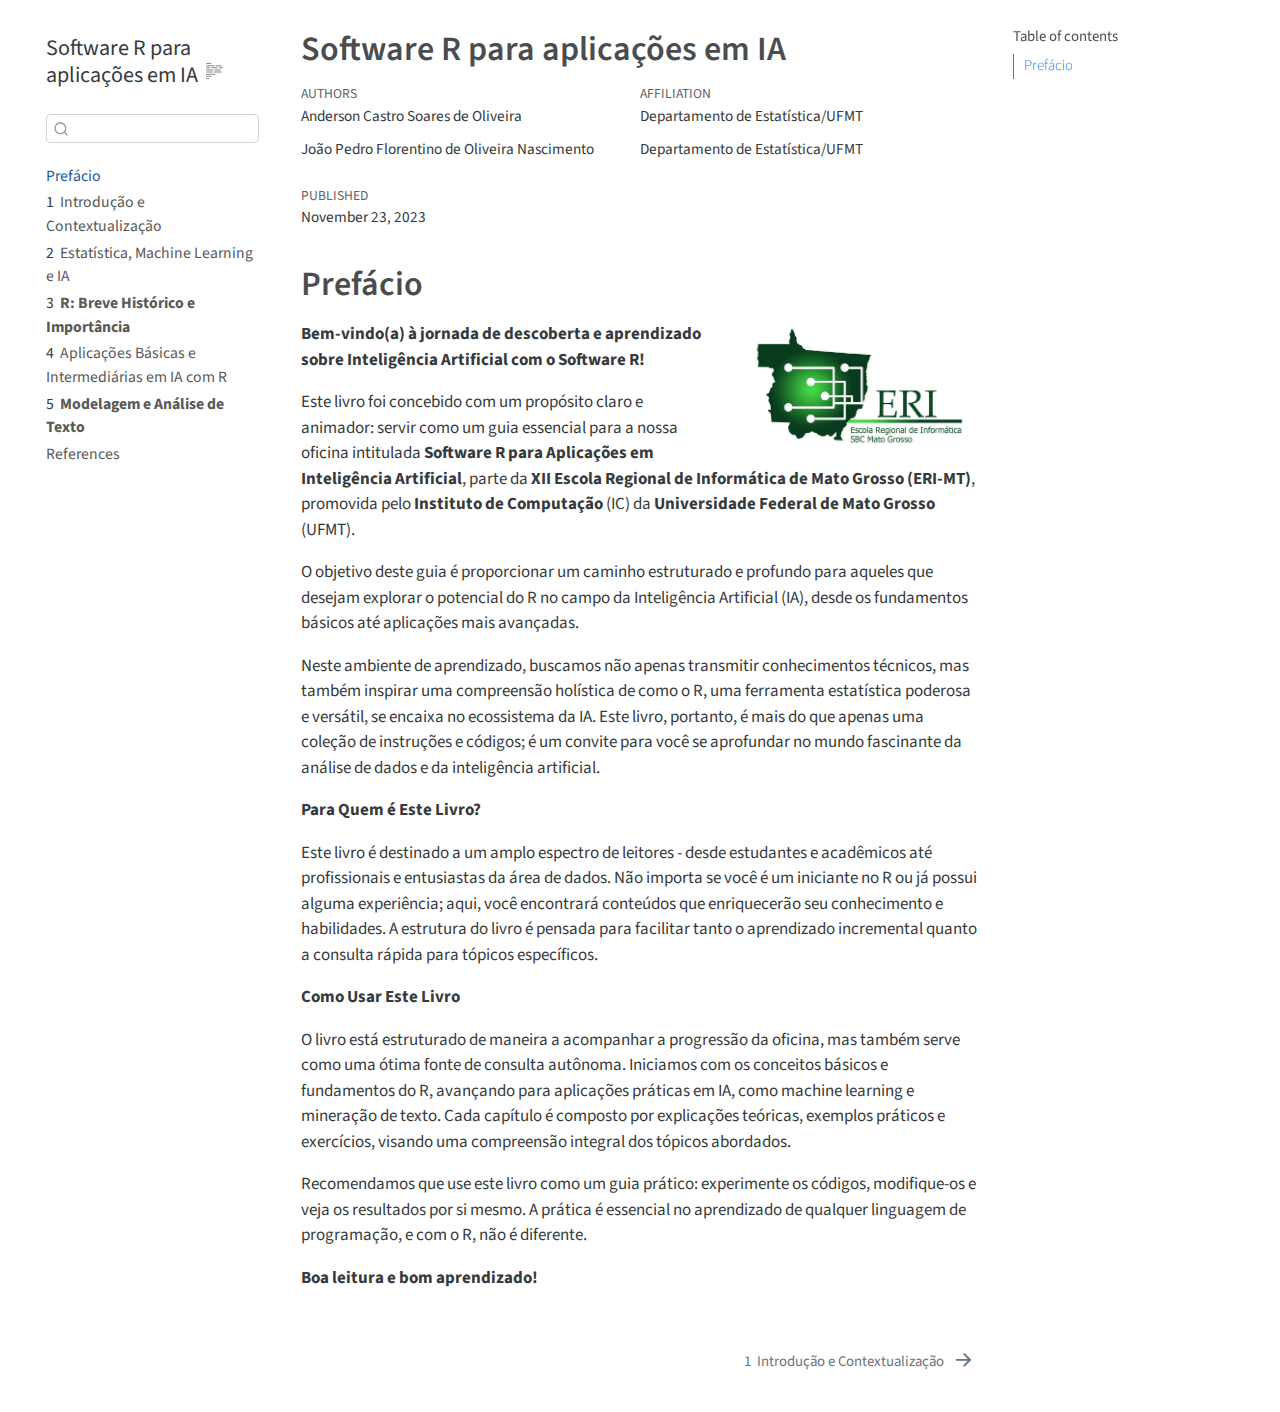
<file: _book/index.html>
<!DOCTYPE html>
<html xmlns="http://www.w3.org/1999/xhtml" lang="en" xml:lang="en"><head>

<meta charset="utf-8">
<meta name="generator" content="quarto-1.3.450">

<meta name="viewport" content="width=device-width, initial-scale=1.0, user-scalable=yes">

<meta name="author" content="Anderson Castro Soares de Oliveira">
<meta name="author" content="João Pedro Florentino de Oliveira Nascimento">
<meta name="dcterms.date" content="2023-11-23">

<title>Software R para aplicações em IA</title>
<style>
code{white-space: pre-wrap;}
span.smallcaps{font-variant: small-caps;}
div.columns{display: flex; gap: min(4vw, 1.5em);}
div.column{flex: auto; overflow-x: auto;}
div.hanging-indent{margin-left: 1.5em; text-indent: -1.5em;}
ul.task-list{list-style: none;}
ul.task-list li input[type="checkbox"] {
  width: 0.8em;
  margin: 0 0.8em 0.2em -1em; /* quarto-specific, see https://github.com/quarto-dev/quarto-cli/issues/4556 */ 
  vertical-align: middle;
}
</style>


<script src="site_libs/quarto-nav/quarto-nav.js"></script>
<script src="site_libs/quarto-nav/headroom.min.js"></script>
<script src="site_libs/clipboard/clipboard.min.js"></script>
<script src="site_libs/quarto-search/autocomplete.umd.js"></script>
<script src="site_libs/quarto-search/fuse.min.js"></script>
<script src="site_libs/quarto-search/quarto-search.js"></script>
<meta name="quarto:offset" content="./">
<link href="./cap1.html" rel="next">
<link href="./imagens/Eri-Logo.jpg" rel="icon" type="image/jpeg">
<script src="site_libs/quarto-html/quarto.js"></script>
<script src="site_libs/quarto-html/popper.min.js"></script>
<script src="site_libs/quarto-html/tippy.umd.min.js"></script>
<script src="site_libs/quarto-html/anchor.min.js"></script>
<link href="site_libs/quarto-html/tippy.css" rel="stylesheet">
<link href="site_libs/quarto-html/quarto-syntax-highlighting.css" rel="stylesheet" id="quarto-text-highlighting-styles">
<script src="site_libs/bootstrap/bootstrap.min.js"></script>
<link href="site_libs/bootstrap/bootstrap-icons.css" rel="stylesheet">
<link href="site_libs/bootstrap/bootstrap.min.css" rel="stylesheet" id="quarto-bootstrap" data-mode="light">
<script id="quarto-search-options" type="application/json">{
  "location": "sidebar",
  "copy-button": false,
  "collapse-after": 3,
  "panel-placement": "start",
  "type": "textbox",
  "limit": 20,
  "language": {
    "search-no-results-text": "No results",
    "search-matching-documents-text": "matching documents",
    "search-copy-link-title": "Copy link to search",
    "search-hide-matches-text": "Hide additional matches",
    "search-more-match-text": "more match in this document",
    "search-more-matches-text": "more matches in this document",
    "search-clear-button-title": "Clear",
    "search-detached-cancel-button-title": "Cancel",
    "search-submit-button-title": "Submit",
    "search-label": "Search"
  }
}</script>


</head>

<body class="nav-sidebar floating">

<div id="quarto-search-results"></div>
  <header id="quarto-header" class="headroom fixed-top">
  <nav class="quarto-secondary-nav">
    <div class="container-fluid d-flex">
      <button type="button" class="quarto-btn-toggle btn" data-bs-toggle="collapse" data-bs-target="#quarto-sidebar,#quarto-sidebar-glass" aria-controls="quarto-sidebar" aria-expanded="false" aria-label="Toggle sidebar navigation" onclick="if (window.quartoToggleHeadroom) { window.quartoToggleHeadroom(); }">
        <i class="bi bi-layout-text-sidebar-reverse"></i>
      </button>
      <nav class="quarto-page-breadcrumbs" aria-label="breadcrumb"><ol class="breadcrumb"><li class="breadcrumb-item"><a href="./index.html">Prefácio</a></li></ol></nav>
      <a class="flex-grow-1" role="button" data-bs-toggle="collapse" data-bs-target="#quarto-sidebar,#quarto-sidebar-glass" aria-controls="quarto-sidebar" aria-expanded="false" aria-label="Toggle sidebar navigation" onclick="if (window.quartoToggleHeadroom) { window.quartoToggleHeadroom(); }">      
      </a>
      <button type="button" class="btn quarto-search-button" aria-label="" onclick="window.quartoOpenSearch();">
        <i class="bi bi-search"></i>
      </button>
    </div>
  </nav>
</header>
<!-- content -->
<div id="quarto-content" class="quarto-container page-columns page-rows-contents page-layout-article">
<!-- sidebar -->
  <nav id="quarto-sidebar" class="sidebar collapse collapse-horizontal sidebar-navigation floating overflow-auto">
    <div class="pt-lg-2 mt-2 text-left sidebar-header">
    <div class="sidebar-title mb-0 py-0">
      <a href="./">Software R para aplicações em IA</a> 
        <div class="sidebar-tools-main">
  <a href="" class="quarto-reader-toggle quarto-navigation-tool px-1" onclick="window.quartoToggleReader(); return false;" title="Toggle reader mode">
  <div class="quarto-reader-toggle-btn">
  <i class="bi"></i>
  </div>
</a>
</div>
    </div>
      </div>
        <div class="mt-2 flex-shrink-0 align-items-center">
        <div class="sidebar-search">
        <div id="quarto-search" class="" title="Search"></div>
        </div>
        </div>
    <div class="sidebar-menu-container"> 
    <ul class="list-unstyled mt-1">
        <li class="sidebar-item">
  <div class="sidebar-item-container"> 
  <a href="./index.html" class="sidebar-item-text sidebar-link active">
 <span class="menu-text">Prefácio</span></a>
  </div>
</li>
        <li class="sidebar-item">
  <div class="sidebar-item-container"> 
  <a href="./cap1.html" class="sidebar-item-text sidebar-link">
 <span class="menu-text"><span class="chapter-number">1</span>&nbsp; <span class="chapter-title">Introdução e Contextualização</span></span></a>
  </div>
</li>
        <li class="sidebar-item">
  <div class="sidebar-item-container"> 
  <a href="./cap2.html" class="sidebar-item-text sidebar-link">
 <span class="menu-text"><span class="chapter-number">2</span>&nbsp; <span class="chapter-title">Estatística, Machine Learning e IA</span></span></a>
  </div>
</li>
        <li class="sidebar-item">
  <div class="sidebar-item-container"> 
  <a href="./cap3.html" class="sidebar-item-text sidebar-link">
 <span class="menu-text"><span class="chapter-number">3</span>&nbsp; <span class="chapter-title"><strong>R: Breve Histórico e Importância</strong></span></span></a>
  </div>
</li>
        <li class="sidebar-item">
  <div class="sidebar-item-container"> 
  <a href="./cap4.html" class="sidebar-item-text sidebar-link">
 <span class="menu-text"><span class="chapter-number">4</span>&nbsp; <span class="chapter-title">Aplicações Básicas e Intermediárias em IA com R</span></span></a>
  </div>
</li>
        <li class="sidebar-item">
  <div class="sidebar-item-container"> 
  <a href="./cap5.html" class="sidebar-item-text sidebar-link">
 <span class="menu-text"><span class="chapter-number">5</span>&nbsp; <span class="chapter-title"><strong>Modelagem e Análise de Texto</strong></span></span></a>
  </div>
</li>
        <li class="sidebar-item">
  <div class="sidebar-item-container"> 
  <a href="./references.html" class="sidebar-item-text sidebar-link">
 <span class="menu-text">References</span></a>
  </div>
</li>
    </ul>
    </div>
</nav>
<div id="quarto-sidebar-glass" data-bs-toggle="collapse" data-bs-target="#quarto-sidebar,#quarto-sidebar-glass"></div>
<!-- margin-sidebar -->
    <div id="quarto-margin-sidebar" class="sidebar margin-sidebar">
        <nav id="TOC" role="doc-toc" class="toc-active">
    <h2 id="toc-title">Table of contents</h2>
   
  <ul>
  <li><a href="#prefácio" id="toc-prefácio" class="nav-link active" data-scroll-target="#prefácio">Prefácio</a></li>
  </ul>
</nav>
    </div>
<!-- main -->
<main class="content" id="quarto-document-content">

<header id="title-block-header" class="quarto-title-block default">
<div class="quarto-title">
<h1 class="title">Software R para aplicações em IA</h1>
</div>


<div class="quarto-title-meta-author">
  <div class="quarto-title-meta-heading">Authors</div>
  <div class="quarto-title-meta-heading">Affiliation</div>
  
    <div class="quarto-title-meta-contents">
    <p class="author">Anderson Castro Soares de Oliveira </p>
  </div>
    <div class="quarto-title-meta-contents">
        <p class="affiliation">
            Departamento de Estatística/UFMT
          </p>
      </div>
      <div class="quarto-title-meta-contents">
    <p class="author">João Pedro Florentino de Oliveira Nascimento </p>
  </div>
    <div class="quarto-title-meta-contents">
        <p class="affiliation">
            Departamento de Estatística/UFMT
          </p>
      </div>
    </div>

<div class="quarto-title-meta">

      
    <div>
    <div class="quarto-title-meta-heading">Published</div>
    <div class="quarto-title-meta-contents">
      <p class="date">November 23, 2023</p>
    </div>
  </div>
  
    
  </div>
  

</header>


<section id="prefácio" class="level1 unnumbered">
<h1 class="unnumbered">Prefácio</h1><p><img src="imagens/Eri-Logo.jpg" title="Software R para aplicações em IA" class="quarto-cover-image img-fluid"></p>
<p><strong>Bem-vindo(a) à jornada de descoberta e aprendizado sobre Inteligência Artificial com o Software R!</strong></p>
<p>Este livro foi concebido com um propósito claro e animador: servir como um guia essencial para a nossa oficina intitulada <strong>Software R para Aplicações em Inteligência Artificial</strong>, parte da <strong>XII Escola Regional de Informática de Mato Grosso (ERI-MT)</strong>, promovida pelo <strong>Instituto de Computação</strong> (IC) da <strong>Universidade Federal de Mato Grosso</strong> (UFMT).</p>
<p>O objetivo deste guia é proporcionar um caminho estruturado e profundo para aqueles que desejam explorar o potencial do R no campo da Inteligência Artificial (IA), desde os fundamentos básicos até aplicações mais avançadas.</p>
<p>Neste ambiente de aprendizado, buscamos não apenas transmitir conhecimentos técnicos, mas também inspirar uma compreensão holística de como o R, uma ferramenta estatística poderosa e versátil, se encaixa no ecossistema da IA. Este livro, portanto, é mais do que apenas uma coleção de instruções e códigos; é um convite para você se aprofundar no mundo fascinante da análise de dados e da inteligência artificial.</p>
<p><strong>Para Quem é Este Livro?</strong></p>
<p>Este livro é destinado a um amplo espectro de leitores - desde estudantes e acadêmicos até profissionais e entusiastas da área de dados. Não importa se você é um iniciante no R ou já possui alguma experiência; aqui, você encontrará conteúdos que enriquecerão seu conhecimento e habilidades. A estrutura do livro é pensada para facilitar tanto o aprendizado incremental quanto a consulta rápida para tópicos específicos.</p>
<p><strong>Como Usar Este Livro</strong></p>
<p>O livro está estruturado de maneira a acompanhar a progressão da oficina, mas também serve como uma ótima fonte de consulta autônoma. Iniciamos com os conceitos básicos e fundamentos do R, avançando para aplicações práticas em IA, como machine learning e mineração de texto. Cada capítulo é composto por explicações teóricas, exemplos práticos e exercícios, visando uma compreensão integral dos tópicos abordados.</p>
<p>Recomendamos que use este livro como um guia prático: experimente os códigos, modifique-os e veja os resultados por si mesmo. A prática é essencial no aprendizado de qualquer linguagem de programação, e com o R, não é diferente.</p>
<p><strong>Boa leitura e bom aprendizado!</strong></p>


</section>

</main> <!-- /main -->
<script id="quarto-html-after-body" type="application/javascript">
window.document.addEventListener("DOMContentLoaded", function (event) {
  const toggleBodyColorMode = (bsSheetEl) => {
    const mode = bsSheetEl.getAttribute("data-mode");
    const bodyEl = window.document.querySelector("body");
    if (mode === "dark") {
      bodyEl.classList.add("quarto-dark");
      bodyEl.classList.remove("quarto-light");
    } else {
      bodyEl.classList.add("quarto-light");
      bodyEl.classList.remove("quarto-dark");
    }
  }
  const toggleBodyColorPrimary = () => {
    const bsSheetEl = window.document.querySelector("link#quarto-bootstrap");
    if (bsSheetEl) {
      toggleBodyColorMode(bsSheetEl);
    }
  }
  toggleBodyColorPrimary();  
  const icon = "";
  const anchorJS = new window.AnchorJS();
  anchorJS.options = {
    placement: 'right',
    icon: icon
  };
  anchorJS.add('.anchored');
  const isCodeAnnotation = (el) => {
    for (const clz of el.classList) {
      if (clz.startsWith('code-annotation-')) {                     
        return true;
      }
    }
    return false;
  }
  const clipboard = new window.ClipboardJS('.code-copy-button', {
    text: function(trigger) {
      const codeEl = trigger.previousElementSibling.cloneNode(true);
      for (const childEl of codeEl.children) {
        if (isCodeAnnotation(childEl)) {
          childEl.remove();
        }
      }
      return codeEl.innerText;
    }
  });
  clipboard.on('success', function(e) {
    // button target
    const button = e.trigger;
    // don't keep focus
    button.blur();
    // flash "checked"
    button.classList.add('code-copy-button-checked');
    var currentTitle = button.getAttribute("title");
    button.setAttribute("title", "Copied!");
    let tooltip;
    if (window.bootstrap) {
      button.setAttribute("data-bs-toggle", "tooltip");
      button.setAttribute("data-bs-placement", "left");
      button.setAttribute("data-bs-title", "Copied!");
      tooltip = new bootstrap.Tooltip(button, 
        { trigger: "manual", 
          customClass: "code-copy-button-tooltip",
          offset: [0, -8]});
      tooltip.show();    
    }
    setTimeout(function() {
      if (tooltip) {
        tooltip.hide();
        button.removeAttribute("data-bs-title");
        button.removeAttribute("data-bs-toggle");
        button.removeAttribute("data-bs-placement");
      }
      button.setAttribute("title", currentTitle);
      button.classList.remove('code-copy-button-checked');
    }, 1000);
    // clear code selection
    e.clearSelection();
  });
  function tippyHover(el, contentFn) {
    const config = {
      allowHTML: true,
      content: contentFn,
      maxWidth: 500,
      delay: 100,
      arrow: false,
      appendTo: function(el) {
          return el.parentElement;
      },
      interactive: true,
      interactiveBorder: 10,
      theme: 'quarto',
      placement: 'bottom-start'
    };
    window.tippy(el, config); 
  }
  const noterefs = window.document.querySelectorAll('a[role="doc-noteref"]');
  for (var i=0; i<noterefs.length; i++) {
    const ref = noterefs[i];
    tippyHover(ref, function() {
      // use id or data attribute instead here
      let href = ref.getAttribute('data-footnote-href') || ref.getAttribute('href');
      try { href = new URL(href).hash; } catch {}
      const id = href.replace(/^#\/?/, "");
      const note = window.document.getElementById(id);
      return note.innerHTML;
    });
  }
      let selectedAnnoteEl;
      const selectorForAnnotation = ( cell, annotation) => {
        let cellAttr = 'data-code-cell="' + cell + '"';
        let lineAttr = 'data-code-annotation="' +  annotation + '"';
        const selector = 'span[' + cellAttr + '][' + lineAttr + ']';
        return selector;
      }
      const selectCodeLines = (annoteEl) => {
        const doc = window.document;
        const targetCell = annoteEl.getAttribute("data-target-cell");
        const targetAnnotation = annoteEl.getAttribute("data-target-annotation");
        const annoteSpan = window.document.querySelector(selectorForAnnotation(targetCell, targetAnnotation));
        const lines = annoteSpan.getAttribute("data-code-lines").split(",");
        const lineIds = lines.map((line) => {
          return targetCell + "-" + line;
        })
        let top = null;
        let height = null;
        let parent = null;
        if (lineIds.length > 0) {
            //compute the position of the single el (top and bottom and make a div)
            const el = window.document.getElementById(lineIds[0]);
            top = el.offsetTop;
            height = el.offsetHeight;
            parent = el.parentElement.parentElement;
          if (lineIds.length > 1) {
            const lastEl = window.document.getElementById(lineIds[lineIds.length - 1]);
            const bottom = lastEl.offsetTop + lastEl.offsetHeight;
            height = bottom - top;
          }
          if (top !== null && height !== null && parent !== null) {
            // cook up a div (if necessary) and position it 
            let div = window.document.getElementById("code-annotation-line-highlight");
            if (div === null) {
              div = window.document.createElement("div");
              div.setAttribute("id", "code-annotation-line-highlight");
              div.style.position = 'absolute';
              parent.appendChild(div);
            }
            div.style.top = top - 2 + "px";
            div.style.height = height + 4 + "px";
            let gutterDiv = window.document.getElementById("code-annotation-line-highlight-gutter");
            if (gutterDiv === null) {
              gutterDiv = window.document.createElement("div");
              gutterDiv.setAttribute("id", "code-annotation-line-highlight-gutter");
              gutterDiv.style.position = 'absolute';
              const codeCell = window.document.getElementById(targetCell);
              const gutter = codeCell.querySelector('.code-annotation-gutter');
              gutter.appendChild(gutterDiv);
            }
            gutterDiv.style.top = top - 2 + "px";
            gutterDiv.style.height = height + 4 + "px";
          }
          selectedAnnoteEl = annoteEl;
        }
      };
      const unselectCodeLines = () => {
        const elementsIds = ["code-annotation-line-highlight", "code-annotation-line-highlight-gutter"];
        elementsIds.forEach((elId) => {
          const div = window.document.getElementById(elId);
          if (div) {
            div.remove();
          }
        });
        selectedAnnoteEl = undefined;
      };
      // Attach click handler to the DT
      const annoteDls = window.document.querySelectorAll('dt[data-target-cell]');
      for (const annoteDlNode of annoteDls) {
        annoteDlNode.addEventListener('click', (event) => {
          const clickedEl = event.target;
          if (clickedEl !== selectedAnnoteEl) {
            unselectCodeLines();
            const activeEl = window.document.querySelector('dt[data-target-cell].code-annotation-active');
            if (activeEl) {
              activeEl.classList.remove('code-annotation-active');
            }
            selectCodeLines(clickedEl);
            clickedEl.classList.add('code-annotation-active');
          } else {
            // Unselect the line
            unselectCodeLines();
            clickedEl.classList.remove('code-annotation-active');
          }
        });
      }
  const findCites = (el) => {
    const parentEl = el.parentElement;
    if (parentEl) {
      const cites = parentEl.dataset.cites;
      if (cites) {
        return {
          el,
          cites: cites.split(' ')
        };
      } else {
        return findCites(el.parentElement)
      }
    } else {
      return undefined;
    }
  };
  var bibliorefs = window.document.querySelectorAll('a[role="doc-biblioref"]');
  for (var i=0; i<bibliorefs.length; i++) {
    const ref = bibliorefs[i];
    const citeInfo = findCites(ref);
    if (citeInfo) {
      tippyHover(citeInfo.el, function() {
        var popup = window.document.createElement('div');
        citeInfo.cites.forEach(function(cite) {
          var citeDiv = window.document.createElement('div');
          citeDiv.classList.add('hanging-indent');
          citeDiv.classList.add('csl-entry');
          var biblioDiv = window.document.getElementById('ref-' + cite);
          if (biblioDiv) {
            citeDiv.innerHTML = biblioDiv.innerHTML;
          }
          popup.appendChild(citeDiv);
        });
        return popup.innerHTML;
      });
    }
  }
});
</script>
<nav class="page-navigation">
  <div class="nav-page nav-page-previous">
  </div>
  <div class="nav-page nav-page-next">
      <a href="./cap1.html" class="pagination-link">
        <span class="nav-page-text"><span class="chapter-number">1</span>&nbsp; <span class="chapter-title">Introdução e Contextualização</span></span> <i class="bi bi-arrow-right-short"></i>
      </a>
  </div>
</nav>
</div> <!-- /content -->



</body></html>
</file>
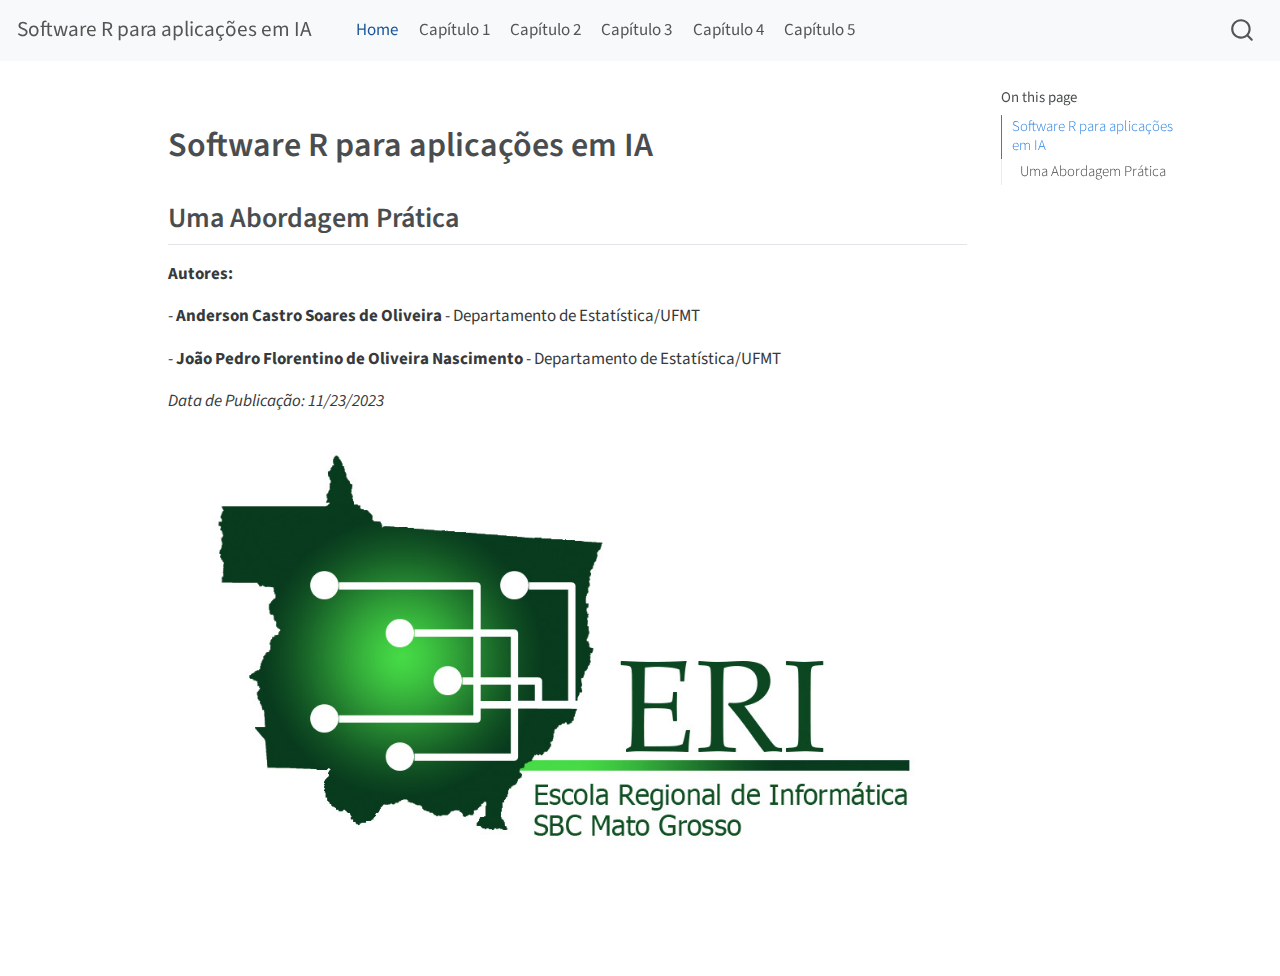
<file: docs/index.html>
<!DOCTYPE html>
<html xmlns="http://www.w3.org/1999/xhtml" lang="en" xml:lang="en"><head>

<meta charset="utf-8">
<meta name="generator" content="quarto-1.3.433">

<meta name="viewport" content="width=device-width, initial-scale=1.0, user-scalable=yes">


<title>Software R para aplicações em IA</title>
<style>
code{white-space: pre-wrap;}
span.smallcaps{font-variant: small-caps;}
div.columns{display: flex; gap: min(4vw, 1.5em);}
div.column{flex: auto; overflow-x: auto;}
div.hanging-indent{margin-left: 1.5em; text-indent: -1.5em;}
ul.task-list{list-style: none;}
ul.task-list li input[type="checkbox"] {
  width: 0.8em;
  margin: 0 0.8em 0.2em -1em; /* quarto-specific, see https://github.com/quarto-dev/quarto-cli/issues/4556 */ 
  vertical-align: middle;
}
</style>


<script src="site_libs/quarto-nav/quarto-nav.js"></script>
<script src="site_libs/quarto-nav/headroom.min.js"></script>
<script src="site_libs/clipboard/clipboard.min.js"></script>
<script src="site_libs/quarto-search/autocomplete.umd.js"></script>
<script src="site_libs/quarto-search/fuse.min.js"></script>
<script src="site_libs/quarto-search/quarto-search.js"></script>
<meta name="quarto:offset" content="./">
<link href="./imagens/Eri-Logo.jpg" rel="icon" type="image/jpeg">
<script src="site_libs/quarto-html/quarto.js"></script>
<script src="site_libs/quarto-html/popper.min.js"></script>
<script src="site_libs/quarto-html/tippy.umd.min.js"></script>
<script src="site_libs/quarto-html/anchor.min.js"></script>
<link href="site_libs/quarto-html/tippy.css" rel="stylesheet">
<link href="site_libs/quarto-html/quarto-syntax-highlighting.css" rel="stylesheet" id="quarto-text-highlighting-styles">
<script src="site_libs/bootstrap/bootstrap.min.js"></script>
<link href="site_libs/bootstrap/bootstrap-icons.css" rel="stylesheet">
<link href="site_libs/bootstrap/bootstrap.min.css" rel="stylesheet" id="quarto-bootstrap" data-mode="light">
<script id="quarto-search-options" type="application/json">{
  "location": "navbar",
  "copy-button": false,
  "collapse-after": 3,
  "panel-placement": "end",
  "type": "overlay",
  "limit": 20,
  "language": {
    "search-no-results-text": "No results",
    "search-matching-documents-text": "matching documents",
    "search-copy-link-title": "Copy link to search",
    "search-hide-matches-text": "Hide additional matches",
    "search-more-match-text": "more match in this document",
    "search-more-matches-text": "more matches in this document",
    "search-clear-button-title": "Clear",
    "search-detached-cancel-button-title": "Cancel",
    "search-submit-button-title": "Submit",
    "search-label": "Search"
  }
}</script>


</head>

<body class="nav-fixed">

<div id="quarto-search-results"></div>
  <header id="quarto-header" class="headroom fixed-top">
    <nav class="navbar navbar-expand-lg navbar-dark ">
      <div class="navbar-container container-fluid">
      <div class="navbar-brand-container">
    <a class="navbar-brand" href="./index.html">
    <span class="navbar-title">Software R para aplicações em IA</span>
    </a>
  </div>
            <div id="quarto-search" class="" title="Search"></div>
          <button class="navbar-toggler" type="button" data-bs-toggle="collapse" data-bs-target="#navbarCollapse" aria-controls="navbarCollapse" aria-expanded="false" aria-label="Toggle navigation" onclick="if (window.quartoToggleHeadroom) { window.quartoToggleHeadroom(); }">
  <span class="navbar-toggler-icon"></span>
</button>
          <div class="collapse navbar-collapse" id="navbarCollapse">
            <ul class="navbar-nav navbar-nav-scroll me-auto">
  <li class="nav-item">
    <a class="nav-link active" href="./index.html" rel="" target="" aria-current="page">
 <span class="menu-text">Home</span></a>
  </li>  
  <li class="nav-item">
    <a class="nav-link" href="./cap1.html" rel="" target="">
 <span class="menu-text">Capítulo 1</span></a>
  </li>  
  <li class="nav-item">
    <a class="nav-link" href="./cap2.html" rel="" target="">
 <span class="menu-text">Capítulo 2</span></a>
  </li>  
  <li class="nav-item">
    <a class="nav-link" href="./cap3.html" rel="" target="">
 <span class="menu-text">Capítulo 3</span></a>
  </li>  
  <li class="nav-item">
    <a class="nav-link" href="./cap4.html" rel="" target="">
 <span class="menu-text">Capítulo 4</span></a>
  </li>  
  <li class="nav-item">
    <a class="nav-link" href="./cap5.html" rel="" target="">
 <span class="menu-text">Capítulo 5</span></a>
  </li>  
</ul>
            <div class="quarto-navbar-tools ms-auto">
</div>
          </div> <!-- /navcollapse -->
      </div> <!-- /container-fluid -->
    </nav>
</header>
<!-- content -->
<div id="quarto-content" class="quarto-container page-columns page-rows-contents page-layout-article page-navbar">
<!-- sidebar -->
<!-- margin-sidebar -->
    <div id="quarto-margin-sidebar" class="sidebar margin-sidebar">
        <nav id="TOC" role="doc-toc" class="toc-active">
    <h2 id="toc-title">On this page</h2>
   
  <ul>
  <li><a href="#software-r-para-aplicações-em-ia" id="toc-software-r-para-aplicações-em-ia" class="nav-link active" data-scroll-target="#software-r-para-aplicações-em-ia">Software R para aplicações em IA</a>
  <ul class="collapse">
  <li><a href="#uma-abordagem-prática" id="toc-uma-abordagem-prática" class="nav-link" data-scroll-target="#uma-abordagem-prática">Uma Abordagem Prática</a></li>
  </ul></li>
  </ul>
</nav>
    </div>
<!-- main -->
<main class="content" id="quarto-document-content">



<section id="software-r-para-aplicações-em-ia" class="level1">
<h1>Software R para aplicações em IA</h1>
<section id="uma-abordagem-prática" class="level2">
<h2 class="anchored" data-anchor-id="uma-abordagem-prática">Uma Abordagem Prática</h2>
<p><strong>Autores:</strong></p>
<p>- <strong>Anderson Castro Soares de Oliveira</strong> - Departamento de Estatística/UFMT</p>
<p>- <strong>João Pedro Florentino de Oliveira Nascimento</strong> - Departamento de Estatística/UFMT</p>
<p><em>Data de Publicação: 11/23/2023</em></p>
<p><img src="imagens/Eri-Logo.jpg" class="img-fluid"></p>


</section>
</section>

</main> <!-- /main -->
<script id="quarto-html-after-body" type="application/javascript">
window.document.addEventListener("DOMContentLoaded", function (event) {
  const toggleBodyColorMode = (bsSheetEl) => {
    const mode = bsSheetEl.getAttribute("data-mode");
    const bodyEl = window.document.querySelector("body");
    if (mode === "dark") {
      bodyEl.classList.add("quarto-dark");
      bodyEl.classList.remove("quarto-light");
    } else {
      bodyEl.classList.add("quarto-light");
      bodyEl.classList.remove("quarto-dark");
    }
  }
  const toggleBodyColorPrimary = () => {
    const bsSheetEl = window.document.querySelector("link#quarto-bootstrap");
    if (bsSheetEl) {
      toggleBodyColorMode(bsSheetEl);
    }
  }
  toggleBodyColorPrimary();  
  const icon = "";
  const anchorJS = new window.AnchorJS();
  anchorJS.options = {
    placement: 'right',
    icon: icon
  };
  anchorJS.add('.anchored');
  const isCodeAnnotation = (el) => {
    for (const clz of el.classList) {
      if (clz.startsWith('code-annotation-')) {                     
        return true;
      }
    }
    return false;
  }
  const clipboard = new window.ClipboardJS('.code-copy-button', {
    text: function(trigger) {
      const codeEl = trigger.previousElementSibling.cloneNode(true);
      for (const childEl of codeEl.children) {
        if (isCodeAnnotation(childEl)) {
          childEl.remove();
        }
      }
      return codeEl.innerText;
    }
  });
  clipboard.on('success', function(e) {
    // button target
    const button = e.trigger;
    // don't keep focus
    button.blur();
    // flash "checked"
    button.classList.add('code-copy-button-checked');
    var currentTitle = button.getAttribute("title");
    button.setAttribute("title", "Copied!");
    let tooltip;
    if (window.bootstrap) {
      button.setAttribute("data-bs-toggle", "tooltip");
      button.setAttribute("data-bs-placement", "left");
      button.setAttribute("data-bs-title", "Copied!");
      tooltip = new bootstrap.Tooltip(button, 
        { trigger: "manual", 
          customClass: "code-copy-button-tooltip",
          offset: [0, -8]});
      tooltip.show();    
    }
    setTimeout(function() {
      if (tooltip) {
        tooltip.hide();
        button.removeAttribute("data-bs-title");
        button.removeAttribute("data-bs-toggle");
        button.removeAttribute("data-bs-placement");
      }
      button.setAttribute("title", currentTitle);
      button.classList.remove('code-copy-button-checked');
    }, 1000);
    // clear code selection
    e.clearSelection();
  });
  function tippyHover(el, contentFn) {
    const config = {
      allowHTML: true,
      content: contentFn,
      maxWidth: 500,
      delay: 100,
      arrow: false,
      appendTo: function(el) {
          return el.parentElement;
      },
      interactive: true,
      interactiveBorder: 10,
      theme: 'quarto',
      placement: 'bottom-start'
    };
    window.tippy(el, config); 
  }
  const noterefs = window.document.querySelectorAll('a[role="doc-noteref"]');
  for (var i=0; i<noterefs.length; i++) {
    const ref = noterefs[i];
    tippyHover(ref, function() {
      // use id or data attribute instead here
      let href = ref.getAttribute('data-footnote-href') || ref.getAttribute('href');
      try { href = new URL(href).hash; } catch {}
      const id = href.replace(/^#\/?/, "");
      const note = window.document.getElementById(id);
      return note.innerHTML;
    });
  }
      let selectedAnnoteEl;
      const selectorForAnnotation = ( cell, annotation) => {
        let cellAttr = 'data-code-cell="' + cell + '"';
        let lineAttr = 'data-code-annotation="' +  annotation + '"';
        const selector = 'span[' + cellAttr + '][' + lineAttr + ']';
        return selector;
      }
      const selectCodeLines = (annoteEl) => {
        const doc = window.document;
        const targetCell = annoteEl.getAttribute("data-target-cell");
        const targetAnnotation = annoteEl.getAttribute("data-target-annotation");
        const annoteSpan = window.document.querySelector(selectorForAnnotation(targetCell, targetAnnotation));
        const lines = annoteSpan.getAttribute("data-code-lines").split(",");
        const lineIds = lines.map((line) => {
          return targetCell + "-" + line;
        })
        let top = null;
        let height = null;
        let parent = null;
        if (lineIds.length > 0) {
            //compute the position of the single el (top and bottom and make a div)
            const el = window.document.getElementById(lineIds[0]);
            top = el.offsetTop;
            height = el.offsetHeight;
            parent = el.parentElement.parentElement;
          if (lineIds.length > 1) {
            const lastEl = window.document.getElementById(lineIds[lineIds.length - 1]);
            const bottom = lastEl.offsetTop + lastEl.offsetHeight;
            height = bottom - top;
          }
          if (top !== null && height !== null && parent !== null) {
            // cook up a div (if necessary) and position it 
            let div = window.document.getElementById("code-annotation-line-highlight");
            if (div === null) {
              div = window.document.createElement("div");
              div.setAttribute("id", "code-annotation-line-highlight");
              div.style.position = 'absolute';
              parent.appendChild(div);
            }
            div.style.top = top - 2 + "px";
            div.style.height = height + 4 + "px";
            let gutterDiv = window.document.getElementById("code-annotation-line-highlight-gutter");
            if (gutterDiv === null) {
              gutterDiv = window.document.createElement("div");
              gutterDiv.setAttribute("id", "code-annotation-line-highlight-gutter");
              gutterDiv.style.position = 'absolute';
              const codeCell = window.document.getElementById(targetCell);
              const gutter = codeCell.querySelector('.code-annotation-gutter');
              gutter.appendChild(gutterDiv);
            }
            gutterDiv.style.top = top - 2 + "px";
            gutterDiv.style.height = height + 4 + "px";
          }
          selectedAnnoteEl = annoteEl;
        }
      };
      const unselectCodeLines = () => {
        const elementsIds = ["code-annotation-line-highlight", "code-annotation-line-highlight-gutter"];
        elementsIds.forEach((elId) => {
          const div = window.document.getElementById(elId);
          if (div) {
            div.remove();
          }
        });
        selectedAnnoteEl = undefined;
      };
      // Attach click handler to the DT
      const annoteDls = window.document.querySelectorAll('dt[data-target-cell]');
      for (const annoteDlNode of annoteDls) {
        annoteDlNode.addEventListener('click', (event) => {
          const clickedEl = event.target;
          if (clickedEl !== selectedAnnoteEl) {
            unselectCodeLines();
            const activeEl = window.document.querySelector('dt[data-target-cell].code-annotation-active');
            if (activeEl) {
              activeEl.classList.remove('code-annotation-active');
            }
            selectCodeLines(clickedEl);
            clickedEl.classList.add('code-annotation-active');
          } else {
            // Unselect the line
            unselectCodeLines();
            clickedEl.classList.remove('code-annotation-active');
          }
        });
      }
  const findCites = (el) => {
    const parentEl = el.parentElement;
    if (parentEl) {
      const cites = parentEl.dataset.cites;
      if (cites) {
        return {
          el,
          cites: cites.split(' ')
        };
      } else {
        return findCites(el.parentElement)
      }
    } else {
      return undefined;
    }
  };
  var bibliorefs = window.document.querySelectorAll('a[role="doc-biblioref"]');
  for (var i=0; i<bibliorefs.length; i++) {
    const ref = bibliorefs[i];
    const citeInfo = findCites(ref);
    if (citeInfo) {
      tippyHover(citeInfo.el, function() {
        var popup = window.document.createElement('div');
        citeInfo.cites.forEach(function(cite) {
          var citeDiv = window.document.createElement('div');
          citeDiv.classList.add('hanging-indent');
          citeDiv.classList.add('csl-entry');
          var biblioDiv = window.document.getElementById('ref-' + cite);
          if (biblioDiv) {
            citeDiv.innerHTML = biblioDiv.innerHTML;
          }
          popup.appendChild(citeDiv);
        });
        return popup.innerHTML;
      });
    }
  }
});
</script>
</div> <!-- /content -->



</body></html>
</file>
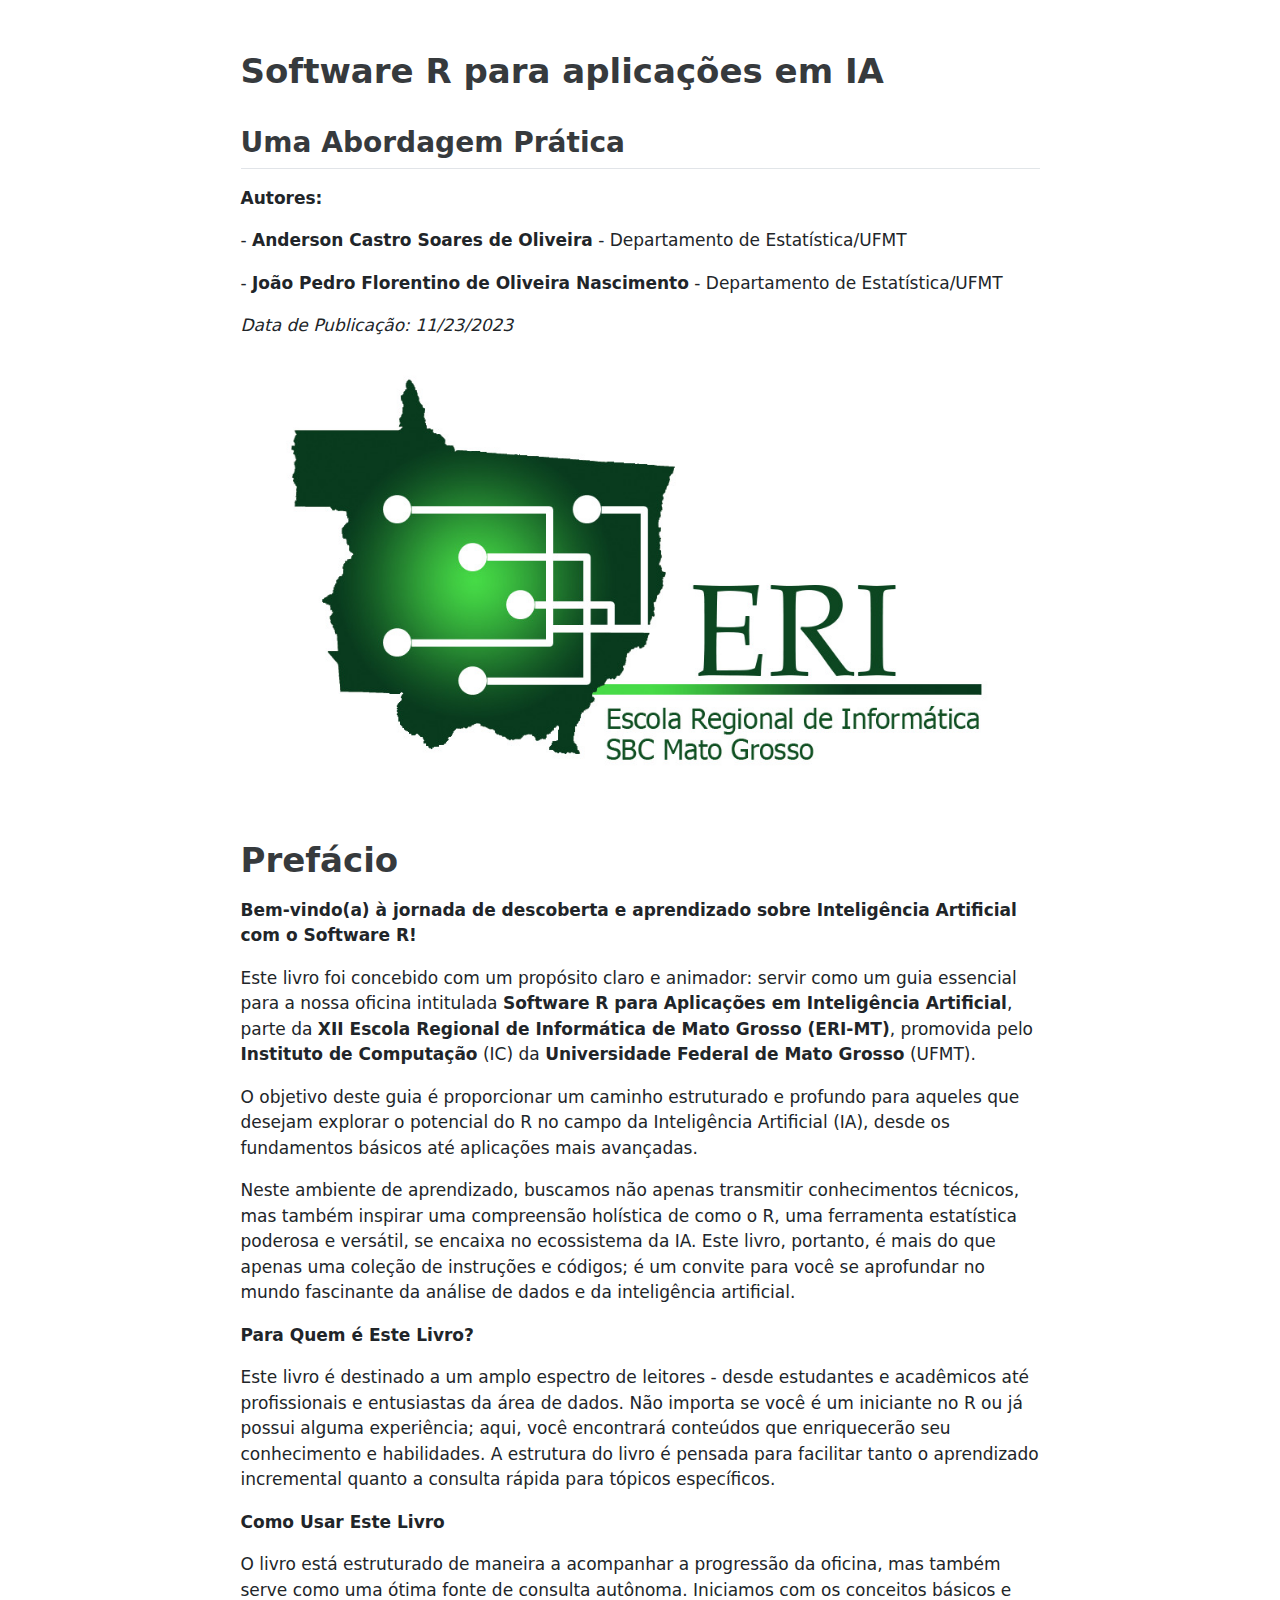
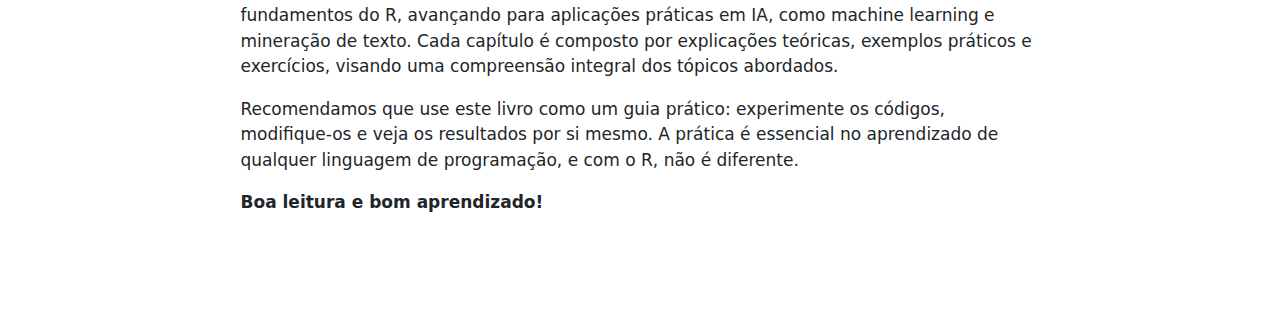
<file: README.html>
<!DOCTYPE html>
<html xmlns="http://www.w3.org/1999/xhtml" lang="en" xml:lang="en"><head>

<meta charset="utf-8">
<meta name="generator" content="quarto-1.3.433">

<meta name="viewport" content="width=device-width, initial-scale=1.0, user-scalable=yes">


<title>readme</title>
<style>
code{white-space: pre-wrap;}
span.smallcaps{font-variant: small-caps;}
div.columns{display: flex; gap: min(4vw, 1.5em);}
div.column{flex: auto; overflow-x: auto;}
div.hanging-indent{margin-left: 1.5em; text-indent: -1.5em;}
ul.task-list{list-style: none;}
ul.task-list li input[type="checkbox"] {
  width: 0.8em;
  margin: 0 0.8em 0.2em -1em; /* quarto-specific, see https://github.com/quarto-dev/quarto-cli/issues/4556 */ 
  vertical-align: middle;
}
</style>


<script src="README_files/libs/clipboard/clipboard.min.js"></script>
<script src="README_files/libs/quarto-html/quarto.js"></script>
<script src="README_files/libs/quarto-html/popper.min.js"></script>
<script src="README_files/libs/quarto-html/tippy.umd.min.js"></script>
<script src="README_files/libs/quarto-html/anchor.min.js"></script>
<link href="README_files/libs/quarto-html/tippy.css" rel="stylesheet">
<link href="README_files/libs/quarto-html/quarto-syntax-highlighting.css" rel="stylesheet" id="quarto-text-highlighting-styles">
<script src="README_files/libs/bootstrap/bootstrap.min.js"></script>
<link href="README_files/libs/bootstrap/bootstrap-icons.css" rel="stylesheet">
<link href="README_files/libs/bootstrap/bootstrap.min.css" rel="stylesheet" id="quarto-bootstrap" data-mode="light">


</head>

<body class="fullcontent">

<div id="quarto-content" class="page-columns page-rows-contents page-layout-article">

<main class="content" id="quarto-document-content">



<section id="software-r-para-aplicações-em-ia" class="level1">
<h1>Software R para aplicações em IA</h1>
<section id="uma-abordagem-prática" class="level2">
<h2 class="anchored" data-anchor-id="uma-abordagem-prática">Uma Abordagem Prática</h2>
<p><strong>Autores:</strong></p>
<p>- <strong>Anderson Castro Soares de Oliveira</strong> - Departamento de Estatística/UFMT</p>
<p>- <strong>João Pedro Florentino de Oliveira Nascimento</strong> - Departamento de Estatística/UFMT</p>
<p><em>Data de Publicação: 11/23/2023</em></p>
<p><img src="imagens/Eri-Logo.jpg" class="img-fluid"></p>
</section>
</section>
<section id="prefácio" class="level1 unnumbered">
<h1 class="unnumbered">Prefácio</h1>
<p><strong>Bem-vindo(a) à jornada de descoberta e aprendizado sobre Inteligência Artificial com o Software R!</strong></p>
<p>Este livro foi concebido com um propósito claro e animador: servir como um guia essencial para a nossa oficina intitulada <strong>Software R para Aplicações em Inteligência Artificial</strong>, parte da <strong>XII Escola Regional de Informática de Mato Grosso (ERI-MT)</strong>, promovida pelo <strong>Instituto de Computação</strong> (IC) da <strong>Universidade Federal de Mato Grosso</strong> (UFMT).</p>
<p>O objetivo deste guia é proporcionar um caminho estruturado e profundo para aqueles que desejam explorar o potencial do R no campo da Inteligência Artificial (IA), desde os fundamentos básicos até aplicações mais avançadas.</p>
<p>Neste ambiente de aprendizado, buscamos não apenas transmitir conhecimentos técnicos, mas também inspirar uma compreensão holística de como o R, uma ferramenta estatística poderosa e versátil, se encaixa no ecossistema da IA. Este livro, portanto, é mais do que apenas uma coleção de instruções e códigos; é um convite para você se aprofundar no mundo fascinante da análise de dados e da inteligência artificial.</p>
<p><strong>Para Quem é Este Livro?</strong></p>
<p>Este livro é destinado a um amplo espectro de leitores - desde estudantes e acadêmicos até profissionais e entusiastas da área de dados. Não importa se você é um iniciante no R ou já possui alguma experiência; aqui, você encontrará conteúdos que enriquecerão seu conhecimento e habilidades. A estrutura do livro é pensada para facilitar tanto o aprendizado incremental quanto a consulta rápida para tópicos específicos.</p>
<p><strong>Como Usar Este Livro</strong></p>
<p>O livro está estruturado de maneira a acompanhar a progressão da oficina, mas também serve como uma ótima fonte de consulta autônoma. Iniciamos com os conceitos básicos e fundamentos do R, avançando para aplicações práticas em IA, como machine learning e mineração de texto. Cada capítulo é composto por explicações teóricas, exemplos práticos e exercícios, visando uma compreensão integral dos tópicos abordados.</p>
<p>Recomendamos que use este livro como um guia prático: experimente os códigos, modifique-os e veja os resultados por si mesmo. A prática é essencial no aprendizado de qualquer linguagem de programação, e com o R, não é diferente.</p>
<p><strong>Boa leitura e bom aprendizado!</strong></p>
</section>

</main>
<!-- /main column -->
<script id="quarto-html-after-body" type="application/javascript">
window.document.addEventListener("DOMContentLoaded", function (event) {
  const toggleBodyColorMode = (bsSheetEl) => {
    const mode = bsSheetEl.getAttribute("data-mode");
    const bodyEl = window.document.querySelector("body");
    if (mode === "dark") {
      bodyEl.classList.add("quarto-dark");
      bodyEl.classList.remove("quarto-light");
    } else {
      bodyEl.classList.add("quarto-light");
      bodyEl.classList.remove("quarto-dark");
    }
  }
  const toggleBodyColorPrimary = () => {
    const bsSheetEl = window.document.querySelector("link#quarto-bootstrap");
    if (bsSheetEl) {
      toggleBodyColorMode(bsSheetEl);
    }
  }
  toggleBodyColorPrimary();  
  const icon = "";
  const anchorJS = new window.AnchorJS();
  anchorJS.options = {
    placement: 'right',
    icon: icon
  };
  anchorJS.add('.anchored');
  const isCodeAnnotation = (el) => {
    for (const clz of el.classList) {
      if (clz.startsWith('code-annotation-')) {                     
        return true;
      }
    }
    return false;
  }
  const clipboard = new window.ClipboardJS('.code-copy-button', {
    text: function(trigger) {
      const codeEl = trigger.previousElementSibling.cloneNode(true);
      for (const childEl of codeEl.children) {
        if (isCodeAnnotation(childEl)) {
          childEl.remove();
        }
      }
      return codeEl.innerText;
    }
  });
  clipboard.on('success', function(e) {
    // button target
    const button = e.trigger;
    // don't keep focus
    button.blur();
    // flash "checked"
    button.classList.add('code-copy-button-checked');
    var currentTitle = button.getAttribute("title");
    button.setAttribute("title", "Copied!");
    let tooltip;
    if (window.bootstrap) {
      button.setAttribute("data-bs-toggle", "tooltip");
      button.setAttribute("data-bs-placement", "left");
      button.setAttribute("data-bs-title", "Copied!");
      tooltip = new bootstrap.Tooltip(button, 
        { trigger: "manual", 
          customClass: "code-copy-button-tooltip",
          offset: [0, -8]});
      tooltip.show();    
    }
    setTimeout(function() {
      if (tooltip) {
        tooltip.hide();
        button.removeAttribute("data-bs-title");
        button.removeAttribute("data-bs-toggle");
        button.removeAttribute("data-bs-placement");
      }
      button.setAttribute("title", currentTitle);
      button.classList.remove('code-copy-button-checked');
    }, 1000);
    // clear code selection
    e.clearSelection();
  });
  function tippyHover(el, contentFn) {
    const config = {
      allowHTML: true,
      content: contentFn,
      maxWidth: 500,
      delay: 100,
      arrow: false,
      appendTo: function(el) {
          return el.parentElement;
      },
      interactive: true,
      interactiveBorder: 10,
      theme: 'quarto',
      placement: 'bottom-start'
    };
    window.tippy(el, config); 
  }
  const noterefs = window.document.querySelectorAll('a[role="doc-noteref"]');
  for (var i=0; i<noterefs.length; i++) {
    const ref = noterefs[i];
    tippyHover(ref, function() {
      // use id or data attribute instead here
      let href = ref.getAttribute('data-footnote-href') || ref.getAttribute('href');
      try { href = new URL(href).hash; } catch {}
      const id = href.replace(/^#\/?/, "");
      const note = window.document.getElementById(id);
      return note.innerHTML;
    });
  }
      let selectedAnnoteEl;
      const selectorForAnnotation = ( cell, annotation) => {
        let cellAttr = 'data-code-cell="' + cell + '"';
        let lineAttr = 'data-code-annotation="' +  annotation + '"';
        const selector = 'span[' + cellAttr + '][' + lineAttr + ']';
        return selector;
      }
      const selectCodeLines = (annoteEl) => {
        const doc = window.document;
        const targetCell = annoteEl.getAttribute("data-target-cell");
        const targetAnnotation = annoteEl.getAttribute("data-target-annotation");
        const annoteSpan = window.document.querySelector(selectorForAnnotation(targetCell, targetAnnotation));
        const lines = annoteSpan.getAttribute("data-code-lines").split(",");
        const lineIds = lines.map((line) => {
          return targetCell + "-" + line;
        })
        let top = null;
        let height = null;
        let parent = null;
        if (lineIds.length > 0) {
            //compute the position of the single el (top and bottom and make a div)
            const el = window.document.getElementById(lineIds[0]);
            top = el.offsetTop;
            height = el.offsetHeight;
            parent = el.parentElement.parentElement;
          if (lineIds.length > 1) {
            const lastEl = window.document.getElementById(lineIds[lineIds.length - 1]);
            const bottom = lastEl.offsetTop + lastEl.offsetHeight;
            height = bottom - top;
          }
          if (top !== null && height !== null && parent !== null) {
            // cook up a div (if necessary) and position it 
            let div = window.document.getElementById("code-annotation-line-highlight");
            if (div === null) {
              div = window.document.createElement("div");
              div.setAttribute("id", "code-annotation-line-highlight");
              div.style.position = 'absolute';
              parent.appendChild(div);
            }
            div.style.top = top - 2 + "px";
            div.style.height = height + 4 + "px";
            let gutterDiv = window.document.getElementById("code-annotation-line-highlight-gutter");
            if (gutterDiv === null) {
              gutterDiv = window.document.createElement("div");
              gutterDiv.setAttribute("id", "code-annotation-line-highlight-gutter");
              gutterDiv.style.position = 'absolute';
              const codeCell = window.document.getElementById(targetCell);
              const gutter = codeCell.querySelector('.code-annotation-gutter');
              gutter.appendChild(gutterDiv);
            }
            gutterDiv.style.top = top - 2 + "px";
            gutterDiv.style.height = height + 4 + "px";
          }
          selectedAnnoteEl = annoteEl;
        }
      };
      const unselectCodeLines = () => {
        const elementsIds = ["code-annotation-line-highlight", "code-annotation-line-highlight-gutter"];
        elementsIds.forEach((elId) => {
          const div = window.document.getElementById(elId);
          if (div) {
            div.remove();
          }
        });
        selectedAnnoteEl = undefined;
      };
      // Attach click handler to the DT
      const annoteDls = window.document.querySelectorAll('dt[data-target-cell]');
      for (const annoteDlNode of annoteDls) {
        annoteDlNode.addEventListener('click', (event) => {
          const clickedEl = event.target;
          if (clickedEl !== selectedAnnoteEl) {
            unselectCodeLines();
            const activeEl = window.document.querySelector('dt[data-target-cell].code-annotation-active');
            if (activeEl) {
              activeEl.classList.remove('code-annotation-active');
            }
            selectCodeLines(clickedEl);
            clickedEl.classList.add('code-annotation-active');
          } else {
            // Unselect the line
            unselectCodeLines();
            clickedEl.classList.remove('code-annotation-active');
          }
        });
      }
  const findCites = (el) => {
    const parentEl = el.parentElement;
    if (parentEl) {
      const cites = parentEl.dataset.cites;
      if (cites) {
        return {
          el,
          cites: cites.split(' ')
        };
      } else {
        return findCites(el.parentElement)
      }
    } else {
      return undefined;
    }
  };
  var bibliorefs = window.document.querySelectorAll('a[role="doc-biblioref"]');
  for (var i=0; i<bibliorefs.length; i++) {
    const ref = bibliorefs[i];
    const citeInfo = findCites(ref);
    if (citeInfo) {
      tippyHover(citeInfo.el, function() {
        var popup = window.document.createElement('div');
        citeInfo.cites.forEach(function(cite) {
          var citeDiv = window.document.createElement('div');
          citeDiv.classList.add('hanging-indent');
          citeDiv.classList.add('csl-entry');
          var biblioDiv = window.document.getElementById('ref-' + cite);
          if (biblioDiv) {
            citeDiv.innerHTML = biblioDiv.innerHTML;
          }
          popup.appendChild(citeDiv);
        });
        return popup.innerHTML;
      });
    }
  }
});
</script>
</div> <!-- /content -->



</body></html>
</file>
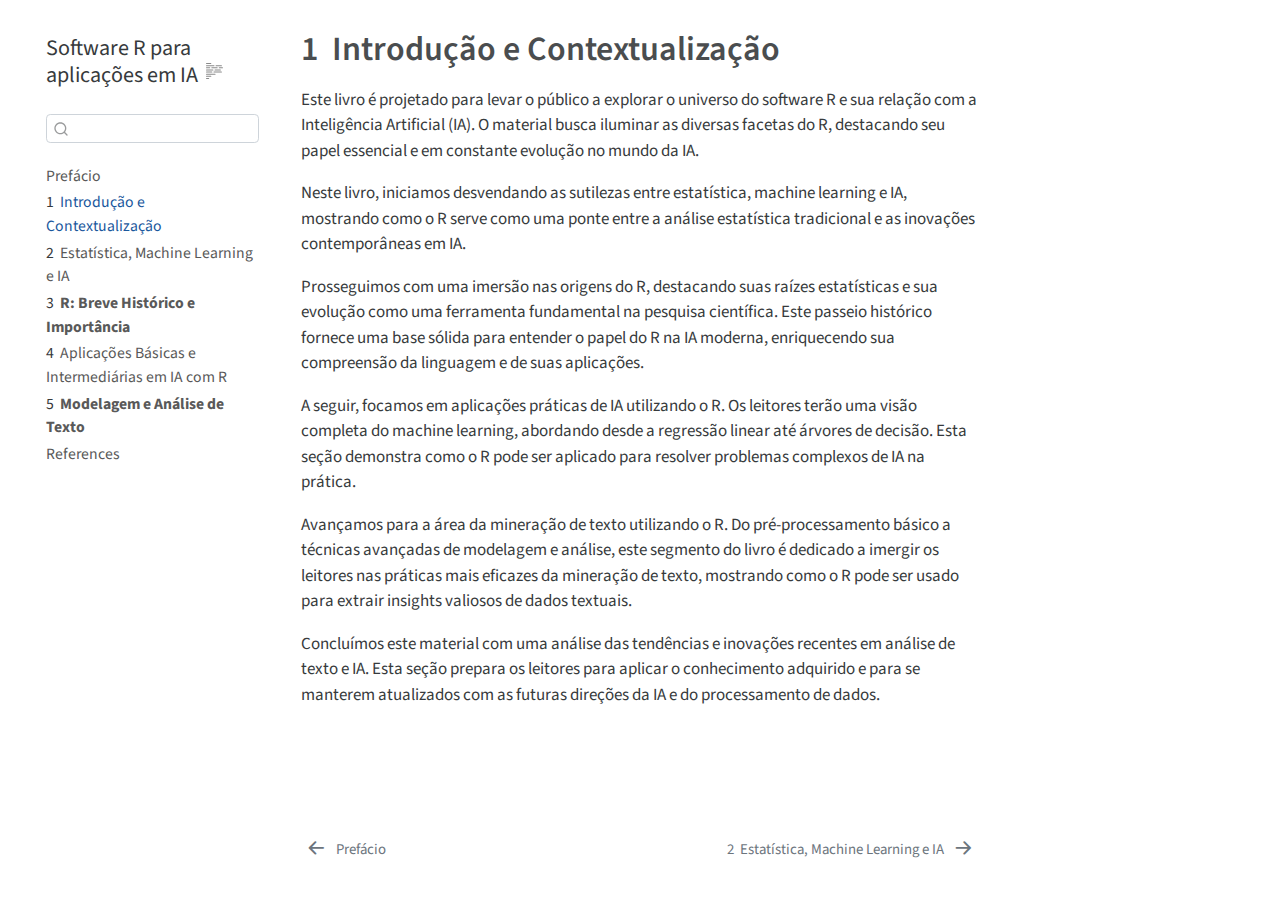
<file: _book/cap1.html>
<!DOCTYPE html>
<html xmlns="http://www.w3.org/1999/xhtml" lang="en" xml:lang="en"><head>

<meta charset="utf-8">
<meta name="generator" content="quarto-1.3.450">

<meta name="viewport" content="width=device-width, initial-scale=1.0, user-scalable=yes">


<title>Software R para aplicações em IA - 1&nbsp; Introdução e Contextualização</title>
<style>
code{white-space: pre-wrap;}
span.smallcaps{font-variant: small-caps;}
div.columns{display: flex; gap: min(4vw, 1.5em);}
div.column{flex: auto; overflow-x: auto;}
div.hanging-indent{margin-left: 1.5em; text-indent: -1.5em;}
ul.task-list{list-style: none;}
ul.task-list li input[type="checkbox"] {
  width: 0.8em;
  margin: 0 0.8em 0.2em -1em; /* quarto-specific, see https://github.com/quarto-dev/quarto-cli/issues/4556 */ 
  vertical-align: middle;
}
</style>


<script src="site_libs/quarto-nav/quarto-nav.js"></script>
<script src="site_libs/quarto-nav/headroom.min.js"></script>
<script src="site_libs/clipboard/clipboard.min.js"></script>
<script src="site_libs/quarto-search/autocomplete.umd.js"></script>
<script src="site_libs/quarto-search/fuse.min.js"></script>
<script src="site_libs/quarto-search/quarto-search.js"></script>
<meta name="quarto:offset" content="./">
<link href="./cap2.html" rel="next">
<link href="./index.html" rel="prev">
<link href="./imagens/Eri-Logo.jpg" rel="icon" type="image/jpeg">
<script src="site_libs/quarto-html/quarto.js"></script>
<script src="site_libs/quarto-html/popper.min.js"></script>
<script src="site_libs/quarto-html/tippy.umd.min.js"></script>
<script src="site_libs/quarto-html/anchor.min.js"></script>
<link href="site_libs/quarto-html/tippy.css" rel="stylesheet">
<link href="site_libs/quarto-html/quarto-syntax-highlighting.css" rel="stylesheet" id="quarto-text-highlighting-styles">
<script src="site_libs/bootstrap/bootstrap.min.js"></script>
<link href="site_libs/bootstrap/bootstrap-icons.css" rel="stylesheet">
<link href="site_libs/bootstrap/bootstrap.min.css" rel="stylesheet" id="quarto-bootstrap" data-mode="light">
<script id="quarto-search-options" type="application/json">{
  "location": "sidebar",
  "copy-button": false,
  "collapse-after": 3,
  "panel-placement": "start",
  "type": "textbox",
  "limit": 20,
  "language": {
    "search-no-results-text": "No results",
    "search-matching-documents-text": "matching documents",
    "search-copy-link-title": "Copy link to search",
    "search-hide-matches-text": "Hide additional matches",
    "search-more-match-text": "more match in this document",
    "search-more-matches-text": "more matches in this document",
    "search-clear-button-title": "Clear",
    "search-detached-cancel-button-title": "Cancel",
    "search-submit-button-title": "Submit",
    "search-label": "Search"
  }
}</script>


</head>

<body class="nav-sidebar floating">

<div id="quarto-search-results"></div>
  <header id="quarto-header" class="headroom fixed-top">
  <nav class="quarto-secondary-nav">
    <div class="container-fluid d-flex">
      <button type="button" class="quarto-btn-toggle btn" data-bs-toggle="collapse" data-bs-target="#quarto-sidebar,#quarto-sidebar-glass" aria-controls="quarto-sidebar" aria-expanded="false" aria-label="Toggle sidebar navigation" onclick="if (window.quartoToggleHeadroom) { window.quartoToggleHeadroom(); }">
        <i class="bi bi-layout-text-sidebar-reverse"></i>
      </button>
      <nav class="quarto-page-breadcrumbs" aria-label="breadcrumb"><ol class="breadcrumb"><li class="breadcrumb-item"><a href="./cap1.html"><span class="chapter-number">1</span>&nbsp; <span class="chapter-title">Introdução e Contextualização</span></a></li></ol></nav>
      <a class="flex-grow-1" role="button" data-bs-toggle="collapse" data-bs-target="#quarto-sidebar,#quarto-sidebar-glass" aria-controls="quarto-sidebar" aria-expanded="false" aria-label="Toggle sidebar navigation" onclick="if (window.quartoToggleHeadroom) { window.quartoToggleHeadroom(); }">      
      </a>
      <button type="button" class="btn quarto-search-button" aria-label="" onclick="window.quartoOpenSearch();">
        <i class="bi bi-search"></i>
      </button>
    </div>
  </nav>
</header>
<!-- content -->
<div id="quarto-content" class="quarto-container page-columns page-rows-contents page-layout-article">
<!-- sidebar -->
  <nav id="quarto-sidebar" class="sidebar collapse collapse-horizontal sidebar-navigation floating overflow-auto">
    <div class="pt-lg-2 mt-2 text-left sidebar-header">
    <div class="sidebar-title mb-0 py-0">
      <a href="./">Software R para aplicações em IA</a> 
        <div class="sidebar-tools-main">
  <a href="" class="quarto-reader-toggle quarto-navigation-tool px-1" onclick="window.quartoToggleReader(); return false;" title="Toggle reader mode">
  <div class="quarto-reader-toggle-btn">
  <i class="bi"></i>
  </div>
</a>
</div>
    </div>
      </div>
        <div class="mt-2 flex-shrink-0 align-items-center">
        <div class="sidebar-search">
        <div id="quarto-search" class="" title="Search"></div>
        </div>
        </div>
    <div class="sidebar-menu-container"> 
    <ul class="list-unstyled mt-1">
        <li class="sidebar-item">
  <div class="sidebar-item-container"> 
  <a href="./index.html" class="sidebar-item-text sidebar-link">
 <span class="menu-text">Prefácio</span></a>
  </div>
</li>
        <li class="sidebar-item">
  <div class="sidebar-item-container"> 
  <a href="./cap1.html" class="sidebar-item-text sidebar-link active">
 <span class="menu-text"><span class="chapter-number">1</span>&nbsp; <span class="chapter-title">Introdução e Contextualização</span></span></a>
  </div>
</li>
        <li class="sidebar-item">
  <div class="sidebar-item-container"> 
  <a href="./cap2.html" class="sidebar-item-text sidebar-link">
 <span class="menu-text"><span class="chapter-number">2</span>&nbsp; <span class="chapter-title">Estatística, Machine Learning e IA</span></span></a>
  </div>
</li>
        <li class="sidebar-item">
  <div class="sidebar-item-container"> 
  <a href="./cap3.html" class="sidebar-item-text sidebar-link">
 <span class="menu-text"><span class="chapter-number">3</span>&nbsp; <span class="chapter-title"><strong>R: Breve Histórico e Importância</strong></span></span></a>
  </div>
</li>
        <li class="sidebar-item">
  <div class="sidebar-item-container"> 
  <a href="./cap4.html" class="sidebar-item-text sidebar-link">
 <span class="menu-text"><span class="chapter-number">4</span>&nbsp; <span class="chapter-title">Aplicações Básicas e Intermediárias em IA com R</span></span></a>
  </div>
</li>
        <li class="sidebar-item">
  <div class="sidebar-item-container"> 
  <a href="./cap5.html" class="sidebar-item-text sidebar-link">
 <span class="menu-text"><span class="chapter-number">5</span>&nbsp; <span class="chapter-title"><strong>Modelagem e Análise de Texto</strong></span></span></a>
  </div>
</li>
        <li class="sidebar-item">
  <div class="sidebar-item-container"> 
  <a href="./references.html" class="sidebar-item-text sidebar-link">
 <span class="menu-text">References</span></a>
  </div>
</li>
    </ul>
    </div>
</nav>
<div id="quarto-sidebar-glass" data-bs-toggle="collapse" data-bs-target="#quarto-sidebar,#quarto-sidebar-glass"></div>
<!-- margin-sidebar -->
    <div id="quarto-margin-sidebar" class="sidebar margin-sidebar">
        
    </div>
<!-- main -->
<main class="content" id="quarto-document-content">

<header id="title-block-header" class="quarto-title-block default">
<div class="quarto-title">
<h1 class="title"><span class="chapter-number">1</span>&nbsp; <span class="chapter-title">Introdução e Contextualização</span></h1>
</div>



<div class="quarto-title-meta">

    
  
    
  </div>
  

</header>

<p>Este livro é projetado para levar o público a explorar o universo do software R e sua relação com a Inteligência Artificial (IA). O material busca iluminar as diversas facetas do R, destacando seu papel essencial e em constante evolução no mundo da IA.</p>
<p>Neste livro, iniciamos desvendando as sutilezas entre estatística, machine learning e IA, mostrando como o R serve como uma ponte entre a análise estatística tradicional e as inovações contemporâneas em IA.</p>
<p>Prosseguimos com uma imersão nas origens do R, destacando suas raízes estatísticas e sua evolução como uma ferramenta fundamental na pesquisa científica. Este passeio histórico fornece uma base sólida para entender o papel do R na IA moderna, enriquecendo sua compreensão da linguagem e de suas aplicações.</p>
<p>A seguir, focamos em aplicações práticas de IA utilizando o R. Os leitores terão uma visão completa do machine learning, abordando desde a regressão linear até árvores de decisão. Esta seção demonstra como o R pode ser aplicado para resolver problemas complexos de IA na prática.</p>
<p>Avançamos para a área da mineração de texto utilizando o R. Do pré-processamento básico a técnicas avançadas de modelagem e análise, este segmento do livro é dedicado a imergir os leitores nas práticas mais eficazes da mineração de texto, mostrando como o R pode ser usado para extrair insights valiosos de dados textuais.</p>
<p>Concluímos este material com uma análise das tendências e inovações recentes em análise de texto e IA. Esta seção prepara os leitores para aplicar o conhecimento adquirido e para se manterem atualizados com as futuras direções da IA e do processamento de dados.</p>



</main> <!-- /main -->
<script id="quarto-html-after-body" type="application/javascript">
window.document.addEventListener("DOMContentLoaded", function (event) {
  const toggleBodyColorMode = (bsSheetEl) => {
    const mode = bsSheetEl.getAttribute("data-mode");
    const bodyEl = window.document.querySelector("body");
    if (mode === "dark") {
      bodyEl.classList.add("quarto-dark");
      bodyEl.classList.remove("quarto-light");
    } else {
      bodyEl.classList.add("quarto-light");
      bodyEl.classList.remove("quarto-dark");
    }
  }
  const toggleBodyColorPrimary = () => {
    const bsSheetEl = window.document.querySelector("link#quarto-bootstrap");
    if (bsSheetEl) {
      toggleBodyColorMode(bsSheetEl);
    }
  }
  toggleBodyColorPrimary();  
  const icon = "";
  const anchorJS = new window.AnchorJS();
  anchorJS.options = {
    placement: 'right',
    icon: icon
  };
  anchorJS.add('.anchored');
  const isCodeAnnotation = (el) => {
    for (const clz of el.classList) {
      if (clz.startsWith('code-annotation-')) {                     
        return true;
      }
    }
    return false;
  }
  const clipboard = new window.ClipboardJS('.code-copy-button', {
    text: function(trigger) {
      const codeEl = trigger.previousElementSibling.cloneNode(true);
      for (const childEl of codeEl.children) {
        if (isCodeAnnotation(childEl)) {
          childEl.remove();
        }
      }
      return codeEl.innerText;
    }
  });
  clipboard.on('success', function(e) {
    // button target
    const button = e.trigger;
    // don't keep focus
    button.blur();
    // flash "checked"
    button.classList.add('code-copy-button-checked');
    var currentTitle = button.getAttribute("title");
    button.setAttribute("title", "Copied!");
    let tooltip;
    if (window.bootstrap) {
      button.setAttribute("data-bs-toggle", "tooltip");
      button.setAttribute("data-bs-placement", "left");
      button.setAttribute("data-bs-title", "Copied!");
      tooltip = new bootstrap.Tooltip(button, 
        { trigger: "manual", 
          customClass: "code-copy-button-tooltip",
          offset: [0, -8]});
      tooltip.show();    
    }
    setTimeout(function() {
      if (tooltip) {
        tooltip.hide();
        button.removeAttribute("data-bs-title");
        button.removeAttribute("data-bs-toggle");
        button.removeAttribute("data-bs-placement");
      }
      button.setAttribute("title", currentTitle);
      button.classList.remove('code-copy-button-checked');
    }, 1000);
    // clear code selection
    e.clearSelection();
  });
  function tippyHover(el, contentFn) {
    const config = {
      allowHTML: true,
      content: contentFn,
      maxWidth: 500,
      delay: 100,
      arrow: false,
      appendTo: function(el) {
          return el.parentElement;
      },
      interactive: true,
      interactiveBorder: 10,
      theme: 'quarto',
      placement: 'bottom-start'
    };
    window.tippy(el, config); 
  }
  const noterefs = window.document.querySelectorAll('a[role="doc-noteref"]');
  for (var i=0; i<noterefs.length; i++) {
    const ref = noterefs[i];
    tippyHover(ref, function() {
      // use id or data attribute instead here
      let href = ref.getAttribute('data-footnote-href') || ref.getAttribute('href');
      try { href = new URL(href).hash; } catch {}
      const id = href.replace(/^#\/?/, "");
      const note = window.document.getElementById(id);
      return note.innerHTML;
    });
  }
      let selectedAnnoteEl;
      const selectorForAnnotation = ( cell, annotation) => {
        let cellAttr = 'data-code-cell="' + cell + '"';
        let lineAttr = 'data-code-annotation="' +  annotation + '"';
        const selector = 'span[' + cellAttr + '][' + lineAttr + ']';
        return selector;
      }
      const selectCodeLines = (annoteEl) => {
        const doc = window.document;
        const targetCell = annoteEl.getAttribute("data-target-cell");
        const targetAnnotation = annoteEl.getAttribute("data-target-annotation");
        const annoteSpan = window.document.querySelector(selectorForAnnotation(targetCell, targetAnnotation));
        const lines = annoteSpan.getAttribute("data-code-lines").split(",");
        const lineIds = lines.map((line) => {
          return targetCell + "-" + line;
        })
        let top = null;
        let height = null;
        let parent = null;
        if (lineIds.length > 0) {
            //compute the position of the single el (top and bottom and make a div)
            const el = window.document.getElementById(lineIds[0]);
            top = el.offsetTop;
            height = el.offsetHeight;
            parent = el.parentElement.parentElement;
          if (lineIds.length > 1) {
            const lastEl = window.document.getElementById(lineIds[lineIds.length - 1]);
            const bottom = lastEl.offsetTop + lastEl.offsetHeight;
            height = bottom - top;
          }
          if (top !== null && height !== null && parent !== null) {
            // cook up a div (if necessary) and position it 
            let div = window.document.getElementById("code-annotation-line-highlight");
            if (div === null) {
              div = window.document.createElement("div");
              div.setAttribute("id", "code-annotation-line-highlight");
              div.style.position = 'absolute';
              parent.appendChild(div);
            }
            div.style.top = top - 2 + "px";
            div.style.height = height + 4 + "px";
            let gutterDiv = window.document.getElementById("code-annotation-line-highlight-gutter");
            if (gutterDiv === null) {
              gutterDiv = window.document.createElement("div");
              gutterDiv.setAttribute("id", "code-annotation-line-highlight-gutter");
              gutterDiv.style.position = 'absolute';
              const codeCell = window.document.getElementById(targetCell);
              const gutter = codeCell.querySelector('.code-annotation-gutter');
              gutter.appendChild(gutterDiv);
            }
            gutterDiv.style.top = top - 2 + "px";
            gutterDiv.style.height = height + 4 + "px";
          }
          selectedAnnoteEl = annoteEl;
        }
      };
      const unselectCodeLines = () => {
        const elementsIds = ["code-annotation-line-highlight", "code-annotation-line-highlight-gutter"];
        elementsIds.forEach((elId) => {
          const div = window.document.getElementById(elId);
          if (div) {
            div.remove();
          }
        });
        selectedAnnoteEl = undefined;
      };
      // Attach click handler to the DT
      const annoteDls = window.document.querySelectorAll('dt[data-target-cell]');
      for (const annoteDlNode of annoteDls) {
        annoteDlNode.addEventListener('click', (event) => {
          const clickedEl = event.target;
          if (clickedEl !== selectedAnnoteEl) {
            unselectCodeLines();
            const activeEl = window.document.querySelector('dt[data-target-cell].code-annotation-active');
            if (activeEl) {
              activeEl.classList.remove('code-annotation-active');
            }
            selectCodeLines(clickedEl);
            clickedEl.classList.add('code-annotation-active');
          } else {
            // Unselect the line
            unselectCodeLines();
            clickedEl.classList.remove('code-annotation-active');
          }
        });
      }
  const findCites = (el) => {
    const parentEl = el.parentElement;
    if (parentEl) {
      const cites = parentEl.dataset.cites;
      if (cites) {
        return {
          el,
          cites: cites.split(' ')
        };
      } else {
        return findCites(el.parentElement)
      }
    } else {
      return undefined;
    }
  };
  var bibliorefs = window.document.querySelectorAll('a[role="doc-biblioref"]');
  for (var i=0; i<bibliorefs.length; i++) {
    const ref = bibliorefs[i];
    const citeInfo = findCites(ref);
    if (citeInfo) {
      tippyHover(citeInfo.el, function() {
        var popup = window.document.createElement('div');
        citeInfo.cites.forEach(function(cite) {
          var citeDiv = window.document.createElement('div');
          citeDiv.classList.add('hanging-indent');
          citeDiv.classList.add('csl-entry');
          var biblioDiv = window.document.getElementById('ref-' + cite);
          if (biblioDiv) {
            citeDiv.innerHTML = biblioDiv.innerHTML;
          }
          popup.appendChild(citeDiv);
        });
        return popup.innerHTML;
      });
    }
  }
});
</script>
<nav class="page-navigation">
  <div class="nav-page nav-page-previous">
      <a href="./index.html" class="pagination-link">
        <i class="bi bi-arrow-left-short"></i> <span class="nav-page-text">Prefácio</span>
      </a>          
  </div>
  <div class="nav-page nav-page-next">
      <a href="./cap2.html" class="pagination-link">
        <span class="nav-page-text"><span class="chapter-number">2</span>&nbsp; <span class="chapter-title">Estatística, Machine Learning e IA</span></span> <i class="bi bi-arrow-right-short"></i>
      </a>
  </div>
</nav>
</div> <!-- /content -->



</body></html>
</file>
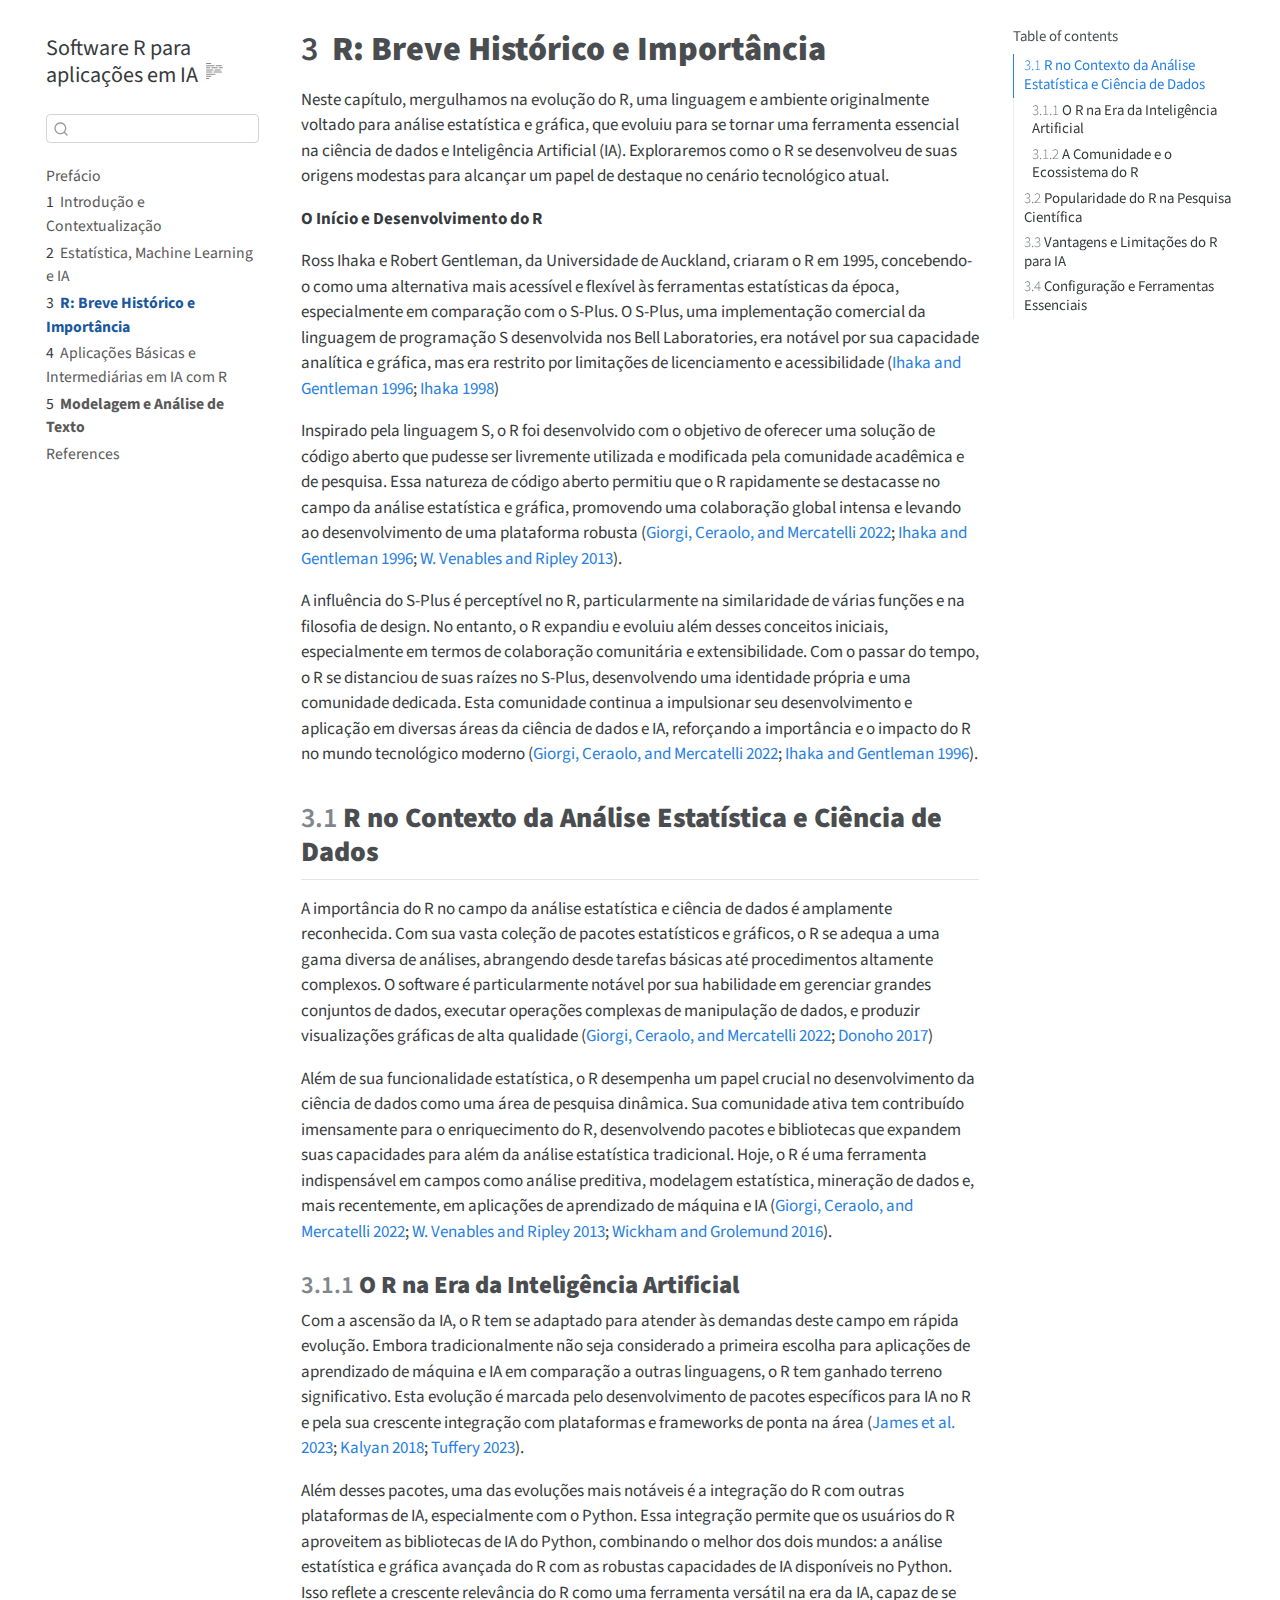
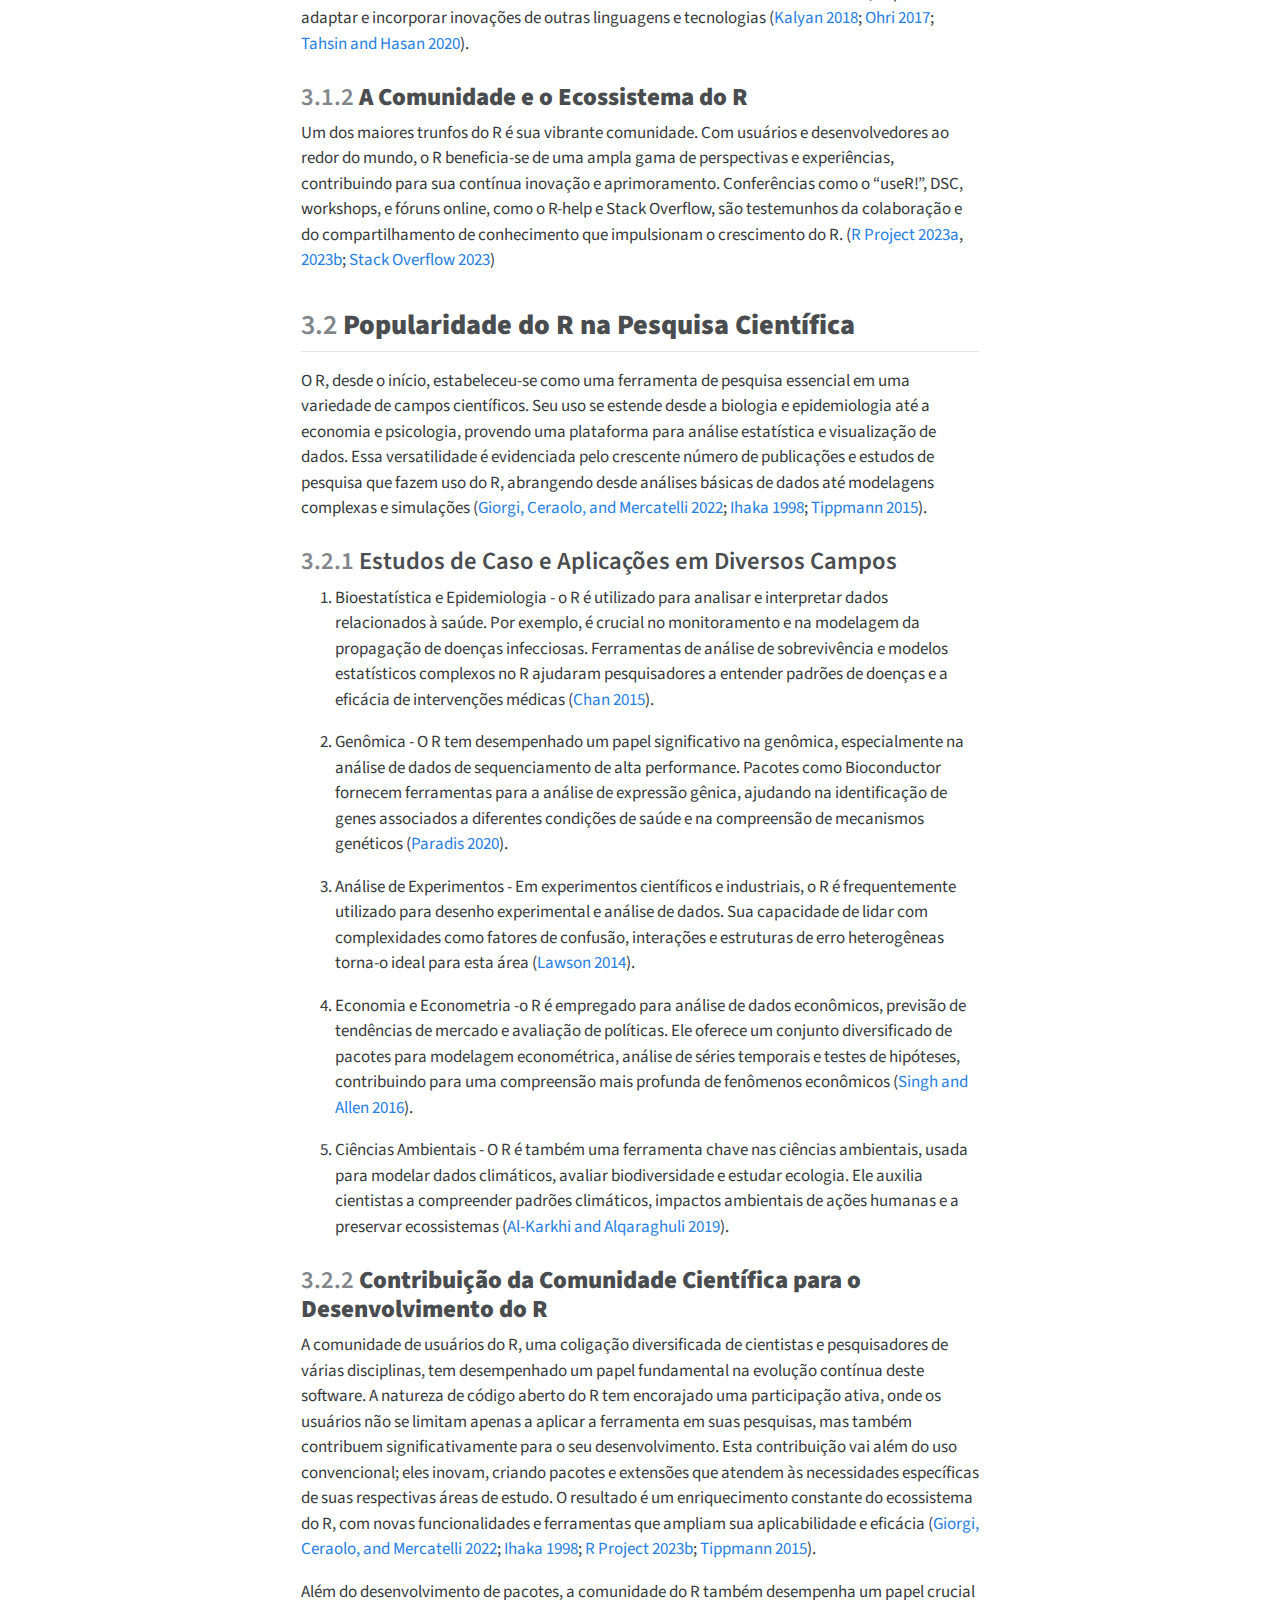
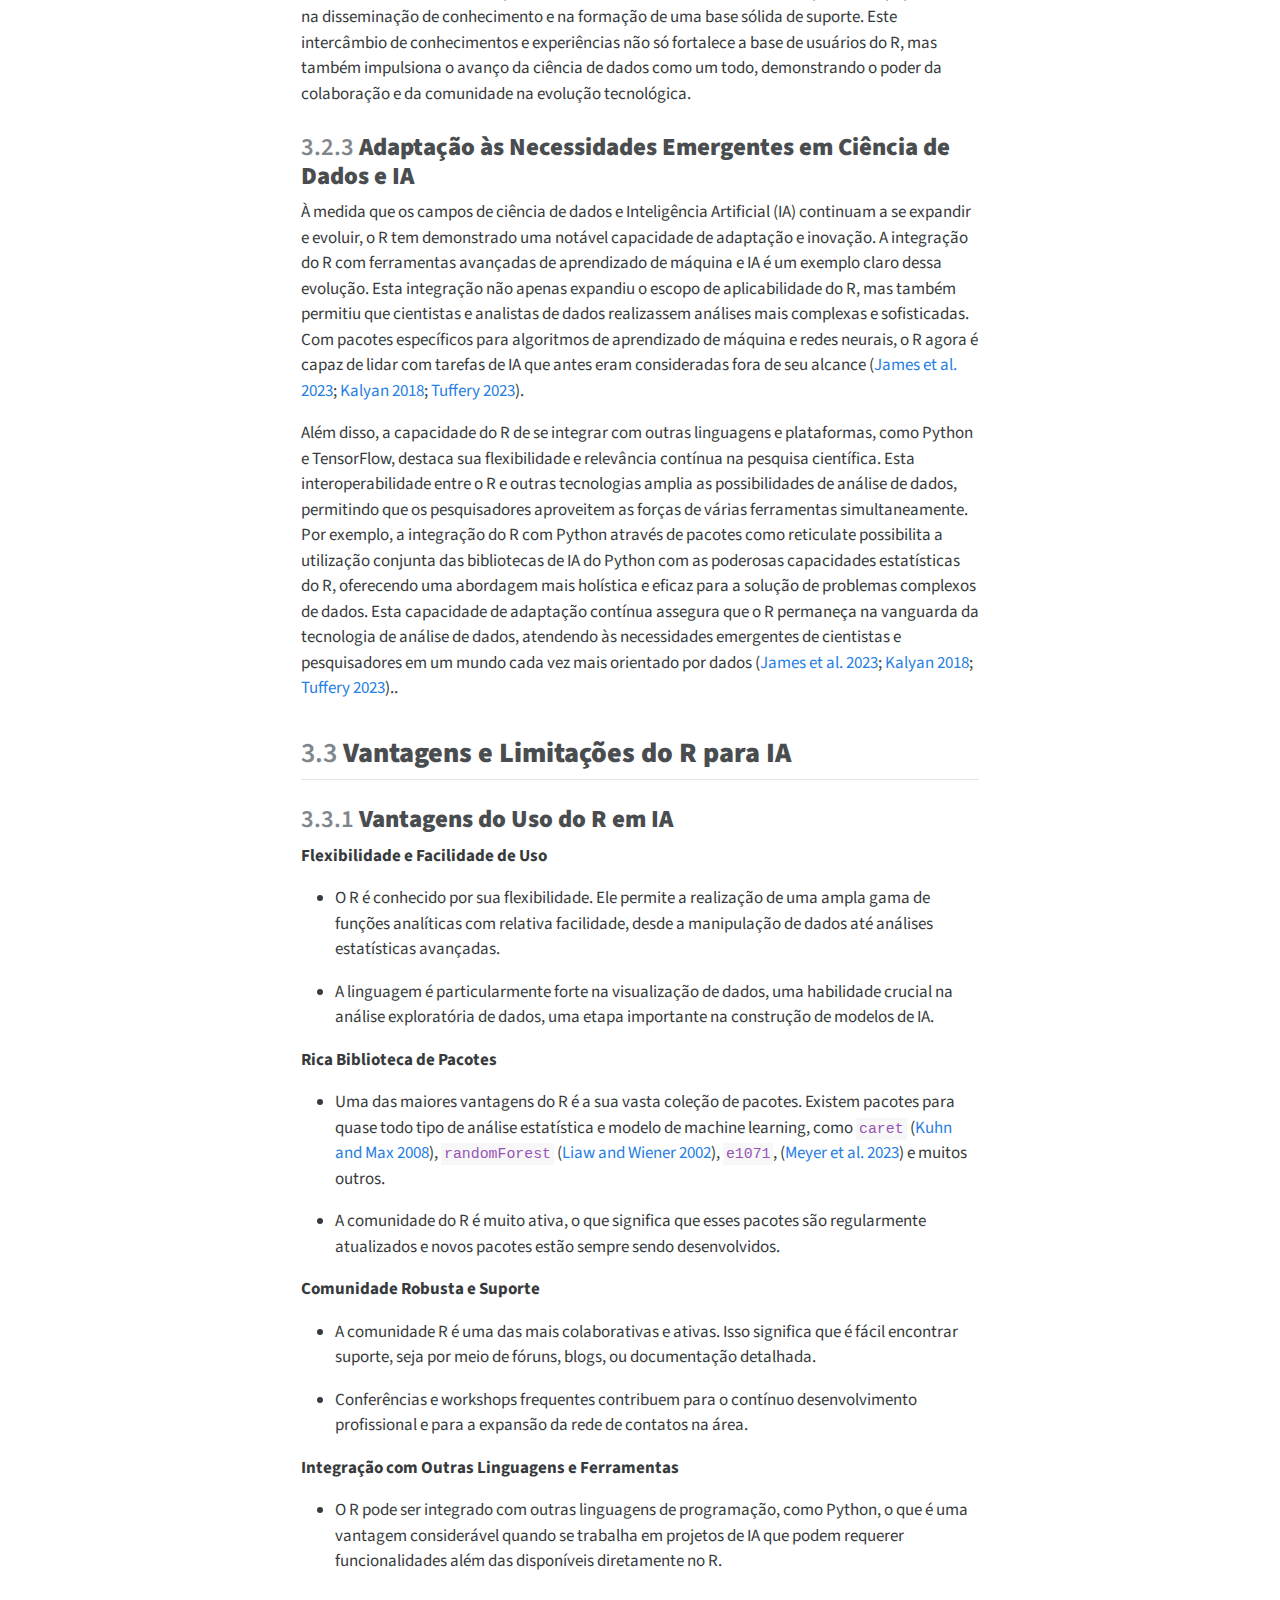
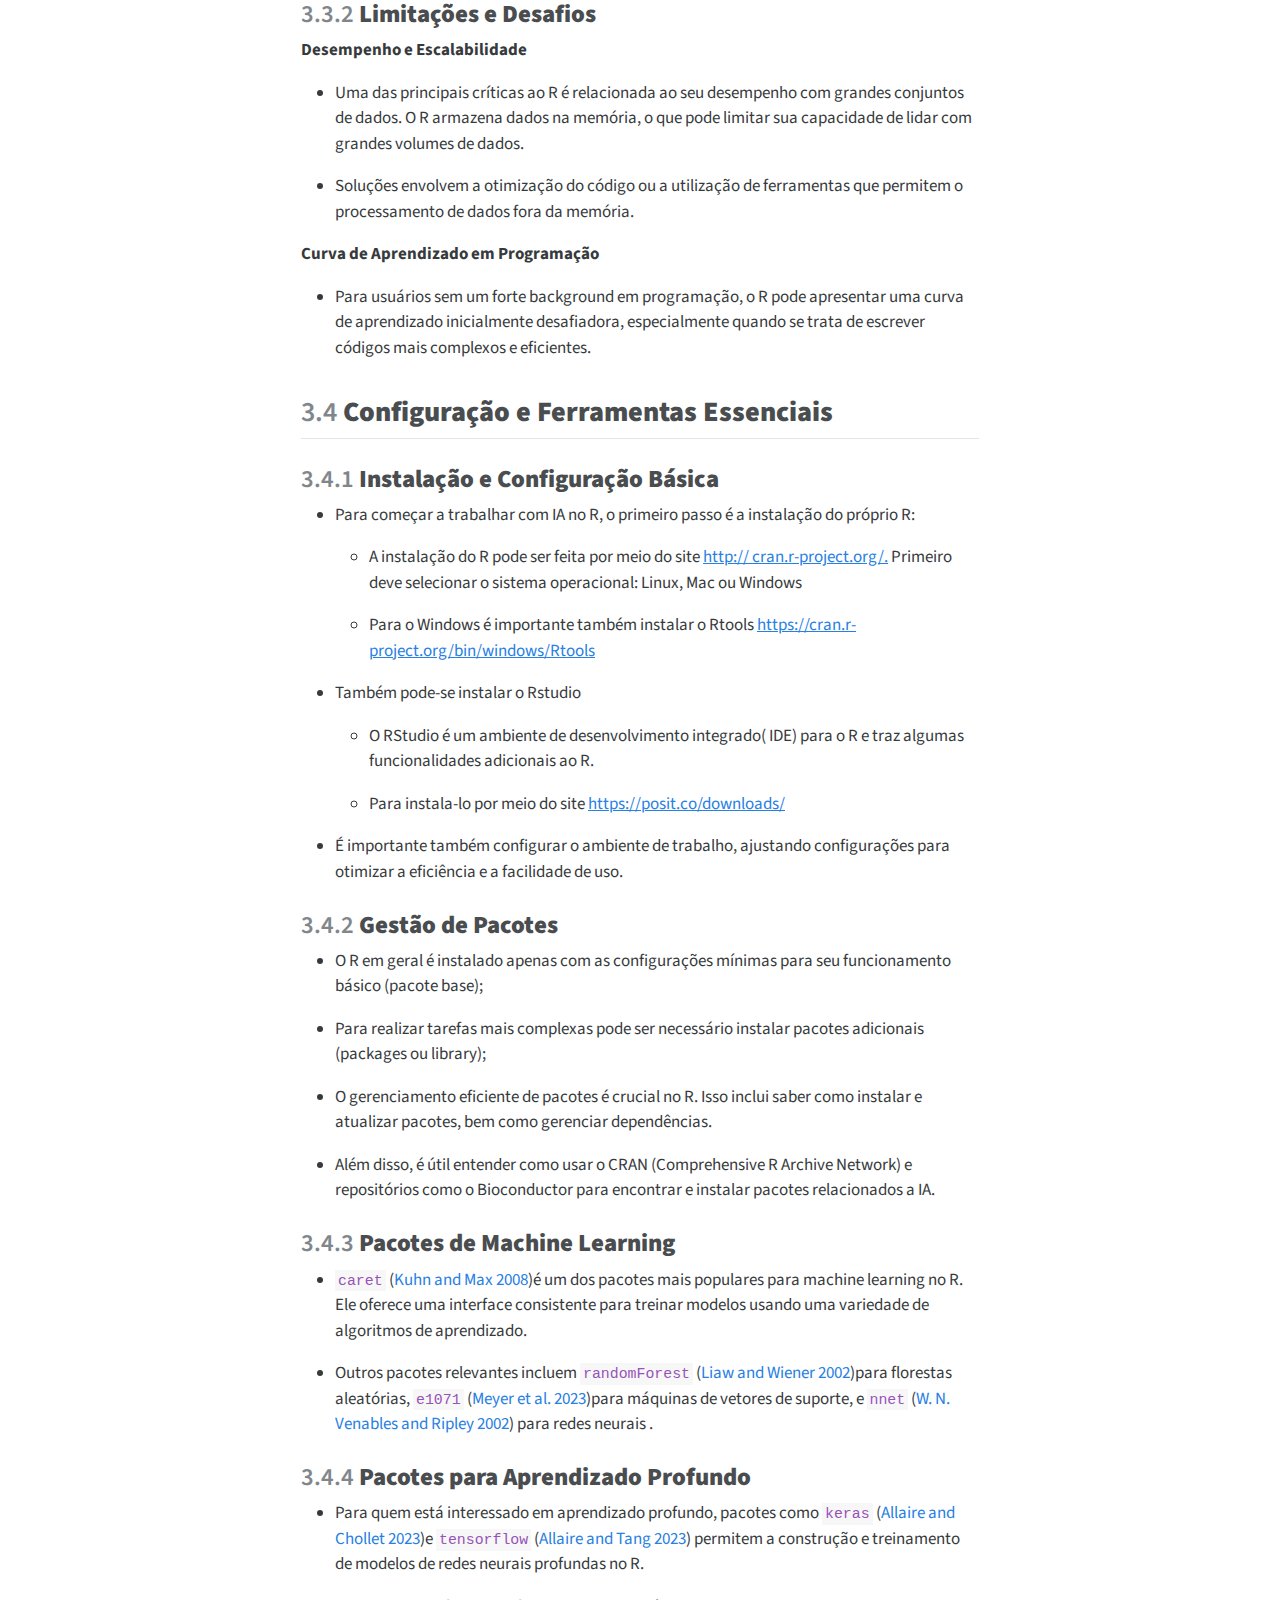
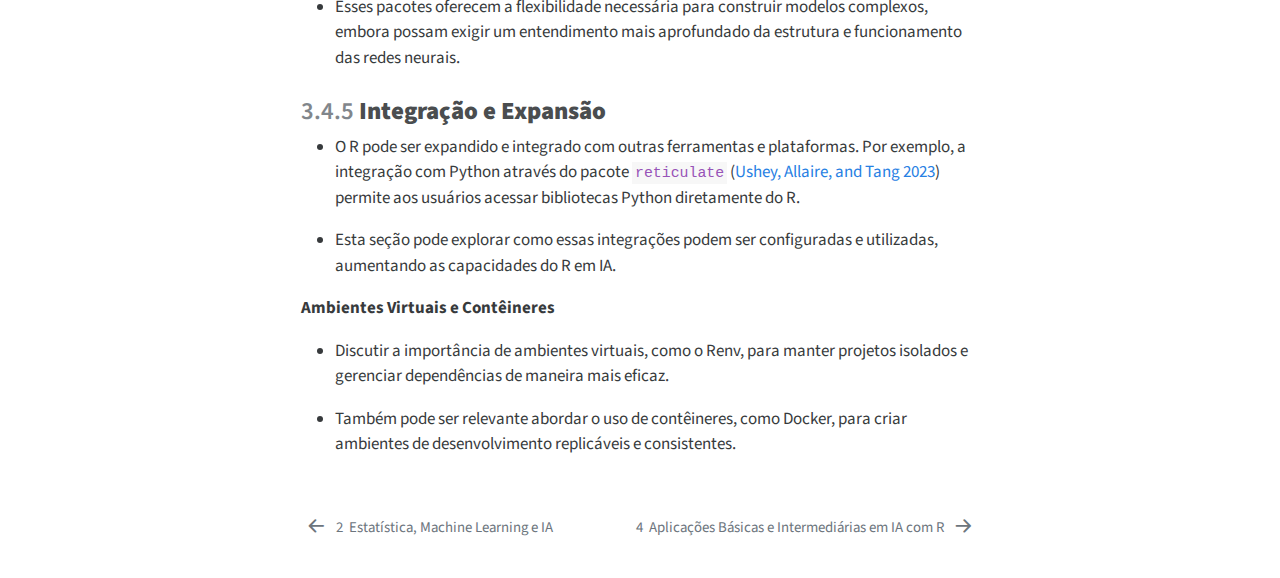
<file: _book/cap3.html>
<!DOCTYPE html>
<html xmlns="http://www.w3.org/1999/xhtml" lang="en" xml:lang="en"><head>

<meta charset="utf-8">
<meta name="generator" content="quarto-1.3.450">

<meta name="viewport" content="width=device-width, initial-scale=1.0, user-scalable=yes">


<title>Software R para aplicações em IA - 3&nbsp; R: Breve Histórico e Importância</title>
<style>
code{white-space: pre-wrap;}
span.smallcaps{font-variant: small-caps;}
div.columns{display: flex; gap: min(4vw, 1.5em);}
div.column{flex: auto; overflow-x: auto;}
div.hanging-indent{margin-left: 1.5em; text-indent: -1.5em;}
ul.task-list{list-style: none;}
ul.task-list li input[type="checkbox"] {
  width: 0.8em;
  margin: 0 0.8em 0.2em -1em; /* quarto-specific, see https://github.com/quarto-dev/quarto-cli/issues/4556 */ 
  vertical-align: middle;
}
/* CSS for citations */
div.csl-bib-body { }
div.csl-entry {
  clear: both;
}
.hanging-indent div.csl-entry {
  margin-left:2em;
  text-indent:-2em;
}
div.csl-left-margin {
  min-width:2em;
  float:left;
}
div.csl-right-inline {
  margin-left:2em;
  padding-left:1em;
}
div.csl-indent {
  margin-left: 2em;
}</style>


<script src="site_libs/quarto-nav/quarto-nav.js"></script>
<script src="site_libs/quarto-nav/headroom.min.js"></script>
<script src="site_libs/clipboard/clipboard.min.js"></script>
<script src="site_libs/quarto-search/autocomplete.umd.js"></script>
<script src="site_libs/quarto-search/fuse.min.js"></script>
<script src="site_libs/quarto-search/quarto-search.js"></script>
<meta name="quarto:offset" content="./">
<link href="./cap4.html" rel="next">
<link href="./cap2.html" rel="prev">
<link href="./imagens/Eri-Logo.jpg" rel="icon" type="image/jpeg">
<script src="site_libs/quarto-html/quarto.js"></script>
<script src="site_libs/quarto-html/popper.min.js"></script>
<script src="site_libs/quarto-html/tippy.umd.min.js"></script>
<script src="site_libs/quarto-html/anchor.min.js"></script>
<link href="site_libs/quarto-html/tippy.css" rel="stylesheet">
<link href="site_libs/quarto-html/quarto-syntax-highlighting.css" rel="stylesheet" id="quarto-text-highlighting-styles">
<script src="site_libs/bootstrap/bootstrap.min.js"></script>
<link href="site_libs/bootstrap/bootstrap-icons.css" rel="stylesheet">
<link href="site_libs/bootstrap/bootstrap.min.css" rel="stylesheet" id="quarto-bootstrap" data-mode="light">
<script id="quarto-search-options" type="application/json">{
  "location": "sidebar",
  "copy-button": false,
  "collapse-after": 3,
  "panel-placement": "start",
  "type": "textbox",
  "limit": 20,
  "language": {
    "search-no-results-text": "No results",
    "search-matching-documents-text": "matching documents",
    "search-copy-link-title": "Copy link to search",
    "search-hide-matches-text": "Hide additional matches",
    "search-more-match-text": "more match in this document",
    "search-more-matches-text": "more matches in this document",
    "search-clear-button-title": "Clear",
    "search-detached-cancel-button-title": "Cancel",
    "search-submit-button-title": "Submit",
    "search-label": "Search"
  }
}</script>


</head>

<body class="nav-sidebar floating">

<div id="quarto-search-results"></div>
  <header id="quarto-header" class="headroom fixed-top">
  <nav class="quarto-secondary-nav">
    <div class="container-fluid d-flex">
      <button type="button" class="quarto-btn-toggle btn" data-bs-toggle="collapse" data-bs-target="#quarto-sidebar,#quarto-sidebar-glass" aria-controls="quarto-sidebar" aria-expanded="false" aria-label="Toggle sidebar navigation" onclick="if (window.quartoToggleHeadroom) { window.quartoToggleHeadroom(); }">
        <i class="bi bi-layout-text-sidebar-reverse"></i>
      </button>
      <nav class="quarto-page-breadcrumbs" aria-label="breadcrumb"><ol class="breadcrumb"><li class="breadcrumb-item"><a href="./cap3.html"><span class="chapter-number">3</span>&nbsp; <span class="chapter-title">**R: Breve Histórico e Importância**</span></a></li></ol></nav>
      <a class="flex-grow-1" role="button" data-bs-toggle="collapse" data-bs-target="#quarto-sidebar,#quarto-sidebar-glass" aria-controls="quarto-sidebar" aria-expanded="false" aria-label="Toggle sidebar navigation" onclick="if (window.quartoToggleHeadroom) { window.quartoToggleHeadroom(); }">      
      </a>
      <button type="button" class="btn quarto-search-button" aria-label="" onclick="window.quartoOpenSearch();">
        <i class="bi bi-search"></i>
      </button>
    </div>
  </nav>
</header>
<!-- content -->
<div id="quarto-content" class="quarto-container page-columns page-rows-contents page-layout-article">
<!-- sidebar -->
  <nav id="quarto-sidebar" class="sidebar collapse collapse-horizontal sidebar-navigation floating overflow-auto">
    <div class="pt-lg-2 mt-2 text-left sidebar-header">
    <div class="sidebar-title mb-0 py-0">
      <a href="./">Software R para aplicações em IA</a> 
        <div class="sidebar-tools-main">
  <a href="" class="quarto-reader-toggle quarto-navigation-tool px-1" onclick="window.quartoToggleReader(); return false;" title="Toggle reader mode">
  <div class="quarto-reader-toggle-btn">
  <i class="bi"></i>
  </div>
</a>
</div>
    </div>
      </div>
        <div class="mt-2 flex-shrink-0 align-items-center">
        <div class="sidebar-search">
        <div id="quarto-search" class="" title="Search"></div>
        </div>
        </div>
    <div class="sidebar-menu-container"> 
    <ul class="list-unstyled mt-1">
        <li class="sidebar-item">
  <div class="sidebar-item-container"> 
  <a href="./index.html" class="sidebar-item-text sidebar-link">
 <span class="menu-text">Prefácio</span></a>
  </div>
</li>
        <li class="sidebar-item">
  <div class="sidebar-item-container"> 
  <a href="./cap1.html" class="sidebar-item-text sidebar-link">
 <span class="menu-text"><span class="chapter-number">1</span>&nbsp; <span class="chapter-title">Introdução e Contextualização</span></span></a>
  </div>
</li>
        <li class="sidebar-item">
  <div class="sidebar-item-container"> 
  <a href="./cap2.html" class="sidebar-item-text sidebar-link">
 <span class="menu-text"><span class="chapter-number">2</span>&nbsp; <span class="chapter-title">Estatística, Machine Learning e IA</span></span></a>
  </div>
</li>
        <li class="sidebar-item">
  <div class="sidebar-item-container"> 
  <a href="./cap3.html" class="sidebar-item-text sidebar-link active">
 <span class="menu-text"><span class="chapter-number">3</span>&nbsp; <span class="chapter-title"><strong>R: Breve Histórico e Importância</strong></span></span></a>
  </div>
</li>
        <li class="sidebar-item">
  <div class="sidebar-item-container"> 
  <a href="./cap4.html" class="sidebar-item-text sidebar-link">
 <span class="menu-text"><span class="chapter-number">4</span>&nbsp; <span class="chapter-title">Aplicações Básicas e Intermediárias em IA com R</span></span></a>
  </div>
</li>
        <li class="sidebar-item">
  <div class="sidebar-item-container"> 
  <a href="./cap5.html" class="sidebar-item-text sidebar-link">
 <span class="menu-text"><span class="chapter-number">5</span>&nbsp; <span class="chapter-title"><strong>Modelagem e Análise de Texto</strong></span></span></a>
  </div>
</li>
        <li class="sidebar-item">
  <div class="sidebar-item-container"> 
  <a href="./references.html" class="sidebar-item-text sidebar-link">
 <span class="menu-text">References</span></a>
  </div>
</li>
    </ul>
    </div>
</nav>
<div id="quarto-sidebar-glass" data-bs-toggle="collapse" data-bs-target="#quarto-sidebar,#quarto-sidebar-glass"></div>
<!-- margin-sidebar -->
    <div id="quarto-margin-sidebar" class="sidebar margin-sidebar">
        <nav id="TOC" role="doc-toc" class="toc-active">
    <h2 id="toc-title">Table of contents</h2>
   
  <ul>
  <li><a href="#r-no-contexto-da-análise-estatística-e-ciência-de-dados" id="toc-r-no-contexto-da-análise-estatística-e-ciência-de-dados" class="nav-link active" data-scroll-target="#r-no-contexto-da-análise-estatística-e-ciência-de-dados"><span class="header-section-number">3.1</span> <strong>R no Contexto da Análise Estatística e Ciência de Dados</strong></a>
  <ul class="collapse">
  <li><a href="#o-r-na-era-da-inteligência-artificial" id="toc-o-r-na-era-da-inteligência-artificial" class="nav-link" data-scroll-target="#o-r-na-era-da-inteligência-artificial"><span class="header-section-number">3.1.1</span> <strong>O R na Era da Inteligência Artificial</strong></a></li>
  <li><a href="#a-comunidade-e-o-ecossistema-do-r" id="toc-a-comunidade-e-o-ecossistema-do-r" class="nav-link" data-scroll-target="#a-comunidade-e-o-ecossistema-do-r"><span class="header-section-number">3.1.2</span> <strong>A Comunidade e o Ecossistema do R</strong></a></li>
  </ul></li>
  <li><a href="#popularidade-do-r-na-pesquisa-científica" id="toc-popularidade-do-r-na-pesquisa-científica" class="nav-link" data-scroll-target="#popularidade-do-r-na-pesquisa-científica"><span class="header-section-number">3.2</span> <strong>Popularidade do R na Pesquisa Científica</strong></a>
  <ul class="collapse">
  <li><a href="#estudos-de-caso-e-aplicações-em-diversos-campos" id="toc-estudos-de-caso-e-aplicações-em-diversos-campos" class="nav-link" data-scroll-target="#estudos-de-caso-e-aplicações-em-diversos-campos"><span class="header-section-number">3.2.1</span> Estudos de Caso e Aplicações em Diversos Campos</a></li>
  <li><a href="#contribuição-da-comunidade-científica-para-o-desenvolvimento-do-r" id="toc-contribuição-da-comunidade-científica-para-o-desenvolvimento-do-r" class="nav-link" data-scroll-target="#contribuição-da-comunidade-científica-para-o-desenvolvimento-do-r"><span class="header-section-number">3.2.2</span> <strong>Contribuição da Comunidade Científica para o Desenvolvimento do R</strong></a></li>
  <li><a href="#adaptação-às-necessidades-emergentes-em-ciência-de-dados-e-ia" id="toc-adaptação-às-necessidades-emergentes-em-ciência-de-dados-e-ia" class="nav-link" data-scroll-target="#adaptação-às-necessidades-emergentes-em-ciência-de-dados-e-ia"><span class="header-section-number">3.2.3</span> <strong>Adaptação às Necessidades Emergentes em Ciência de Dados e IA</strong></a></li>
  </ul></li>
  <li><a href="#vantagens-e-limitações-do-r-para-ia" id="toc-vantagens-e-limitações-do-r-para-ia" class="nav-link" data-scroll-target="#vantagens-e-limitações-do-r-para-ia"><span class="header-section-number">3.3</span> <strong>Vantagens e Limitações do R para IA</strong></a>
  <ul class="collapse">
  <li><a href="#vantagens-do-uso-do-r-em-ia" id="toc-vantagens-do-uso-do-r-em-ia" class="nav-link" data-scroll-target="#vantagens-do-uso-do-r-em-ia"><span class="header-section-number">3.3.1</span> <strong>Vantagens do Uso do R em IA</strong></a></li>
  <li><a href="#limitações-e-desafios" id="toc-limitações-e-desafios" class="nav-link" data-scroll-target="#limitações-e-desafios"><span class="header-section-number">3.3.2</span> <strong>Limitações e Desafios</strong></a></li>
  </ul></li>
  <li><a href="#configuração-e-ferramentas-essenciais" id="toc-configuração-e-ferramentas-essenciais" class="nav-link" data-scroll-target="#configuração-e-ferramentas-essenciais"><span class="header-section-number">3.4</span> <strong>Configuração e Ferramentas Essenciais</strong></a>
  <ul class="collapse">
  <li><a href="#instalação-e-configuração-básica" id="toc-instalação-e-configuração-básica" class="nav-link" data-scroll-target="#instalação-e-configuração-básica"><span class="header-section-number">3.4.1</span> <strong>Instalação e Configuração Básica</strong></a></li>
  <li><a href="#gestão-de-pacotes" id="toc-gestão-de-pacotes" class="nav-link" data-scroll-target="#gestão-de-pacotes"><span class="header-section-number">3.4.2</span> <strong>Gestão de Pacotes</strong></a></li>
  <li><a href="#pacotes-de-machine-learning" id="toc-pacotes-de-machine-learning" class="nav-link" data-scroll-target="#pacotes-de-machine-learning"><span class="header-section-number">3.4.3</span> <strong>Pacotes de Machine Learning</strong></a></li>
  <li><a href="#pacotes-para-aprendizado-profundo" id="toc-pacotes-para-aprendizado-profundo" class="nav-link" data-scroll-target="#pacotes-para-aprendizado-profundo"><span class="header-section-number">3.4.4</span> <strong>Pacotes para Aprendizado Profundo</strong></a></li>
  <li><a href="#integração-e-expansão" id="toc-integração-e-expansão" class="nav-link" data-scroll-target="#integração-e-expansão"><span class="header-section-number">3.4.5</span> <strong>Integração e Expansão</strong></a></li>
  </ul></li>
  </ul>
</nav>
    </div>
<!-- main -->
<main class="content" id="quarto-document-content">

<header id="title-block-header" class="quarto-title-block default">
<div class="quarto-title">
<h1 class="title"><span class="chapter-number">3</span>&nbsp; <span class="chapter-title"><strong>R: Breve Histórico e Importância</strong></span></h1>
</div>



<div class="quarto-title-meta">

    
  
    
  </div>
  

</header>

<p>Neste capítulo, mergulhamos na evolução do R, uma linguagem e ambiente originalmente voltado para análise estatística e gráfica, que evoluiu para se tornar uma ferramenta essencial na ciência de dados e Inteligência Artificial (IA). Exploraremos como o R se desenvolveu de suas origens modestas para alcançar um papel de destaque no cenário tecnológico atual.</p>
<p><strong>O Início e Desenvolvimento do R</strong></p>
<p>Ross Ihaka e Robert Gentleman, da Universidade de Auckland, criaram o R em 1995, concebendo-o como uma alternativa mais acessível e flexível às ferramentas estatísticas da época, especialmente em comparação com o S-Plus. O S-Plus, uma implementação comercial da linguagem de programação S desenvolvida nos Bell Laboratories, era notável por sua capacidade analítica e gráfica, mas era restrito por limitações de licenciamento e acessibilidade <span class="citation" data-cites="Ihaka_Ross1996 Ihaka1998">(<a href="references.html#ref-Ihaka_Ross1996" role="doc-biblioref">Ihaka and Gentleman 1996</a>; <a href="references.html#ref-Ihaka1998" role="doc-biblioref">Ihaka 1998</a>)</span></p>
<p>Inspirado pela linguagem S, o R foi desenvolvido com o objetivo de oferecer uma solução de código aberto que pudesse ser livremente utilizada e modificada pela comunidade acadêmica e de pesquisa. Essa natureza de código aberto permitiu que o R rapidamente se destacasse no campo da análise estatística e gráfica, promovendo uma colaboração global intensa e levando ao desenvolvimento de uma plataforma robusta <span class="citation" data-cites="Giorgie_etal2022 Ihaka_Ross1996 venables2013s">(<a href="references.html#ref-Giorgie_etal2022" role="doc-biblioref">Giorgi, Ceraolo, and Mercatelli 2022</a>; <a href="references.html#ref-Ihaka_Ross1996" role="doc-biblioref">Ihaka and Gentleman 1996</a>; <a href="references.html#ref-venables2013s" role="doc-biblioref">W. Venables and Ripley 2013</a>)</span>.</p>
<p>A influência do S-Plus é perceptível no R, particularmente na similaridade de várias funções e na filosofia de design. No entanto, o R expandiu e evoluiu além desses conceitos iniciais, especialmente em termos de colaboração comunitária e extensibilidade. Com o passar do tempo, o R se distanciou de suas raízes no S-Plus, desenvolvendo uma identidade própria e uma comunidade dedicada. Esta comunidade continua a impulsionar seu desenvolvimento e aplicação em diversas áreas da ciência de dados e IA, reforçando a importância e o impacto do R no mundo tecnológico moderno <span class="citation" data-cites="Giorgie_etal2022 Ihaka_Ross1996">(<a href="references.html#ref-Giorgie_etal2022" role="doc-biblioref">Giorgi, Ceraolo, and Mercatelli 2022</a>; <a href="references.html#ref-Ihaka_Ross1996" role="doc-biblioref">Ihaka and Gentleman 1996</a>)</span>.</p>
<section id="r-no-contexto-da-análise-estatística-e-ciência-de-dados" class="level2" data-number="3.1">
<h2 data-number="3.1" class="anchored" data-anchor-id="r-no-contexto-da-análise-estatística-e-ciência-de-dados"><span class="header-section-number">3.1</span> <strong>R no Contexto da Análise Estatística e Ciência de Dados</strong></h2>
<p>A importância do R no campo da análise estatística e ciência de dados é amplamente reconhecida. Com sua vasta coleção de pacotes estatísticos e gráficos, o R se adequa a uma gama diversa de análises, abrangendo desde tarefas básicas até procedimentos altamente complexos. O software é particularmente notável por sua habilidade em gerenciar grandes conjuntos de dados, executar operações complexas de manipulação de dados, e produzir visualizações gráficas de alta qualidade <span class="citation" data-cites="Giorgie_etal2022 Donoho2017">(<a href="references.html#ref-Giorgie_etal2022" role="doc-biblioref">Giorgi, Ceraolo, and Mercatelli 2022</a>; <a href="references.html#ref-Donoho2017" role="doc-biblioref">Donoho 2017</a>)</span></p>
<p>Além de sua funcionalidade estatística, o R desempenha um papel crucial no desenvolvimento da ciência de dados como uma área de pesquisa dinâmica. Sua comunidade ativa tem contribuído imensamente para o enriquecimento do R, desenvolvendo pacotes e bibliotecas que expandem suas capacidades para além da análise estatística tradicional. Hoje, o R é uma ferramenta indispensável em campos como análise preditiva, modelagem estatística, mineração de dados e, mais recentemente, em aplicações de aprendizado de máquina e IA <span class="citation" data-cites="Giorgie_etal2022 venables2013s wickham2016">(<a href="references.html#ref-Giorgie_etal2022" role="doc-biblioref">Giorgi, Ceraolo, and Mercatelli 2022</a>; <a href="references.html#ref-venables2013s" role="doc-biblioref">W. Venables and Ripley 2013</a>; <a href="references.html#ref-wickham2016" role="doc-biblioref">Wickham and Grolemund 2016</a>)</span>.</p>
<section id="o-r-na-era-da-inteligência-artificial" class="level3" data-number="3.1.1">
<h3 data-number="3.1.1" class="anchored" data-anchor-id="o-r-na-era-da-inteligência-artificial"><span class="header-section-number">3.1.1</span> <strong>O R na Era da Inteligência Artificial</strong></h3>
<p>Com a ascensão da IA, o R tem se adaptado para atender às demandas deste campo em rápida evolução. Embora tradicionalmente não seja considerado a primeira escolha para aplicações de aprendizado de máquina e IA em comparação a outras linguagens, o R tem ganhado terreno significativo. Esta evolução é marcada pelo desenvolvimento de pacotes específicos para IA no R e pela sua crescente integração com plataformas e frameworks de ponta na área <span class="citation" data-cites="James2013 kalyan2018 tuffery2023">(<a href="references.html#ref-James2013" role="doc-biblioref">James et al. 2023</a>; <a href="references.html#ref-kalyan2018" role="doc-biblioref">Kalyan 2018</a>; <a href="references.html#ref-tuffery2023" role="doc-biblioref">Tuffery 2023</a>)</span>.</p>
<p>Além desses pacotes, uma das evoluções mais notáveis é a integração do R com outras plataformas de IA, especialmente com o Python. Essa integração permite que os usuários do R aproveitem as bibliotecas de IA do Python, combinando o melhor dos dois mundos: a análise estatística e gráfica avançada do R com as robustas capacidades de IA disponíveis no Python. Isso reflete a crescente relevância do R como uma ferramenta versátil na era da IA, capaz de se adaptar e incorporar inovações de outras linguagens e tecnologias <span class="citation" data-cites="kalyan2018 ohri2017 Tahsin2020">(<a href="references.html#ref-kalyan2018" role="doc-biblioref">Kalyan 2018</a>; <a href="references.html#ref-ohri2017" role="doc-biblioref">Ohri 2017</a>; <a href="references.html#ref-Tahsin2020" role="doc-biblioref">Tahsin and Hasan 2020</a>)</span>.</p>
</section>
<section id="a-comunidade-e-o-ecossistema-do-r" class="level3" data-number="3.1.2">
<h3 data-number="3.1.2" class="anchored" data-anchor-id="a-comunidade-e-o-ecossistema-do-r"><span class="header-section-number">3.1.2</span> <strong>A Comunidade e o Ecossistema do R</strong></h3>
<p>Um dos maiores trunfos do R é sua vibrante comunidade. Com usuários e desenvolvedores ao redor do mundo, o R beneficia-se de uma ampla gama de perspectivas e experiências, contribuindo para sua contínua inovação e aprimoramento. Conferências como o “useR!”, DSC, workshops, e fóruns online, como o R-help e Stack Overflow, são testemunhos da colaboração e do compartilhamento de conhecimento que impulsionam o crescimento do R. <span class="citation" data-cites="rprojectconferences rprojecthelp stackoverflowRlang">(<a href="references.html#ref-rprojectconferences" role="doc-biblioref">R Project 2023a</a>, <a href="references.html#ref-rprojecthelp" role="doc-biblioref">2023b</a>; <a href="references.html#ref-stackoverflowRlang" role="doc-biblioref">Stack Overflow 2023</a>)</span></p>
</section>
</section>
<section id="popularidade-do-r-na-pesquisa-científica" class="level2" data-number="3.2">
<h2 data-number="3.2" class="anchored" data-anchor-id="popularidade-do-r-na-pesquisa-científica"><span class="header-section-number">3.2</span> <strong>Popularidade do R na Pesquisa Científica</strong></h2>
<p>O R, desde o início, estabeleceu-se como uma ferramenta de pesquisa essencial em uma variedade de campos científicos. Seu uso se estende desde a biologia e epidemiologia até a economia e psicologia, provendo uma plataforma para análise estatística e visualização de dados. Essa versatilidade é evidenciada pelo crescente número de publicações e estudos de pesquisa que fazem uso do R, abrangendo desde análises básicas de dados até modelagens complexas e simulações <span class="citation" data-cites="Giorgie_etal2022 Ihaka1998 tippmann2015">(<a href="references.html#ref-Giorgie_etal2022" role="doc-biblioref">Giorgi, Ceraolo, and Mercatelli 2022</a>; <a href="references.html#ref-Ihaka1998" role="doc-biblioref">Ihaka 1998</a>; <a href="references.html#ref-tippmann2015" role="doc-biblioref">Tippmann 2015</a>)</span>.</p>
<section id="estudos-de-caso-e-aplicações-em-diversos-campos" class="level3" data-number="3.2.1">
<h3 data-number="3.2.1" class="anchored" data-anchor-id="estudos-de-caso-e-aplicações-em-diversos-campos"><span class="header-section-number">3.2.1</span> Estudos de Caso e Aplicações em Diversos Campos</h3>
<ol type="1">
<li><p>Bioestatística e Epidemiologia - o R é utilizado para analisar e interpretar dados relacionados à saúde. Por exemplo, é crucial no monitoramento e na modelagem da propagação de doenças infecciosas. Ferramentas de análise de sobrevivência e modelos estatísticos complexos no R ajudaram pesquisadores a entender padrões de doenças e a eficácia de intervenções médicas <span class="citation" data-cites="chan2015">(<a href="references.html#ref-chan2015" role="doc-biblioref">Chan 2015</a>)</span>.</p></li>
<li><p>Genômica - O R tem desempenhado um papel significativo na genômica, especialmente na análise de dados de sequenciamento de alta performance. Pacotes como Bioconductor fornecem ferramentas para a análise de expressão gênica, ajudando na identificação de genes associados a diferentes condições de saúde e na compreensão de mecanismos genéticos <span class="citation" data-cites="paradis2020">(<a href="references.html#ref-paradis2020" role="doc-biblioref">Paradis 2020</a>)</span>.</p></li>
<li><p>Análise de Experimentos - Em experimentos científicos e industriais, o R é frequentemente utilizado para desenho experimental e análise de dados. Sua capacidade de lidar com complexidades como fatores de confusão, interações e estruturas de erro heterogêneas torna-o ideal para esta área <span class="citation" data-cites="lawson2014">(<a href="references.html#ref-lawson2014" role="doc-biblioref">Lawson 2014</a>)</span>.</p></li>
<li><p>Economia e Econometria -o R é empregado para análise de dados econômicos, previsão de tendências de mercado e avaliação de políticas. Ele oferece um conjunto diversificado de pacotes para modelagem econométrica, análise de séries temporais e testes de hipóteses, contribuindo para uma compreensão mais profunda de fenômenos econômicos <span class="citation" data-cites="singh2016r">(<a href="references.html#ref-singh2016r" role="doc-biblioref">Singh and Allen 2016</a>)</span>.</p></li>
<li><p>Ciências Ambientais - O R é também uma ferramenta chave nas ciências ambientais, usada para modelar dados climáticos, avaliar biodiversidade e estudar ecologia. Ele auxilia cientistas a compreender padrões climáticos, impactos ambientais de ações humanas e a preservar ecossistemas <span class="citation" data-cites="al2019applied">(<a href="references.html#ref-al2019applied" role="doc-biblioref">Al-Karkhi and Alqaraghuli 2019</a>)</span>.</p></li>
</ol>
</section>
<section id="contribuição-da-comunidade-científica-para-o-desenvolvimento-do-r" class="level3" data-number="3.2.2">
<h3 data-number="3.2.2" class="anchored" data-anchor-id="contribuição-da-comunidade-científica-para-o-desenvolvimento-do-r"><span class="header-section-number">3.2.2</span> <strong>Contribuição da Comunidade Científica para o Desenvolvimento do R</strong></h3>
<p>A comunidade de usuários do R, uma coligação diversificada de cientistas e pesquisadores de várias disciplinas, tem desempenhado um papel fundamental na evolução contínua deste software. A natureza de código aberto do R tem encorajado uma participação ativa, onde os usuários não se limitam apenas a aplicar a ferramenta em suas pesquisas, mas também contribuem significativamente para o seu desenvolvimento. Esta contribuição vai além do uso convencional; eles inovam, criando pacotes e extensões que atendem às necessidades específicas de suas respectivas áreas de estudo. O resultado é um enriquecimento constante do ecossistema do R, com novas funcionalidades e ferramentas que ampliam sua aplicabilidade e eficácia <span class="citation" data-cites="Giorgie_etal2022 Ihaka1998 rprojecthelp tippmann2015">(<a href="references.html#ref-Giorgie_etal2022" role="doc-biblioref">Giorgi, Ceraolo, and Mercatelli 2022</a>; <a href="references.html#ref-Ihaka1998" role="doc-biblioref">Ihaka 1998</a>; <a href="references.html#ref-rprojecthelp" role="doc-biblioref">R Project 2023b</a>; <a href="references.html#ref-tippmann2015" role="doc-biblioref">Tippmann 2015</a>)</span>.</p>
<p>Além do desenvolvimento de pacotes, a comunidade do R também desempenha um papel crucial na disseminação de conhecimento e na formação de uma base sólida de suporte. Este intercâmbio de conhecimentos e experiências não só fortalece a base de usuários do R, mas também impulsiona o avanço da ciência de dados como um todo, demonstrando o poder da colaboração e da comunidade na evolução tecnológica.</p>
</section>
<section id="adaptação-às-necessidades-emergentes-em-ciência-de-dados-e-ia" class="level3" data-number="3.2.3">
<h3 data-number="3.2.3" class="anchored" data-anchor-id="adaptação-às-necessidades-emergentes-em-ciência-de-dados-e-ia"><span class="header-section-number">3.2.3</span> <strong>Adaptação às Necessidades Emergentes em Ciência de Dados e IA</strong></h3>
<p>À medida que os campos de ciência de dados e Inteligência Artificial (IA) continuam a se expandir e evoluir, o R tem demonstrado uma notável capacidade de adaptação e inovação. A integração do R com ferramentas avançadas de aprendizado de máquina e IA é um exemplo claro dessa evolução. Esta integração não apenas expandiu o escopo de aplicabilidade do R, mas também permitiu que cientistas e analistas de dados realizassem análises mais complexas e sofisticadas. Com pacotes específicos para algoritmos de aprendizado de máquina e redes neurais, o R agora é capaz de lidar com tarefas de IA que antes eram consideradas fora de seu alcance <span class="citation" data-cites="James2013 kalyan2018 tuffery2023">(<a href="references.html#ref-James2013" role="doc-biblioref">James et al. 2023</a>; <a href="references.html#ref-kalyan2018" role="doc-biblioref">Kalyan 2018</a>; <a href="references.html#ref-tuffery2023" role="doc-biblioref">Tuffery 2023</a>)</span>.</p>
<p>Além disso, a capacidade do R de se integrar com outras linguagens e plataformas, como Python e TensorFlow, destaca sua flexibilidade e relevância contínua na pesquisa científica. Esta interoperabilidade entre o R e outras tecnologias amplia as possibilidades de análise de dados, permitindo que os pesquisadores aproveitem as forças de várias ferramentas simultaneamente. Por exemplo, a integração do R com Python através de pacotes como reticulate possibilita a utilização conjunta das bibliotecas de IA do Python com as poderosas capacidades estatísticas do R, oferecendo uma abordagem mais holística e eficaz para a solução de problemas complexos de dados. Esta capacidade de adaptação contínua assegura que o R permaneça na vanguarda da tecnologia de análise de dados, atendendo às necessidades emergentes de cientistas e pesquisadores em um mundo cada vez mais orientado por dados <span class="citation" data-cites="James2013 kalyan2018 tuffery2023">(<a href="references.html#ref-James2013" role="doc-biblioref">James et al. 2023</a>; <a href="references.html#ref-kalyan2018" role="doc-biblioref">Kalyan 2018</a>; <a href="references.html#ref-tuffery2023" role="doc-biblioref">Tuffery 2023</a>)</span>..</p>
</section>
</section>
<section id="vantagens-e-limitações-do-r-para-ia" class="level2" data-number="3.3">
<h2 data-number="3.3" class="anchored" data-anchor-id="vantagens-e-limitações-do-r-para-ia"><span class="header-section-number">3.3</span> <strong>Vantagens e Limitações do R para IA</strong></h2>
<section id="vantagens-do-uso-do-r-em-ia" class="level3" data-number="3.3.1">
<h3 data-number="3.3.1" class="anchored" data-anchor-id="vantagens-do-uso-do-r-em-ia"><span class="header-section-number">3.3.1</span> <strong>Vantagens do Uso do R em IA</strong></h3>
<p><strong>Flexibilidade e Facilidade de Uso</strong></p>
<ul>
<li><p>O R é conhecido por sua flexibilidade. Ele permite a realização de uma ampla gama de funções analíticas com relativa facilidade, desde a manipulação de dados até análises estatísticas avançadas.</p></li>
<li><p>A linguagem é particularmente forte na visualização de dados, uma habilidade crucial na análise exploratória de dados, uma etapa importante na construção de modelos de IA.</p></li>
</ul>
<p><strong>Rica Biblioteca de Pacotes</strong></p>
<ul>
<li><p>Uma das maiores vantagens do R é a sua vasta coleção de pacotes. Existem pacotes para quase todo tipo de análise estatística e modelo de machine learning, como <code>caret</code> <span class="citation" data-cites="caret">(<a href="references.html#ref-caret" role="doc-biblioref">Kuhn and Max 2008</a>)</span>, <code>randomForest</code> <span class="citation" data-cites="randomForest">(<a href="references.html#ref-randomForest" role="doc-biblioref">Liaw and Wiener 2002</a>)</span>, <code>e1071</code>, <span class="citation" data-cites="e1071">(<a href="references.html#ref-e1071" role="doc-biblioref">Meyer et al. 2023</a>)</span> e muitos outros.</p></li>
<li><p>A comunidade do R é muito ativa, o que significa que esses pacotes são regularmente atualizados e novos pacotes estão sempre sendo desenvolvidos.</p></li>
</ul>
<p><strong>Comunidade Robusta e Suporte</strong></p>
<ul>
<li><p>A comunidade R é uma das mais colaborativas e ativas. Isso significa que é fácil encontrar suporte, seja por meio de fóruns, blogs, ou documentação detalhada.</p></li>
<li><p>Conferências e workshops frequentes contribuem para o contínuo desenvolvimento profissional e para a expansão da rede de contatos na área.</p></li>
</ul>
<p><strong>Integração com Outras Linguagens e Ferramentas</strong></p>
<ul>
<li>O R pode ser integrado com outras linguagens de programação, como Python, o que é uma vantagem considerável quando se trabalha em projetos de IA que podem requerer funcionalidades além das disponíveis diretamente no R.</li>
</ul>
</section>
<section id="limitações-e-desafios" class="level3" data-number="3.3.2">
<h3 data-number="3.3.2" class="anchored" data-anchor-id="limitações-e-desafios"><span class="header-section-number">3.3.2</span> <strong>Limitações e Desafios</strong></h3>
<p><strong>Desempenho e Escalabilidade</strong></p>
<ul>
<li><p>Uma das principais críticas ao R é relacionada ao seu desempenho com grandes conjuntos de dados. O R armazena dados na memória, o que pode limitar sua capacidade de lidar com grandes volumes de dados.</p></li>
<li><p>Soluções envolvem a otimização do código ou a utilização de ferramentas que permitem o processamento de dados fora da memória.</p></li>
</ul>
<p><strong>Curva de Aprendizado em Programação</strong></p>
<ul>
<li>Para usuários sem um forte background em programação, o R pode apresentar uma curva de aprendizado inicialmente desafiadora, especialmente quando se trata de escrever códigos mais complexos e eficientes.</li>
</ul>
</section>
</section>
<section id="configuração-e-ferramentas-essenciais" class="level2" data-number="3.4">
<h2 data-number="3.4" class="anchored" data-anchor-id="configuração-e-ferramentas-essenciais"><span class="header-section-number">3.4</span> <strong>Configuração e Ferramentas Essenciais</strong></h2>
<section id="instalação-e-configuração-básica" class="level3" data-number="3.4.1">
<h3 data-number="3.4.1" class="anchored" data-anchor-id="instalação-e-configuração-básica"><span class="header-section-number">3.4.1</span> <strong>Instalação e Configuração Básica</strong></h3>
<ul>
<li><p>Para começar a trabalhar com IA no R, o primeiro passo é a instalação do próprio R:</p>
<ul>
<li><p>A instalação do R pode ser feita por meio do site <a href="http://%20cran.r-project.org/.">http:// cran.r-project.org/.</a> Primeiro deve selecionar o sistema operacional: Linux, Mac ou Windows</p></li>
<li><p>Para o Windows é importante também instalar o Rtools <a href="https://cran.r-project.org/bin/windows/Rtools" class="uri">https://cran.r-project.org/bin/windows/Rtools</a></p></li>
</ul></li>
<li><p>Também pode-se instalar o Rstudio</p>
<ul>
<li><p>O RStudio é um ambiente de desenvolvimento integrado( IDE) para o R e traz algumas funcionalidades adicionais ao R.</p></li>
<li><p>Para instala-lo por meio do site <a href="https://posit.co/downloads/" class="uri">https://posit.co/downloads/</a></p></li>
</ul></li>
<li><p>É importante também configurar o ambiente de trabalho, ajustando configurações para otimizar a eficiência e a facilidade de uso.</p></li>
</ul>
</section>
<section id="gestão-de-pacotes" class="level3" data-number="3.4.2">
<h3 data-number="3.4.2" class="anchored" data-anchor-id="gestão-de-pacotes"><span class="header-section-number">3.4.2</span> <strong>Gestão de Pacotes</strong></h3>
<ul>
<li><p>O R em geral é instalado apenas com as configurações mínimas para seu funcionamento básico (pacote base);</p></li>
<li><p>Para realizar tarefas mais complexas pode ser necessário instalar pacotes adicionais (packages ou library);</p></li>
<li><p>O gerenciamento eficiente de pacotes é crucial no R. Isso inclui saber como instalar e atualizar pacotes, bem como gerenciar dependências.</p></li>
<li><p>Além disso, é útil entender como usar o CRAN (Comprehensive R Archive Network) e repositórios como o Bioconductor para encontrar e instalar pacotes relacionados a IA.</p></li>
</ul>
</section>
<section id="pacotes-de-machine-learning" class="level3" data-number="3.4.3">
<h3 data-number="3.4.3" class="anchored" data-anchor-id="pacotes-de-machine-learning"><span class="header-section-number">3.4.3</span> <strong>Pacotes de Machine Learning</strong></h3>
<ul>
<li><p><code>caret</code> <span class="citation" data-cites="caret">(<a href="references.html#ref-caret" role="doc-biblioref">Kuhn and Max 2008</a>)</span>é um dos pacotes mais populares para machine learning no R. Ele oferece uma interface consistente para treinar modelos usando uma variedade de algoritmos de aprendizado.</p></li>
<li><p>Outros pacotes relevantes incluem <code>randomForest</code> <span class="citation" data-cites="randomForest">(<a href="references.html#ref-randomForest" role="doc-biblioref">Liaw and Wiener 2002</a>)</span>para florestas aleatórias, <code>e1071</code> <span class="citation" data-cites="e1071">(<a href="references.html#ref-e1071" role="doc-biblioref">Meyer et al. 2023</a>)</span>para máquinas de vetores de suporte, e <code>nnet</code> <span class="citation" data-cites="nnet">(<a href="references.html#ref-nnet" role="doc-biblioref">W. N. Venables and Ripley 2002</a>)</span> para redes neurais .</p></li>
</ul>
</section>
<section id="pacotes-para-aprendizado-profundo" class="level3" data-number="3.4.4">
<h3 data-number="3.4.4" class="anchored" data-anchor-id="pacotes-para-aprendizado-profundo"><span class="header-section-number">3.4.4</span> <strong>Pacotes para Aprendizado Profundo</strong></h3>
<ul>
<li><p>Para quem está interessado em aprendizado profundo, pacotes como <code>keras</code> <span class="citation" data-cites="keras-2">(<a href="references.html#ref-keras-2" role="doc-biblioref">Allaire and Chollet 2023</a>)</span>e <code>tensorflow</code> <span class="citation" data-cites="tensorflow">(<a href="references.html#ref-tensorflow" role="doc-biblioref">Allaire and Tang 2023</a>)</span> permitem a construção e treinamento de modelos de redes neurais profundas no R.</p></li>
<li><p>Esses pacotes oferecem a flexibilidade necessária para construir modelos complexos, embora possam exigir um entendimento mais aprofundado da estrutura e funcionamento das redes neurais.</p></li>
</ul>
</section>
<section id="integração-e-expansão" class="level3" data-number="3.4.5">
<h3 data-number="3.4.5" class="anchored" data-anchor-id="integração-e-expansão"><span class="header-section-number">3.4.5</span> <strong>Integração e Expansão</strong></h3>
<ul>
<li><p>O R pode ser expandido e integrado com outras ferramentas e plataformas. Por exemplo, a integração com Python através do pacote <code>reticulate</code> <span class="citation" data-cites="reticulate">(<a href="references.html#ref-reticulate" role="doc-biblioref">Ushey, Allaire, and Tang 2023</a>)</span> permite aos usuários acessar bibliotecas Python diretamente do R.</p></li>
<li><p>Esta seção pode explorar como essas integrações podem ser configuradas e utilizadas, aumentando as capacidades do R em IA.</p></li>
</ul>
<p><strong>Ambientes Virtuais e Contêineres</strong></p>
<ul>
<li><p>Discutir a importância de ambientes virtuais, como o Renv, para manter projetos isolados e gerenciar dependências de maneira mais eficaz.</p></li>
<li><p>Também pode ser relevante abordar o uso de contêineres, como Docker, para criar ambientes de desenvolvimento replicáveis e consistentes.</p></li>
</ul>


<div id="refs" class="references csl-bib-body hanging-indent" role="list" style="display: none">
<div id="ref-al2019applied" class="csl-entry" role="listitem">
Al-Karkhi, A. F. M., and W. A. A. Alqaraghuli. 2019. <em>Applied Statistics for Environmental Science with r</em>. Elsevier Science.
</div>
<div id="ref-keras-2" class="csl-entry" role="listitem">
Allaire, JJ, and François Chollet. 2023. <span>“Keras: R Interface to ’Keras’.”</span> <a href="https://CRAN.R-project.org/package=keras">https://CRAN.R-project.org/package=keras</a>.
</div>
<div id="ref-tensorflow" class="csl-entry" role="listitem">
Allaire, JJ, and Yuan Tang. 2023. <span>“Tensorflow: R Interface to ’TensorFlow’.”</span> <a href="https://CRAN.R-project.org/package=tensorflow">https://CRAN.R-project.org/package=tensorflow</a>.
</div>
<div id="ref-chan2015" class="csl-entry" role="listitem">
Chan, B. K. C. 2015. <em>Biostatistics for Epidemiology and Public Health Using r</em>. Springer Publishing Company.
</div>
<div id="ref-Donoho2017" class="csl-entry" role="listitem">
Donoho, David. 2017. <span>“50 Years of Data Science.”</span> <em>Journal of Computational and Graphical Statistics</em> 26 (4): 745–66.
</div>
<div id="ref-Giorgie_etal2022" class="csl-entry" role="listitem">
Giorgi, Federico M., Carmine Ceraolo, and Daniele Mercatelli. 2022. <span>“The r Language: An Engine for Bioinformatics and Data Science.”</span> <em>Life</em> 12 (5).
</div>
<div id="ref-Ihaka1998" class="csl-entry" role="listitem">
Ihaka, Ross. 1998. <span>“R: Past and Future History.”</span> <em>Computing Science and Statistics</em> 30: 392–96.
</div>
<div id="ref-Ihaka_Ross1996" class="csl-entry" role="listitem">
Ihaka, Ross, and Robert Gentleman. 1996. <em>R: A Language for Data Analysis and Graphics</em>. <em>Journal of Computational and Graphical Statistics</em>. Vol. 5. 3. Taylor &amp; Francis.
</div>
<div id="ref-James2013" class="csl-entry" role="listitem">
James, Gareth, Daniela Witten, Trevor Hastie, and Robert Tibshirani. 2023. <em>An Introduction to Statistical Learning: With Applications in r</em>. 2nd ed. Springer.
</div>
<div id="ref-kalyan2018" class="csl-entry" role="listitem">
Kalyan, Sudhaka. 2018. <span>“Python Vs. R Programming Language.”</span> <em>International Journal of Management, IT and Engineering</em> 8 (8): 70–79.
</div>
<div id="ref-caret" class="csl-entry" role="listitem">
Kuhn, and Max. 2008. <span>“Building Predictive Models in r Using the Caret Package.”</span> <em>Journal of Statistical Software</em> 28 (5): 1–26. <a href="https://doi.org/10.18637/jss.v028.i05">https://doi.org/10.18637/jss.v028.i05</a>.
</div>
<div id="ref-lawson2014" class="csl-entry" role="listitem">
Lawson, J. 2014. <em>Design and Analysis of Experiments with r</em>. Chapman &amp; Hall/CRC Texts in Statistical Science. CRC Press.
</div>
<div id="ref-randomForest" class="csl-entry" role="listitem">
Liaw, Andy, and Matthew Wiener. 2002. <span>“Classification and Regression by randomForest”</span> 2: 18–22. <a href="https://CRAN.R-project.org/doc/Rnews/">https://CRAN.R-project.org/doc/Rnews/</a>.
</div>
<div id="ref-e1071" class="csl-entry" role="listitem">
Meyer, David, Evgenia Dimitriadou, Kurt Hornik, Andreas Weingessel, and Friedrich Leisch. 2023. <span>“E1071: Misc Functions of the Department of Statistics, Probability Theory Group (Formerly: E1071), TU Wien.”</span> <a href="https://CRAN.R-project.org/package=e1071">https://CRAN.R-project.org/package=e1071</a>.
</div>
<div id="ref-ohri2017" class="csl-entry" role="listitem">
Ohri, A. 2017. <em>Python for r Users: A Data Science Approach</em>. Wiley.
</div>
<div id="ref-paradis2020" class="csl-entry" role="listitem">
Paradis, E. 2020. <em>Population Genomics with r</em>. CRC Press.
</div>
<div id="ref-rprojectconferences" class="csl-entry" role="listitem">
R Project. 2023a. <span>“Conferences on r.”</span> <a href="https://www.r-project.org/conferences/" class="uri">https://www.r-project.org/conferences/</a>.
</div>
<div id="ref-rprojecthelp" class="csl-entry" role="listitem">
———. 2023b. <span>“Help on r.”</span> <a href="https://www.r-project.org/help.html" class="uri">https://www.r-project.org/help.html</a>.
</div>
<div id="ref-singh2016r" class="csl-entry" role="listitem">
Singh, A. K., and D. E. Allen. 2016. <em>R in Finance and Economics: A Beginner’s Guide</em>. World Scientific Publishing Company.
</div>
<div id="ref-stackoverflowRlang" class="csl-entry" role="listitem">
Stack Overflow. 2023. <span>“R Language Collective on Stack Overflow.”</span> <a href="https://stackoverflow.com/collectives/r-language" class="uri">https://stackoverflow.com/collectives/r-language</a>.
</div>
<div id="ref-Tahsin2020" class="csl-entry" role="listitem">
Tahsin, Anika, and Md. Manzurul Hasan. 2020. <span>“Big Data &amp; Data Science: A Descriptive Research on Big Data Evolution and a Proposed Combined Platform by Integrating r and Python on Hadoop for Big Data Analytics and Visualization.”</span> In <em>Proceedings of the International Conference on Computing Advancements</em>. ICCA 2020. New York, NY, USA: Association for Computing Machinery.
</div>
<div id="ref-tippmann2015" class="csl-entry" role="listitem">
Tippmann, Sylvia. 2015. <span>“Programming Tools: Adventures with r.”</span> <em>Nature</em> 517: 109–10.
</div>
<div id="ref-tuffery2023" class="csl-entry" role="listitem">
Tuffery, S. 2023. <span>“Deep Learning: From Big Data to Artificial Intelligence with r: Deep Learning for Natural Language Processing.”</span>
</div>
<div id="ref-reticulate" class="csl-entry" role="listitem">
Ushey, Kevin, JJ Allaire, and Yuan Tang. 2023. <span>“Reticulate: Interface to ’Python’.”</span> <a href="https://CRAN.R-project.org/package=reticulate">https://CRAN.R-project.org/package=reticulate</a>.
</div>
<div id="ref-nnet" class="csl-entry" role="listitem">
Venables, W. N., and B. D. Ripley. 2002. <span>“Modern Applied Statistics with s.”</span> <a href="https://www.stats.ox.ac.uk/pub/MASS4/">https://www.stats.ox.ac.uk/pub/MASS4/</a>.
</div>
<div id="ref-venables2013s" class="csl-entry" role="listitem">
Venables, W., and B. D. Ripley. 2013. <em>S Programming</em>. Statistics and Computing. Springer New York.
</div>
<div id="ref-wickham2016" class="csl-entry" role="listitem">
Wickham, H., and G. Grolemund. 2016. <em>R for Data Science: Import, Tidy, Transform, Visualize, and Model Data</em>. O’Reilly Media.
</div>
</div>
</section>
</section>

</main> <!-- /main -->
<script id="quarto-html-after-body" type="application/javascript">
window.document.addEventListener("DOMContentLoaded", function (event) {
  const toggleBodyColorMode = (bsSheetEl) => {
    const mode = bsSheetEl.getAttribute("data-mode");
    const bodyEl = window.document.querySelector("body");
    if (mode === "dark") {
      bodyEl.classList.add("quarto-dark");
      bodyEl.classList.remove("quarto-light");
    } else {
      bodyEl.classList.add("quarto-light");
      bodyEl.classList.remove("quarto-dark");
    }
  }
  const toggleBodyColorPrimary = () => {
    const bsSheetEl = window.document.querySelector("link#quarto-bootstrap");
    if (bsSheetEl) {
      toggleBodyColorMode(bsSheetEl);
    }
  }
  toggleBodyColorPrimary();  
  const icon = "";
  const anchorJS = new window.AnchorJS();
  anchorJS.options = {
    placement: 'right',
    icon: icon
  };
  anchorJS.add('.anchored');
  const isCodeAnnotation = (el) => {
    for (const clz of el.classList) {
      if (clz.startsWith('code-annotation-')) {                     
        return true;
      }
    }
    return false;
  }
  const clipboard = new window.ClipboardJS('.code-copy-button', {
    text: function(trigger) {
      const codeEl = trigger.previousElementSibling.cloneNode(true);
      for (const childEl of codeEl.children) {
        if (isCodeAnnotation(childEl)) {
          childEl.remove();
        }
      }
      return codeEl.innerText;
    }
  });
  clipboard.on('success', function(e) {
    // button target
    const button = e.trigger;
    // don't keep focus
    button.blur();
    // flash "checked"
    button.classList.add('code-copy-button-checked');
    var currentTitle = button.getAttribute("title");
    button.setAttribute("title", "Copied!");
    let tooltip;
    if (window.bootstrap) {
      button.setAttribute("data-bs-toggle", "tooltip");
      button.setAttribute("data-bs-placement", "left");
      button.setAttribute("data-bs-title", "Copied!");
      tooltip = new bootstrap.Tooltip(button, 
        { trigger: "manual", 
          customClass: "code-copy-button-tooltip",
          offset: [0, -8]});
      tooltip.show();    
    }
    setTimeout(function() {
      if (tooltip) {
        tooltip.hide();
        button.removeAttribute("data-bs-title");
        button.removeAttribute("data-bs-toggle");
        button.removeAttribute("data-bs-placement");
      }
      button.setAttribute("title", currentTitle);
      button.classList.remove('code-copy-button-checked');
    }, 1000);
    // clear code selection
    e.clearSelection();
  });
  function tippyHover(el, contentFn) {
    const config = {
      allowHTML: true,
      content: contentFn,
      maxWidth: 500,
      delay: 100,
      arrow: false,
      appendTo: function(el) {
          return el.parentElement;
      },
      interactive: true,
      interactiveBorder: 10,
      theme: 'quarto',
      placement: 'bottom-start'
    };
    window.tippy(el, config); 
  }
  const noterefs = window.document.querySelectorAll('a[role="doc-noteref"]');
  for (var i=0; i<noterefs.length; i++) {
    const ref = noterefs[i];
    tippyHover(ref, function() {
      // use id or data attribute instead here
      let href = ref.getAttribute('data-footnote-href') || ref.getAttribute('href');
      try { href = new URL(href).hash; } catch {}
      const id = href.replace(/^#\/?/, "");
      const note = window.document.getElementById(id);
      return note.innerHTML;
    });
  }
      let selectedAnnoteEl;
      const selectorForAnnotation = ( cell, annotation) => {
        let cellAttr = 'data-code-cell="' + cell + '"';
        let lineAttr = 'data-code-annotation="' +  annotation + '"';
        const selector = 'span[' + cellAttr + '][' + lineAttr + ']';
        return selector;
      }
      const selectCodeLines = (annoteEl) => {
        const doc = window.document;
        const targetCell = annoteEl.getAttribute("data-target-cell");
        const targetAnnotation = annoteEl.getAttribute("data-target-annotation");
        const annoteSpan = window.document.querySelector(selectorForAnnotation(targetCell, targetAnnotation));
        const lines = annoteSpan.getAttribute("data-code-lines").split(",");
        const lineIds = lines.map((line) => {
          return targetCell + "-" + line;
        })
        let top = null;
        let height = null;
        let parent = null;
        if (lineIds.length > 0) {
            //compute the position of the single el (top and bottom and make a div)
            const el = window.document.getElementById(lineIds[0]);
            top = el.offsetTop;
            height = el.offsetHeight;
            parent = el.parentElement.parentElement;
          if (lineIds.length > 1) {
            const lastEl = window.document.getElementById(lineIds[lineIds.length - 1]);
            const bottom = lastEl.offsetTop + lastEl.offsetHeight;
            height = bottom - top;
          }
          if (top !== null && height !== null && parent !== null) {
            // cook up a div (if necessary) and position it 
            let div = window.document.getElementById("code-annotation-line-highlight");
            if (div === null) {
              div = window.document.createElement("div");
              div.setAttribute("id", "code-annotation-line-highlight");
              div.style.position = 'absolute';
              parent.appendChild(div);
            }
            div.style.top = top - 2 + "px";
            div.style.height = height + 4 + "px";
            let gutterDiv = window.document.getElementById("code-annotation-line-highlight-gutter");
            if (gutterDiv === null) {
              gutterDiv = window.document.createElement("div");
              gutterDiv.setAttribute("id", "code-annotation-line-highlight-gutter");
              gutterDiv.style.position = 'absolute';
              const codeCell = window.document.getElementById(targetCell);
              const gutter = codeCell.querySelector('.code-annotation-gutter');
              gutter.appendChild(gutterDiv);
            }
            gutterDiv.style.top = top - 2 + "px";
            gutterDiv.style.height = height + 4 + "px";
          }
          selectedAnnoteEl = annoteEl;
        }
      };
      const unselectCodeLines = () => {
        const elementsIds = ["code-annotation-line-highlight", "code-annotation-line-highlight-gutter"];
        elementsIds.forEach((elId) => {
          const div = window.document.getElementById(elId);
          if (div) {
            div.remove();
          }
        });
        selectedAnnoteEl = undefined;
      };
      // Attach click handler to the DT
      const annoteDls = window.document.querySelectorAll('dt[data-target-cell]');
      for (const annoteDlNode of annoteDls) {
        annoteDlNode.addEventListener('click', (event) => {
          const clickedEl = event.target;
          if (clickedEl !== selectedAnnoteEl) {
            unselectCodeLines();
            const activeEl = window.document.querySelector('dt[data-target-cell].code-annotation-active');
            if (activeEl) {
              activeEl.classList.remove('code-annotation-active');
            }
            selectCodeLines(clickedEl);
            clickedEl.classList.add('code-annotation-active');
          } else {
            // Unselect the line
            unselectCodeLines();
            clickedEl.classList.remove('code-annotation-active');
          }
        });
      }
  const findCites = (el) => {
    const parentEl = el.parentElement;
    if (parentEl) {
      const cites = parentEl.dataset.cites;
      if (cites) {
        return {
          el,
          cites: cites.split(' ')
        };
      } else {
        return findCites(el.parentElement)
      }
    } else {
      return undefined;
    }
  };
  var bibliorefs = window.document.querySelectorAll('a[role="doc-biblioref"]');
  for (var i=0; i<bibliorefs.length; i++) {
    const ref = bibliorefs[i];
    const citeInfo = findCites(ref);
    if (citeInfo) {
      tippyHover(citeInfo.el, function() {
        var popup = window.document.createElement('div');
        citeInfo.cites.forEach(function(cite) {
          var citeDiv = window.document.createElement('div');
          citeDiv.classList.add('hanging-indent');
          citeDiv.classList.add('csl-entry');
          var biblioDiv = window.document.getElementById('ref-' + cite);
          if (biblioDiv) {
            citeDiv.innerHTML = biblioDiv.innerHTML;
          }
          popup.appendChild(citeDiv);
        });
        return popup.innerHTML;
      });
    }
  }
});
</script>
<nav class="page-navigation">
  <div class="nav-page nav-page-previous">
      <a href="./cap2.html" class="pagination-link">
        <i class="bi bi-arrow-left-short"></i> <span class="nav-page-text"><span class="chapter-number">2</span>&nbsp; <span class="chapter-title">Estatística, Machine Learning e IA</span></span>
      </a>          
  </div>
  <div class="nav-page nav-page-next">
      <a href="./cap4.html" class="pagination-link">
        <span class="nav-page-text"><span class="chapter-number">4</span>&nbsp; <span class="chapter-title">Aplicações Básicas e Intermediárias em IA com R</span></span> <i class="bi bi-arrow-right-short"></i>
      </a>
  </div>
</nav>
</div> <!-- /content -->



</body></html>
</file>
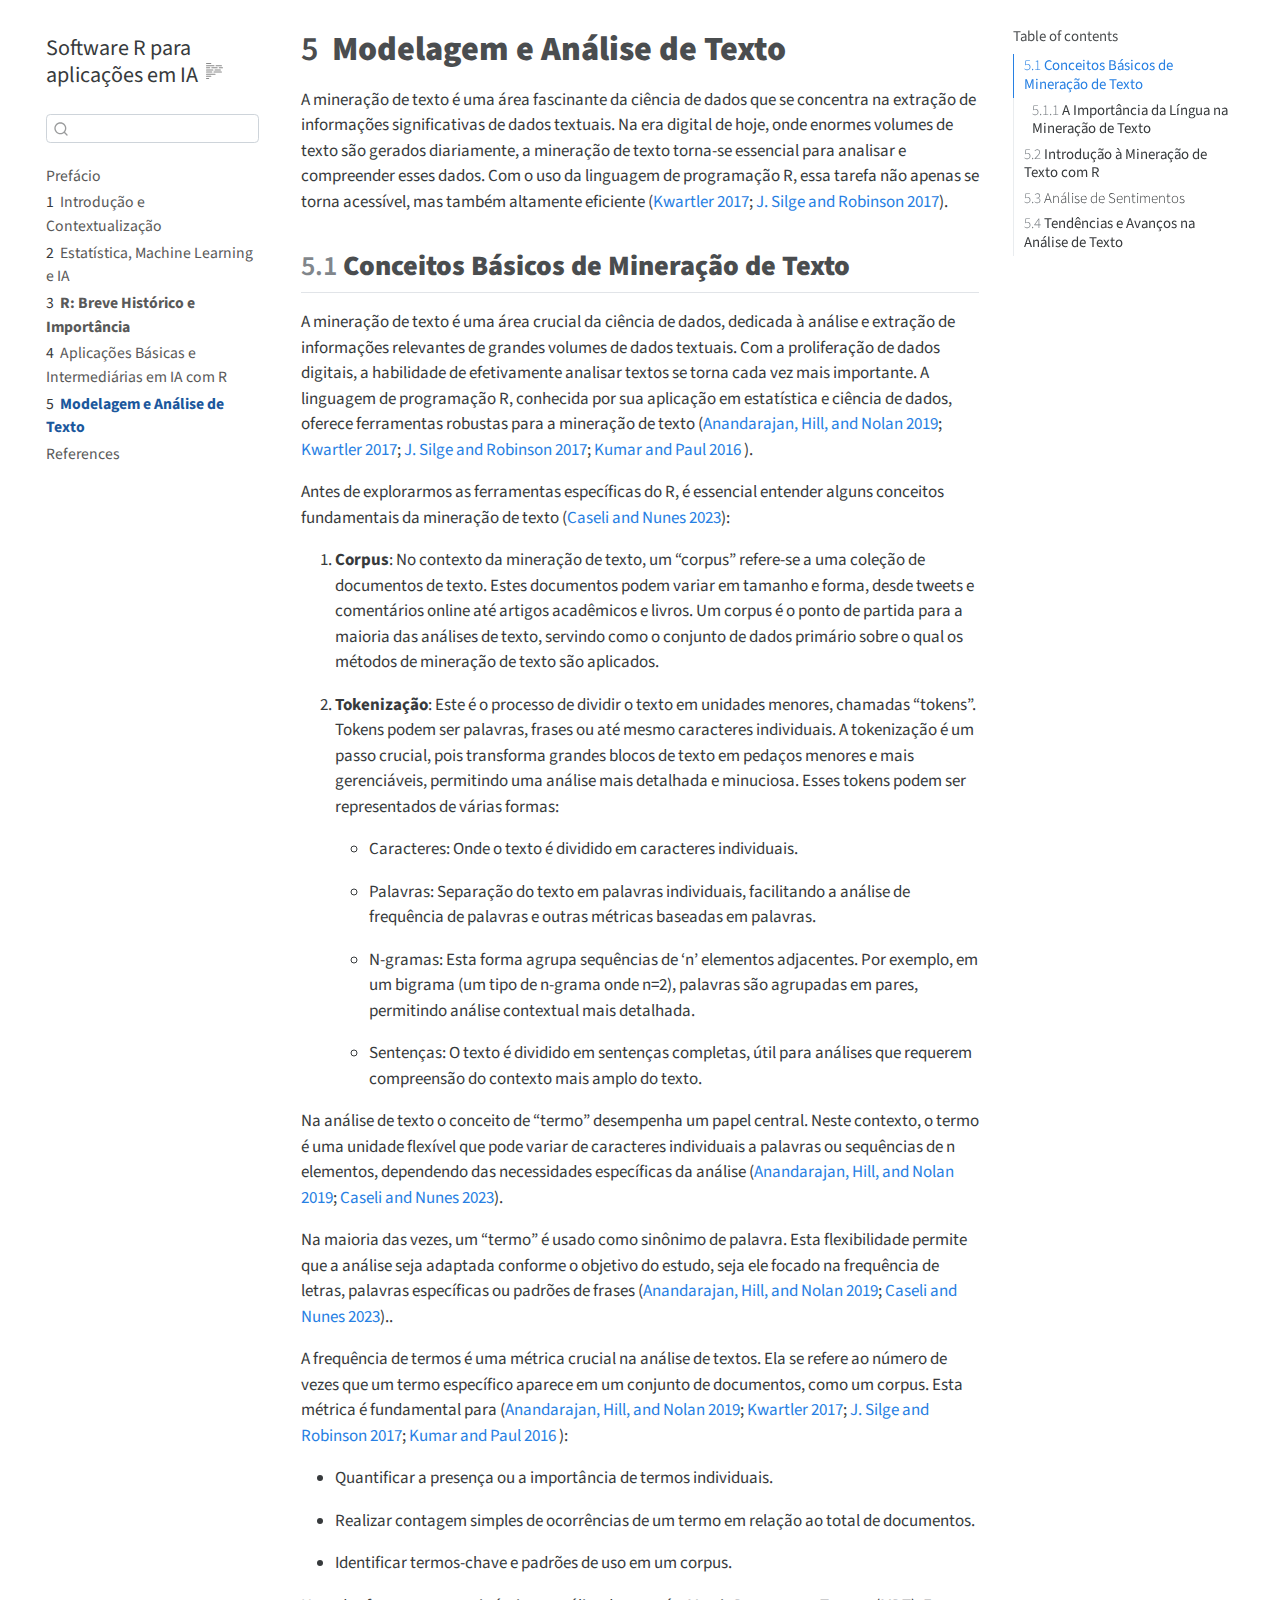
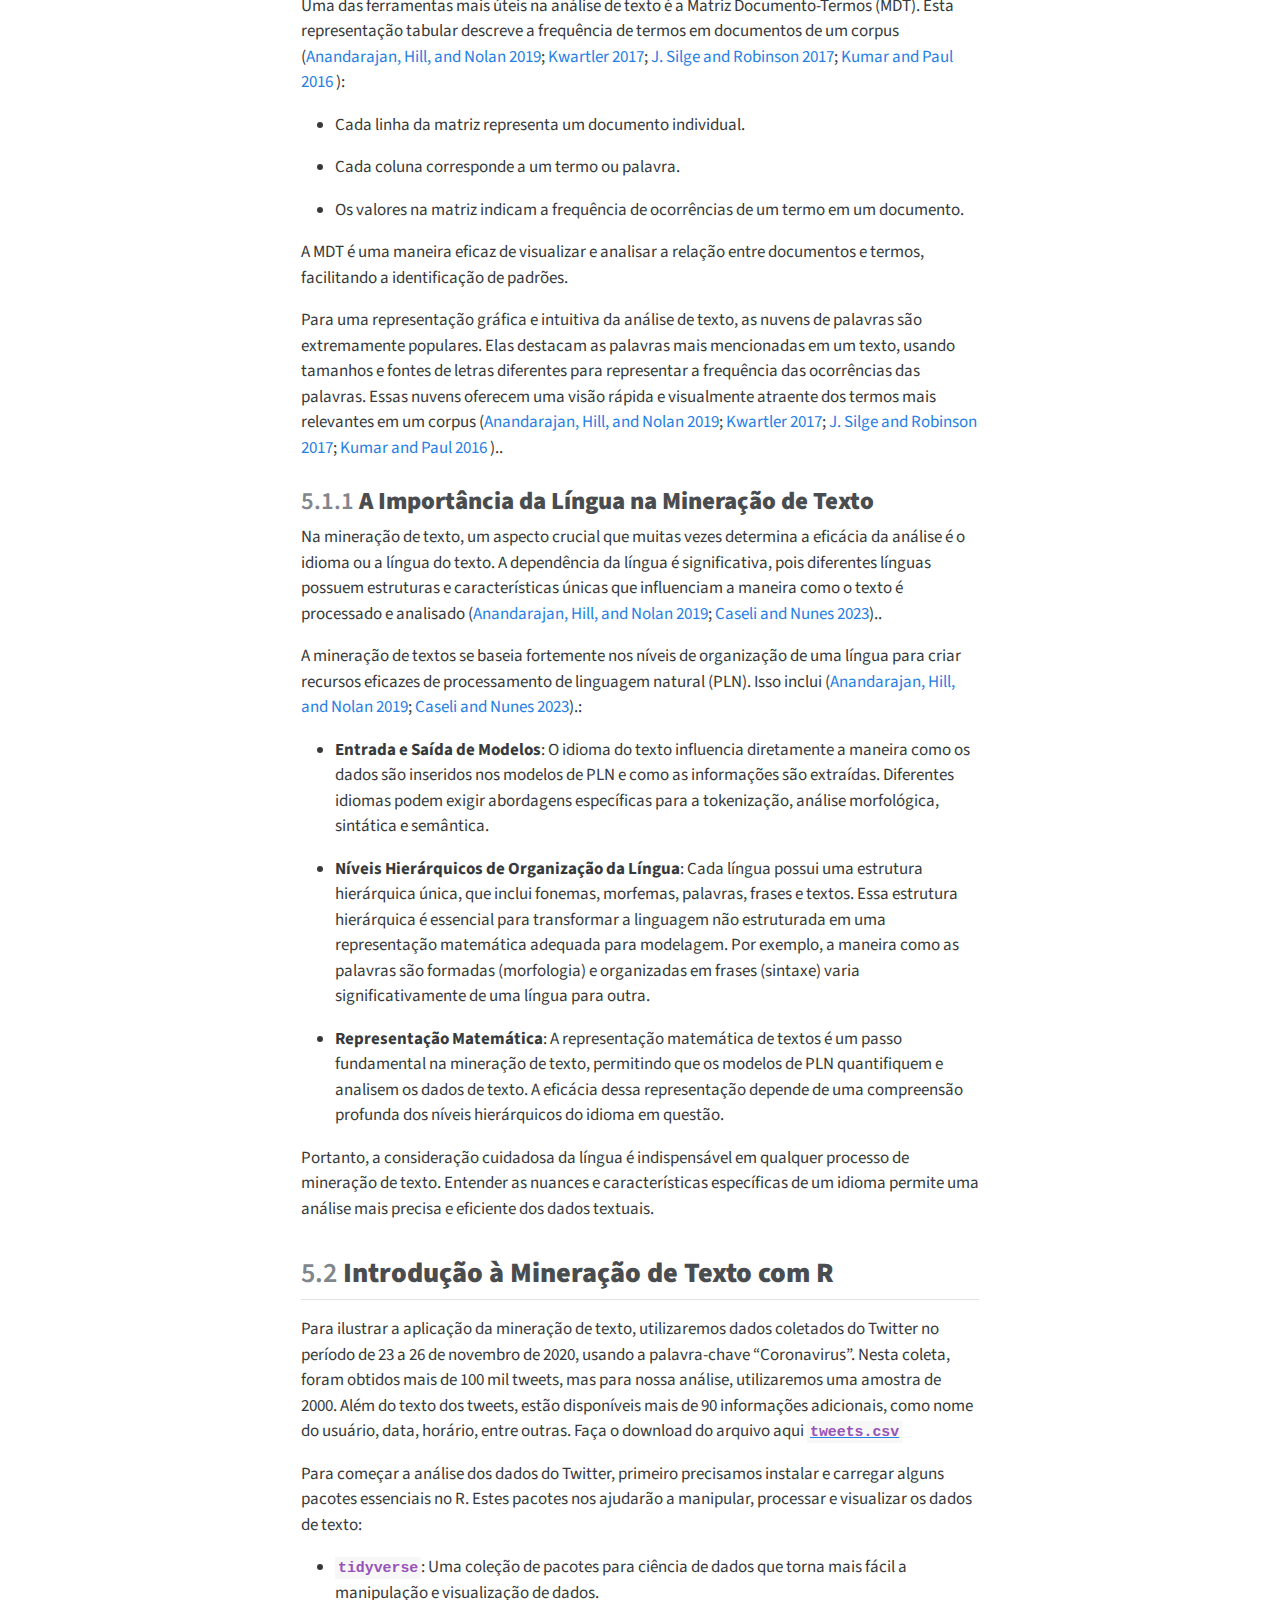
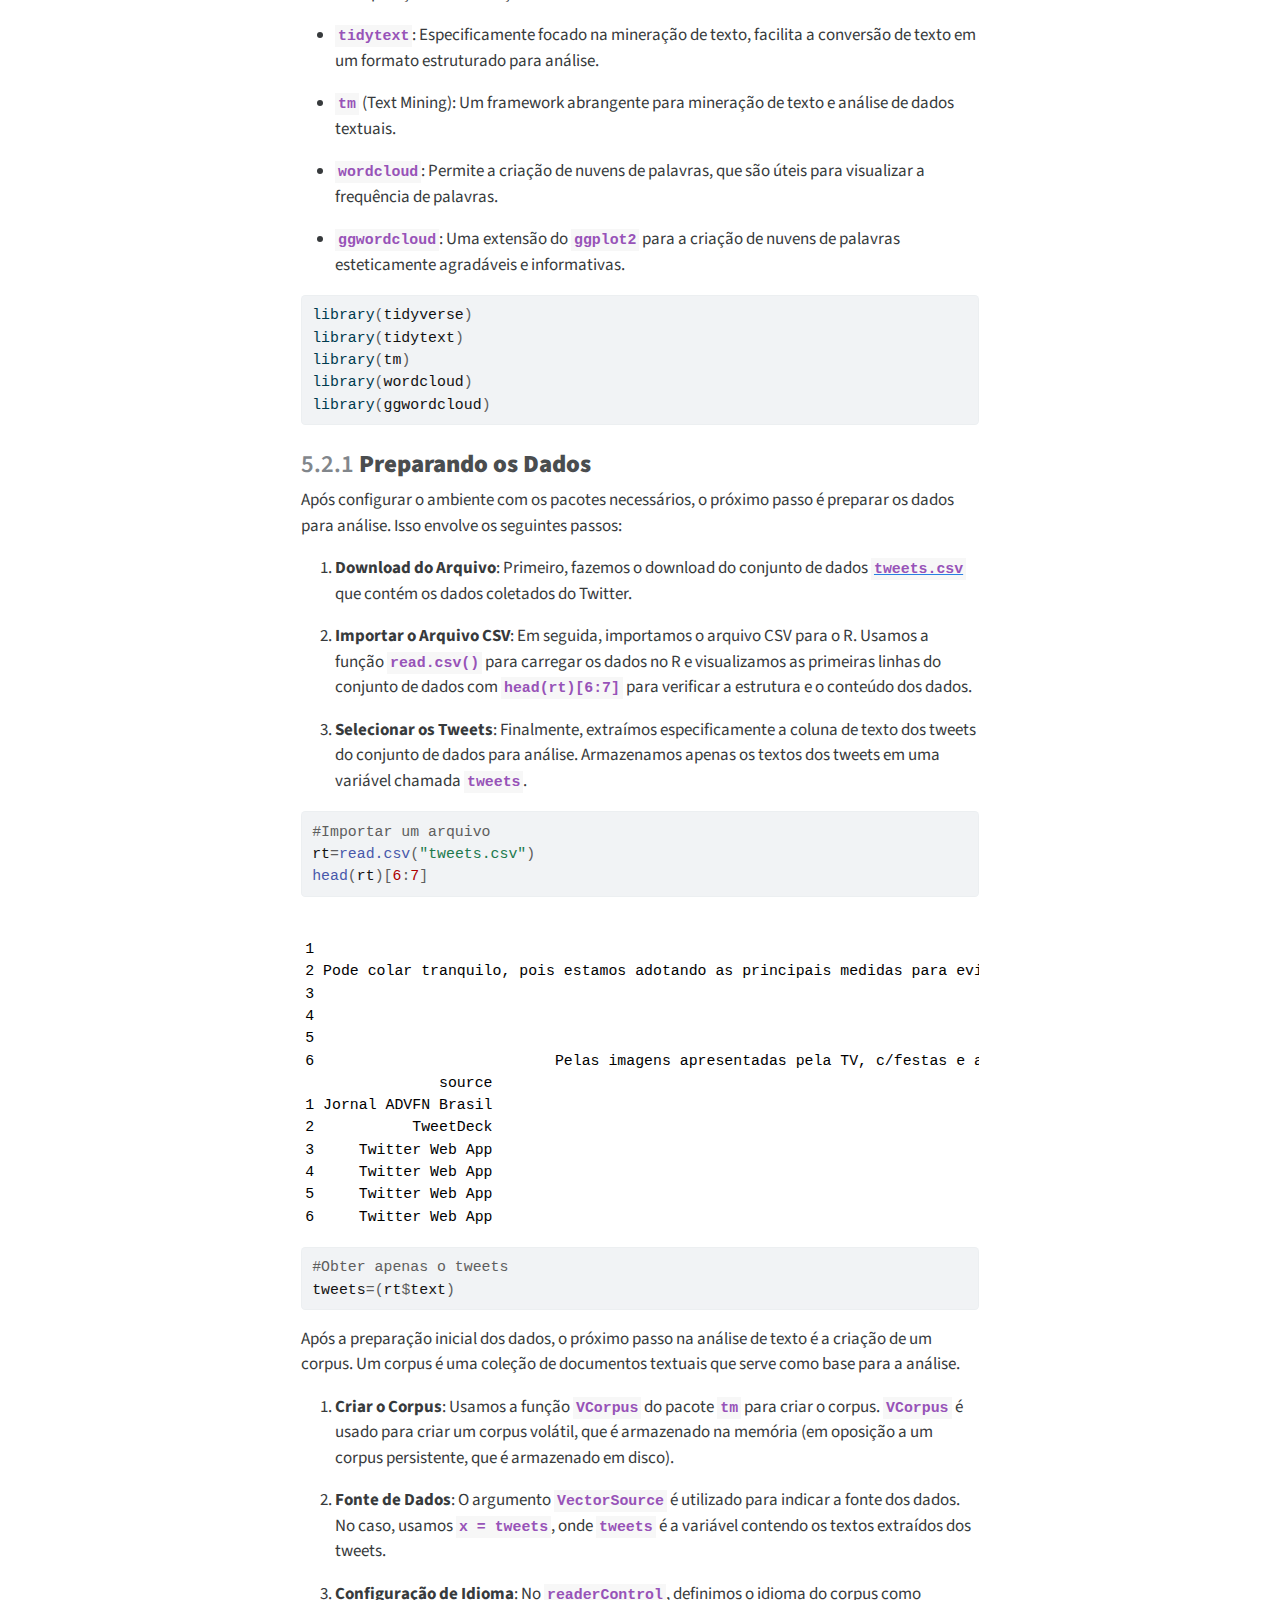
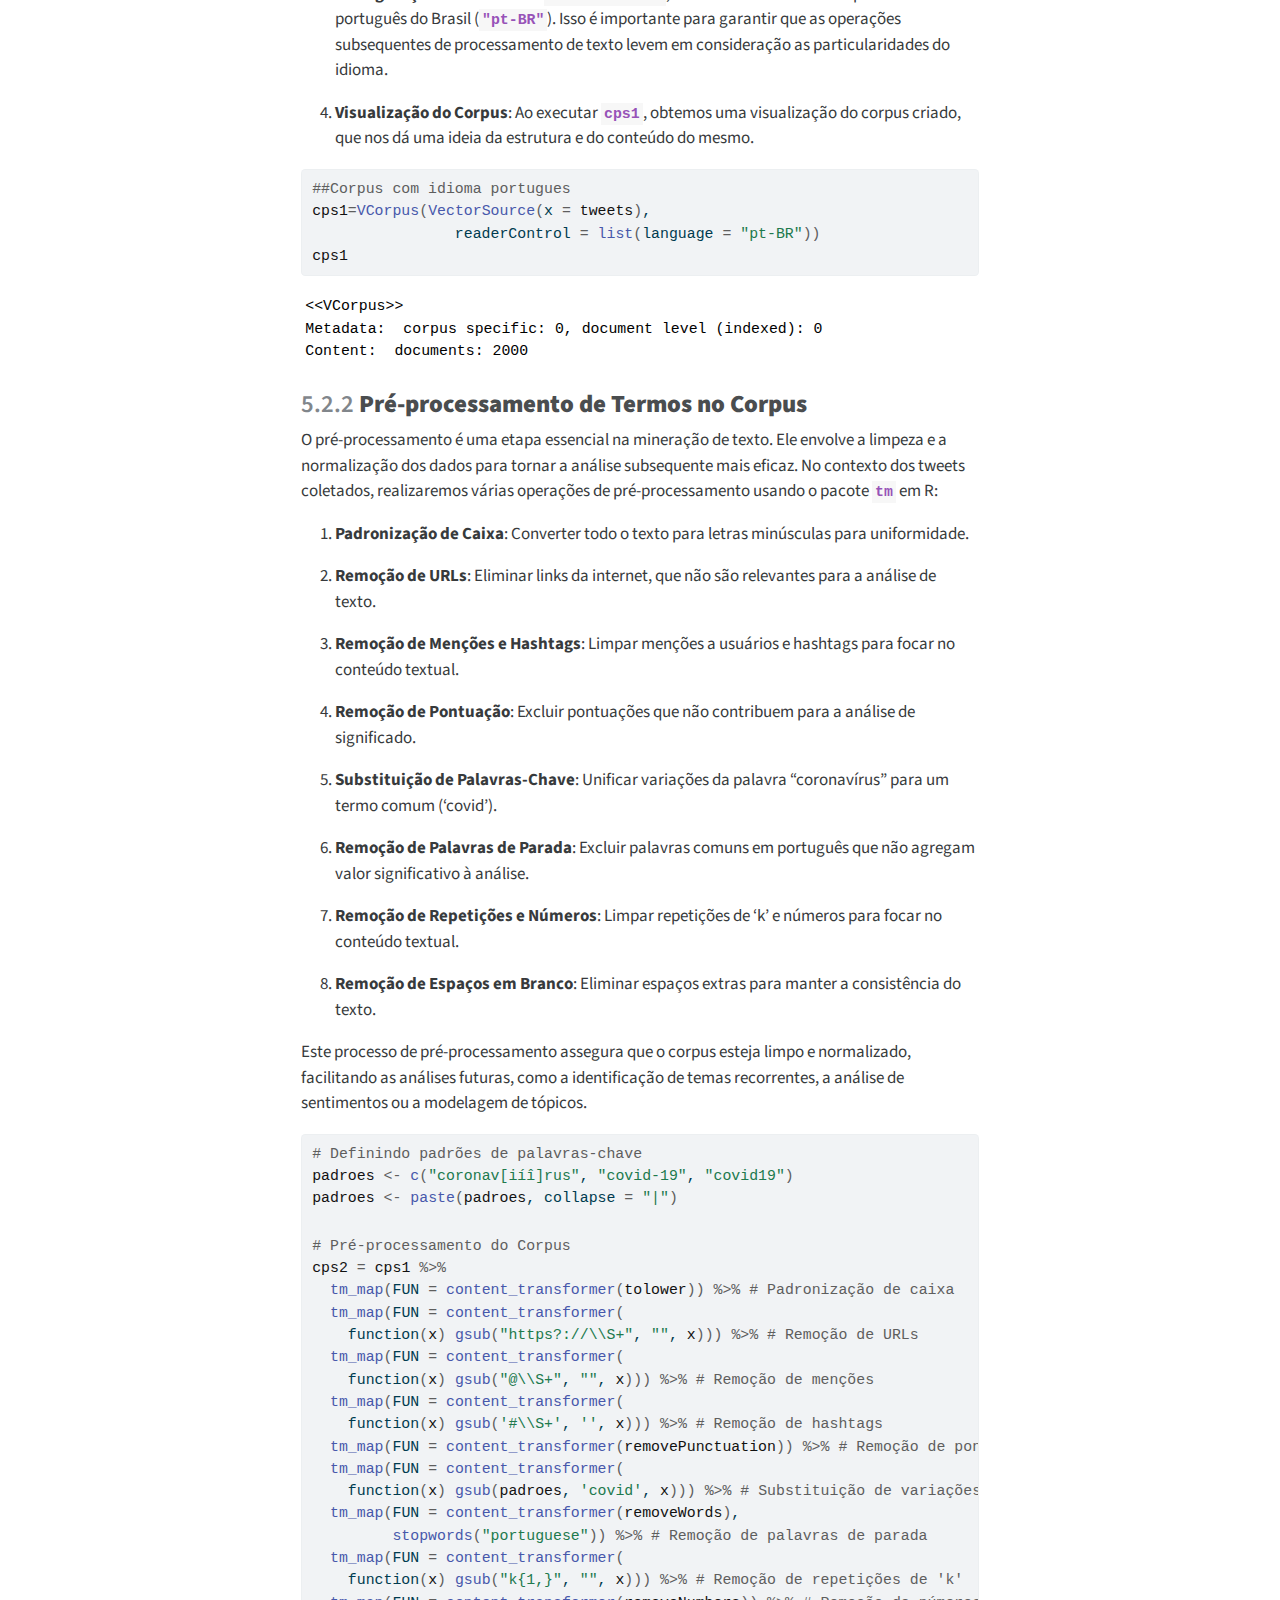
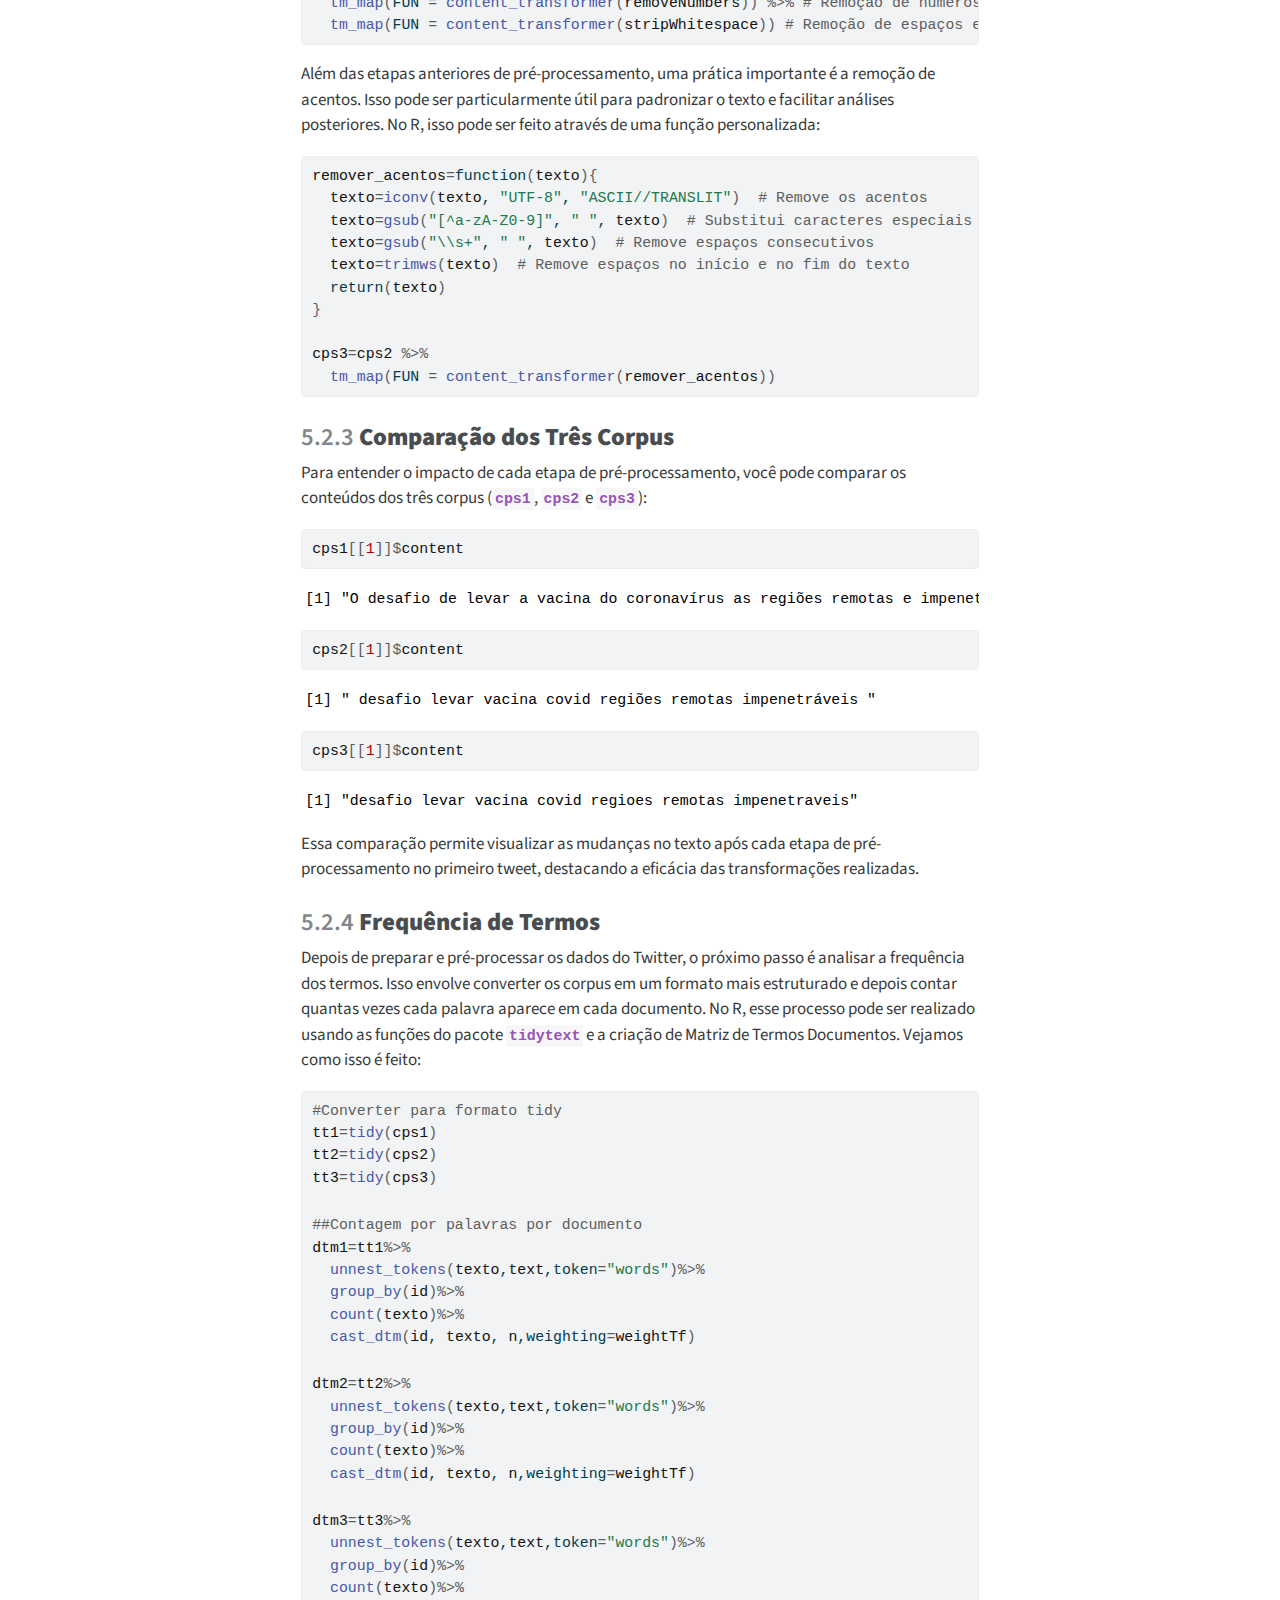
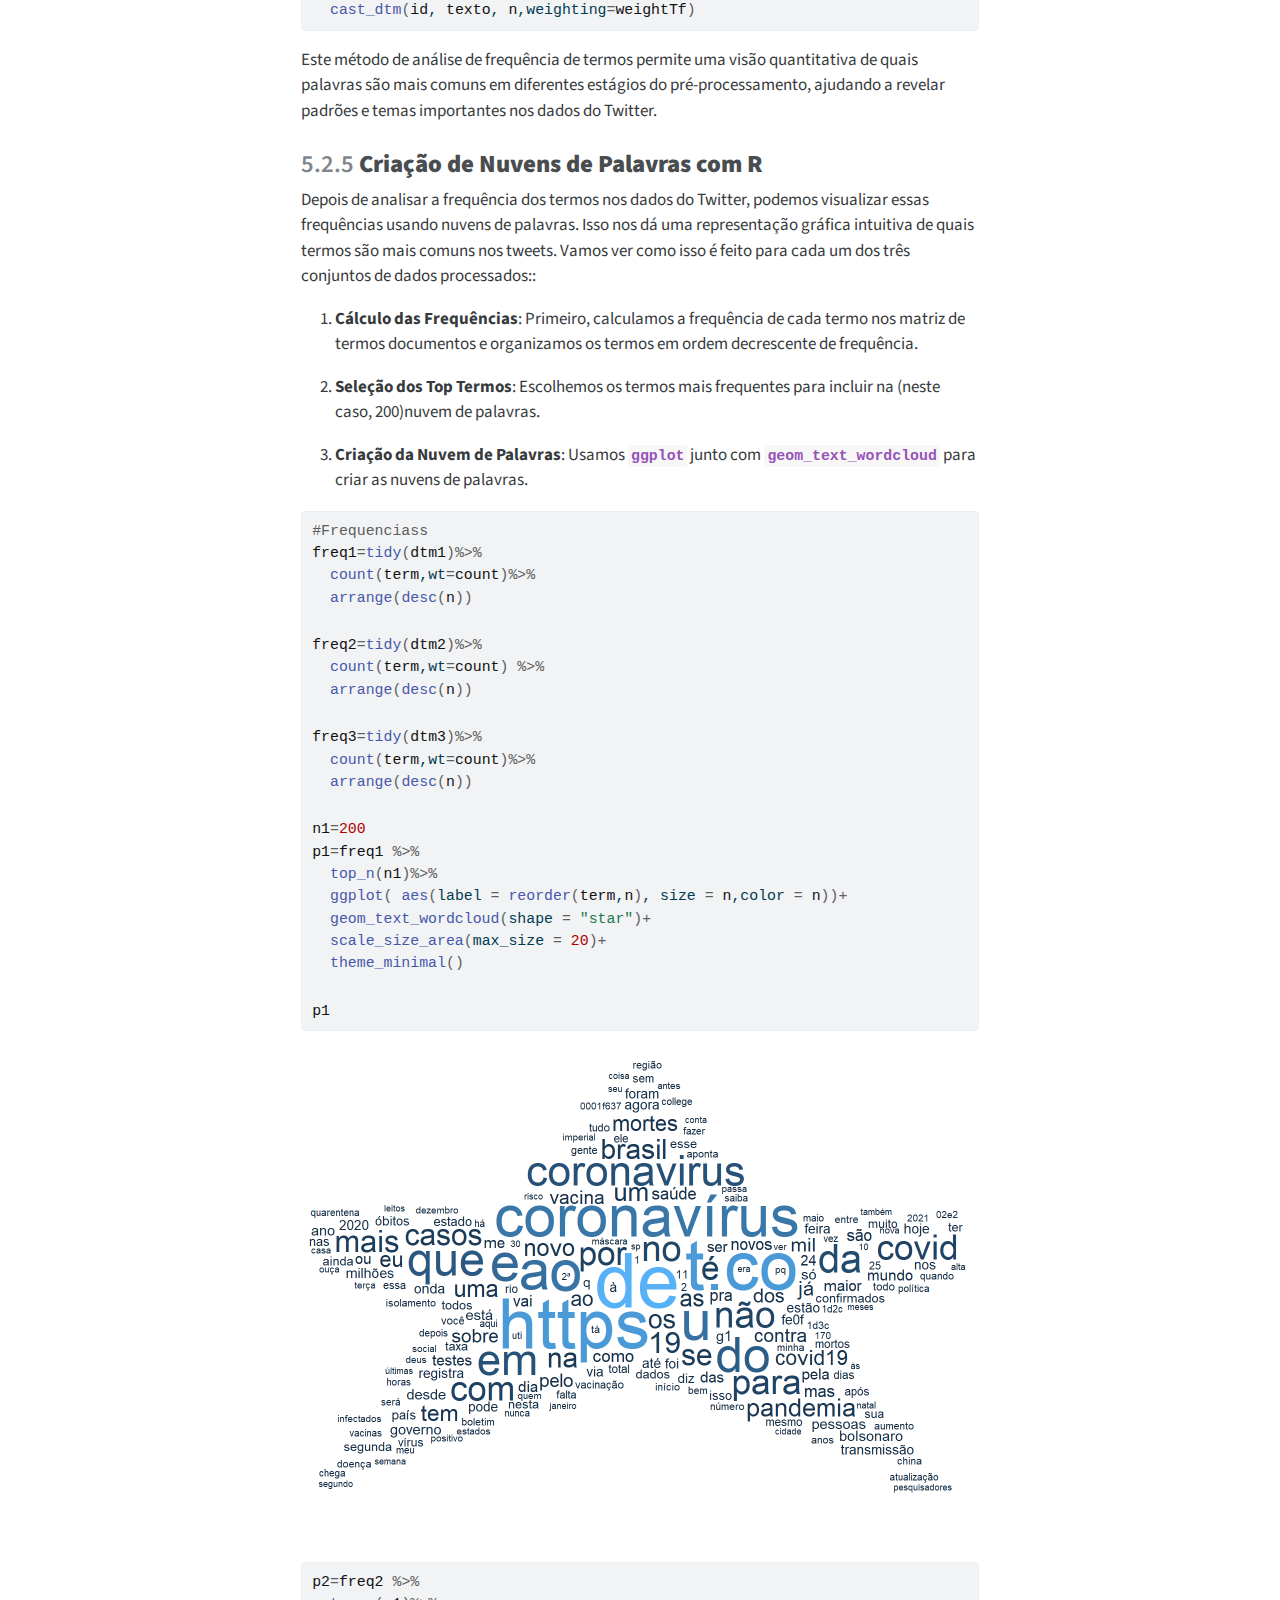
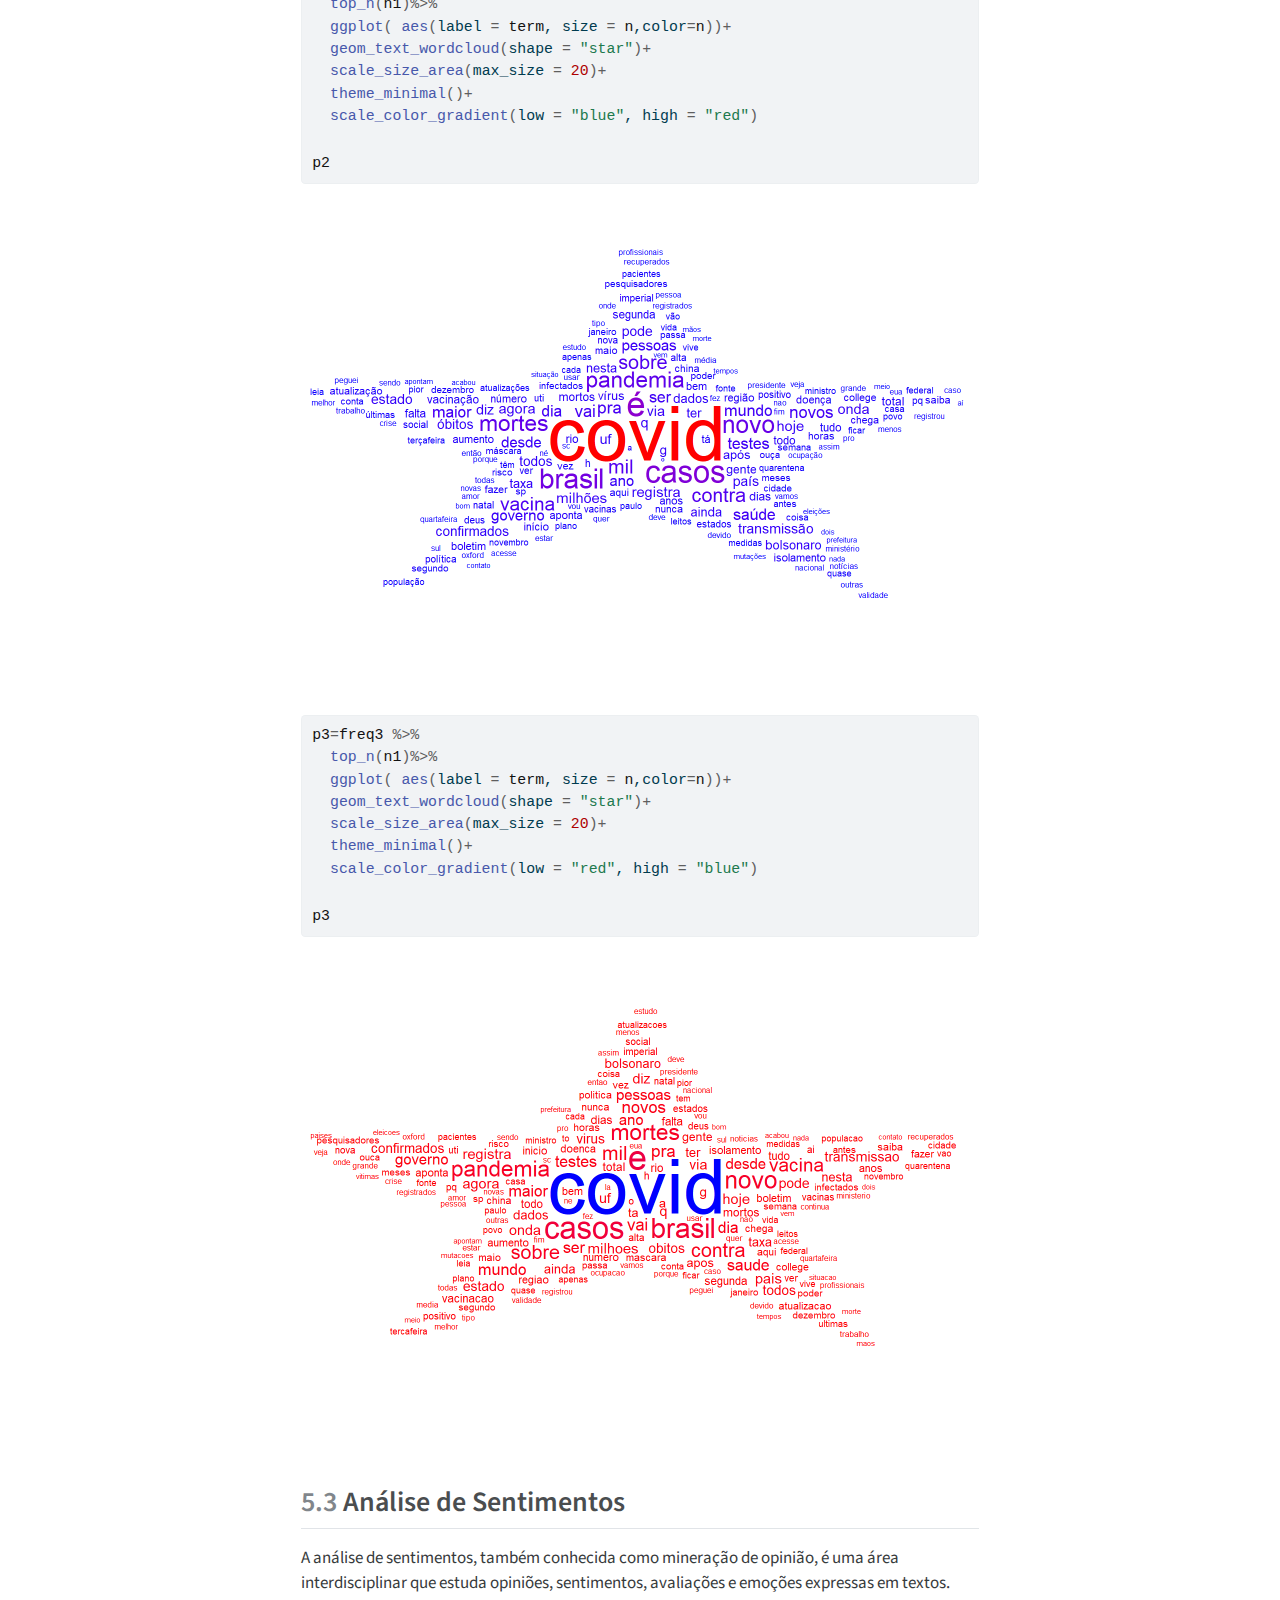
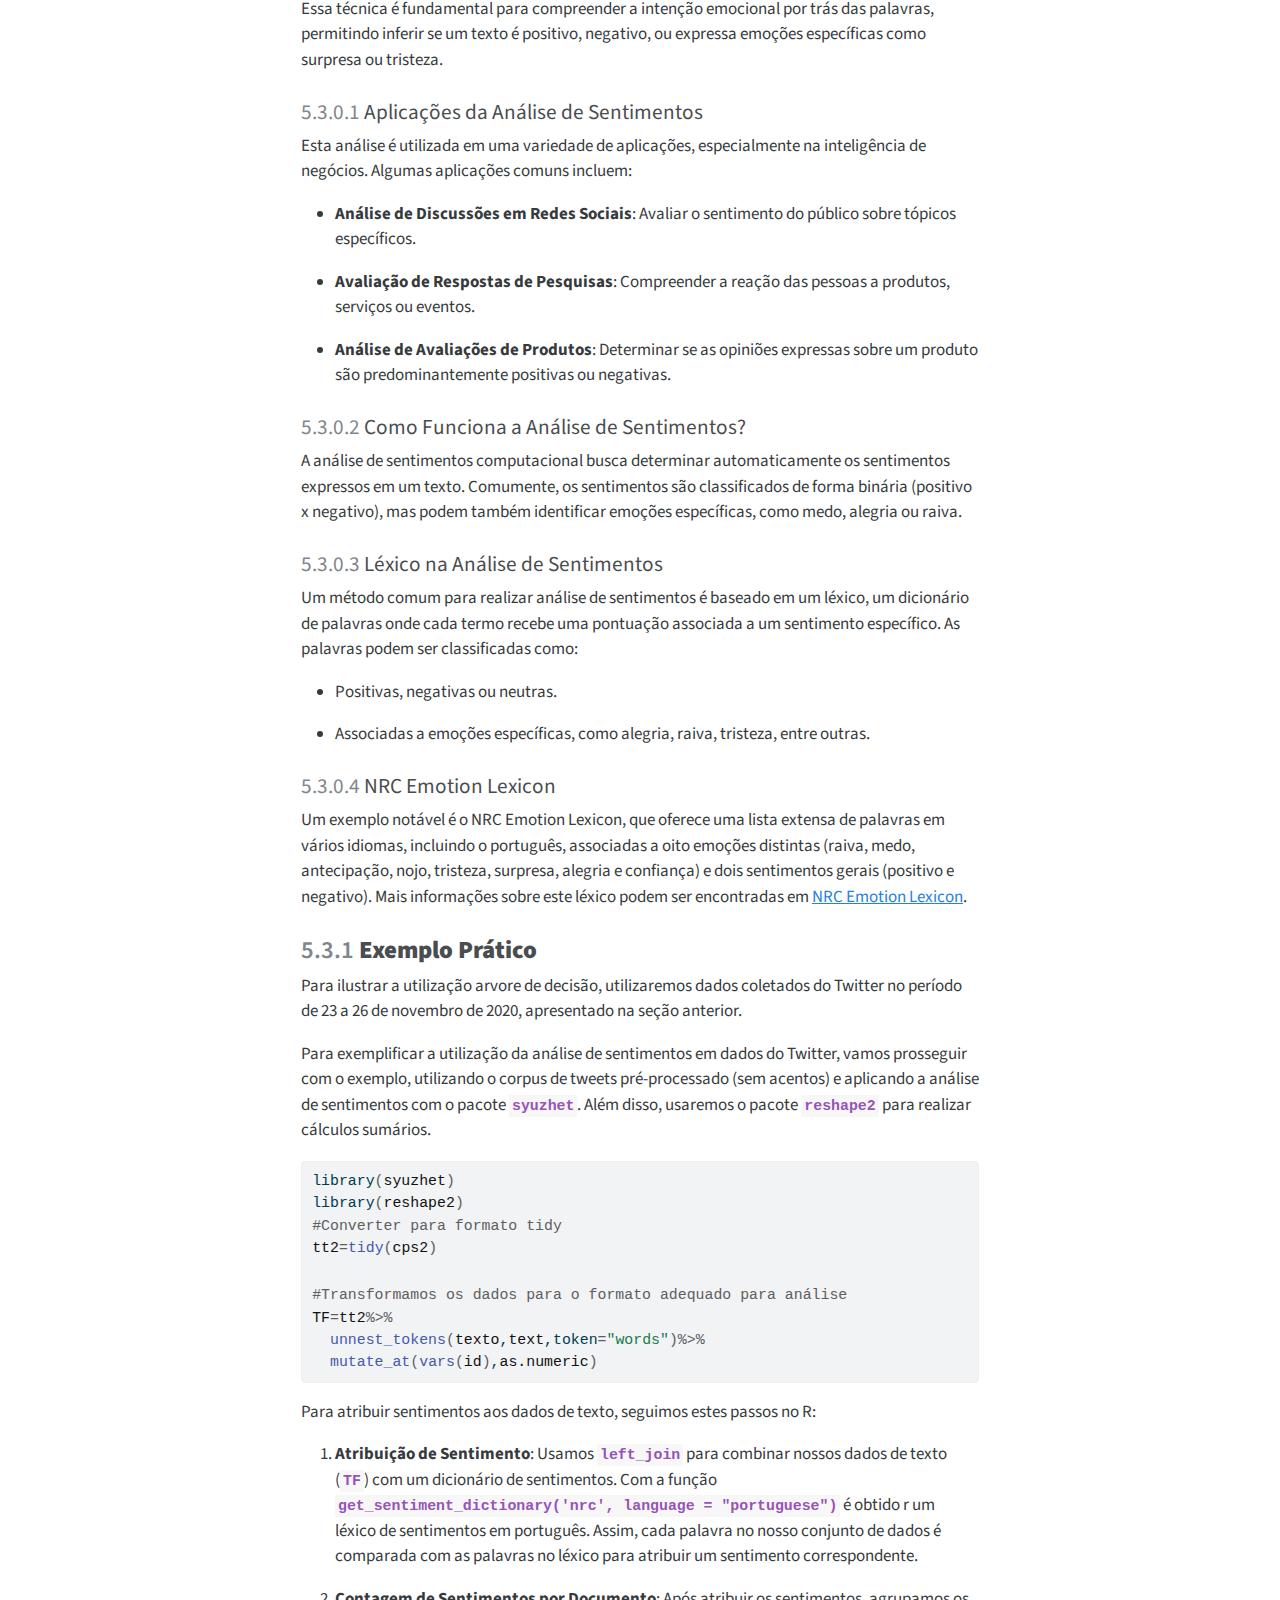
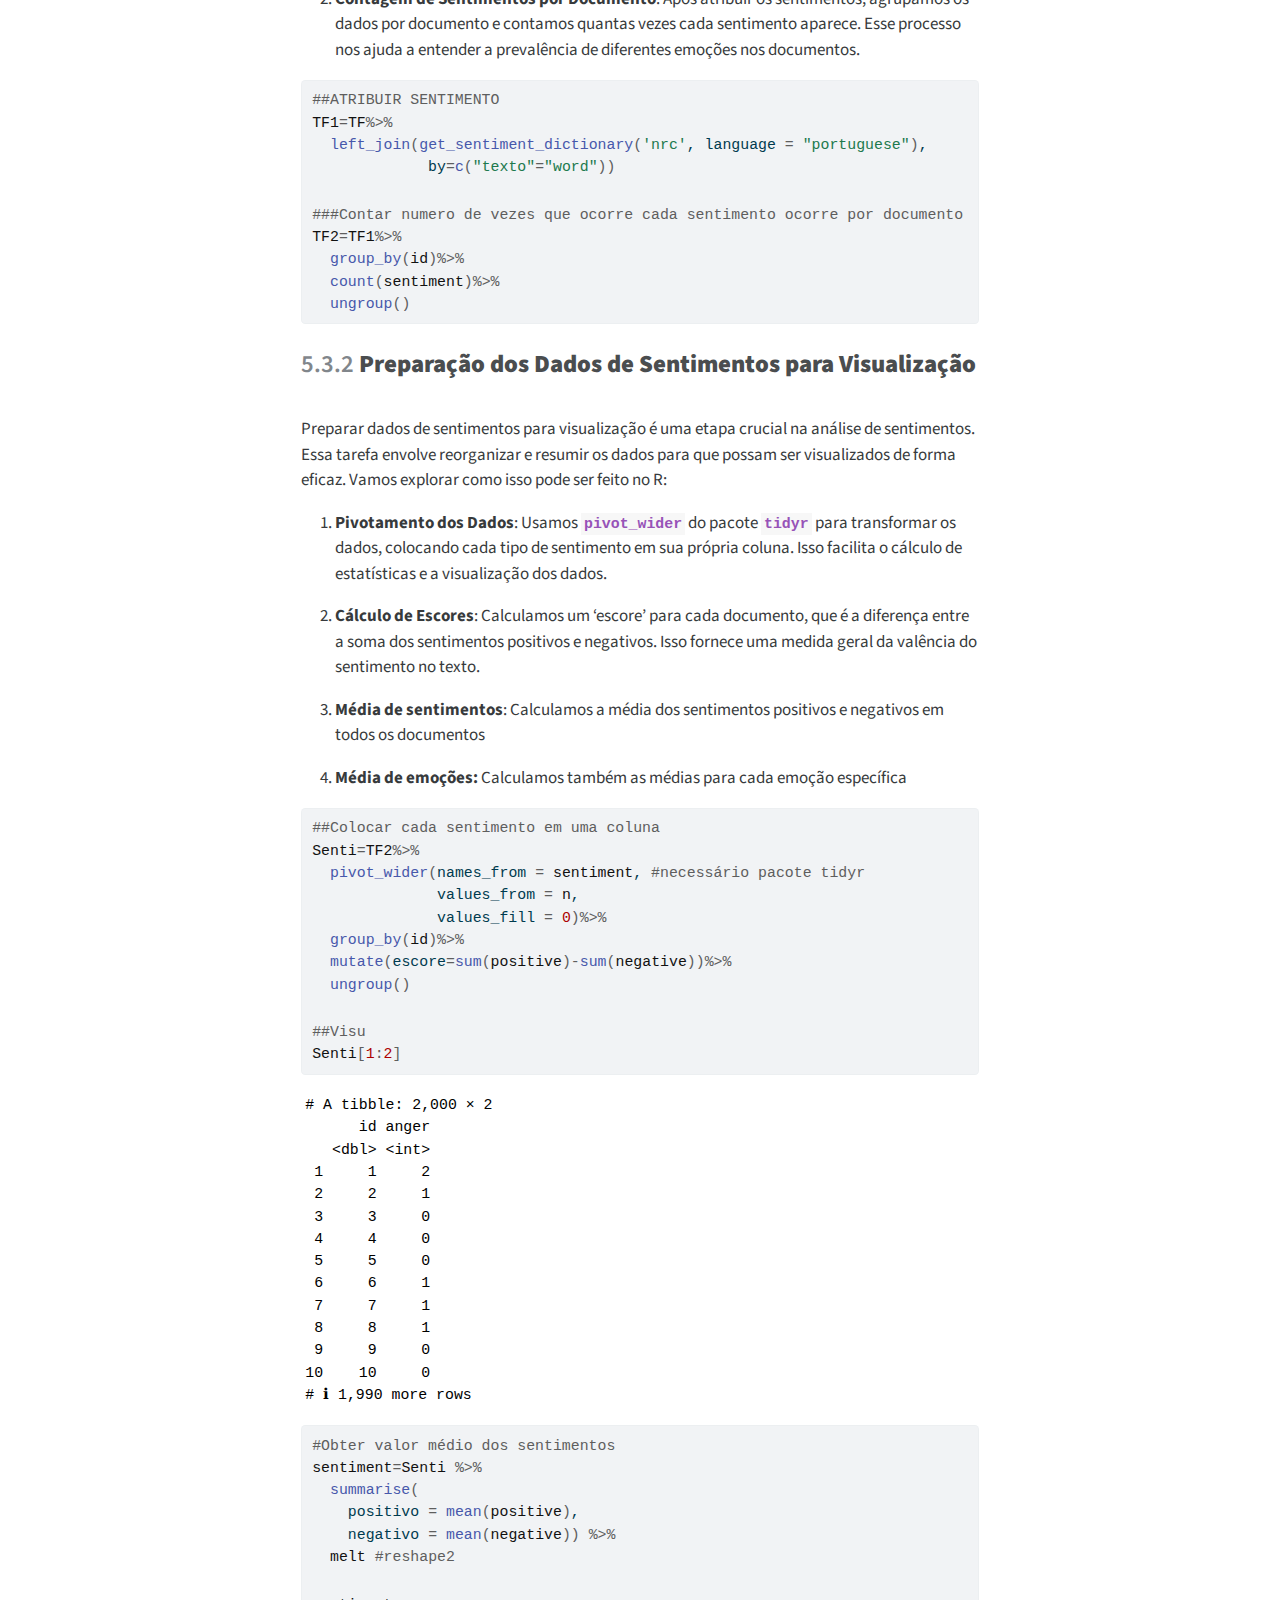
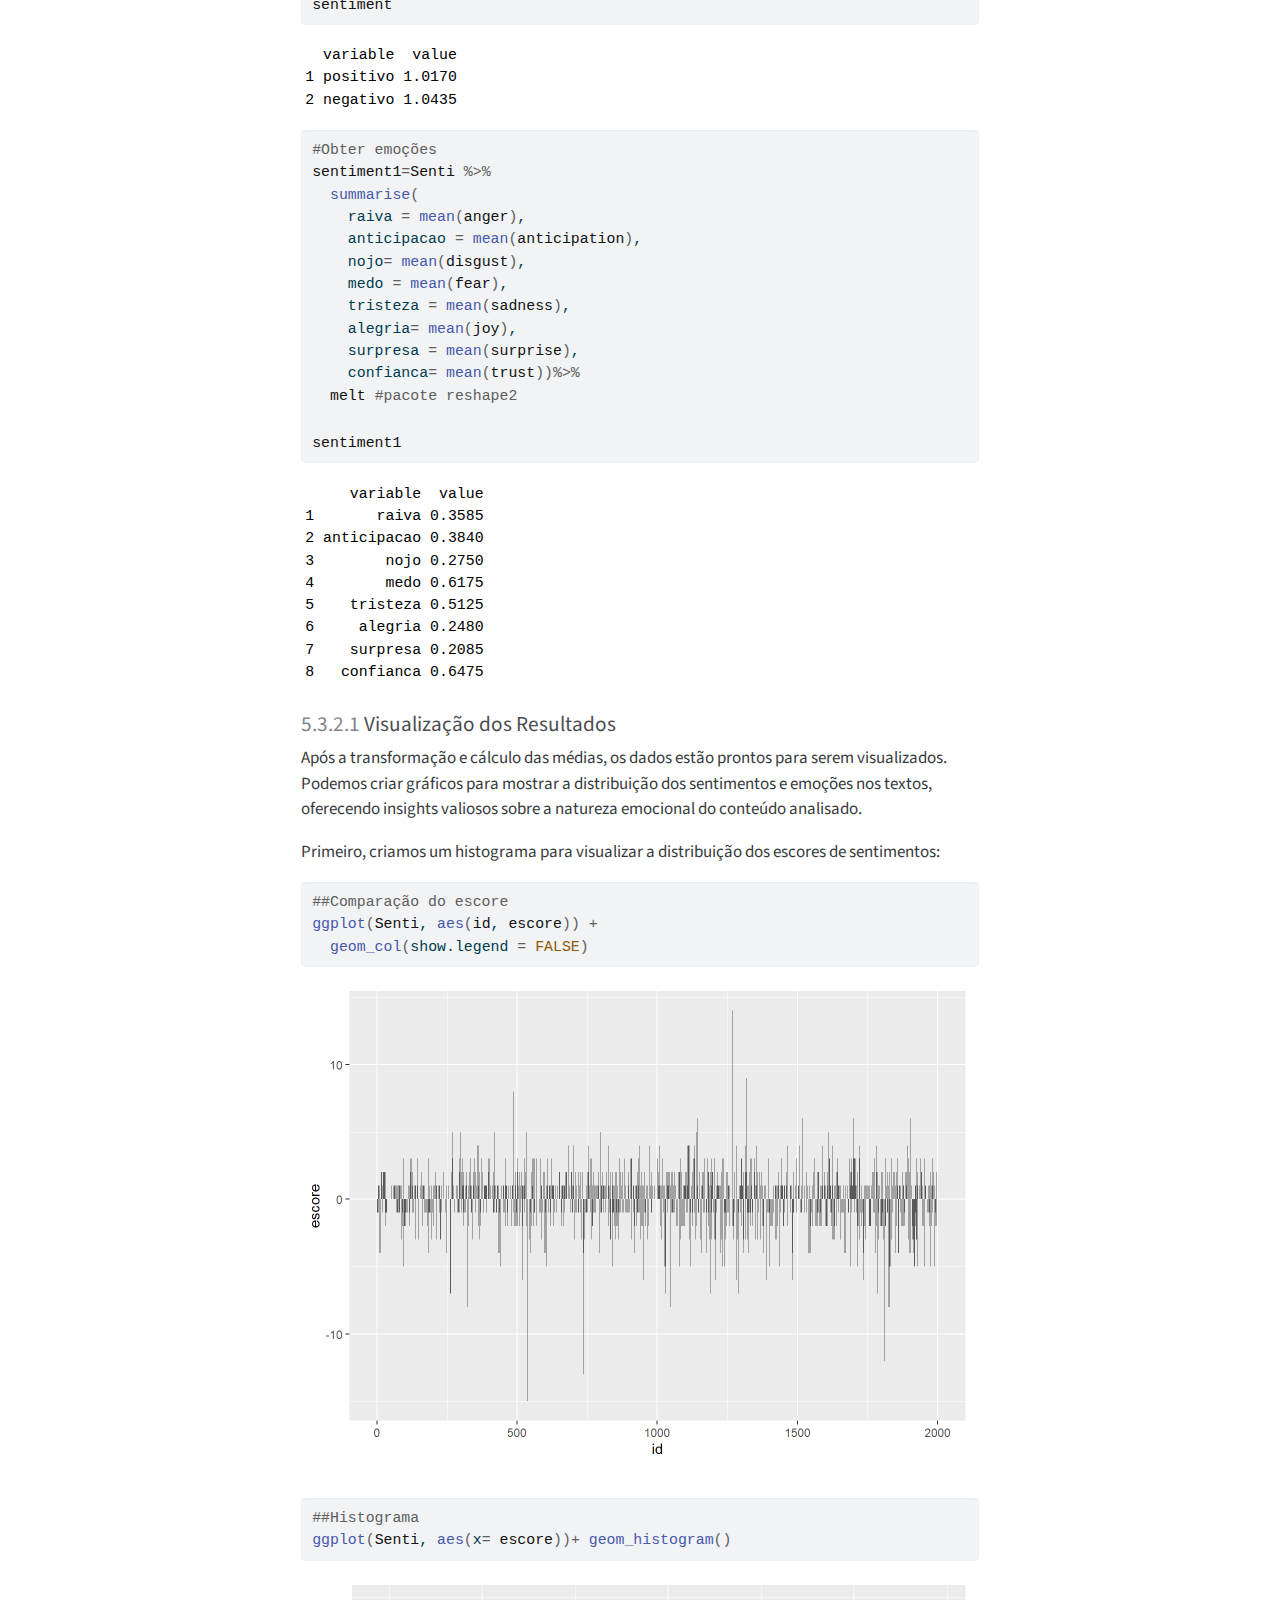
<file: _book/cap5.html>
<!DOCTYPE html>
<html xmlns="http://www.w3.org/1999/xhtml" lang="en" xml:lang="en"><head>
<meta http-equiv="Content-Type" content="text/html; charset=UTF-8">
<meta charset="utf-8">
<meta name="generator" content="quarto-1.3.450">
<meta name="viewport" content="width=device-width, initial-scale=1.0, user-scalable=yes">
<title>Software R para aplicações em IA - 5&nbsp; Modelagem e Análise de Texto</title>
<style>
code{white-space: pre-wrap;}
span.smallcaps{font-variant: small-caps;}
div.columns{display: flex; gap: min(4vw, 1.5em);}
div.column{flex: auto; overflow-x: auto;}
div.hanging-indent{margin-left: 1.5em; text-indent: -1.5em;}
ul.task-list{list-style: none;}
ul.task-list li input[type="checkbox"] {
  width: 0.8em;
  margin: 0 0.8em 0.2em -1em; /* quarto-specific, see https://github.com/quarto-dev/quarto-cli/issues/4556 */ 
  vertical-align: middle;
}
/* CSS for syntax highlighting */
pre > code.sourceCode { white-space: pre; position: relative; }
pre > code.sourceCode > span { display: inline-block; line-height: 1.25; }
pre > code.sourceCode > span:empty { height: 1.2em; }
.sourceCode { overflow: visible; }
code.sourceCode > span { color: inherit; text-decoration: inherit; }
div.sourceCode { margin: 1em 0; }
pre.sourceCode { margin: 0; }
@media screen {
div.sourceCode { overflow: auto; }
}
@media print {
pre > code.sourceCode { white-space: pre-wrap; }
pre > code.sourceCode > span { text-indent: -5em; padding-left: 5em; }
}
pre.numberSource code
  { counter-reset: source-line 0; }
pre.numberSource code > span
  { position: relative; left: -4em; counter-increment: source-line; }
pre.numberSource code > span > a:first-child::before
  { content: counter(source-line);
    position: relative; left: -1em; text-align: right; vertical-align: baseline;
    border: none; display: inline-block;
    -webkit-touch-callout: none; -webkit-user-select: none;
    -khtml-user-select: none; -moz-user-select: none;
    -ms-user-select: none; user-select: none;
    padding: 0 4px; width: 4em;
  }
pre.numberSource { margin-left: 3em;  padding-left: 4px; }
div.sourceCode
  {   }
@media screen {
pre > code.sourceCode > span > a:first-child::before { text-decoration: underline; }
}
/* CSS for citations */
div.csl-bib-body { }
div.csl-entry {
  clear: both;
}
.hanging-indent div.csl-entry {
  margin-left:2em;
  text-indent:-2em;
}
div.csl-left-margin {
  min-width:2em;
  float:left;
}
div.csl-right-inline {
  margin-left:2em;
  padding-left:1em;
}
div.csl-indent {
  margin-left: 2em;
}</style>

<script src="site_libs/quarto-nav/quarto-nav.js"></script>
<script src="site_libs/quarto-nav/headroom.min.js"></script>
<script src="site_libs/clipboard/clipboard.min.js"></script>
<script src="site_libs/quarto-search/autocomplete.umd.js"></script>
<script src="site_libs/quarto-search/fuse.min.js"></script>
<script src="site_libs/quarto-search/quarto-search.js"></script>
<meta name="quarto:offset" content="./">
<link href="./references.html" rel="next">
<link href="./cap4.html" rel="prev">
<link href="./imagens/Eri-Logo.jpg" rel="icon" type="image/jpeg">
<script src="site_libs/quarto-html/quarto.js"></script>
<script src="site_libs/quarto-html/popper.min.js"></script>
<script src="site_libs/quarto-html/tippy.umd.min.js"></script>
<script src="site_libs/quarto-html/anchor.min.js"></script>
<link href="site_libs/quarto-html/tippy.css" rel="stylesheet">
<link href="site_libs/quarto-html/quarto-syntax-highlighting.css" rel="stylesheet" id="quarto-text-highlighting-styles">
<script src="site_libs/bootstrap/bootstrap.min.js"></script>
<link href="site_libs/bootstrap/bootstrap-icons.css" rel="stylesheet">
<link href="site_libs/bootstrap/bootstrap.min.css" rel="stylesheet" id="quarto-bootstrap" data-mode="light"><script id="quarto-search-options" type="application/json">{
  "location": "sidebar",
  "copy-button": false,
  "collapse-after": 3,
  "panel-placement": "start",
  "type": "textbox",
  "limit": 20,
  "language": {
    "search-no-results-text": "No results",
    "search-matching-documents-text": "matching documents",
    "search-copy-link-title": "Copy link to search",
    "search-hide-matches-text": "Hide additional matches",
    "search-more-match-text": "more match in this document",
    "search-more-matches-text": "more matches in this document",
    "search-clear-button-title": "Clear",
    "search-detached-cancel-button-title": "Cancel",
    "search-submit-button-title": "Submit",
    "search-label": "Search"
  }
}</script>
</head>
<body class="nav-sidebar floating">

<div id="quarto-search-results"></div>
  <header id="quarto-header" class="headroom fixed-top"><nav class="quarto-secondary-nav"><div class="container-fluid d-flex">
      <button type="button" class="quarto-btn-toggle btn" data-bs-toggle="collapse" data-bs-target="#quarto-sidebar,#quarto-sidebar-glass" aria-controls="quarto-sidebar" aria-expanded="false" aria-label="Toggle sidebar navigation" onclick="if (window.quartoToggleHeadroom) { window.quartoToggleHeadroom(); }">
        <i class="bi bi-layout-text-sidebar-reverse"></i>
      </button>
      <nav class="quarto-page-breadcrumbs" aria-label="breadcrumb"><ol class="breadcrumb"><li class="breadcrumb-item"><a href="./cap5.html"><span class="chapter-number">5</span>&nbsp; <span class="chapter-title">**Modelagem e Análise de Texto**</span></a></li></ol></nav>
      <a class="flex-grow-1" role="button" data-bs-toggle="collapse" data-bs-target="#quarto-sidebar,#quarto-sidebar-glass" aria-controls="quarto-sidebar" aria-expanded="false" aria-label="Toggle sidebar navigation" onclick="if (window.quartoToggleHeadroom) { window.quartoToggleHeadroom(); }">      
      </a>
      <button type="button" class="btn quarto-search-button" aria-label="" onclick="window.quartoOpenSearch();">
        <i class="bi bi-search"></i>
      </button>
    </div>
  </nav></header><!-- content --><div id="quarto-content" class="quarto-container page-columns page-rows-contents page-layout-article">
<!-- sidebar -->
  <nav id="quarto-sidebar" class="sidebar collapse collapse-horizontal sidebar-navigation floating overflow-auto"><div class="pt-lg-2 mt-2 text-left sidebar-header">
    <div class="sidebar-title mb-0 py-0">
      <a href="./">Software R para aplicações em IA</a> 
        <div class="sidebar-tools-main">
  <a href="" class="quarto-reader-toggle quarto-navigation-tool px-1" onclick="window.quartoToggleReader(); return false;" title="Toggle reader mode">
  <div class="quarto-reader-toggle-btn">
  <i class="bi"></i>
  </div>
</a>
</div>
    </div>
      </div>
        <div class="mt-2 flex-shrink-0 align-items-center">
        <div class="sidebar-search">
        <div id="quarto-search" class="" title="Search"></div>
        </div>
        </div>
    <div class="sidebar-menu-container"> 
    <ul class="list-unstyled mt-1">
<li class="sidebar-item">
  <div class="sidebar-item-container"> 
  <a href="./index.html" class="sidebar-item-text sidebar-link">
 <span class="menu-text">Prefácio</span></a>
  </div>
</li>
        <li class="sidebar-item">
  <div class="sidebar-item-container"> 
  <a href="./cap1.html" class="sidebar-item-text sidebar-link">
 <span class="menu-text"><span class="chapter-number">1</span>&nbsp; <span class="chapter-title">Introdução e Contextualização</span></span></a>
  </div>
</li>
        <li class="sidebar-item">
  <div class="sidebar-item-container"> 
  <a href="./cap2.html" class="sidebar-item-text sidebar-link">
 <span class="menu-text"><span class="chapter-number">2</span>&nbsp; <span class="chapter-title">Estatística, Machine Learning e IA</span></span></a>
  </div>
</li>
        <li class="sidebar-item">
  <div class="sidebar-item-container"> 
  <a href="./cap3.html" class="sidebar-item-text sidebar-link">
 <span class="menu-text"><span class="chapter-number">3</span>&nbsp; <span class="chapter-title"><strong>R: Breve Histórico e Importância</strong></span></span></a>
  </div>
</li>
        <li class="sidebar-item">
  <div class="sidebar-item-container"> 
  <a href="./cap4.html" class="sidebar-item-text sidebar-link">
 <span class="menu-text"><span class="chapter-number">4</span>&nbsp; <span class="chapter-title">Aplicações Básicas e Intermediárias em IA com R</span></span></a>
  </div>
</li>
        <li class="sidebar-item">
  <div class="sidebar-item-container"> 
  <a href="./cap5.html" class="sidebar-item-text sidebar-link active">
 <span class="menu-text"><span class="chapter-number">5</span>&nbsp; <span class="chapter-title"><strong>Modelagem e Análise de Texto</strong></span></span></a>
  </div>
</li>
        <li class="sidebar-item">
  <div class="sidebar-item-container"> 
  <a href="./references.html" class="sidebar-item-text sidebar-link">
 <span class="menu-text">References</span></a>
  </div>
</li>
    </ul>
</div>
</nav><div id="quarto-sidebar-glass" data-bs-toggle="collapse" data-bs-target="#quarto-sidebar,#quarto-sidebar-glass"></div>
<!-- margin-sidebar -->
    <div id="quarto-margin-sidebar" class="sidebar margin-sidebar">
        <nav id="TOC" role="doc-toc" class="toc-active"><h2 id="toc-title">Table of contents</h2>
   
  <ul>
<li>
<a href="#conceitos-b%C3%A1sicos-de-minera%C3%A7%C3%A3o-de-texto" id="toc-conceitos-básicos-de-mineração-de-texto" class="nav-link active" data-scroll-target="#conceitos-b%C3%A1sicos-de-minera%C3%A7%C3%A3o-de-texto"><span class="header-section-number">5.1</span> <strong>Conceitos Básicos de Mineração de Texto</strong></a>
  <ul class="collapse">
<li><a href="#a-import%C3%A2ncia-da-l%C3%ADngua-na-minera%C3%A7%C3%A3o-de-texto" id="toc-a-importância-da-língua-na-mineração-de-texto" class="nav-link" data-scroll-target="#a-import%C3%A2ncia-da-l%C3%ADngua-na-minera%C3%A7%C3%A3o-de-texto"><span class="header-section-number">5.1.1</span> <strong>A Importância da Língua na Mineração de Texto</strong></a></li>
  </ul>
</li>
  <li>
<a href="#introdu%C3%A7%C3%A3o-%C3%A0-minera%C3%A7%C3%A3o-de-texto-com-r" id="toc-introdução-à-mineração-de-texto-com-r" class="nav-link" data-scroll-target="#introdu%C3%A7%C3%A3o-%C3%A0-minera%C3%A7%C3%A3o-de-texto-com-r"><span class="header-section-number">5.2</span> <strong>Introdução à Mineração de Texto com R</strong></a>
  <ul class="collapse">
<li><a href="#preparando-os-dados" id="toc-preparando-os-dados" class="nav-link" data-scroll-target="#preparando-os-dados"><span class="header-section-number">5.2.1</span> <strong>Preparando os Dados</strong></a></li>
  <li><a href="#pr%C3%A9-processamento-de-termos-no-corpus" id="toc-pré-processamento-de-termos-no-corpus" class="nav-link" data-scroll-target="#pr%C3%A9-processamento-de-termos-no-corpus"><span class="header-section-number">5.2.2</span> <strong>Pré-processamento de Termos no Corpus</strong></a></li>
  <li><a href="#compara%C3%A7%C3%A3o-dos-tr%C3%AAs-corpus" id="toc-comparação-dos-três-corpus" class="nav-link" data-scroll-target="#compara%C3%A7%C3%A3o-dos-tr%C3%AAs-corpus"><span class="header-section-number">5.2.3</span> <strong>Comparação dos Três Corpus</strong></a></li>
  <li><a href="#frequ%C3%AAncia-de-termos" id="toc-frequência-de-termos" class="nav-link" data-scroll-target="#frequ%C3%AAncia-de-termos"><span class="header-section-number">5.2.4</span> <strong>Frequência de Termos</strong></a></li>
  <li><a href="#cria%C3%A7%C3%A3o-de-nuvens-de-palavras-com-r" id="toc-criação-de-nuvens-de-palavras-com-r" class="nav-link" data-scroll-target="#cria%C3%A7%C3%A3o-de-nuvens-de-palavras-com-r"><span class="header-section-number">5.2.5</span> <strong>Criação de Nuvens de Palavras com R</strong></a></li>
  </ul>
</li>
  <li>
<a href="#an%C3%A1lise-de-sentimentos" id="toc-análise-de-sentimentos" class="nav-link" data-scroll-target="#an%C3%A1lise-de-sentimentos"><span class="header-section-number">5.3</span> Análise de Sentimentos</a>
  <ul class="collapse">
<li><a href="#exemplo-pr%C3%A1tico" id="toc-exemplo-prático" class="nav-link" data-scroll-target="#exemplo-pr%C3%A1tico"><span class="header-section-number">5.3.1</span> <strong>Exemplo Prático</strong></a></li>
  <li><a href="#prepara%C3%A7%C3%A3o-dos-dados-de-sentimentos-para-visualiza%C3%A7%C3%A3o" id="toc-preparação-dos-dados-de-sentimentos-para-visualização" class="nav-link" data-scroll-target="#prepara%C3%A7%C3%A3o-dos-dados-de-sentimentos-para-visualiza%C3%A7%C3%A3o"><span class="header-section-number">5.3.2</span> <strong>Preparação dos Dados de Sentimentos para Visualização</strong></a></li>
  <li><a href="#outras-an%C3%A1lises-de-texto-no-r" id="toc-outras-análises-de-texto-no-r" class="nav-link" data-scroll-target="#outras-an%C3%A1lises-de-texto-no-r"><span class="header-section-number">5.3.3</span> <strong>Outras Análises de Texto no R</strong></a></li>
  </ul>
</li>
  <li><a href="#tend%C3%AAncias-e-avan%C3%A7os-na-an%C3%A1lise-de-texto" id="toc-tendências-e-avanços-na-análise-de-texto" class="nav-link" data-scroll-target="#tend%C3%AAncias-e-avan%C3%A7os-na-an%C3%A1lise-de-texto"><span class="header-section-number">5.4</span> <strong>Tendências e Avanços na Análise de Texto</strong></a></li>
  </ul></nav>
    </div>
<!-- main -->
<main class="content" id="quarto-document-content"><header id="title-block-header" class="quarto-title-block default"><div class="quarto-title">
<h1 class="title">
<span class="chapter-number">5</span>&nbsp; <span class="chapter-title"><strong>Modelagem e Análise de Texto</strong></span>
</h1>
</div>



<div class="quarto-title-meta">

    
  
    
  </div>
  

</header><p>A mineração de texto é uma área fascinante da ciência de dados que se concentra na extração de informações significativas de dados textuais. Na era digital de hoje, onde enormes volumes de texto são gerados diariamente, a mineração de texto torna-se essencial para analisar e compreender esses dados. Com o uso da linguagem de programação R, essa tarefa não apenas se torna acessível, mas também altamente eficiente <span class="citation" data-cites="kwartler2017 silge2017">(<a href="references.html#ref-kwartler2017" role="doc-biblioref">Kwartler 2017</a>; <a href="references.html#ref-silge2017" role="doc-biblioref">J. Silge and Robinson 2017</a>)</span>.</p>
<section id="conceitos-básicos-de-mineração-de-texto" class="level2" data-number="5.1"><h2 data-number="5.1" class="anchored" data-anchor-id="conceitos-básicos-de-mineração-de-texto">
<span class="header-section-number">5.1</span> <strong>Conceitos Básicos de Mineração de Texto</strong>
</h2>
<p>A mineração de texto é uma área crucial da ciência de dados, dedicada à análise e extração de informações relevantes de grandes volumes de dados textuais. Com a proliferação de dados digitais, a habilidade de efetivamente analisar textos se torna cada vez mais importante. A linguagem de programação R, conhecida por sua aplicação em estatística e ciência de dados, oferece ferramentas robustas para a mineração de texto <span class="citation" data-cites="anandarajan2019 kwartler2017 silge2017 kumar2016">(<a href="references.html#ref-anandarajan2019" role="doc-biblioref">Anandarajan, Hill, and Nolan 2019</a>; <a href="references.html#ref-kwartler2017" role="doc-biblioref">Kwartler 2017</a>; <a href="references.html#ref-silge2017" role="doc-biblioref">J. Silge and Robinson 2017</a>; <a href="references.html#ref-kumar2016" role="doc-biblioref">Kumar and Paul 2016</a> )</span>.</p>
<p>Antes de explorarmos as ferramentas específicas do R, é essencial entender alguns conceitos fundamentais da mineração de texto <span class="citation" data-cites="BPLN2023">(<a href="references.html#ref-BPLN2023" role="doc-biblioref">Caseli and Nunes 2023</a>)</span>:</p>
<ol type="1">
<li><p><strong>Corpus</strong>: No contexto da mineração de texto, um “corpus” refere-se a uma coleção de documentos de texto. Estes documentos podem variar em tamanho e forma, desde tweets e comentários online até artigos acadêmicos e livros. Um corpus é o ponto de partida para a maioria das análises de texto, servindo como o conjunto de dados primário sobre o qual os métodos de mineração de texto são aplicados.</p></li>
<li>
<p><strong>Tokenização</strong>: Este é o processo de dividir o texto em unidades menores, chamadas “tokens”. Tokens podem ser palavras, frases ou até mesmo caracteres individuais. A tokenização é um passo crucial, pois transforma grandes blocos de texto em pedaços menores e mais gerenciáveis, permitindo uma análise mais detalhada e minuciosa. Esses tokens podem ser representados de várias formas:</p>
<ul>
<li><p>Caracteres: Onde o texto é dividido em caracteres individuais.</p></li>
<li><p>Palavras: Separação do texto em palavras individuais, facilitando a análise de frequência de palavras e outras métricas baseadas em palavras.</p></li>
<li><p>N-gramas: Esta forma agrupa sequências de ‘n’ elementos adjacentes. Por exemplo, em um bigrama (um tipo de n-grama onde n=2), palavras são agrupadas em pares, permitindo análise contextual mais detalhada.</p></li>
<li><p>Sentenças: O texto é dividido em sentenças completas, útil para análises que requerem compreensão do contexto mais amplo do texto.</p></li>
</ul>
</li>
</ol>
<p>Na análise de texto o conceito de “termo” desempenha um papel central. Neste contexto, o termo é uma unidade flexível que pode variar de caracteres individuais a palavras ou sequências de n elementos, dependendo das necessidades específicas da análise <span class="citation" data-cites="anandarajan2019 BPLN2023">(<a href="references.html#ref-anandarajan2019" role="doc-biblioref">Anandarajan, Hill, and Nolan 2019</a>; <a href="references.html#ref-BPLN2023" role="doc-biblioref">Caseli and Nunes 2023</a>)</span>.</p>
<p>Na maioria das vezes, um “termo” é usado como sinônimo de palavra. Esta flexibilidade permite que a análise seja adaptada conforme o objetivo do estudo, seja ele focado na frequência de letras, palavras específicas ou padrões de frases <span class="citation" data-cites="anandarajan2019 BPLN2023">(<a href="references.html#ref-anandarajan2019" role="doc-biblioref">Anandarajan, Hill, and Nolan 2019</a>; <a href="references.html#ref-BPLN2023" role="doc-biblioref">Caseli and Nunes 2023</a>)</span>..</p>
<p>A frequência de termos é uma métrica crucial na análise de textos. Ela se refere ao número de vezes que um termo específico aparece em um conjunto de documentos, como um corpus. Esta métrica é fundamental para <span class="citation" data-cites="anandarajan2019 kwartler2017 silge2017 kumar2016">(<a href="references.html#ref-anandarajan2019" role="doc-biblioref">Anandarajan, Hill, and Nolan 2019</a>; <a href="references.html#ref-kwartler2017" role="doc-biblioref">Kwartler 2017</a>; <a href="references.html#ref-silge2017" role="doc-biblioref">J. Silge and Robinson 2017</a>; <a href="references.html#ref-kumar2016" role="doc-biblioref">Kumar and Paul 2016</a> )</span>:</p>
<ul>
<li><p>Quantificar a presença ou a importância de termos individuais.</p></li>
<li><p>Realizar contagem simples de ocorrências de um termo em relação ao total de documentos.</p></li>
<li><p>Identificar termos-chave e padrões de uso em um corpus.</p></li>
</ul>
<p>Uma das ferramentas mais úteis na análise de texto é a Matriz Documento-Termos (MDT). Esta representação tabular descreve a frequência de termos em documentos de um corpus <span class="citation" data-cites="anandarajan2019 kwartler2017 silge2017 kumar2016">(<a href="references.html#ref-anandarajan2019" role="doc-biblioref">Anandarajan, Hill, and Nolan 2019</a>; <a href="references.html#ref-kwartler2017" role="doc-biblioref">Kwartler 2017</a>; <a href="references.html#ref-silge2017" role="doc-biblioref">J. Silge and Robinson 2017</a>; <a href="references.html#ref-kumar2016" role="doc-biblioref">Kumar and Paul 2016</a> )</span>:</p>
<ul>
<li><p>Cada linha da matriz representa um documento individual.</p></li>
<li><p>Cada coluna corresponde a um termo ou palavra.</p></li>
<li><p>Os valores na matriz indicam a frequência de ocorrências de um termo em um documento.</p></li>
</ul>
<p>A MDT é uma maneira eficaz de visualizar e analisar a relação entre documentos e termos, facilitando a identificação de padrões.</p>
<p>Para uma representação gráfica e intuitiva da análise de texto, as nuvens de palavras são extremamente populares. Elas destacam as palavras mais mencionadas em um texto, usando tamanhos e fontes de letras diferentes para representar a frequência das ocorrências das palavras. Essas nuvens oferecem uma visão rápida e visualmente atraente dos termos mais relevantes em um corpus <span class="citation" data-cites="anandarajan2019 kwartler2017 silge2017 kumar2016">(<a href="references.html#ref-anandarajan2019" role="doc-biblioref">Anandarajan, Hill, and Nolan 2019</a>; <a href="references.html#ref-kwartler2017" role="doc-biblioref">Kwartler 2017</a>; <a href="references.html#ref-silge2017" role="doc-biblioref">J. Silge and Robinson 2017</a>; <a href="references.html#ref-kumar2016" role="doc-biblioref">Kumar and Paul 2016</a> )</span>..</p>
<section id="a-importância-da-língua-na-mineração-de-texto" class="level3" data-number="5.1.1"><h3 data-number="5.1.1" class="anchored" data-anchor-id="a-importância-da-língua-na-mineração-de-texto">
<span class="header-section-number">5.1.1</span> <strong>A Importância da Língua na Mineração de Texto</strong>
</h3>
<p>Na mineração de texto, um aspecto crucial que muitas vezes determina a eficácia da análise é o idioma ou a língua do texto. A dependência da língua é significativa, pois diferentes línguas possuem estruturas e características únicas que influenciam a maneira como o texto é processado e analisado <span class="citation" data-cites="anandarajan2019 BPLN2023">(<a href="references.html#ref-anandarajan2019" role="doc-biblioref">Anandarajan, Hill, and Nolan 2019</a>; <a href="references.html#ref-BPLN2023" role="doc-biblioref">Caseli and Nunes 2023</a>)</span>..</p>
<p>A mineração de textos se baseia fortemente nos níveis de organização de uma língua para criar recursos eficazes de processamento de linguagem natural (PLN). Isso inclui <span class="citation" data-cites="anandarajan2019 BPLN2023">(<a href="references.html#ref-anandarajan2019" role="doc-biblioref">Anandarajan, Hill, and Nolan 2019</a>; <a href="references.html#ref-BPLN2023" role="doc-biblioref">Caseli and Nunes 2023</a>)</span>.:</p>
<ul>
<li><p><strong>Entrada e Saída de Modelos</strong>: O idioma do texto influencia diretamente a maneira como os dados são inseridos nos modelos de PLN e como as informações são extraídas. Diferentes idiomas podem exigir abordagens específicas para a tokenização, análise morfológica, sintática e semântica.</p></li>
<li><p><strong>Níveis Hierárquicos de Organização da Língua</strong>: Cada língua possui uma estrutura hierárquica única, que inclui fonemas, morfemas, palavras, frases e textos. Essa estrutura hierárquica é essencial para transformar a linguagem não estruturada em uma representação matemática adequada para modelagem. Por exemplo, a maneira como as palavras são formadas (morfologia) e organizadas em frases (sintaxe) varia significativamente de uma língua para outra.</p></li>
<li><p><strong>Representação Matemática</strong>: A representação matemática de textos é um passo fundamental na mineração de texto, permitindo que os modelos de PLN quantifiquem e analisem os dados de texto. A eficácia dessa representação depende de uma compreensão profunda dos níveis hierárquicos do idioma em questão.</p></li>
</ul>
<p>Portanto, a consideração cuidadosa da língua é indispensável em qualquer processo de mineração de texto. Entender as nuances e características específicas de um idioma permite uma análise mais precisa e eficiente dos dados textuais.</p>
</section></section><section id="introdução-à-mineração-de-texto-com-r" class="level2" data-number="5.2"><h2 data-number="5.2" class="anchored" data-anchor-id="introdução-à-mineração-de-texto-com-r">
<span class="header-section-number">5.2</span> <strong>Introdução à Mineração de Texto com R</strong>
</h2>
<p>Para ilustrar a aplicação da mineração de texto, utilizaremos dados coletados do Twitter no período de 23 a 26 de novembro de 2020, usando a palavra-chave “Coronavirus”. Nesta coleta, foram obtidos mais de 100 mil tweets, mas para nossa análise, utilizaremos uma amostra de 2000. Além do texto dos tweets, estão disponíveis mais de 90 informações adicionais, como nome do usuário, data, horário, entre outras. Faça o download do arquivo aqui <a href="https://1drv.ms/u/s!Aor9-bUoAkLxsWpGi1ijYPpom8d_?e=fn2NFI"><strong><code>tweets.csv</code></strong></a></p>
<p>Para começar a análise dos dados do Twitter, primeiro precisamos instalar e carregar alguns pacotes essenciais no R. Estes pacotes nos ajudarão a manipular, processar e visualizar os dados de texto:</p>
<ul>
<li><p><strong><code>tidyverse</code></strong>: Uma coleção de pacotes para ciência de dados que torna mais fácil a manipulação e visualização de dados.</p></li>
<li><p><strong><code>tidytext</code></strong>: Especificamente focado na mineração de texto, facilita a conversão de texto em um formato estruturado para análise.</p></li>
<li><p><strong><code>tm</code></strong> (Text Mining): Um framework abrangente para mineração de texto e análise de dados textuais.</p></li>
<li><p><strong><code>wordcloud</code></strong>: Permite a criação de nuvens de palavras, que são úteis para visualizar a frequência de palavras.</p></li>
<li><p><strong><code>ggwordcloud</code></strong>: Uma extensão do <strong><code>ggplot2</code></strong> para a criação de nuvens de palavras esteticamente agradáveis e informativas.</p></li>
</ul>
<div class="cell">
<div class="sourceCode" id="cb1"><pre class="downlit sourceCode r code-with-copy"><code class="sourceCode R"><span><span class="kw"><a href="https://rdrr.io/r/base/library.html">library</a></span><span class="op">(</span><span class="va"><a href="https://tidyverse.tidyverse.org">tidyverse</a></span><span class="op">)</span></span>
<span><span class="kw"><a href="https://rdrr.io/r/base/library.html">library</a></span><span class="op">(</span><span class="va"><a href="https://github.com/juliasilge/tidytext">tidytext</a></span><span class="op">)</span></span>
<span><span class="kw"><a href="https://rdrr.io/r/base/library.html">library</a></span><span class="op">(</span><span class="va"><a href="https://tm.r-forge.r-project.org/">tm</a></span><span class="op">)</span></span>
<span><span class="kw"><a href="https://rdrr.io/r/base/library.html">library</a></span><span class="op">(</span><span class="va"><a href="http://blog.fellstat.com/?cat=11">wordcloud</a></span><span class="op">)</span></span>
<span><span class="kw"><a href="https://rdrr.io/r/base/library.html">library</a></span><span class="op">(</span><span class="va"><a href="https://github.com/lepennec/ggwordcloud">ggwordcloud</a></span><span class="op">)</span></span></code><button title="Copy to Clipboard" class="code-copy-button"><i class="bi"></i></button></pre></div>
</div>
<section id="preparando-os-dados" class="level3" data-number="5.2.1"><h3 data-number="5.2.1" class="anchored" data-anchor-id="preparando-os-dados">
<span class="header-section-number">5.2.1</span> <strong>Preparando os Dados</strong>
</h3>
<p>Após configurar o ambiente com os pacotes necessários, o próximo passo é preparar os dados para análise. Isso envolve os seguintes passos:</p>
<ol type="1">
<li><p><strong>Download do Arquivo</strong>: Primeiro, fazemos o download do conjunto de dados <a href="https://1drv.ms/u/s!Aor9-bUoAkLxsWpGi1ijYPpom8d_?e=fn2NFI"><strong><code>tweets.csv</code></strong></a> que contém os dados coletados do Twitter.</p></li>
<li><p><strong>Importar o Arquivo CSV</strong>: Em seguida, importamos o arquivo CSV para o R. Usamos a função <strong><code><a href="https://rdrr.io/r/utils/read.table.html">read.csv()</a></code></strong> para carregar os dados no R e visualizamos as primeiras linhas do conjunto de dados com <strong><code>head(rt)[6:7]</code></strong> para verificar a estrutura e o conteúdo dos dados.</p></li>
<li><p><strong>Selecionar os Tweets</strong>: Finalmente, extraímos especificamente a coluna de texto dos tweets do conjunto de dados para análise. Armazenamos apenas os textos dos tweets em uma variável chamada <strong><code>tweets</code></strong>.</p></li>
</ol>
<div class="cell">
<div class="sourceCode" id="cb2"><pre class="downlit sourceCode r code-with-copy"><code class="sourceCode R"><span><span class="co">#Importar um arquivo</span></span>
<span><span class="va">rt</span><span class="op">=</span><span class="fu"><a href="https://rdrr.io/r/utils/read.table.html">read.csv</a></span><span class="op">(</span><span class="st">"tweets.csv"</span><span class="op">)</span></span>
<span><span class="fu"><a href="https://rdrr.io/r/utils/head.html">head</a></span><span class="op">(</span><span class="va">rt</span><span class="op">)</span><span class="op">[</span><span class="fl">6</span><span class="op">:</span><span class="fl">7</span><span class="op">]</span></span></code><button title="Copy to Clipboard" class="code-copy-button"><i class="bi"></i></button></pre></div>
<div class="cell-output cell-output-stdout">
<pre><code>                                                                                                                                                                                                                                                                                                              text
1                                                                                                                                                                                                         O desafio de levar a vacina do coronavírus as regiões remotas e impenetráveis... https://t.co/pZlpObzBcv
2 Pode colar tranquilo, pois estamos adotando as principais medidas para evitar a proliferação do novo coronavírus: distanciamento de 1,5m entre as mesas, cardápido por QR code, pagamento sem contato, álcool gel e medição de temperatura de todos os clientes na entrada.&lt;U+2063&gt;&lt;U+2063&gt;&lt;U+2063&gt; &lt;U+0001F637&gt;
3                                                                                                           Minha vizinha morreu semana passada de covid-19 e o marido está internado. O Hospital Municipal da Lapa está lotado de pacientes com coronavírus ao lado de idosos e crianças. https://t.co/7UyKj9FS9m
4                                                                                                                                                                                                          Estado atualiza dados sobre o coronavírus em SC - Notícias - Tudo Sobre Xanxerê https://t.co/fss46lULkJ
5                                                                                                                                                                                                      Governo atualiza os dados sobre o coronavírus em SC - Notícias - Tudo Sobre Xanxerê https://t.co/S1dTqfQIev
6                           Pelas imagens apresentadas pela TV, c/festas e aglomerações no Rio e em S. Paulo, os jovens trocaram a senha "vou pegar uma onda", qd iam para o mar, por "vou desafiar a 2ª onda". E as contaminações por coronavírus entre 18 a 29 anos continuam crescendo. https://t.co/5XdMx2bc98
               source
1 Jornal ADVFN Brasil
2           TweetDeck
3     Twitter Web App
4     Twitter Web App
5     Twitter Web App
6     Twitter Web App</code></pre>
</div>
<div class="sourceCode" id="cb4"><pre class="downlit sourceCode r code-with-copy"><code class="sourceCode R"><span><span class="co">#Obter apenas o tweets</span></span>
<span><span class="va">tweets</span><span class="op">=</span><span class="op">(</span><span class="va">rt</span><span class="op">$</span><span class="va">text</span><span class="op">)</span></span></code><button title="Copy to Clipboard" class="code-copy-button"><i class="bi"></i></button></pre></div>
</div>
<p>Após a preparação inicial dos dados, o próximo passo na análise de texto é a criação de um corpus. Um corpus é uma coleção de documentos textuais que serve como base para a análise.</p>
<ol type="1">
<li><p><strong>Criar o Corpus</strong>: Usamos a função <strong><code>VCorpus</code></strong> do pacote <strong><code>tm</code></strong> para criar o corpus. <strong><code>VCorpus</code></strong> é usado para criar um corpus volátil, que é armazenado na memória (em oposição a um corpus persistente, que é armazenado em disco).</p></li>
<li><p><strong>Fonte de Dados</strong>: O argumento <strong><code>VectorSource</code></strong> é utilizado para indicar a fonte dos dados. No caso, usamos <strong><code>x = tweets</code></strong>, onde <strong><code>tweets</code></strong> é a variável contendo os textos extraídos dos tweets.</p></li>
<li><p><strong>Configuração de Idioma</strong>: No <strong><code>readerControl</code></strong>, definimos o idioma do corpus como português do Brasil (<strong><code>"pt-BR"</code></strong>). Isso é importante para garantir que as operações subsequentes de processamento de texto levem em consideração as particularidades do idioma.</p></li>
<li><p><strong>Visualização do Corpus</strong>: Ao executar <strong><code>cps1</code></strong>, obtemos uma visualização do corpus criado, que nos dá uma ideia da estrutura e do conteúdo do mesmo.</p></li>
</ol>
<div class="cell">
<div class="sourceCode" id="cb5"><pre class="downlit sourceCode r code-with-copy"><code class="sourceCode R"><span><span class="co">##Corpus com idioma portugues </span></span>
<span><span class="va">cps1</span><span class="op">=</span><span class="fu"><a href="https://rdrr.io/pkg/tm/man/VCorpus.html">VCorpus</a></span><span class="op">(</span><span class="fu"><a href="https://rdrr.io/pkg/tm/man/VectorSource.html">VectorSource</a></span><span class="op">(</span>x <span class="op">=</span> <span class="va">tweets</span><span class="op">)</span>,</span>
<span>                readerControl <span class="op">=</span> <span class="fu"><a href="https://rdrr.io/r/base/list.html">list</a></span><span class="op">(</span>language <span class="op">=</span> <span class="st">"pt-BR"</span><span class="op">)</span><span class="op">)</span></span>
<span><span class="va">cps1</span></span></code><button title="Copy to Clipboard" class="code-copy-button"><i class="bi"></i></button></pre></div>
<div class="cell-output cell-output-stdout">
<pre><code>&lt;&lt;VCorpus&gt;&gt;
Metadata:  corpus specific: 0, document level (indexed): 0
Content:  documents: 2000</code></pre>
</div>
</div>
</section><section id="pré-processamento-de-termos-no-corpus" class="level3" data-number="5.2.2"><h3 data-number="5.2.2" class="anchored" data-anchor-id="pré-processamento-de-termos-no-corpus">
<span class="header-section-number">5.2.2</span> <strong>Pré-processamento de Termos no Corpus</strong>
</h3>
<p>O pré-processamento é uma etapa essencial na mineração de texto. Ele envolve a limpeza e a normalização dos dados para tornar a análise subsequente mais eficaz. No contexto dos tweets coletados, realizaremos várias operações de pré-processamento usando o pacote <strong><code>tm</code></strong> em R:</p>
<ol type="1">
<li><p><strong>Padronização de Caixa</strong>: Converter todo o texto para letras minúsculas para uniformidade.</p></li>
<li><p><strong>Remoção de URLs</strong>: Eliminar links da internet, que não são relevantes para a análise de texto.</p></li>
<li><p><strong>Remoção de Menções e Hashtags</strong>: Limpar menções a usuários e hashtags para focar no conteúdo textual.</p></li>
<li><p><strong>Remoção de Pontuação</strong>: Excluir pontuações que não contribuem para a análise de significado.</p></li>
<li><p><strong>Substituição de Palavras-Chave</strong>: Unificar variações da palavra “coronavírus” para um termo comum (‘covid’).</p></li>
<li><p><strong>Remoção de Palavras de Parada</strong>: Excluir palavras comuns em português que não agregam valor significativo à análise.</p></li>
<li><p><strong>Remoção de Repetições e Números</strong>: Limpar repetições de ‘k’ e números para focar no conteúdo textual.</p></li>
<li><p><strong>Remoção de Espaços em Branco</strong>: Eliminar espaços extras para manter a consistência do texto.</p></li>
</ol>
<p>Este processo de pré-processamento assegura que o corpus esteja limpo e normalizado, facilitando as análises futuras, como a identificação de temas recorrentes, a análise de sentimentos ou a modelagem de tópicos.</p>
<div class="cell">
<div class="sourceCode" id="cb7"><pre class="downlit sourceCode r code-with-copy"><code class="sourceCode R"><span><span class="co"># Definindo padrões de palavras-chave</span></span>
<span><span class="va">padroes</span> <span class="op">&lt;-</span> <span class="fu"><a href="https://rdrr.io/r/base/c.html">c</a></span><span class="op">(</span><span class="st">"coronav[iíî]rus"</span>, <span class="st">"covid-19"</span>, <span class="st">"covid19"</span><span class="op">)</span></span>
<span><span class="va">padroes</span> <span class="op">&lt;-</span> <span class="fu"><a href="https://rdrr.io/r/base/paste.html">paste</a></span><span class="op">(</span><span class="va">padroes</span>, collapse <span class="op">=</span> <span class="st">"|"</span><span class="op">)</span></span>
<span></span>
<span><span class="co"># Pré-processamento do Corpus</span></span>
<span><span class="va">cps2</span> <span class="op">=</span> <span class="va">cps1</span> <span class="op"><a href="https://magrittr.tidyverse.org/reference/pipe.html">%&gt;%</a></span> </span>
<span>  <span class="fu"><a href="https://rdrr.io/pkg/tm/man/tm_map.html">tm_map</a></span><span class="op">(</span>FUN <span class="op">=</span> <span class="fu"><a href="https://rdrr.io/pkg/tm/man/content_transformer.html">content_transformer</a></span><span class="op">(</span><span class="va">tolower</span><span class="op">)</span><span class="op">)</span> <span class="op"><a href="https://magrittr.tidyverse.org/reference/pipe.html">%&gt;%</a></span> <span class="co"># Padronização de caixa</span></span>
<span>  <span class="fu"><a href="https://rdrr.io/pkg/tm/man/tm_map.html">tm_map</a></span><span class="op">(</span>FUN <span class="op">=</span> <span class="fu"><a href="https://rdrr.io/pkg/tm/man/content_transformer.html">content_transformer</a></span><span class="op">(</span></span>
<span>    <span class="kw">function</span><span class="op">(</span><span class="va">x</span><span class="op">)</span> <span class="fu"><a href="https://rdrr.io/r/base/grep.html">gsub</a></span><span class="op">(</span><span class="st">"https?://\\S+"</span>, <span class="st">""</span>, <span class="va">x</span><span class="op">)</span><span class="op">)</span><span class="op">)</span> <span class="op"><a href="https://magrittr.tidyverse.org/reference/pipe.html">%&gt;%</a></span> <span class="co"># Remoção de URLs</span></span>
<span>  <span class="fu"><a href="https://rdrr.io/pkg/tm/man/tm_map.html">tm_map</a></span><span class="op">(</span>FUN <span class="op">=</span> <span class="fu"><a href="https://rdrr.io/pkg/tm/man/content_transformer.html">content_transformer</a></span><span class="op">(</span></span>
<span>    <span class="kw">function</span><span class="op">(</span><span class="va">x</span><span class="op">)</span> <span class="fu"><a href="https://rdrr.io/r/base/grep.html">gsub</a></span><span class="op">(</span><span class="st">"@\\S+"</span>, <span class="st">""</span>, <span class="va">x</span><span class="op">)</span><span class="op">)</span><span class="op">)</span> <span class="op"><a href="https://magrittr.tidyverse.org/reference/pipe.html">%&gt;%</a></span> <span class="co"># Remoção de menções</span></span>
<span>  <span class="fu"><a href="https://rdrr.io/pkg/tm/man/tm_map.html">tm_map</a></span><span class="op">(</span>FUN <span class="op">=</span> <span class="fu"><a href="https://rdrr.io/pkg/tm/man/content_transformer.html">content_transformer</a></span><span class="op">(</span></span>
<span>    <span class="kw">function</span><span class="op">(</span><span class="va">x</span><span class="op">)</span> <span class="fu"><a href="https://rdrr.io/r/base/grep.html">gsub</a></span><span class="op">(</span><span class="st">'#\\S+'</span>, <span class="st">''</span>, <span class="va">x</span><span class="op">)</span><span class="op">)</span><span class="op">)</span> <span class="op"><a href="https://magrittr.tidyverse.org/reference/pipe.html">%&gt;%</a></span> <span class="co"># Remoção de hashtags</span></span>
<span>  <span class="fu"><a href="https://rdrr.io/pkg/tm/man/tm_map.html">tm_map</a></span><span class="op">(</span>FUN <span class="op">=</span> <span class="fu"><a href="https://rdrr.io/pkg/tm/man/content_transformer.html">content_transformer</a></span><span class="op">(</span><span class="va">removePunctuation</span><span class="op">)</span><span class="op">)</span> <span class="op"><a href="https://magrittr.tidyverse.org/reference/pipe.html">%&gt;%</a></span> <span class="co"># Remoção de pontuação</span></span>
<span>  <span class="fu"><a href="https://rdrr.io/pkg/tm/man/tm_map.html">tm_map</a></span><span class="op">(</span>FUN <span class="op">=</span> <span class="fu"><a href="https://rdrr.io/pkg/tm/man/content_transformer.html">content_transformer</a></span><span class="op">(</span></span>
<span>    <span class="kw">function</span><span class="op">(</span><span class="va">x</span><span class="op">)</span> <span class="fu"><a href="https://rdrr.io/r/base/grep.html">gsub</a></span><span class="op">(</span><span class="va">padroes</span>, <span class="st">'covid'</span>, <span class="va">x</span><span class="op">)</span><span class="op">)</span><span class="op">)</span> <span class="op"><a href="https://magrittr.tidyverse.org/reference/pipe.html">%&gt;%</a></span> <span class="co"># Substituição de variações de 'coronavírus' por 'covid'</span></span>
<span>  <span class="fu"><a href="https://rdrr.io/pkg/tm/man/tm_map.html">tm_map</a></span><span class="op">(</span>FUN <span class="op">=</span> <span class="fu"><a href="https://rdrr.io/pkg/tm/man/content_transformer.html">content_transformer</a></span><span class="op">(</span><span class="va">removeWords</span><span class="op">)</span>, </span>
<span>         <span class="fu"><a href="https://rdrr.io/pkg/tm/man/stopwords.html">stopwords</a></span><span class="op">(</span><span class="st">"portuguese"</span><span class="op">)</span><span class="op">)</span> <span class="op"><a href="https://magrittr.tidyverse.org/reference/pipe.html">%&gt;%</a></span> <span class="co"># Remoção de palavras de parada</span></span>
<span>  <span class="fu"><a href="https://rdrr.io/pkg/tm/man/tm_map.html">tm_map</a></span><span class="op">(</span>FUN <span class="op">=</span> <span class="fu"><a href="https://rdrr.io/pkg/tm/man/content_transformer.html">content_transformer</a></span><span class="op">(</span></span>
<span>    <span class="kw">function</span><span class="op">(</span><span class="va">x</span><span class="op">)</span> <span class="fu"><a href="https://rdrr.io/r/base/grep.html">gsub</a></span><span class="op">(</span><span class="st">"k{1,}"</span>, <span class="st">""</span>, <span class="va">x</span><span class="op">)</span><span class="op">)</span><span class="op">)</span> <span class="op"><a href="https://magrittr.tidyverse.org/reference/pipe.html">%&gt;%</a></span> <span class="co"># Remoção de repetições de 'k'</span></span>
<span>  <span class="fu"><a href="https://rdrr.io/pkg/tm/man/tm_map.html">tm_map</a></span><span class="op">(</span>FUN <span class="op">=</span> <span class="fu"><a href="https://rdrr.io/pkg/tm/man/content_transformer.html">content_transformer</a></span><span class="op">(</span><span class="va">removeNumbers</span><span class="op">)</span><span class="op">)</span> <span class="op"><a href="https://magrittr.tidyverse.org/reference/pipe.html">%&gt;%</a></span> <span class="co"># Remoção de números</span></span>
<span>  <span class="fu"><a href="https://rdrr.io/pkg/tm/man/tm_map.html">tm_map</a></span><span class="op">(</span>FUN <span class="op">=</span> <span class="fu"><a href="https://rdrr.io/pkg/tm/man/content_transformer.html">content_transformer</a></span><span class="op">(</span><span class="va">stripWhitespace</span><span class="op">)</span><span class="op">)</span> <span class="co"># Remoção de espaços em branco</span></span></code><button title="Copy to Clipboard" class="code-copy-button"><i class="bi"></i></button></pre></div>
</div>
<p>Além das etapas anteriores de pré-processamento, uma prática importante é a remoção de acentos. Isso pode ser particularmente útil para padronizar o texto e facilitar análises posteriores. No R, isso pode ser feito através de uma função personalizada:</p>
<div class="cell">
<div class="sourceCode" id="cb8"><pre class="downlit sourceCode r code-with-copy"><code class="sourceCode R"><span><span class="va">remover_acentos</span><span class="op">=</span><span class="kw">function</span><span class="op">(</span><span class="va">texto</span><span class="op">)</span><span class="op">{</span></span>
<span>  <span class="va">texto</span><span class="op">=</span><span class="fu"><a href="https://rdrr.io/r/base/iconv.html">iconv</a></span><span class="op">(</span><span class="va">texto</span>, <span class="st">"UTF-8"</span>, <span class="st">"ASCII//TRANSLIT"</span><span class="op">)</span>  <span class="co"># Remove os acentos</span></span>
<span>  <span class="va">texto</span><span class="op">=</span><span class="fu"><a href="https://rdrr.io/r/base/grep.html">gsub</a></span><span class="op">(</span><span class="st">"[^a-zA-Z0-9]"</span>, <span class="st">" "</span>, <span class="va">texto</span><span class="op">)</span>  <span class="co"># Substitui caracteres especiais por espaços</span></span>
<span>  <span class="va">texto</span><span class="op">=</span><span class="fu"><a href="https://rdrr.io/r/base/grep.html">gsub</a></span><span class="op">(</span><span class="st">"\\s+"</span>, <span class="st">" "</span>, <span class="va">texto</span><span class="op">)</span>  <span class="co"># Remove espaços consecutivos</span></span>
<span>  <span class="va">texto</span><span class="op">=</span><span class="fu"><a href="https://rdrr.io/r/base/trimws.html">trimws</a></span><span class="op">(</span><span class="va">texto</span><span class="op">)</span>  <span class="co"># Remove espaços no início e no fim do texto</span></span>
<span>  <span class="kw"><a href="https://rdrr.io/r/base/function.html">return</a></span><span class="op">(</span><span class="va">texto</span><span class="op">)</span></span>
<span><span class="op">}</span></span>
<span>    </span>
<span><span class="va">cps3</span><span class="op">=</span><span class="va">cps2</span> <span class="op"><a href="https://magrittr.tidyverse.org/reference/pipe.html">%&gt;%</a></span> </span>
<span>  <span class="fu"><a href="https://rdrr.io/pkg/tm/man/tm_map.html">tm_map</a></span><span class="op">(</span>FUN <span class="op">=</span> <span class="fu"><a href="https://rdrr.io/pkg/tm/man/content_transformer.html">content_transformer</a></span><span class="op">(</span><span class="va">remover_acentos</span><span class="op">)</span><span class="op">)</span></span></code><button title="Copy to Clipboard" class="code-copy-button"><i class="bi"></i></button></pre></div>
</div>
</section><section id="comparação-dos-três-corpus" class="level3" data-number="5.2.3"><h3 data-number="5.2.3" class="anchored" data-anchor-id="comparação-dos-três-corpus">
<span class="header-section-number">5.2.3</span> <strong>Comparação dos Três Corpus</strong>
</h3>
<p>Para entender o impacto de cada etapa de pré-processamento, você pode comparar os conteúdos dos três corpus (<strong><code>cps1</code></strong>, <strong><code>cps2</code></strong> e <strong><code>cps3</code></strong>):</p>
<div class="cell">
<div class="sourceCode" id="cb9"><pre class="downlit sourceCode r code-with-copy"><code class="sourceCode R"><span><span class="va">cps1</span><span class="op">[[</span><span class="fl">1</span><span class="op">]</span><span class="op">]</span><span class="op">$</span><span class="va">content</span></span></code><button title="Copy to Clipboard" class="code-copy-button"><i class="bi"></i></button></pre></div>
<div class="cell-output cell-output-stdout">
<pre><code>[1] "O desafio de levar a vacina do coronavírus as regiões remotas e impenetráveis... https://t.co/pZlpObzBcv"</code></pre>
</div>
<div class="sourceCode" id="cb11"><pre class="downlit sourceCode r code-with-copy"><code class="sourceCode R"><span><span class="va">cps2</span><span class="op">[[</span><span class="fl">1</span><span class="op">]</span><span class="op">]</span><span class="op">$</span><span class="va">content</span></span></code><button title="Copy to Clipboard" class="code-copy-button"><i class="bi"></i></button></pre></div>
<div class="cell-output cell-output-stdout">
<pre><code>[1] " desafio levar vacina covid regiões remotas impenetráveis "</code></pre>
</div>
<div class="sourceCode" id="cb13"><pre class="downlit sourceCode r code-with-copy"><code class="sourceCode R"><span><span class="va">cps3</span><span class="op">[[</span><span class="fl">1</span><span class="op">]</span><span class="op">]</span><span class="op">$</span><span class="va">content</span></span></code><button title="Copy to Clipboard" class="code-copy-button"><i class="bi"></i></button></pre></div>
<div class="cell-output cell-output-stdout">
<pre><code>[1] "desafio levar vacina covid regioes remotas impenetraveis"</code></pre>
</div>
</div>
<p>Essa comparação permite visualizar as mudanças no texto após cada etapa de pré-processamento no primeiro tweet, destacando a eficácia das transformações realizadas.</p>
</section><section id="frequência-de-termos" class="level3" data-number="5.2.4"><h3 data-number="5.2.4" class="anchored" data-anchor-id="frequência-de-termos">
<span class="header-section-number">5.2.4</span> <strong>Frequência de Termos</strong>
</h3>
<p>Depois de preparar e pré-processar os dados do Twitter, o próximo passo é analisar a frequência dos termos. Isso envolve converter os corpus em um formato mais estruturado e depois contar quantas vezes cada palavra aparece em cada documento. No R, esse processo pode ser realizado usando as funções do pacote <strong><code>tidytext</code></strong> e a criação de Matriz de Termos Documentos. Vejamos como isso é feito:</p>
<div class="cell">
<div class="sourceCode" id="cb15"><pre class="downlit sourceCode r code-with-copy"><code class="sourceCode R"><span><span class="co">#Converter para formato tidy</span></span>
<span><span class="va">tt1</span><span class="op">=</span><span class="fu"><a href="https://generics.r-lib.org/reference/tidy.html">tidy</a></span><span class="op">(</span><span class="va">cps1</span><span class="op">)</span></span>
<span><span class="va">tt2</span><span class="op">=</span><span class="fu"><a href="https://generics.r-lib.org/reference/tidy.html">tidy</a></span><span class="op">(</span><span class="va">cps2</span><span class="op">)</span></span>
<span><span class="va">tt3</span><span class="op">=</span><span class="fu"><a href="https://generics.r-lib.org/reference/tidy.html">tidy</a></span><span class="op">(</span><span class="va">cps3</span><span class="op">)</span></span>
<span></span>
<span><span class="co">##Contagem por palavras por documento</span></span>
<span><span class="va">dtm1</span><span class="op">=</span><span class="va">tt1</span><span class="op"><a href="https://magrittr.tidyverse.org/reference/pipe.html">%&gt;%</a></span></span>
<span>  <span class="fu"><a href="https://rdrr.io/pkg/tidytext/man/unnest_tokens.html">unnest_tokens</a></span><span class="op">(</span><span class="va">texto</span>,<span class="va">text</span>,token<span class="op">=</span><span class="st">"words"</span><span class="op">)</span><span class="op"><a href="https://magrittr.tidyverse.org/reference/pipe.html">%&gt;%</a></span> </span>
<span>  <span class="fu"><a href="https://dplyr.tidyverse.org/reference/group_by.html">group_by</a></span><span class="op">(</span><span class="va">id</span><span class="op">)</span><span class="op"><a href="https://magrittr.tidyverse.org/reference/pipe.html">%&gt;%</a></span></span>
<span>  <span class="fu"><a href="https://dplyr.tidyverse.org/reference/count.html">count</a></span><span class="op">(</span><span class="va">texto</span><span class="op">)</span><span class="op"><a href="https://magrittr.tidyverse.org/reference/pipe.html">%&gt;%</a></span></span>
<span>  <span class="fu"><a href="https://rdrr.io/pkg/tidytext/man/document_term_casters.html">cast_dtm</a></span><span class="op">(</span><span class="va">id</span>, <span class="va">texto</span>, <span class="va">n</span>,weighting<span class="op">=</span><span class="va">weightTf</span><span class="op">)</span></span>
<span></span>
<span><span class="va">dtm2</span><span class="op">=</span><span class="va">tt2</span><span class="op"><a href="https://magrittr.tidyverse.org/reference/pipe.html">%&gt;%</a></span></span>
<span>  <span class="fu"><a href="https://rdrr.io/pkg/tidytext/man/unnest_tokens.html">unnest_tokens</a></span><span class="op">(</span><span class="va">texto</span>,<span class="va">text</span>,token<span class="op">=</span><span class="st">"words"</span><span class="op">)</span><span class="op"><a href="https://magrittr.tidyverse.org/reference/pipe.html">%&gt;%</a></span> </span>
<span>  <span class="fu"><a href="https://dplyr.tidyverse.org/reference/group_by.html">group_by</a></span><span class="op">(</span><span class="va">id</span><span class="op">)</span><span class="op"><a href="https://magrittr.tidyverse.org/reference/pipe.html">%&gt;%</a></span></span>
<span>  <span class="fu"><a href="https://dplyr.tidyverse.org/reference/count.html">count</a></span><span class="op">(</span><span class="va">texto</span><span class="op">)</span><span class="op"><a href="https://magrittr.tidyverse.org/reference/pipe.html">%&gt;%</a></span></span>
<span>  <span class="fu"><a href="https://rdrr.io/pkg/tidytext/man/document_term_casters.html">cast_dtm</a></span><span class="op">(</span><span class="va">id</span>, <span class="va">texto</span>, <span class="va">n</span>,weighting<span class="op">=</span><span class="va">weightTf</span><span class="op">)</span></span>
<span></span>
<span><span class="va">dtm3</span><span class="op">=</span><span class="va">tt3</span><span class="op"><a href="https://magrittr.tidyverse.org/reference/pipe.html">%&gt;%</a></span></span>
<span>  <span class="fu"><a href="https://rdrr.io/pkg/tidytext/man/unnest_tokens.html">unnest_tokens</a></span><span class="op">(</span><span class="va">texto</span>,<span class="va">text</span>,token<span class="op">=</span><span class="st">"words"</span><span class="op">)</span><span class="op"><a href="https://magrittr.tidyverse.org/reference/pipe.html">%&gt;%</a></span> </span>
<span>  <span class="fu"><a href="https://dplyr.tidyverse.org/reference/group_by.html">group_by</a></span><span class="op">(</span><span class="va">id</span><span class="op">)</span><span class="op"><a href="https://magrittr.tidyverse.org/reference/pipe.html">%&gt;%</a></span></span>
<span>  <span class="fu"><a href="https://dplyr.tidyverse.org/reference/count.html">count</a></span><span class="op">(</span><span class="va">texto</span><span class="op">)</span><span class="op"><a href="https://magrittr.tidyverse.org/reference/pipe.html">%&gt;%</a></span></span>
<span>  <span class="fu"><a href="https://rdrr.io/pkg/tidytext/man/document_term_casters.html">cast_dtm</a></span><span class="op">(</span><span class="va">id</span>, <span class="va">texto</span>, <span class="va">n</span>,weighting<span class="op">=</span><span class="va">weightTf</span><span class="op">)</span></span></code><button title="Copy to Clipboard" class="code-copy-button"><i class="bi"></i></button></pre></div>
</div>
<p>Este método de análise de frequência de termos permite uma visão quantitativa de quais palavras são mais comuns em diferentes estágios do pré-processamento, ajudando a revelar padrões e temas importantes nos dados do Twitter.</p>
</section><section id="criação-de-nuvens-de-palavras-com-r" class="level3" data-number="5.2.5"><h3 data-number="5.2.5" class="anchored" data-anchor-id="criação-de-nuvens-de-palavras-com-r">
<span class="header-section-number">5.2.5</span> <strong>Criação de Nuvens de Palavras com R</strong>
</h3>
<p>Depois de analisar a frequência dos termos nos dados do Twitter, podemos visualizar essas frequências usando nuvens de palavras. Isso nos dá uma representação gráfica intuitiva de quais termos são mais comuns nos tweets. Vamos ver como isso é feito para cada um dos três conjuntos de dados processados::</p>
<ol type="1">
<li><p><strong>Cálculo das Frequências</strong>: Primeiro, calculamos a frequência de cada termo nos matriz de termos documentos e organizamos os termos em ordem decrescente de frequência.</p></li>
<li><p><strong>Seleção dos Top Termos</strong>: Escolhemos os termos mais frequentes para incluir na (neste caso, 200)nuvem de palavras.</p></li>
<li><p><strong>Criação da Nuvem de Palavras</strong>: Usamos <strong><code>ggplot</code></strong> junto com <strong><code>geom_text_wordcloud</code></strong> para criar as nuvens de palavras.</p></li>
</ol>
<div class="cell">
<div class="sourceCode" id="cb16"><pre class="downlit sourceCode r code-with-copy"><code class="sourceCode R"><span><span class="co">#Frequenciass</span></span>
<span><span class="va">freq1</span><span class="op">=</span><span class="fu"><a href="https://generics.r-lib.org/reference/tidy.html">tidy</a></span><span class="op">(</span><span class="va">dtm1</span><span class="op">)</span><span class="op"><a href="https://magrittr.tidyverse.org/reference/pipe.html">%&gt;%</a></span></span>
<span>  <span class="fu"><a href="https://dplyr.tidyverse.org/reference/count.html">count</a></span><span class="op">(</span><span class="va">term</span>,wt<span class="op">=</span><span class="va">count</span><span class="op">)</span><span class="op"><a href="https://magrittr.tidyverse.org/reference/pipe.html">%&gt;%</a></span></span>
<span>  <span class="fu"><a href="https://dplyr.tidyverse.org/reference/arrange.html">arrange</a></span><span class="op">(</span><span class="fu"><a href="https://dplyr.tidyverse.org/reference/desc.html">desc</a></span><span class="op">(</span><span class="va">n</span><span class="op">)</span><span class="op">)</span></span>
<span></span>
<span><span class="va">freq2</span><span class="op">=</span><span class="fu"><a href="https://generics.r-lib.org/reference/tidy.html">tidy</a></span><span class="op">(</span><span class="va">dtm2</span><span class="op">)</span><span class="op"><a href="https://magrittr.tidyverse.org/reference/pipe.html">%&gt;%</a></span></span>
<span>  <span class="fu"><a href="https://dplyr.tidyverse.org/reference/count.html">count</a></span><span class="op">(</span><span class="va">term</span>,wt<span class="op">=</span><span class="va">count</span><span class="op">)</span> <span class="op"><a href="https://magrittr.tidyverse.org/reference/pipe.html">%&gt;%</a></span></span>
<span>  <span class="fu"><a href="https://dplyr.tidyverse.org/reference/arrange.html">arrange</a></span><span class="op">(</span><span class="fu"><a href="https://dplyr.tidyverse.org/reference/desc.html">desc</a></span><span class="op">(</span><span class="va">n</span><span class="op">)</span><span class="op">)</span></span>
<span></span>
<span><span class="va">freq3</span><span class="op">=</span><span class="fu"><a href="https://generics.r-lib.org/reference/tidy.html">tidy</a></span><span class="op">(</span><span class="va">dtm3</span><span class="op">)</span><span class="op"><a href="https://magrittr.tidyverse.org/reference/pipe.html">%&gt;%</a></span></span>
<span>  <span class="fu"><a href="https://dplyr.tidyverse.org/reference/count.html">count</a></span><span class="op">(</span><span class="va">term</span>,wt<span class="op">=</span><span class="va">count</span><span class="op">)</span><span class="op"><a href="https://magrittr.tidyverse.org/reference/pipe.html">%&gt;%</a></span></span>
<span>  <span class="fu"><a href="https://dplyr.tidyverse.org/reference/arrange.html">arrange</a></span><span class="op">(</span><span class="fu"><a href="https://dplyr.tidyverse.org/reference/desc.html">desc</a></span><span class="op">(</span><span class="va">n</span><span class="op">)</span><span class="op">)</span> </span>
<span></span>
<span><span class="va">n1</span><span class="op">=</span><span class="fl">200</span></span>
<span><span class="va">p1</span><span class="op">=</span><span class="va">freq1</span> <span class="op"><a href="https://magrittr.tidyverse.org/reference/pipe.html">%&gt;%</a></span> </span>
<span>  <span class="fu"><a href="https://dplyr.tidyverse.org/reference/top_n.html">top_n</a></span><span class="op">(</span><span class="va">n1</span><span class="op">)</span><span class="op"><a href="https://magrittr.tidyverse.org/reference/pipe.html">%&gt;%</a></span></span>
<span>  <span class="fu"><a href="https://ggplot2.tidyverse.org/reference/ggplot.html">ggplot</a></span><span class="op">(</span> <span class="fu"><a href="https://ggplot2.tidyverse.org/reference/aes.html">aes</a></span><span class="op">(</span>label <span class="op">=</span> <span class="fu"><a href="https://rdrr.io/r/stats/reorder.factor.html">reorder</a></span><span class="op">(</span><span class="va">term</span>,<span class="va">n</span><span class="op">)</span>, size <span class="op">=</span> <span class="va">n</span>,color <span class="op">=</span> <span class="va">n</span><span class="op">)</span><span class="op">)</span><span class="op">+</span></span>
<span>  <span class="fu"><a href="https://lepennec.github.io/ggwordcloud/reference/geom_text_wordcloud.html">geom_text_wordcloud</a></span><span class="op">(</span>shape <span class="op">=</span> <span class="st">"star"</span><span class="op">)</span><span class="op">+</span></span>
<span>  <span class="fu"><a href="https://ggplot2.tidyverse.org/reference/scale_size.html">scale_size_area</a></span><span class="op">(</span>max_size <span class="op">=</span> <span class="fl">20</span><span class="op">)</span><span class="op">+</span></span>
<span>  <span class="fu"><a href="https://ggplot2.tidyverse.org/reference/ggtheme.html">theme_minimal</a></span><span class="op">(</span><span class="op">)</span></span>
<span></span>
<span><span class="va">p1</span></span></code><button title="Copy to Clipboard" class="code-copy-button"><i class="bi"></i></button></pre></div>
<div class="cell-output-display">
<p><img src="cap5_files/figure-html/unnamed-chunk-8-1.png" class="img-fluid" width="672"></p>
</div>
<div class="sourceCode" id="cb17"><pre class="downlit sourceCode r code-with-copy"><code class="sourceCode R"><span><span class="va">p2</span><span class="op">=</span><span class="va">freq2</span> <span class="op"><a href="https://magrittr.tidyverse.org/reference/pipe.html">%&gt;%</a></span> </span>
<span>  <span class="fu"><a href="https://dplyr.tidyverse.org/reference/top_n.html">top_n</a></span><span class="op">(</span><span class="va">n1</span><span class="op">)</span><span class="op"><a href="https://magrittr.tidyverse.org/reference/pipe.html">%&gt;%</a></span></span>
<span>  <span class="fu"><a href="https://ggplot2.tidyverse.org/reference/ggplot.html">ggplot</a></span><span class="op">(</span> <span class="fu"><a href="https://ggplot2.tidyverse.org/reference/aes.html">aes</a></span><span class="op">(</span>label <span class="op">=</span> <span class="va">term</span>, size <span class="op">=</span> <span class="va">n</span>,color<span class="op">=</span><span class="va">n</span><span class="op">)</span><span class="op">)</span><span class="op">+</span></span>
<span>  <span class="fu"><a href="https://lepennec.github.io/ggwordcloud/reference/geom_text_wordcloud.html">geom_text_wordcloud</a></span><span class="op">(</span>shape <span class="op">=</span> <span class="st">"star"</span><span class="op">)</span><span class="op">+</span></span>
<span>  <span class="fu"><a href="https://ggplot2.tidyverse.org/reference/scale_size.html">scale_size_area</a></span><span class="op">(</span>max_size <span class="op">=</span> <span class="fl">20</span><span class="op">)</span><span class="op">+</span></span>
<span>  <span class="fu"><a href="https://ggplot2.tidyverse.org/reference/ggtheme.html">theme_minimal</a></span><span class="op">(</span><span class="op">)</span><span class="op">+</span></span>
<span>  <span class="fu"><a href="https://ggplot2.tidyverse.org/reference/scale_gradient.html">scale_color_gradient</a></span><span class="op">(</span>low <span class="op">=</span> <span class="st">"blue"</span>, high <span class="op">=</span> <span class="st">"red"</span><span class="op">)</span></span>
<span></span>
<span><span class="va">p2</span></span></code><button title="Copy to Clipboard" class="code-copy-button"><i class="bi"></i></button></pre></div>
<div class="cell-output-display">
<p><img src="cap5_files/figure-html/unnamed-chunk-8-2.png" class="img-fluid" width="672"></p>
</div>
<div class="sourceCode" id="cb18"><pre class="downlit sourceCode r code-with-copy"><code class="sourceCode R"><span><span class="va">p3</span><span class="op">=</span><span class="va">freq3</span> <span class="op"><a href="https://magrittr.tidyverse.org/reference/pipe.html">%&gt;%</a></span> </span>
<span>  <span class="fu"><a href="https://dplyr.tidyverse.org/reference/top_n.html">top_n</a></span><span class="op">(</span><span class="va">n1</span><span class="op">)</span><span class="op"><a href="https://magrittr.tidyverse.org/reference/pipe.html">%&gt;%</a></span></span>
<span>  <span class="fu"><a href="https://ggplot2.tidyverse.org/reference/ggplot.html">ggplot</a></span><span class="op">(</span> <span class="fu"><a href="https://ggplot2.tidyverse.org/reference/aes.html">aes</a></span><span class="op">(</span>label <span class="op">=</span> <span class="va">term</span>, size <span class="op">=</span> <span class="va">n</span>,color<span class="op">=</span><span class="va">n</span><span class="op">)</span><span class="op">)</span><span class="op">+</span></span>
<span>  <span class="fu"><a href="https://lepennec.github.io/ggwordcloud/reference/geom_text_wordcloud.html">geom_text_wordcloud</a></span><span class="op">(</span>shape <span class="op">=</span> <span class="st">"star"</span><span class="op">)</span><span class="op">+</span></span>
<span>  <span class="fu"><a href="https://ggplot2.tidyverse.org/reference/scale_size.html">scale_size_area</a></span><span class="op">(</span>max_size <span class="op">=</span> <span class="fl">20</span><span class="op">)</span><span class="op">+</span></span>
<span>  <span class="fu"><a href="https://ggplot2.tidyverse.org/reference/ggtheme.html">theme_minimal</a></span><span class="op">(</span><span class="op">)</span><span class="op">+</span></span>
<span>  <span class="fu"><a href="https://ggplot2.tidyverse.org/reference/scale_gradient.html">scale_color_gradient</a></span><span class="op">(</span>low <span class="op">=</span> <span class="st">"red"</span>, high <span class="op">=</span> <span class="st">"blue"</span><span class="op">)</span></span>
<span></span>
<span><span class="va">p3</span></span></code><button title="Copy to Clipboard" class="code-copy-button"><i class="bi"></i></button></pre></div>
<div class="cell-output-display">
<p><img src="cap5_files/figure-html/unnamed-chunk-8-3.png" class="img-fluid" width="672"></p>
</div>
</div>
</section></section><section id="análise-de-sentimentos" class="level2" data-number="5.3"><h2 data-number="5.3" class="anchored" data-anchor-id="análise-de-sentimentos">
<span class="header-section-number">5.3</span> Análise de Sentimentos</h2>
<p>A análise de sentimentos, também conhecida como mineração de opinião, é uma área interdisciplinar que estuda opiniões, sentimentos, avaliações e emoções expressas em textos. Essa técnica é fundamental para compreender a intenção emocional por trás das palavras, permitindo inferir se um texto é positivo, negativo, ou expressa emoções específicas como surpresa ou tristeza.</p>
<section id="aplicações-da-análise-de-sentimentos" class="level4" data-number="5.3.0.1"><h4 data-number="5.3.0.1" class="anchored" data-anchor-id="aplicações-da-análise-de-sentimentos">
<span class="header-section-number">5.3.0.1</span> Aplicações da Análise de Sentimentos</h4>
<p>Esta análise é utilizada em uma variedade de aplicações, especialmente na inteligência de negócios. Algumas aplicações comuns incluem:</p>
<ul>
<li><p><strong>Análise de Discussões em Redes Sociais</strong>: Avaliar o sentimento do público sobre tópicos específicos.</p></li>
<li><p><strong>Avaliação de Respostas de Pesquisas</strong>: Compreender a reação das pessoas a produtos, serviços ou eventos.</p></li>
<li><p><strong>Análise de Avaliações de Produtos</strong>: Determinar se as opiniões expressas sobre um produto são predominantemente positivas ou negativas.</p></li>
</ul></section><section id="como-funciona-a-análise-de-sentimentos" class="level4" data-number="5.3.0.2"><h4 data-number="5.3.0.2" class="anchored" data-anchor-id="como-funciona-a-análise-de-sentimentos">
<span class="header-section-number">5.3.0.2</span> Como Funciona a Análise de Sentimentos?</h4>
<p>A análise de sentimentos computacional busca determinar automaticamente os sentimentos expressos em um texto. Comumente, os sentimentos são classificados de forma binária (positivo x negativo), mas podem também identificar emoções específicas, como medo, alegria ou raiva.</p>
</section><section id="léxico-na-análise-de-sentimentos" class="level4" data-number="5.3.0.3"><h4 data-number="5.3.0.3" class="anchored" data-anchor-id="léxico-na-análise-de-sentimentos">
<span class="header-section-number">5.3.0.3</span> Léxico na Análise de Sentimentos</h4>
<p>Um método comum para realizar análise de sentimentos é baseado em um léxico, um dicionário de palavras onde cada termo recebe uma pontuação associada a um sentimento específico. As palavras podem ser classificadas como:</p>
<ul>
<li><p>Positivas, negativas ou neutras.</p></li>
<li><p>Associadas a emoções específicas, como alegria, raiva, tristeza, entre outras.</p></li>
</ul></section><section id="nrc-emotion-lexicon" class="level4" data-number="5.3.0.4"><h4 data-number="5.3.0.4" class="anchored" data-anchor-id="nrc-emotion-lexicon">
<span class="header-section-number">5.3.0.4</span> NRC Emotion Lexicon</h4>
<p>Um exemplo notável é o NRC Emotion Lexicon, que oferece uma lista extensa de palavras em vários idiomas, incluindo o português, associadas a oito emoções distintas (raiva, medo, antecipação, nojo, tristeza, surpresa, alegria e confiança) e dois sentimentos gerais (positivo e negativo). Mais informações sobre este léxico podem ser encontradas em <a href="https://saifmohammad.com/WebPages/NRC-Emotion-Lexicon.htm">NRC Emotion Lexicon</a>.</p>
</section><section id="exemplo-prático" class="level3" data-number="5.3.1"><h3 data-number="5.3.1" class="anchored" data-anchor-id="exemplo-prático">
<span class="header-section-number">5.3.1</span> <strong>Exemplo Prático</strong>
</h3>
<p>Para ilustrar a utilização arvore de decisão, utilizaremos dados coletados do Twitter no período de 23 a 26 de novembro de 2020, apresentado na seção anterior.</p>
<p>Para exemplificar a utilização da análise de sentimentos em dados do Twitter, vamos prosseguir com o exemplo, utilizando o corpus de tweets pré-processado (sem acentos) e aplicando a análise de sentimentos com o pacote <strong><code>syuzhet</code></strong>. Além disso, usaremos o pacote <strong><code>reshape2</code></strong> para realizar cálculos sumários.</p>
<div class="cell">
<div class="sourceCode" id="cb19"><pre class="downlit sourceCode r code-with-copy"><code class="sourceCode R"><span><span class="kw"><a href="https://rdrr.io/r/base/library.html">library</a></span><span class="op">(</span><span class="va"><a href="https://github.com/mjockers/syuzhet">syuzhet</a></span><span class="op">)</span></span>
<span><span class="kw"><a href="https://rdrr.io/r/base/library.html">library</a></span><span class="op">(</span><span class="va"><a href="https://github.com/hadley/reshape">reshape2</a></span><span class="op">)</span></span>
<span><span class="co">#Converter para formato tidy</span></span>
<span><span class="va">tt2</span><span class="op">=</span><span class="fu"><a href="https://generics.r-lib.org/reference/tidy.html">tidy</a></span><span class="op">(</span><span class="va">cps2</span><span class="op">)</span></span>
<span></span>
<span><span class="co">#Transformamos os dados para o formato adequado para análise</span></span>
<span><span class="va">TF</span><span class="op">=</span><span class="va">tt2</span><span class="op"><a href="https://magrittr.tidyverse.org/reference/pipe.html">%&gt;%</a></span></span>
<span>  <span class="fu"><a href="https://rdrr.io/pkg/tidytext/man/unnest_tokens.html">unnest_tokens</a></span><span class="op">(</span><span class="va">texto</span>,<span class="va">text</span>,token<span class="op">=</span><span class="st">"words"</span><span class="op">)</span><span class="op"><a href="https://magrittr.tidyverse.org/reference/pipe.html">%&gt;%</a></span></span>
<span>  <span class="fu"><a href="https://dplyr.tidyverse.org/reference/mutate_all.html">mutate_at</a></span><span class="op">(</span><span class="fu"><a href="https://ggplot2.tidyverse.org/reference/vars.html">vars</a></span><span class="op">(</span><span class="va">id</span><span class="op">)</span>,<span class="va">as.numeric</span><span class="op">)</span></span></code><button title="Copy to Clipboard" class="code-copy-button"><i class="bi"></i></button></pre></div>
</div>
<p>Para atribuir sentimentos aos dados de texto, seguimos estes passos no R:</p>
<ol type="1">
<li><p><strong>Atribuição de Sentimento</strong>: Usamos <strong><code>left_join</code></strong> para combinar nossos dados de texto (<strong><code>TF</code></strong>) com um dicionário de sentimentos. Com a função <strong><code>get_sentiment_dictionary('nrc', language = "portuguese")</code></strong> é obtido r um léxico de sentimentos em português. Assim, cada palavra no nosso conjunto de dados é comparada com as palavras no léxico para atribuir um sentimento correspondente.</p></li>
<li><p><strong>Contagem de Sentimentos por Documento</strong>: Após atribuir os sentimentos, agrupamos os dados por documento e contamos quantas vezes cada sentimento aparece. Esse processo nos ajuda a entender a prevalência de diferentes emoções nos documentos.</p></li>
</ol>
<div class="cell">
<div class="sourceCode" id="cb20"><pre class="downlit sourceCode r code-with-copy"><code class="sourceCode R"><span><span class="co">##ATRIBUIR SENTIMENTO</span></span>
<span><span class="va">TF1</span><span class="op">=</span><span class="va">TF</span><span class="op"><a href="https://magrittr.tidyverse.org/reference/pipe.html">%&gt;%</a></span> </span>
<span>  <span class="fu"><a href="https://dplyr.tidyverse.org/reference/mutate-joins.html">left_join</a></span><span class="op">(</span><span class="fu"><a href="https://rdrr.io/pkg/syuzhet/man/get_sentiment_dictionary.html">get_sentiment_dictionary</a></span><span class="op">(</span><span class="st">'nrc'</span>, language <span class="op">=</span> <span class="st">"portuguese"</span><span class="op">)</span>,</span>
<span>             by<span class="op">=</span><span class="fu"><a href="https://rdrr.io/r/base/c.html">c</a></span><span class="op">(</span><span class="st">"texto"</span><span class="op">=</span><span class="st">"word"</span><span class="op">)</span><span class="op">)</span></span>
<span></span>
<span><span class="co">###Contar numero de vezes que ocorre cada sentimento ocorre por documento</span></span>
<span><span class="va">TF2</span><span class="op">=</span><span class="va">TF1</span><span class="op"><a href="https://magrittr.tidyverse.org/reference/pipe.html">%&gt;%</a></span></span>
<span>  <span class="fu"><a href="https://dplyr.tidyverse.org/reference/group_by.html">group_by</a></span><span class="op">(</span><span class="va">id</span><span class="op">)</span><span class="op"><a href="https://magrittr.tidyverse.org/reference/pipe.html">%&gt;%</a></span></span>
<span>  <span class="fu"><a href="https://dplyr.tidyverse.org/reference/count.html">count</a></span><span class="op">(</span><span class="va">sentiment</span><span class="op">)</span><span class="op"><a href="https://magrittr.tidyverse.org/reference/pipe.html">%&gt;%</a></span> </span>
<span>  <span class="fu"><a href="https://dplyr.tidyverse.org/reference/group_by.html">ungroup</a></span><span class="op">(</span><span class="op">)</span></span></code><button title="Copy to Clipboard" class="code-copy-button"><i class="bi"></i></button></pre></div>
</div>
</section><section id="preparação-dos-dados-de-sentimentos-para-visualização" class="level3" data-number="5.3.2"><h3 data-number="5.3.2" class="anchored" data-anchor-id="preparação-dos-dados-de-sentimentos-para-visualização">
<span class="header-section-number">5.3.2</span> <strong>Preparação dos Dados de Sentimentos para Visualização</strong>
</h3>
<p>Preparar dados de sentimentos para visualização é uma etapa crucial na análise de sentimentos. Essa tarefa envolve reorganizar e resumir os dados para que possam ser visualizados de forma eficaz. Vamos explorar como isso pode ser feito no R:</p>
<ol type="1">
<li><p><strong>Pivotamento dos Dados</strong>: Usamos <strong><code>pivot_wider</code></strong> do pacote <strong><code>tidyr</code></strong> para transformar os dados, colocando cada tipo de sentimento em sua própria coluna. Isso facilita o cálculo de estatísticas e a visualização dos dados.</p></li>
<li><p><strong>Cálculo de Escores</strong>: Calculamos um ‘escore’ para cada documento, que é a diferença entre a soma dos sentimentos positivos e negativos. Isso fornece uma medida geral da valência do sentimento no texto.</p></li>
<li><p><strong>Média de sentimentos</strong>: Calculamos a média dos sentimentos positivos e negativos em todos os documentos</p></li>
<li><p><strong>Média de emoções:</strong> Calculamos também as médias para cada emoção específica<br></p></li>
</ol>
<div class="cell">
<div class="sourceCode" id="cb21"><pre class="downlit sourceCode r code-with-copy"><code class="sourceCode R"><span><span class="co">##Colocar cada sentimento em uma coluna</span></span>
<span><span class="va">Senti</span><span class="op">=</span><span class="va">TF2</span><span class="op"><a href="https://magrittr.tidyverse.org/reference/pipe.html">%&gt;%</a></span></span>
<span>  <span class="fu"><a href="https://tidyr.tidyverse.org/reference/pivot_wider.html">pivot_wider</a></span><span class="op">(</span>names_from <span class="op">=</span> <span class="va">sentiment</span>, <span class="co">#necessário pacote tidyr</span></span>
<span>              values_from <span class="op">=</span> <span class="va">n</span>,</span>
<span>              values_fill <span class="op">=</span> <span class="fl">0</span><span class="op">)</span><span class="op"><a href="https://magrittr.tidyverse.org/reference/pipe.html">%&gt;%</a></span></span>
<span>  <span class="fu"><a href="https://dplyr.tidyverse.org/reference/group_by.html">group_by</a></span><span class="op">(</span><span class="va">id</span><span class="op">)</span><span class="op"><a href="https://magrittr.tidyverse.org/reference/pipe.html">%&gt;%</a></span></span>
<span>  <span class="fu"><a href="https://dplyr.tidyverse.org/reference/mutate.html">mutate</a></span><span class="op">(</span>escore<span class="op">=</span><span class="fu"><a href="https://rdrr.io/r/base/sum.html">sum</a></span><span class="op">(</span><span class="va">positive</span><span class="op">)</span><span class="op">-</span><span class="fu"><a href="https://rdrr.io/r/base/sum.html">sum</a></span><span class="op">(</span><span class="va">negative</span><span class="op">)</span><span class="op">)</span><span class="op"><a href="https://magrittr.tidyverse.org/reference/pipe.html">%&gt;%</a></span></span>
<span>  <span class="fu"><a href="https://dplyr.tidyverse.org/reference/group_by.html">ungroup</a></span><span class="op">(</span><span class="op">)</span></span>
<span></span>
<span><span class="co">##Visu</span></span>
<span><span class="va">Senti</span><span class="op">[</span><span class="fl">1</span><span class="op">:</span><span class="fl">2</span><span class="op">]</span></span></code><button title="Copy to Clipboard" class="code-copy-button"><i class="bi"></i></button></pre></div>
<div class="cell-output cell-output-stdout">
<pre><code># A tibble: 2,000 × 2
      id anger
   &lt;dbl&gt; &lt;int&gt;
 1     1     2
 2     2     1
 3     3     0
 4     4     0
 5     5     0
 6     6     1
 7     7     1
 8     8     1
 9     9     0
10    10     0
# ℹ 1,990 more rows</code></pre>
</div>
<div class="sourceCode" id="cb23"><pre class="downlit sourceCode r code-with-copy"><code class="sourceCode R"><span><span class="co">#Obter valor médio dos sentimentos</span></span>
<span><span class="va">sentiment</span><span class="op">=</span><span class="va">Senti</span> <span class="op"><a href="https://magrittr.tidyverse.org/reference/pipe.html">%&gt;%</a></span> </span>
<span>  <span class="fu"><a href="https://dplyr.tidyverse.org/reference/summarise.html">summarise</a></span><span class="op">(</span></span>
<span>    positivo <span class="op">=</span> <span class="fu"><a href="https://rdrr.io/r/base/mean.html">mean</a></span><span class="op">(</span><span class="va">positive</span><span class="op">)</span>, </span>
<span>    negativo <span class="op">=</span> <span class="fu"><a href="https://rdrr.io/r/base/mean.html">mean</a></span><span class="op">(</span><span class="va">negative</span><span class="op">)</span><span class="op">)</span> <span class="op"><a href="https://magrittr.tidyverse.org/reference/pipe.html">%&gt;%</a></span></span>
<span>  <span class="va">melt</span> <span class="co">#reshape2</span></span>
<span></span>
<span><span class="va">sentiment</span></span></code><button title="Copy to Clipboard" class="code-copy-button"><i class="bi"></i></button></pre></div>
<div class="cell-output cell-output-stdout">
<pre><code>  variable  value
1 positivo 1.0170
2 negativo 1.0435</code></pre>
</div>
<div class="sourceCode" id="cb25"><pre class="downlit sourceCode r code-with-copy"><code class="sourceCode R"><span><span class="co">#Obter emoções</span></span>
<span><span class="va">sentiment1</span><span class="op">=</span><span class="va">Senti</span> <span class="op"><a href="https://magrittr.tidyverse.org/reference/pipe.html">%&gt;%</a></span> </span>
<span>  <span class="fu"><a href="https://dplyr.tidyverse.org/reference/summarise.html">summarise</a></span><span class="op">(</span></span>
<span>    raiva <span class="op">=</span> <span class="fu"><a href="https://rdrr.io/r/base/mean.html">mean</a></span><span class="op">(</span><span class="va">anger</span><span class="op">)</span>, </span>
<span>    anticipacao <span class="op">=</span> <span class="fu"><a href="https://rdrr.io/r/base/mean.html">mean</a></span><span class="op">(</span><span class="va">anticipation</span><span class="op">)</span>, </span>
<span>    nojo<span class="op">=</span> <span class="fu"><a href="https://rdrr.io/r/base/mean.html">mean</a></span><span class="op">(</span><span class="va">disgust</span><span class="op">)</span>, </span>
<span>    medo <span class="op">=</span> <span class="fu"><a href="https://rdrr.io/r/base/mean.html">mean</a></span><span class="op">(</span><span class="va">fear</span><span class="op">)</span>, </span>
<span>    tristeza <span class="op">=</span> <span class="fu"><a href="https://rdrr.io/r/base/mean.html">mean</a></span><span class="op">(</span><span class="va">sadness</span><span class="op">)</span>, </span>
<span>    alegria<span class="op">=</span> <span class="fu"><a href="https://rdrr.io/r/base/mean.html">mean</a></span><span class="op">(</span><span class="va">joy</span><span class="op">)</span>, </span>
<span>    surpresa <span class="op">=</span> <span class="fu"><a href="https://rdrr.io/r/base/mean.html">mean</a></span><span class="op">(</span><span class="va">surprise</span><span class="op">)</span>, </span>
<span>    confianca<span class="op">=</span> <span class="fu"><a href="https://rdrr.io/r/base/mean.html">mean</a></span><span class="op">(</span><span class="va">trust</span><span class="op">)</span><span class="op">)</span><span class="op"><a href="https://magrittr.tidyverse.org/reference/pipe.html">%&gt;%</a></span></span>
<span>  <span class="va">melt</span> <span class="co">#pacote reshape2</span></span>
<span></span>
<span><span class="va">sentiment1</span></span></code><button title="Copy to Clipboard" class="code-copy-button"><i class="bi"></i></button></pre></div>
<div class="cell-output cell-output-stdout">
<pre><code>     variable  value
1       raiva 0.3585
2 anticipacao 0.3840
3        nojo 0.2750
4        medo 0.6175
5    tristeza 0.5125
6     alegria 0.2480
7    surpresa 0.2085
8   confianca 0.6475</code></pre>
</div>
</div>
<section id="visualização-dos-resultados" class="level4" data-number="5.3.2.1"><h4 data-number="5.3.2.1" class="anchored" data-anchor-id="visualização-dos-resultados">
<span class="header-section-number">5.3.2.1</span> Visualização dos Resultados</h4>
<p>Após a transformação e cálculo das médias, os dados estão prontos para serem visualizados. Podemos criar gráficos para mostrar a distribuição dos sentimentos e emoções nos textos, oferecendo insights valiosos sobre a natureza emocional do conteúdo analisado.</p>
<p>Primeiro, criamos um histograma para visualizar a distribuição dos escores de sentimentos:</p>
<div class="cell">
<div class="sourceCode" id="cb27"><pre class="downlit sourceCode r code-with-copy"><code class="sourceCode R"><span><span class="co">##Comparação do escore</span></span>
<span><span class="fu"><a href="https://ggplot2.tidyverse.org/reference/ggplot.html">ggplot</a></span><span class="op">(</span><span class="va">Senti</span>, <span class="fu"><a href="https://ggplot2.tidyverse.org/reference/aes.html">aes</a></span><span class="op">(</span><span class="va">id</span>, <span class="va">escore</span><span class="op">)</span><span class="op">)</span> <span class="op">+</span></span>
<span>  <span class="fu"><a href="https://ggplot2.tidyverse.org/reference/geom_bar.html">geom_col</a></span><span class="op">(</span>show.legend <span class="op">=</span> <span class="cn">FALSE</span><span class="op">)</span> </span></code><button title="Copy to Clipboard" class="code-copy-button"><i class="bi"></i></button></pre></div>
<div class="cell-output-display">
<p><img src="cap5_files/figure-html/unnamed-chunk-12-1.png" class="img-fluid" width="672"></p>
</div>
<div class="sourceCode" id="cb28"><pre class="downlit sourceCode r code-with-copy"><code class="sourceCode R"><span><span class="co">##Histograma</span></span>
<span><span class="fu"><a href="https://ggplot2.tidyverse.org/reference/ggplot.html">ggplot</a></span><span class="op">(</span><span class="va">Senti</span>, <span class="fu"><a href="https://ggplot2.tidyverse.org/reference/aes.html">aes</a></span><span class="op">(</span>x<span class="op">=</span> <span class="va">escore</span><span class="op">)</span><span class="op">)</span><span class="op">+</span> <span class="fu"><a href="https://ggplot2.tidyverse.org/reference/geom_histogram.html">geom_histogram</a></span><span class="op">(</span><span class="op">)</span></span></code><button title="Copy to Clipboard" class="code-copy-button"><i class="bi"></i></button></pre></div>
<div class="cell-output-display">
<p><img src="cap5_files/figure-html/unnamed-chunk-12-2.png" class="img-fluid" width="672"></p>
</div>
</div>
<p>Este gráfico mostra a frequência de diferentes escores de sentimentos nos tweets. Um escore mais alto indica uma prevalência de sentimentos positivos, enquanto um escore mais baixo indica sentimentos negativos. A distribuição desses escores pode revelar o sentimento geral dos tweets.</p>
<p>Em seguida, criamos um gráfico de barras para os sentimentos gerais (positivo e negativo):</p>
<div class="cell">
<div class="sourceCode" id="cb29"><pre class="downlit sourceCode r code-with-copy"><code class="sourceCode R"><span><span class="co">##Graficos de sentimentos</span></span>
<span><span class="fu"><a href="https://ggplot2.tidyverse.org/reference/ggplot.html">ggplot</a></span><span class="op">(</span><span class="va">sentiment</span>, <span class="fu"><a href="https://ggplot2.tidyverse.org/reference/aes.html">aes</a></span><span class="op">(</span>x<span class="op">=</span><span class="va">variable</span>, y<span class="op">=</span><span class="va">value</span>,fill<span class="op">=</span><span class="va">variable</span><span class="op">)</span><span class="op">)</span> <span class="op">+</span></span>
<span>  <span class="fu"><a href="https://ggplot2.tidyverse.org/reference/geom_bar.html">geom_bar</a></span><span class="op">(</span>stat<span class="op">=</span><span class="st">"identity"</span><span class="op">)</span><span class="op">+</span></span>
<span>  <span class="fu"><a href="https://ggplot2.tidyverse.org/reference/guides.html">guides</a></span><span class="op">(</span>fill<span class="op">=</span><span class="st">"none"</span><span class="op">)</span><span class="op">+</span></span>
<span>  <span class="fu"><a href="https://ggplot2.tidyverse.org/reference/labs.html">ylab</a></span><span class="op">(</span><span class="st">""</span><span class="op">)</span><span class="op">+</span></span>
<span>  <span class="fu"><a href="https://ggplot2.tidyverse.org/reference/labs.html">xlab</a></span><span class="op">(</span><span class="st">"Sentimentos"</span><span class="op">)</span></span></code><button title="Copy to Clipboard" class="code-copy-button"><i class="bi"></i></button></pre></div>
<div class="cell-output-display">
<p><img src="cap5_files/figure-html/unnamed-chunk-13-1.png" class="img-fluid" width="672"></p>
</div>
</div>
<p>Este gráfico mostra a média dos sentimentos positivos e negativos. Ele ajuda a entender qual sentimento é mais predominante no conjunto de dados.</p>
<p>Por fim, visualizamos as emoções específicas com outro gráfico de barras:</p>
<div class="cell">
<div class="sourceCode" id="cb30"><pre class="downlit sourceCode r code-with-copy"><code class="sourceCode R"><span><span class="co">##Graficos de emoções</span></span>
<span><span class="fu"><a href="https://ggplot2.tidyverse.org/reference/ggplot.html">ggplot</a></span><span class="op">(</span>data<span class="op">=</span><span class="va">sentiment1</span>, <span class="fu"><a href="https://ggplot2.tidyverse.org/reference/aes.html">aes</a></span><span class="op">(</span>x<span class="op">=</span><span class="va">variable</span>, y<span class="op">=</span><span class="va">value</span>,fill<span class="op">=</span><span class="va">variable</span><span class="op">)</span><span class="op">)</span> <span class="op">+</span></span>
<span>  <span class="fu"><a href="https://ggplot2.tidyverse.org/reference/geom_bar.html">geom_bar</a></span><span class="op">(</span>stat<span class="op">=</span><span class="st">"identity"</span><span class="op">)</span><span class="op">+</span></span>
<span>  <span class="fu"><a href="https://ggplot2.tidyverse.org/reference/guides.html">guides</a></span><span class="op">(</span>fill<span class="op">=</span><span class="st">"none"</span><span class="op">)</span><span class="op">+</span></span>
<span>  <span class="fu"><a href="https://ggplot2.tidyverse.org/reference/labs.html">ylab</a></span><span class="op">(</span><span class="st">""</span><span class="op">)</span><span class="op">+</span></span>
<span>  <span class="fu"><a href="https://ggplot2.tidyverse.org/reference/labs.html">xlab</a></span><span class="op">(</span><span class="st">"Emoções"</span><span class="op">)</span></span></code><button title="Copy to Clipboard" class="code-copy-button"><i class="bi"></i></button></pre></div>
<div class="cell-output-display">
<p><img src="cap5_files/figure-html/unnamed-chunk-14-1.png" class="img-fluid" width="672"></p>
</div>
</div>
<p>Este gráfico apresenta a média de cada emoção específica (como raiva, alegria, surpresa, etc.) nos tweets. Ele fornece uma visão detalhada de quais emoções são mais expressas no conteúdo analisado.</p>
</section></section><section id="outras-análises-de-texto-no-r" class="level3" data-number="5.3.3"><h3 data-number="5.3.3" class="anchored" data-anchor-id="outras-análises-de-texto-no-r">
<span class="header-section-number">5.3.3</span> <strong>Outras Análises de Texto no R</strong>
</h3>
<p>O R oferece uma variedade de pacotes e métodos para realizar análises de texto avançadas, além da mineração de sentimentos. Aqui estão algumas dessas análises <span class="citation" data-cites="anandarajan2019 kwartler2017 silge2017 kumar2016">(<a href="references.html#ref-anandarajan2019" role="doc-biblioref">Anandarajan, Hill, and Nolan 2019</a>; <a href="references.html#ref-kwartler2017" role="doc-biblioref">Kwartler 2017</a>; <a href="references.html#ref-silge2017" role="doc-biblioref">J. Silge and Robinson 2017</a>; <a href="references.html#ref-kumar2016" role="doc-biblioref">Kumar and Paul 2016</a> )</span>:</p>
<section id="análise-de-n-gramas-e-redes-textuais" class="level4" data-number="5.3.3.1"><h4 data-number="5.3.3.1" class="anchored" data-anchor-id="análise-de-n-gramas-e-redes-textuais">
<span class="header-section-number">5.3.3.1</span> 1. Análise de N-gramas e Redes Textuais</h4>
<ul>
<li><p><strong>N-gramas</strong>: São combinações de n itens (palavras, caracteres) usados para explorar padrões de linguagem e contextos em textos. A análise de n-gramas é útil para entender a estrutura e o uso da linguagem em um corpus. No R, pacotes como <strong><code>tm</code></strong> <span class="citation" data-cites="tm">(<a href="references.html#ref-tm" role="doc-biblioref">Feinerer and Hornik 2023</a>)</span> e <strong><code>tidytext</code></strong> <span class="citation" data-cites="tidytext">(<a href="references.html#ref-tidytext" role="doc-biblioref">Julia Silge and Robinson 2016</a>)</span> podem ser usados para gerar e analisar n-gramas.</p></li>
<li><p><strong>Redes Textuais</strong>: Essas redes representam as relações entre palavras ou frases em um texto, visualizando como os termos estão conectados. Isso pode ser feito com pacotes como <strong><code>igraph</code></strong> <span class="citation" data-cites="igraph">(<a href="references.html#ref-igraph" role="doc-biblioref">Csardi and Nepusz 2006</a>)</span> e <strong><code>ggraph</code></strong> <span class="citation" data-cites="ggraph">(<a href="references.html#ref-ggraph" role="doc-biblioref">Pedersen 2022</a>)</span>, que permitem a construção e visualização de redes complexas de palavras ou frases.</p></li>
</ul></section><section id="modelos-de-classificação-de-texto" class="level4" data-number="5.3.3.2"><h4 data-number="5.3.3.2" class="anchored" data-anchor-id="modelos-de-classificação-de-texto">
<span class="header-section-number">5.3.3.2</span> 2. Modelos de Classificação de Texto</h4>
<ul>
<li>Modelos de classificação de texto são utilizados para categorizar textos em diferentes grupos ou classes. Essa análise é fundamental em aplicações como filtragem de spam e categorização de conteúdo. Pacotes como <strong><code>caret</code></strong> <span class="citation" data-cites="caret">(<a href="references.html#ref-caret" role="doc-biblioref">Kuhn and Max 2008</a>)</span>, <strong><code>e1071</code></strong> <span class="citation" data-cites="e1071">(<a href="references.html#ref-e1071" role="doc-biblioref">Meyer et al. 2023</a>)</span> oferecem ferramentas para treinar e aplicar modelos de classificação, como máquinas de vetores de suporte (SVM) e modelos bayesianos.</li>
</ul></section><section id="agrupamento-ou-clusterização-de-texto" class="level4" data-number="5.3.3.3"><h4 data-number="5.3.3.3" class="anchored" data-anchor-id="agrupamento-ou-clusterização-de-texto">
<span class="header-section-number">5.3.3.3</span> 3. Agrupamento ou Clusterização de Texto</h4>
<ul>
<li>O agrupamento de texto envolve a organização de textos em grupos baseados em sua similaridade. É uma forma de análise não supervisionada que pode revelar padrões e temas ocultos em grandes conjuntos de dados. Pacotes como <strong><code>cluster</code></strong> <span class="citation" data-cites="cluster">(<a href="references.html#ref-cluster" role="doc-biblioref">Maechler et al. 2022</a>)</span>e <strong><code>factoextra</code></strong> <span class="citation" data-cites="factoextra">(<a href="references.html#ref-factoextra" role="doc-biblioref">Kassambara and Mundt 2020</a>)</span> fornecem métodos para realizar clusterização, como K-means e análise hierárquica.</li>
</ul></section><section id="modelagem-de-tópicos" class="level4" data-number="5.3.3.4"><h4 data-number="5.3.3.4" class="anchored" data-anchor-id="modelagem-de-tópicos">
<span class="header-section-number">5.3.3.4</span> 4. Modelagem de Tópicos</h4>
<ul>
<li>A modelagem de tópicos é uma técnica que identifica tópicos ou temas em um conjunto de documentos. É amplamente utilizada para descobrir estruturas latentes em coleções de texto. O pacote <strong><code>topicmodels</code></strong> <span class="citation" data-cites="topicmodels">(<a href="references.html#ref-topicmodels" role="doc-biblioref">Grün and Hornik 2023</a>)</span>é um dos mais populares no R para esta finalidade, oferecendo implementações de algoritmos como Latent Dirichlet Allocation (LDA).</li>
</ul></section></section></section><section id="tendências-e-avanços-na-análise-de-texto" class="level2" data-number="5.4"><h2 data-number="5.4" class="anchored" data-anchor-id="tendências-e-avanços-na-análise-de-texto">
<span class="header-section-number">5.4</span> <strong>Tendências e Avanços na Análise de Texto</strong>
</h2>
<p>As tendências e avanços na análise de texto estão constantemente evoluindo, com novas técnicas e metodologias emergindo regularmente. Vamos explorar essas tendências:</p>
<ul>
<li><p><strong>word2vec</strong>: Esta técnica revolucionária, desenvolvida por pesquisadores do Google, transforma palavras em vetores numéricos, capturando seu contexto e relações semânticas. O word2vec é amplamente utilizado para tarefas como agrupamento de palavras semelhantes e analogias de palavras. No R, pacotes como <strong><code>text2vec</code></strong> <span class="citation" data-cites="text2vec">(<a href="references.html#ref-text2vec" role="doc-biblioref">Selivanov, Bickel, and Wang 2023</a>)</span> e <strong><code>word2vec</code></strong> <span class="citation" data-cites="word2vec">(<a href="references.html#ref-word2vec" role="doc-biblioref">Wijffels and Watanabe 2023</a>)</span> facilitam a aplicação do word2vec.</p></li>
<li><p><strong>doc2vec</strong>: Uma extensão do word2vec, o doc2vec é capaz de representar documentos inteiros, não apenas palavras isoladas, em espaços vetoriais. Essa técnica é útil para compreender a semântica em um nível de documento e para tarefas como a comparação de documentos. No R esta técnica pode ser aplicada pelo pacote <code>doc2vec</code> <span class="citation" data-cites="doc2vec">(<a href="references.html#ref-doc2vec" role="doc-biblioref">Wijffels 2021</a>)</span></p></li>
<li><p><strong>BERT e Transformadores</strong>: O BERT (Bidirectional Encoder Representations from Transformers) e modelos baseados em transformadores têm revolucionado o campo do processamento de linguagem natural (PLN). Esses modelos capturam contextos complexos e nuances linguísticas, sendo altamente eficientes em tarefas como compreensão de texto e tradução automática.</p></li>
<li><p><strong>Aprendizado Profundo em PLN</strong>: O uso de redes neurais profundas em PLN abriu caminho para avanços significativos em análise de sentimentos, geração de texto, e muito mais.</p></li>
<li><p><strong>Análise de Texto Multilíngue</strong>: Com a globalização, cresce a necessidade de ferramentas capazes de analisar textos em múltiplos idiomas. Isso inclui não apenas a tradução, mas também a compreensão e análise de nuances culturais e linguísticas.</p></li>
<li><p><strong>Detecção Automática de Fake News</strong>: A identificação de informações falsas ou enganosas é uma área emergente, com a aplicação de técnicas de PLN para detectar e sinalizar conteúdos potencialmente falsos.</p></li>
<li><p><strong>Visualização de Dados de Texto</strong>: Avanços em visualização, como nuvens de palavras interativas e mapeamento de tópicos, estão ajudando a tornar a análise de grandes conjuntos de dados textuais mais acessível e compreensível.</p></li>
</ul>


<div id="refs" class="references csl-bib-body hanging-indent" role="list" style="display: none">
<div id="ref-anandarajan2019" class="csl-entry" role="listitem">
Anandarajan, M., C. Hill, and T. Nolan. 2019. <em>Practical Text Analytics: Maximizing the Value of Text Data</em>. Advances in Analytics and Data Science. Springer International Publishing.
</div>
<div id="ref-BPLN2023" class="csl-entry" role="listitem">
Caseli, H. M., and M. G. V. Nunes, eds. 2023. <em>Processamento de Linguagem Natural: Conceitos, Técnicas e Aplicações Em Português</em>. BPLN.
</div>
<div id="ref-igraph" class="csl-entry" role="listitem">
Csardi, Gabor, and Tamas Nepusz. 2006. <span>“The Igraph Software Package for Complex Network Research”</span> Complex Systems: 1695. <a href="https://igraph.org">https://igraph.org</a>.
</div>
<div id="ref-tm" class="csl-entry" role="listitem">
Feinerer, Ingo, and Kurt Hornik. 2023. <span>“Tm: Text Mining Package.”</span> <a href="https://CRAN.R-project.org/package=tm">https://CRAN.R-project.org/package=tm</a>.
</div>
<div id="ref-topicmodels" class="csl-entry" role="listitem">
Grün, Bettina, and Kurt Hornik. 2023. <span>“Topicmodels: Topic Models.”</span> <a href="https://CRAN.R-project.org/package=topicmodels">https://CRAN.R-project.org/package=topicmodels</a>.
</div>
<div id="ref-factoextra" class="csl-entry" role="listitem">
Kassambara, Alboukadel, and Fabian Mundt. 2020. <span>“Factoextra: Extract and Visualize the Results of Multivariate Data Analyses.”</span> <a href="https://CRAN.R-project.org/package=factoextra">https://CRAN.R-project.org/package=factoextra</a>.
</div>
<div id="ref-caret" class="csl-entry" role="listitem">
Kuhn, and Max. 2008. <span>“Building Predictive Models in r Using the Caret Package.”</span> <em>Journal of Statistical Software</em> 28 (5): 1–26. <a href="https://doi.org/10.18637/jss.v028.i05">https://doi.org/10.18637/jss.v028.i05</a>.
</div>
<div id="ref-kumar2016" class="csl-entry" role="listitem">
Kumar, A., and A. Paul. 2016. <em>Mastering Text Mining with r</em>. Packt Publishing.
</div>
<div id="ref-kwartler2017" class="csl-entry" role="listitem">
Kwartler, T. 2017. <em>Text Mining in Practice with r</em>. Wiley.
</div>
<div id="ref-cluster" class="csl-entry" role="listitem">
Maechler, Martin, Peter Rousseeuw, Anja Struyf, Mia Hubert, and Kurt Hornik. 2022. <span>“Cluster: Cluster Analysis Basics and Extensions.”</span> <a href="https://CRAN.R-project.org/package=cluster">https://CRAN.R-project.org/package=cluster</a>.
</div>
<div id="ref-e1071" class="csl-entry" role="listitem">
Meyer, David, Evgenia Dimitriadou, Kurt Hornik, Andreas Weingessel, and Friedrich Leisch. 2023. <span>“E1071: Misc Functions of the Department of Statistics, Probability Theory Group (Formerly: E1071), TU Wien.”</span> <a href="https://CRAN.R-project.org/package=e1071">https://CRAN.R-project.org/package=e1071</a>.
</div>
<div id="ref-ggraph" class="csl-entry" role="listitem">
Pedersen, Thomas Lin. 2022. <span>“Ggraph: An Implementation of Grammar of Graphics for Graphs and Networks.”</span> <a href="https://CRAN.R-project.org/package=ggraph">https://CRAN.R-project.org/package=ggraph</a>.
</div>
<div id="ref-text2vec" class="csl-entry" role="listitem">
Selivanov, Dmitriy, Manuel Bickel, and Qing Wang. 2023. <span>“Text2vec: Modern Text Mining Framework for r.”</span> <a href="https://CRAN.R-project.org/package=text2vec">https://CRAN.R-project.org/package=text2vec</a>.
</div>
<div id="ref-silge2017" class="csl-entry" role="listitem">
Silge, J., and D. Robinson. 2017. <em>Text Mining with r: A Tidy Approach</em>. O’Reilly Media.
</div>
<div id="ref-tidytext" class="csl-entry" role="listitem">
Silge, Julia, and David Robinson. 2016. <span>“Tidytext: Text Mining and Analysis Using Tidy Data Principles in r”</span> 1. <a href="https://doi.org/10.21105/joss.00037">https://doi.org/10.21105/joss.00037</a>.
</div>
<div id="ref-doc2vec" class="csl-entry" role="listitem">
Wijffels, Jan. 2021. <span>“Doc2vec: Distributed Representations of Sentences, Documents and Topics.”</span> <a href="https://CRAN.R-project.org/package=doc2vec">https://CRAN.R-project.org/package=doc2vec</a>.
</div>
<div id="ref-word2vec" class="csl-entry" role="listitem">
Wijffels, Jan, and Kohei Watanabe. 2023. <span>“Word2vec: Distributed Representations of Words.”</span> <a href="https://CRAN.R-project.org/package=word2vec">https://CRAN.R-project.org/package=word2vec</a>.
</div>
</div>
</section></main><!-- /main --><script id="quarto-html-after-body" type="application/javascript">
window.document.addEventListener("DOMContentLoaded", function (event) {
  const toggleBodyColorMode = (bsSheetEl) => {
    const mode = bsSheetEl.getAttribute("data-mode");
    const bodyEl = window.document.querySelector("body");
    if (mode === "dark") {
      bodyEl.classList.add("quarto-dark");
      bodyEl.classList.remove("quarto-light");
    } else {
      bodyEl.classList.add("quarto-light");
      bodyEl.classList.remove("quarto-dark");
    }
  }
  const toggleBodyColorPrimary = () => {
    const bsSheetEl = window.document.querySelector("link#quarto-bootstrap");
    if (bsSheetEl) {
      toggleBodyColorMode(bsSheetEl);
    }
  }
  toggleBodyColorPrimary();  
  const icon = "";
  const anchorJS = new window.AnchorJS();
  anchorJS.options = {
    placement: 'right',
    icon: icon
  };
  anchorJS.add('.anchored');
  const isCodeAnnotation = (el) => {
    for (const clz of el.classList) {
      if (clz.startsWith('code-annotation-')) {                     
        return true;
      }
    }
    return false;
  }
  const clipboard = new window.ClipboardJS('.code-copy-button', {
    text: function(trigger) {
      const codeEl = trigger.previousElementSibling.cloneNode(true);
      for (const childEl of codeEl.children) {
        if (isCodeAnnotation(childEl)) {
          childEl.remove();
        }
      }
      return codeEl.innerText;
    }
  });
  clipboard.on('success', function(e) {
    // button target
    const button = e.trigger;
    // don't keep focus
    button.blur();
    // flash "checked"
    button.classList.add('code-copy-button-checked');
    var currentTitle = button.getAttribute("title");
    button.setAttribute("title", "Copied!");
    let tooltip;
    if (window.bootstrap) {
      button.setAttribute("data-bs-toggle", "tooltip");
      button.setAttribute("data-bs-placement", "left");
      button.setAttribute("data-bs-title", "Copied!");
      tooltip = new bootstrap.Tooltip(button, 
        { trigger: "manual", 
          customClass: "code-copy-button-tooltip",
          offset: [0, -8]});
      tooltip.show();    
    }
    setTimeout(function() {
      if (tooltip) {
        tooltip.hide();
        button.removeAttribute("data-bs-title");
        button.removeAttribute("data-bs-toggle");
        button.removeAttribute("data-bs-placement");
      }
      button.setAttribute("title", currentTitle);
      button.classList.remove('code-copy-button-checked');
    }, 1000);
    // clear code selection
    e.clearSelection();
  });
  function tippyHover(el, contentFn) {
    const config = {
      allowHTML: true,
      content: contentFn,
      maxWidth: 500,
      delay: 100,
      arrow: false,
      appendTo: function(el) {
          return el.parentElement;
      },
      interactive: true,
      interactiveBorder: 10,
      theme: 'quarto',
      placement: 'bottom-start'
    };
    window.tippy(el, config); 
  }
  const noterefs = window.document.querySelectorAll('a[role="doc-noteref"]');
  for (var i=0; i<noterefs.length; i++) {
    const ref = noterefs[i];
    tippyHover(ref, function() {
      // use id or data attribute instead here
      let href = ref.getAttribute('data-footnote-href') || ref.getAttribute('href');
      try { href = new URL(href).hash; } catch {}
      const id = href.replace(/^#\/?/, "");
      const note = window.document.getElementById(id);
      return note.innerHTML;
    });
  }
      let selectedAnnoteEl;
      const selectorForAnnotation = ( cell, annotation) => {
        let cellAttr = 'data-code-cell="' + cell + '"';
        let lineAttr = 'data-code-annotation="' +  annotation + '"';
        const selector = 'span[' + cellAttr + '][' + lineAttr + ']';
        return selector;
      }
      const selectCodeLines = (annoteEl) => {
        const doc = window.document;
        const targetCell = annoteEl.getAttribute("data-target-cell");
        const targetAnnotation = annoteEl.getAttribute("data-target-annotation");
        const annoteSpan = window.document.querySelector(selectorForAnnotation(targetCell, targetAnnotation));
        const lines = annoteSpan.getAttribute("data-code-lines").split(",");
        const lineIds = lines.map((line) => {
          return targetCell + "-" + line;
        })
        let top = null;
        let height = null;
        let parent = null;
        if (lineIds.length > 0) {
            //compute the position of the single el (top and bottom and make a div)
            const el = window.document.getElementById(lineIds[0]);
            top = el.offsetTop;
            height = el.offsetHeight;
            parent = el.parentElement.parentElement;
          if (lineIds.length > 1) {
            const lastEl = window.document.getElementById(lineIds[lineIds.length - 1]);
            const bottom = lastEl.offsetTop + lastEl.offsetHeight;
            height = bottom - top;
          }
          if (top !== null && height !== null && parent !== null) {
            // cook up a div (if necessary) and position it 
            let div = window.document.getElementById("code-annotation-line-highlight");
            if (div === null) {
              div = window.document.createElement("div");
              div.setAttribute("id", "code-annotation-line-highlight");
              div.style.position = 'absolute';
              parent.appendChild(div);
            }
            div.style.top = top - 2 + "px";
            div.style.height = height + 4 + "px";
            let gutterDiv = window.document.getElementById("code-annotation-line-highlight-gutter");
            if (gutterDiv === null) {
              gutterDiv = window.document.createElement("div");
              gutterDiv.setAttribute("id", "code-annotation-line-highlight-gutter");
              gutterDiv.style.position = 'absolute';
              const codeCell = window.document.getElementById(targetCell);
              const gutter = codeCell.querySelector('.code-annotation-gutter');
              gutter.appendChild(gutterDiv);
            }
            gutterDiv.style.top = top - 2 + "px";
            gutterDiv.style.height = height + 4 + "px";
          }
          selectedAnnoteEl = annoteEl;
        }
      };
      const unselectCodeLines = () => {
        const elementsIds = ["code-annotation-line-highlight", "code-annotation-line-highlight-gutter"];
        elementsIds.forEach((elId) => {
          const div = window.document.getElementById(elId);
          if (div) {
            div.remove();
          }
        });
        selectedAnnoteEl = undefined;
      };
      // Attach click handler to the DT
      const annoteDls = window.document.querySelectorAll('dt[data-target-cell]');
      for (const annoteDlNode of annoteDls) {
        annoteDlNode.addEventListener('click', (event) => {
          const clickedEl = event.target;
          if (clickedEl !== selectedAnnoteEl) {
            unselectCodeLines();
            const activeEl = window.document.querySelector('dt[data-target-cell].code-annotation-active');
            if (activeEl) {
              activeEl.classList.remove('code-annotation-active');
            }
            selectCodeLines(clickedEl);
            clickedEl.classList.add('code-annotation-active');
          } else {
            // Unselect the line
            unselectCodeLines();
            clickedEl.classList.remove('code-annotation-active');
          }
        });
      }
  const findCites = (el) => {
    const parentEl = el.parentElement;
    if (parentEl) {
      const cites = parentEl.dataset.cites;
      if (cites) {
        return {
          el,
          cites: cites.split(' ')
        };
      } else {
        return findCites(el.parentElement)
      }
    } else {
      return undefined;
    }
  };
  var bibliorefs = window.document.querySelectorAll('a[role="doc-biblioref"]');
  for (var i=0; i<bibliorefs.length; i++) {
    const ref = bibliorefs[i];
    const citeInfo = findCites(ref);
    if (citeInfo) {
      tippyHover(citeInfo.el, function() {
        var popup = window.document.createElement('div');
        citeInfo.cites.forEach(function(cite) {
          var citeDiv = window.document.createElement('div');
          citeDiv.classList.add('hanging-indent');
          citeDiv.classList.add('csl-entry');
          var biblioDiv = window.document.getElementById('ref-' + cite);
          if (biblioDiv) {
            citeDiv.innerHTML = biblioDiv.innerHTML;
          }
          popup.appendChild(citeDiv);
        });
        return popup.innerHTML;
      });
    }
  }
});
</script><nav class="page-navigation"><div class="nav-page nav-page-previous">
      <a href="./cap4.html" class="pagination-link">
        <i class="bi bi-arrow-left-short"></i> <span class="nav-page-text"><span class="chapter-number">4</span>&nbsp; <span class="chapter-title">Aplicações Básicas e Intermediárias em IA com R</span></span>
      </a>          
  </div>
  <div class="nav-page nav-page-next">
      <a href="./references.html" class="pagination-link">
        <span class="nav-page-text">References</span> <i class="bi bi-arrow-right-short"></i>
      </a>
  </div>
</nav>
</div> <!-- /content -->



</body></html>
</file>
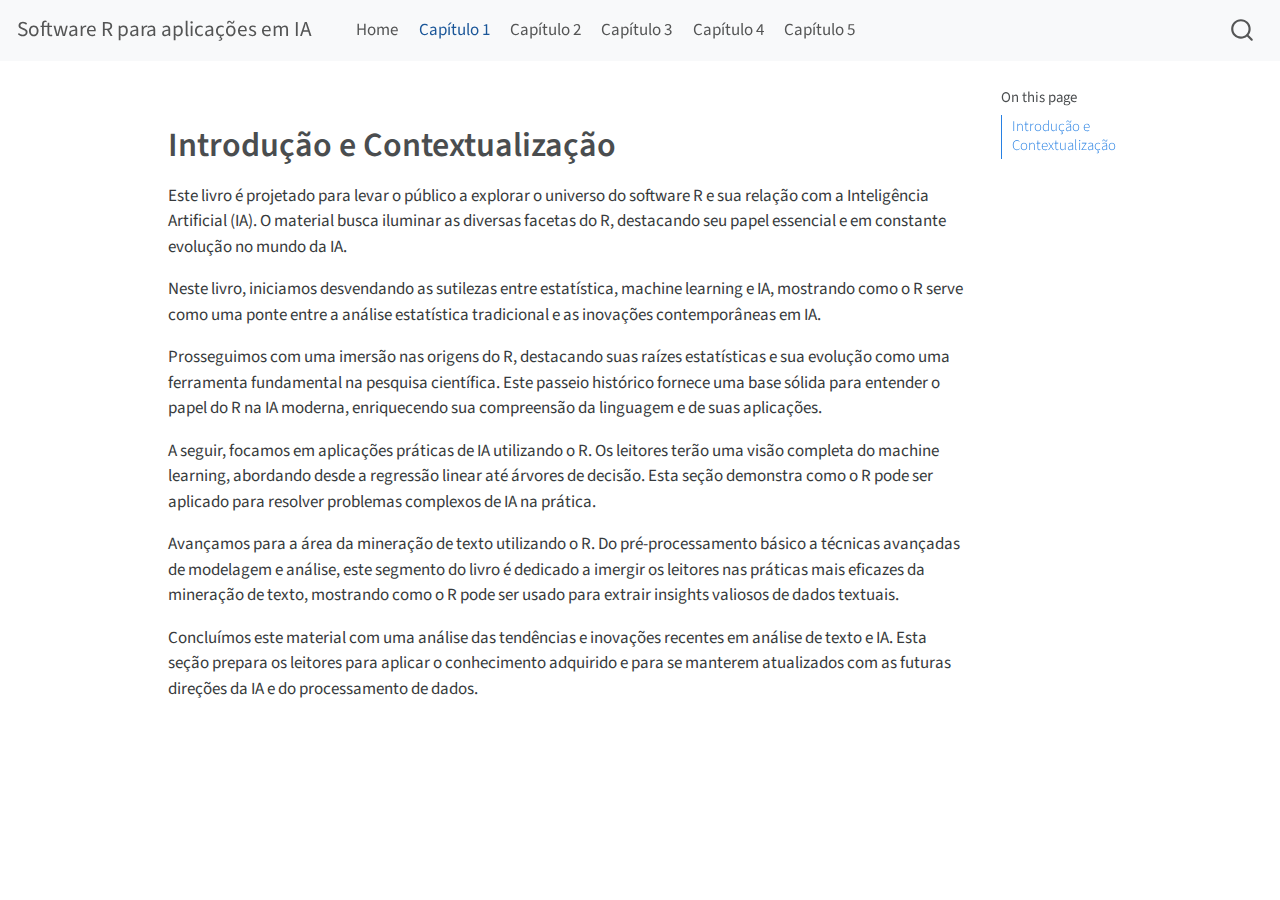
<file: docs/cap1.html>
<!DOCTYPE html>
<html xmlns="http://www.w3.org/1999/xhtml" lang="en" xml:lang="en"><head>

<meta charset="utf-8">
<meta name="generator" content="quarto-1.3.433">

<meta name="viewport" content="width=device-width, initial-scale=1.0, user-scalable=yes">


<title>Software R para aplicações em IA – cap1</title>
<style>
code{white-space: pre-wrap;}
span.smallcaps{font-variant: small-caps;}
div.columns{display: flex; gap: min(4vw, 1.5em);}
div.column{flex: auto; overflow-x: auto;}
div.hanging-indent{margin-left: 1.5em; text-indent: -1.5em;}
ul.task-list{list-style: none;}
ul.task-list li input[type="checkbox"] {
  width: 0.8em;
  margin: 0 0.8em 0.2em -1em; /* quarto-specific, see https://github.com/quarto-dev/quarto-cli/issues/4556 */ 
  vertical-align: middle;
}
</style>


<script src="site_libs/quarto-nav/quarto-nav.js"></script>
<script src="site_libs/quarto-nav/headroom.min.js"></script>
<script src="site_libs/clipboard/clipboard.min.js"></script>
<script src="site_libs/quarto-search/autocomplete.umd.js"></script>
<script src="site_libs/quarto-search/fuse.min.js"></script>
<script src="site_libs/quarto-search/quarto-search.js"></script>
<meta name="quarto:offset" content="./">
<link href="./imagens/Eri-Logo.jpg" rel="icon" type="image/jpeg">
<script src="site_libs/quarto-html/quarto.js"></script>
<script src="site_libs/quarto-html/popper.min.js"></script>
<script src="site_libs/quarto-html/tippy.umd.min.js"></script>
<script src="site_libs/quarto-html/anchor.min.js"></script>
<link href="site_libs/quarto-html/tippy.css" rel="stylesheet">
<link href="site_libs/quarto-html/quarto-syntax-highlighting.css" rel="stylesheet" id="quarto-text-highlighting-styles">
<script src="site_libs/bootstrap/bootstrap.min.js"></script>
<link href="site_libs/bootstrap/bootstrap-icons.css" rel="stylesheet">
<link href="site_libs/bootstrap/bootstrap.min.css" rel="stylesheet" id="quarto-bootstrap" data-mode="light">
<script id="quarto-search-options" type="application/json">{
  "location": "navbar",
  "copy-button": false,
  "collapse-after": 3,
  "panel-placement": "end",
  "type": "overlay",
  "limit": 20,
  "language": {
    "search-no-results-text": "No results",
    "search-matching-documents-text": "matching documents",
    "search-copy-link-title": "Copy link to search",
    "search-hide-matches-text": "Hide additional matches",
    "search-more-match-text": "more match in this document",
    "search-more-matches-text": "more matches in this document",
    "search-clear-button-title": "Clear",
    "search-detached-cancel-button-title": "Cancel",
    "search-submit-button-title": "Submit",
    "search-label": "Search"
  }
}</script>


</head>

<body class="nav-fixed">

<div id="quarto-search-results"></div>
  <header id="quarto-header" class="headroom fixed-top">
    <nav class="navbar navbar-expand-lg navbar-dark ">
      <div class="navbar-container container-fluid">
      <div class="navbar-brand-container">
    <a class="navbar-brand" href="./index.html">
    <span class="navbar-title">Software R para aplicações em IA</span>
    </a>
  </div>
            <div id="quarto-search" class="" title="Search"></div>
          <button class="navbar-toggler" type="button" data-bs-toggle="collapse" data-bs-target="#navbarCollapse" aria-controls="navbarCollapse" aria-expanded="false" aria-label="Toggle navigation" onclick="if (window.quartoToggleHeadroom) { window.quartoToggleHeadroom(); }">
  <span class="navbar-toggler-icon"></span>
</button>
          <div class="collapse navbar-collapse" id="navbarCollapse">
            <ul class="navbar-nav navbar-nav-scroll me-auto">
  <li class="nav-item">
    <a class="nav-link" href="./index.html" rel="" target="">
 <span class="menu-text">Home</span></a>
  </li>  
  <li class="nav-item">
    <a class="nav-link active" href="./cap1.html" rel="" target="" aria-current="page">
 <span class="menu-text">Capítulo 1</span></a>
  </li>  
  <li class="nav-item">
    <a class="nav-link" href="./cap2.html" rel="" target="">
 <span class="menu-text">Capítulo 2</span></a>
  </li>  
  <li class="nav-item">
    <a class="nav-link" href="./cap3.html" rel="" target="">
 <span class="menu-text">Capítulo 3</span></a>
  </li>  
  <li class="nav-item">
    <a class="nav-link" href="./cap4.html" rel="" target="">
 <span class="menu-text">Capítulo 4</span></a>
  </li>  
  <li class="nav-item">
    <a class="nav-link" href="./cap5.html" rel="" target="">
 <span class="menu-text">Capítulo 5</span></a>
  </li>  
</ul>
            <div class="quarto-navbar-tools ms-auto">
</div>
          </div> <!-- /navcollapse -->
      </div> <!-- /container-fluid -->
    </nav>
</header>
<!-- content -->
<div id="quarto-content" class="quarto-container page-columns page-rows-contents page-layout-article page-navbar">
<!-- sidebar -->
<!-- margin-sidebar -->
    <div id="quarto-margin-sidebar" class="sidebar margin-sidebar">
        <nav id="TOC" role="doc-toc" class="toc-active">
    <h2 id="toc-title">On this page</h2>
   
  <ul>
  <li><a href="#introdução-e-contextualização" id="toc-introdução-e-contextualização" class="nav-link active" data-scroll-target="#introdução-e-contextualização">Introdução e Contextualização</a></li>
  </ul>
</nav>
    </div>
<!-- main -->
<main class="content" id="quarto-document-content">



<section id="introdução-e-contextualização" class="level1">
<h1>Introdução e Contextualização</h1>
<p>Este livro é projetado para levar o público a explorar o universo do software R e sua relação com a Inteligência Artificial (IA). O material busca iluminar as diversas facetas do R, destacando seu papel essencial e em constante evolução no mundo da IA.</p>
<p>Neste livro, iniciamos desvendando as sutilezas entre estatística, machine learning e IA, mostrando como o R serve como uma ponte entre a análise estatística tradicional e as inovações contemporâneas em IA.</p>
<p>Prosseguimos com uma imersão nas origens do R, destacando suas raízes estatísticas e sua evolução como uma ferramenta fundamental na pesquisa científica. Este passeio histórico fornece uma base sólida para entender o papel do R na IA moderna, enriquecendo sua compreensão da linguagem e de suas aplicações.</p>
<p>A seguir, focamos em aplicações práticas de IA utilizando o R. Os leitores terão uma visão completa do machine learning, abordando desde a regressão linear até árvores de decisão. Esta seção demonstra como o R pode ser aplicado para resolver problemas complexos de IA na prática.</p>
<p>Avançamos para a área da mineração de texto utilizando o R. Do pré-processamento básico a técnicas avançadas de modelagem e análise, este segmento do livro é dedicado a imergir os leitores nas práticas mais eficazes da mineração de texto, mostrando como o R pode ser usado para extrair insights valiosos de dados textuais.</p>
<p>Concluímos este material com uma análise das tendências e inovações recentes em análise de texto e IA. Esta seção prepara os leitores para aplicar o conhecimento adquirido e para se manterem atualizados com as futuras direções da IA e do processamento de dados.</p>


</section>

</main> <!-- /main -->
<script id="quarto-html-after-body" type="application/javascript">
window.document.addEventListener("DOMContentLoaded", function (event) {
  const toggleBodyColorMode = (bsSheetEl) => {
    const mode = bsSheetEl.getAttribute("data-mode");
    const bodyEl = window.document.querySelector("body");
    if (mode === "dark") {
      bodyEl.classList.add("quarto-dark");
      bodyEl.classList.remove("quarto-light");
    } else {
      bodyEl.classList.add("quarto-light");
      bodyEl.classList.remove("quarto-dark");
    }
  }
  const toggleBodyColorPrimary = () => {
    const bsSheetEl = window.document.querySelector("link#quarto-bootstrap");
    if (bsSheetEl) {
      toggleBodyColorMode(bsSheetEl);
    }
  }
  toggleBodyColorPrimary();  
  const icon = "";
  const anchorJS = new window.AnchorJS();
  anchorJS.options = {
    placement: 'right',
    icon: icon
  };
  anchorJS.add('.anchored');
  const isCodeAnnotation = (el) => {
    for (const clz of el.classList) {
      if (clz.startsWith('code-annotation-')) {                     
        return true;
      }
    }
    return false;
  }
  const clipboard = new window.ClipboardJS('.code-copy-button', {
    text: function(trigger) {
      const codeEl = trigger.previousElementSibling.cloneNode(true);
      for (const childEl of codeEl.children) {
        if (isCodeAnnotation(childEl)) {
          childEl.remove();
        }
      }
      return codeEl.innerText;
    }
  });
  clipboard.on('success', function(e) {
    // button target
    const button = e.trigger;
    // don't keep focus
    button.blur();
    // flash "checked"
    button.classList.add('code-copy-button-checked');
    var currentTitle = button.getAttribute("title");
    button.setAttribute("title", "Copied!");
    let tooltip;
    if (window.bootstrap) {
      button.setAttribute("data-bs-toggle", "tooltip");
      button.setAttribute("data-bs-placement", "left");
      button.setAttribute("data-bs-title", "Copied!");
      tooltip = new bootstrap.Tooltip(button, 
        { trigger: "manual", 
          customClass: "code-copy-button-tooltip",
          offset: [0, -8]});
      tooltip.show();    
    }
    setTimeout(function() {
      if (tooltip) {
        tooltip.hide();
        button.removeAttribute("data-bs-title");
        button.removeAttribute("data-bs-toggle");
        button.removeAttribute("data-bs-placement");
      }
      button.setAttribute("title", currentTitle);
      button.classList.remove('code-copy-button-checked');
    }, 1000);
    // clear code selection
    e.clearSelection();
  });
  function tippyHover(el, contentFn) {
    const config = {
      allowHTML: true,
      content: contentFn,
      maxWidth: 500,
      delay: 100,
      arrow: false,
      appendTo: function(el) {
          return el.parentElement;
      },
      interactive: true,
      interactiveBorder: 10,
      theme: 'quarto',
      placement: 'bottom-start'
    };
    window.tippy(el, config); 
  }
  const noterefs = window.document.querySelectorAll('a[role="doc-noteref"]');
  for (var i=0; i<noterefs.length; i++) {
    const ref = noterefs[i];
    tippyHover(ref, function() {
      // use id or data attribute instead here
      let href = ref.getAttribute('data-footnote-href') || ref.getAttribute('href');
      try { href = new URL(href).hash; } catch {}
      const id = href.replace(/^#\/?/, "");
      const note = window.document.getElementById(id);
      return note.innerHTML;
    });
  }
      let selectedAnnoteEl;
      const selectorForAnnotation = ( cell, annotation) => {
        let cellAttr = 'data-code-cell="' + cell + '"';
        let lineAttr = 'data-code-annotation="' +  annotation + '"';
        const selector = 'span[' + cellAttr + '][' + lineAttr + ']';
        return selector;
      }
      const selectCodeLines = (annoteEl) => {
        const doc = window.document;
        const targetCell = annoteEl.getAttribute("data-target-cell");
        const targetAnnotation = annoteEl.getAttribute("data-target-annotation");
        const annoteSpan = window.document.querySelector(selectorForAnnotation(targetCell, targetAnnotation));
        const lines = annoteSpan.getAttribute("data-code-lines").split(",");
        const lineIds = lines.map((line) => {
          return targetCell + "-" + line;
        })
        let top = null;
        let height = null;
        let parent = null;
        if (lineIds.length > 0) {
            //compute the position of the single el (top and bottom and make a div)
            const el = window.document.getElementById(lineIds[0]);
            top = el.offsetTop;
            height = el.offsetHeight;
            parent = el.parentElement.parentElement;
          if (lineIds.length > 1) {
            const lastEl = window.document.getElementById(lineIds[lineIds.length - 1]);
            const bottom = lastEl.offsetTop + lastEl.offsetHeight;
            height = bottom - top;
          }
          if (top !== null && height !== null && parent !== null) {
            // cook up a div (if necessary) and position it 
            let div = window.document.getElementById("code-annotation-line-highlight");
            if (div === null) {
              div = window.document.createElement("div");
              div.setAttribute("id", "code-annotation-line-highlight");
              div.style.position = 'absolute';
              parent.appendChild(div);
            }
            div.style.top = top - 2 + "px";
            div.style.height = height + 4 + "px";
            let gutterDiv = window.document.getElementById("code-annotation-line-highlight-gutter");
            if (gutterDiv === null) {
              gutterDiv = window.document.createElement("div");
              gutterDiv.setAttribute("id", "code-annotation-line-highlight-gutter");
              gutterDiv.style.position = 'absolute';
              const codeCell = window.document.getElementById(targetCell);
              const gutter = codeCell.querySelector('.code-annotation-gutter');
              gutter.appendChild(gutterDiv);
            }
            gutterDiv.style.top = top - 2 + "px";
            gutterDiv.style.height = height + 4 + "px";
          }
          selectedAnnoteEl = annoteEl;
        }
      };
      const unselectCodeLines = () => {
        const elementsIds = ["code-annotation-line-highlight", "code-annotation-line-highlight-gutter"];
        elementsIds.forEach((elId) => {
          const div = window.document.getElementById(elId);
          if (div) {
            div.remove();
          }
        });
        selectedAnnoteEl = undefined;
      };
      // Attach click handler to the DT
      const annoteDls = window.document.querySelectorAll('dt[data-target-cell]');
      for (const annoteDlNode of annoteDls) {
        annoteDlNode.addEventListener('click', (event) => {
          const clickedEl = event.target;
          if (clickedEl !== selectedAnnoteEl) {
            unselectCodeLines();
            const activeEl = window.document.querySelector('dt[data-target-cell].code-annotation-active');
            if (activeEl) {
              activeEl.classList.remove('code-annotation-active');
            }
            selectCodeLines(clickedEl);
            clickedEl.classList.add('code-annotation-active');
          } else {
            // Unselect the line
            unselectCodeLines();
            clickedEl.classList.remove('code-annotation-active');
          }
        });
      }
  const findCites = (el) => {
    const parentEl = el.parentElement;
    if (parentEl) {
      const cites = parentEl.dataset.cites;
      if (cites) {
        return {
          el,
          cites: cites.split(' ')
        };
      } else {
        return findCites(el.parentElement)
      }
    } else {
      return undefined;
    }
  };
  var bibliorefs = window.document.querySelectorAll('a[role="doc-biblioref"]');
  for (var i=0; i<bibliorefs.length; i++) {
    const ref = bibliorefs[i];
    const citeInfo = findCites(ref);
    if (citeInfo) {
      tippyHover(citeInfo.el, function() {
        var popup = window.document.createElement('div');
        citeInfo.cites.forEach(function(cite) {
          var citeDiv = window.document.createElement('div');
          citeDiv.classList.add('hanging-indent');
          citeDiv.classList.add('csl-entry');
          var biblioDiv = window.document.getElementById('ref-' + cite);
          if (biblioDiv) {
            citeDiv.innerHTML = biblioDiv.innerHTML;
          }
          popup.appendChild(citeDiv);
        });
        return popup.innerHTML;
      });
    }
  }
});
</script>
</div> <!-- /content -->



</body></html>
</file>
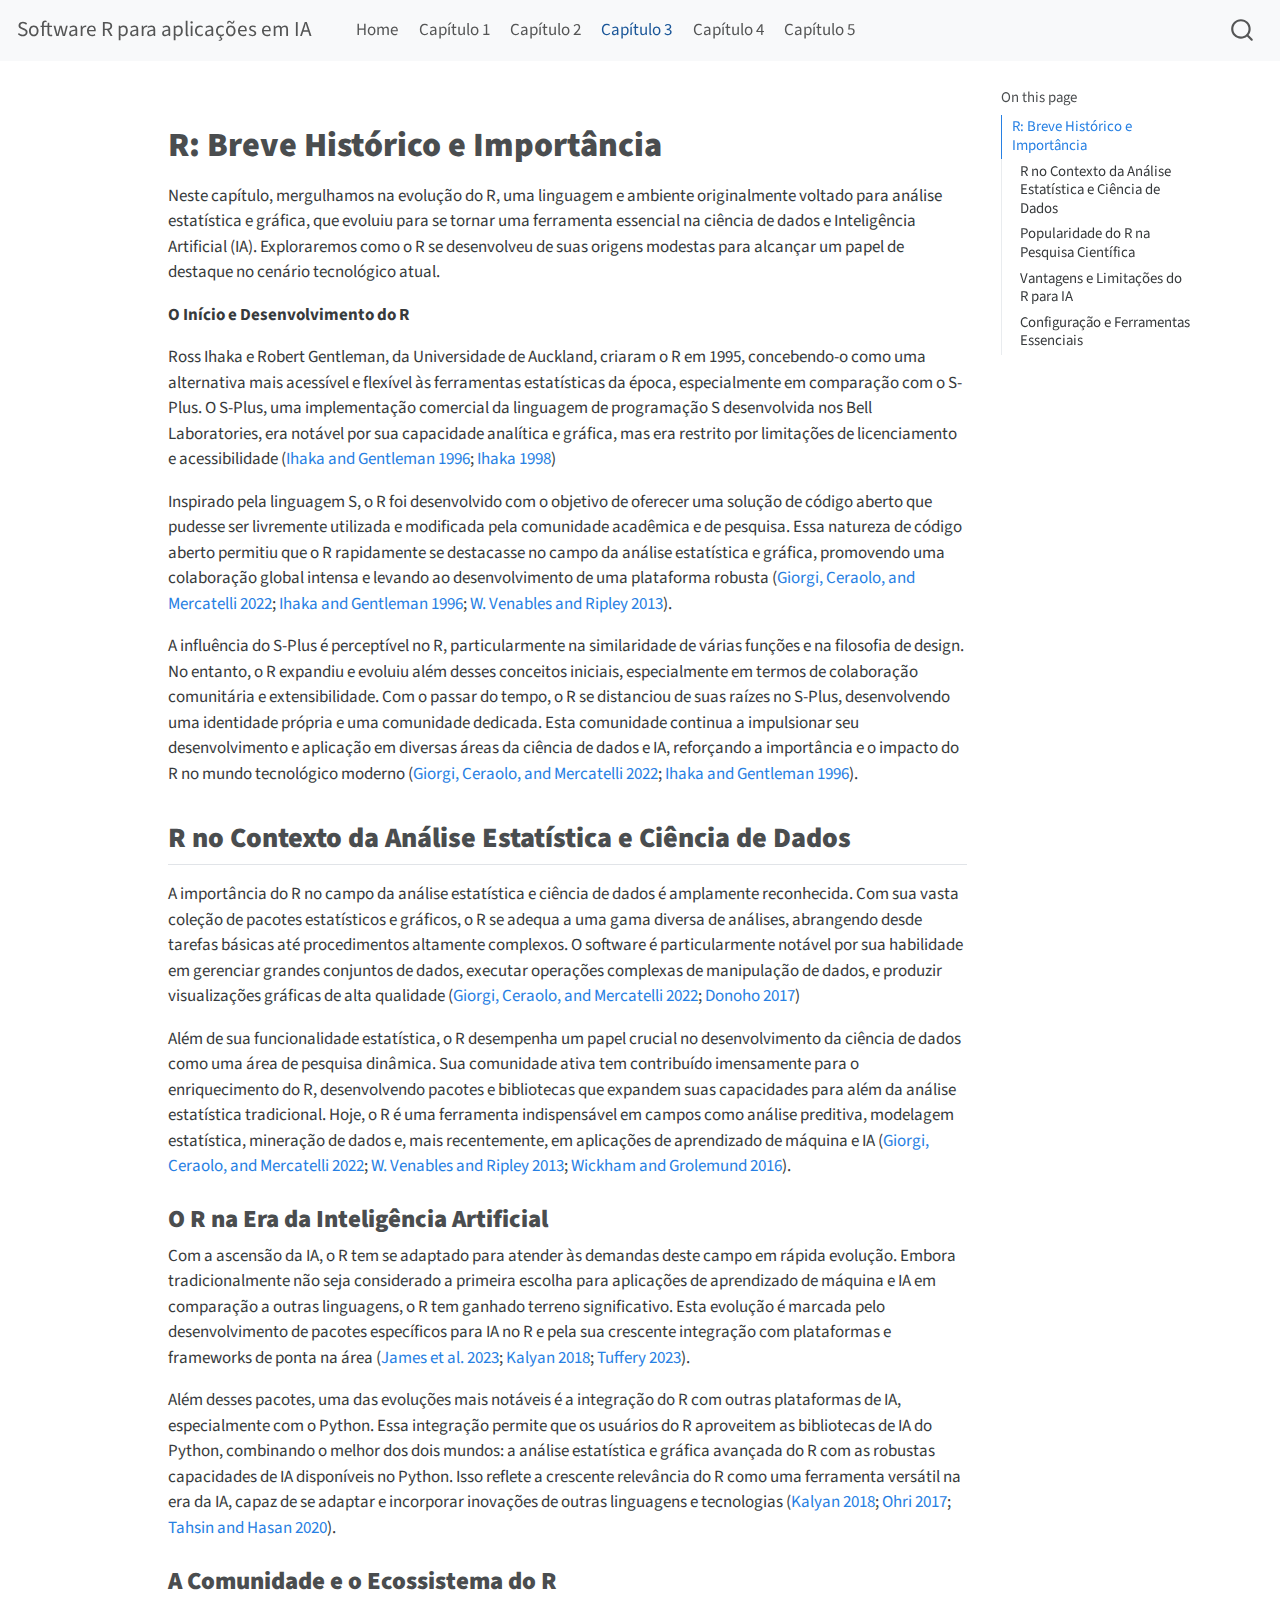
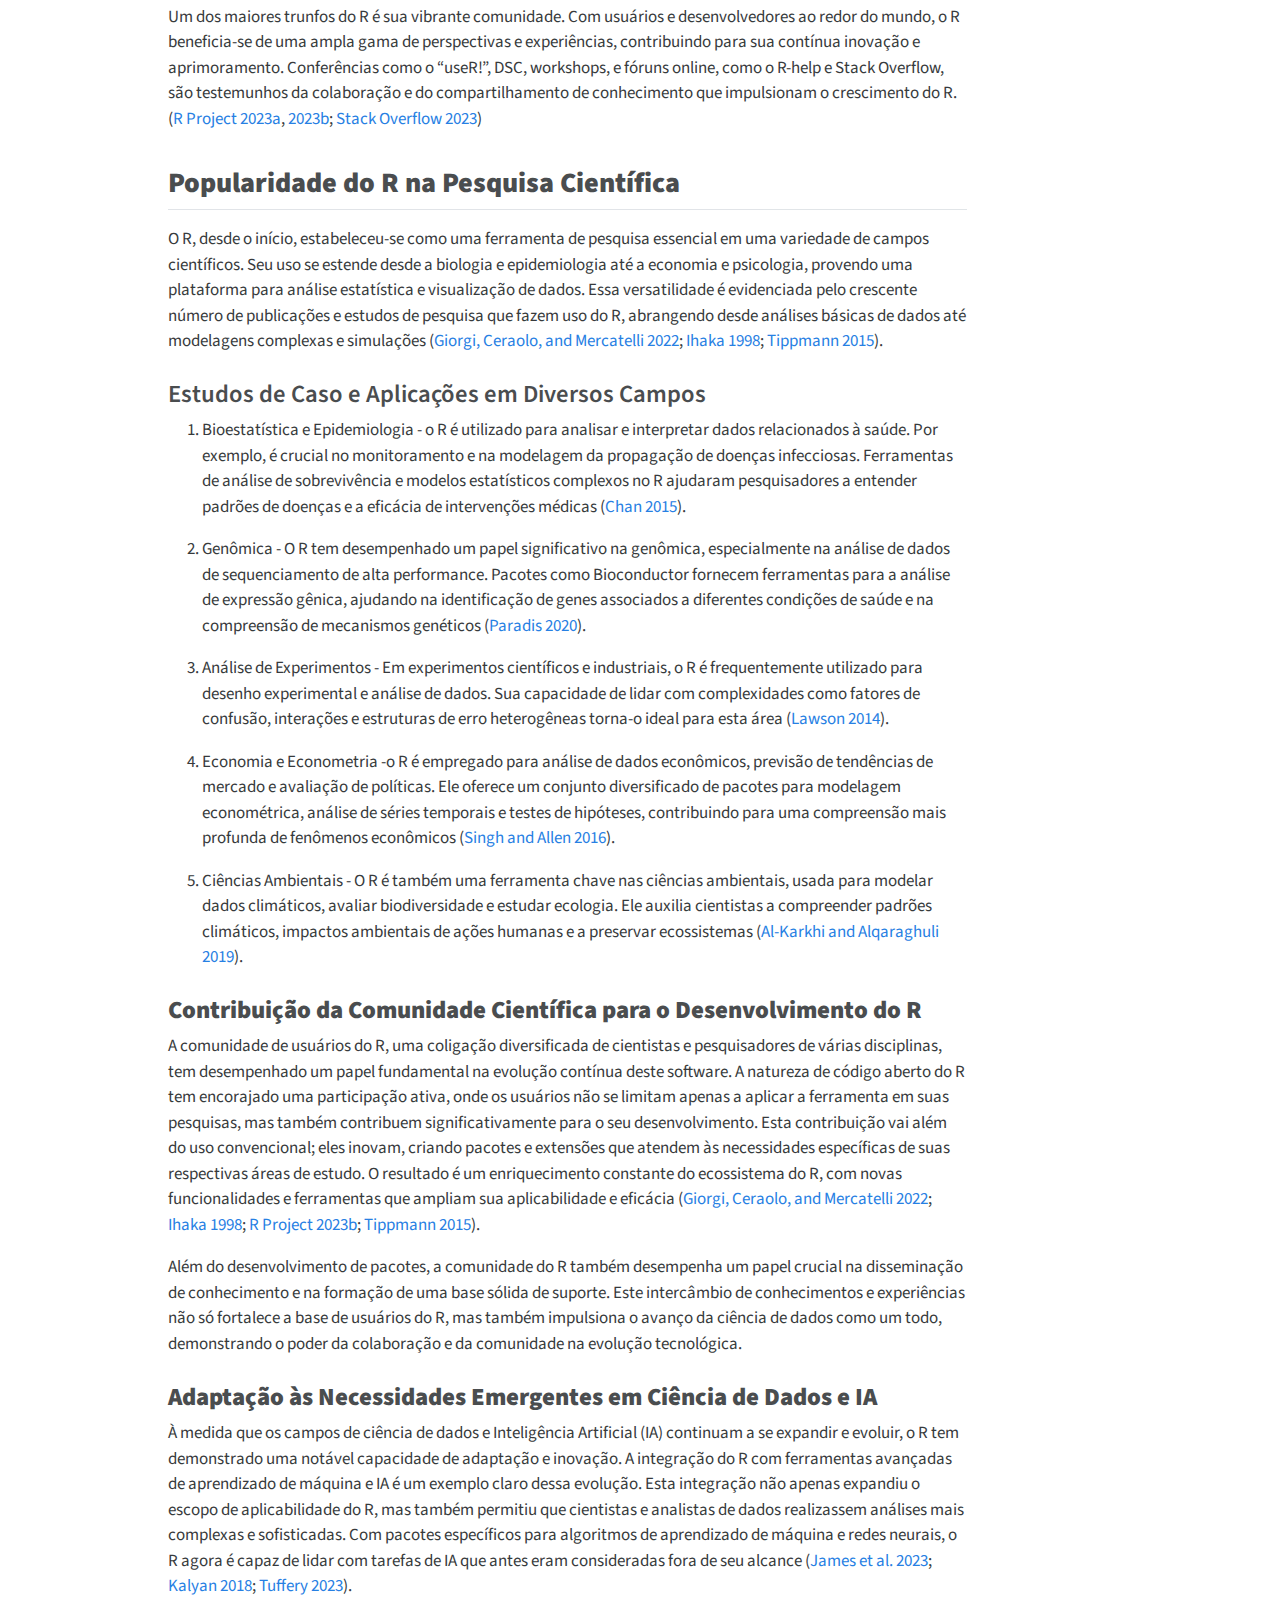
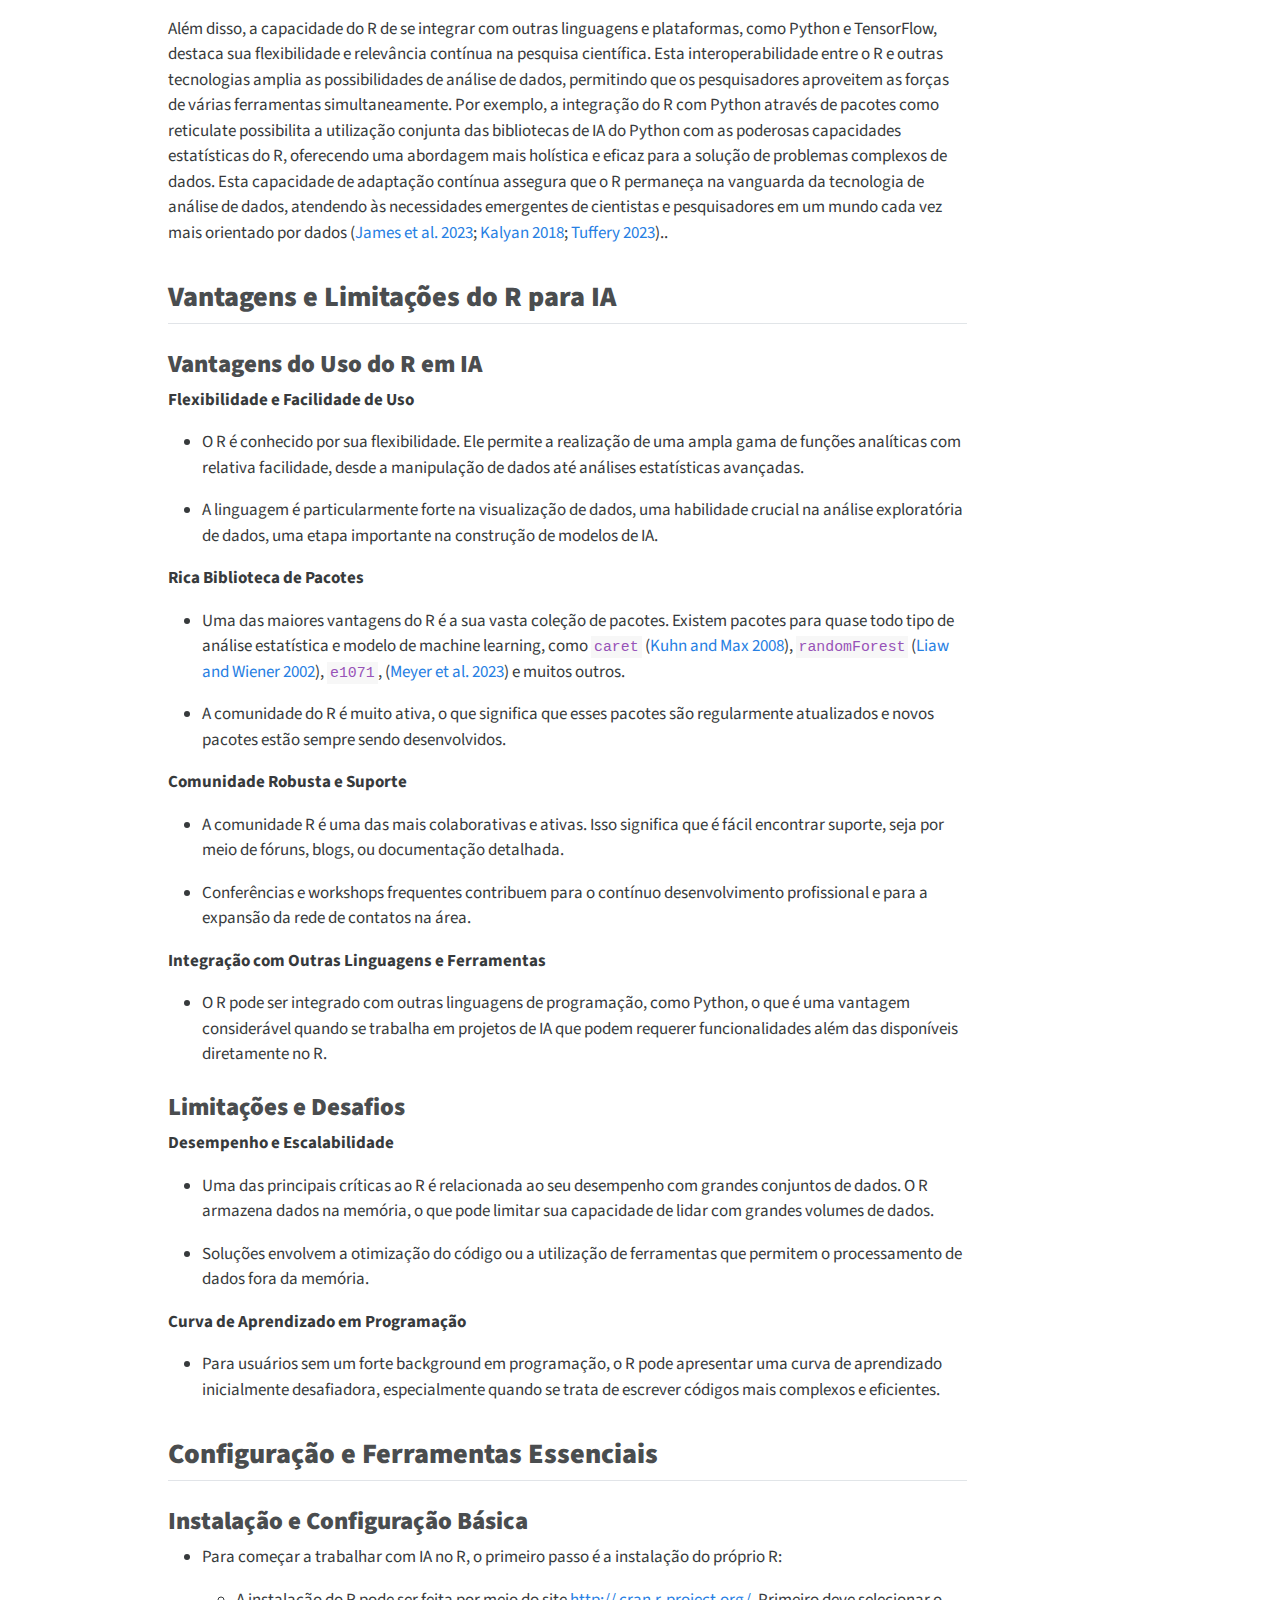
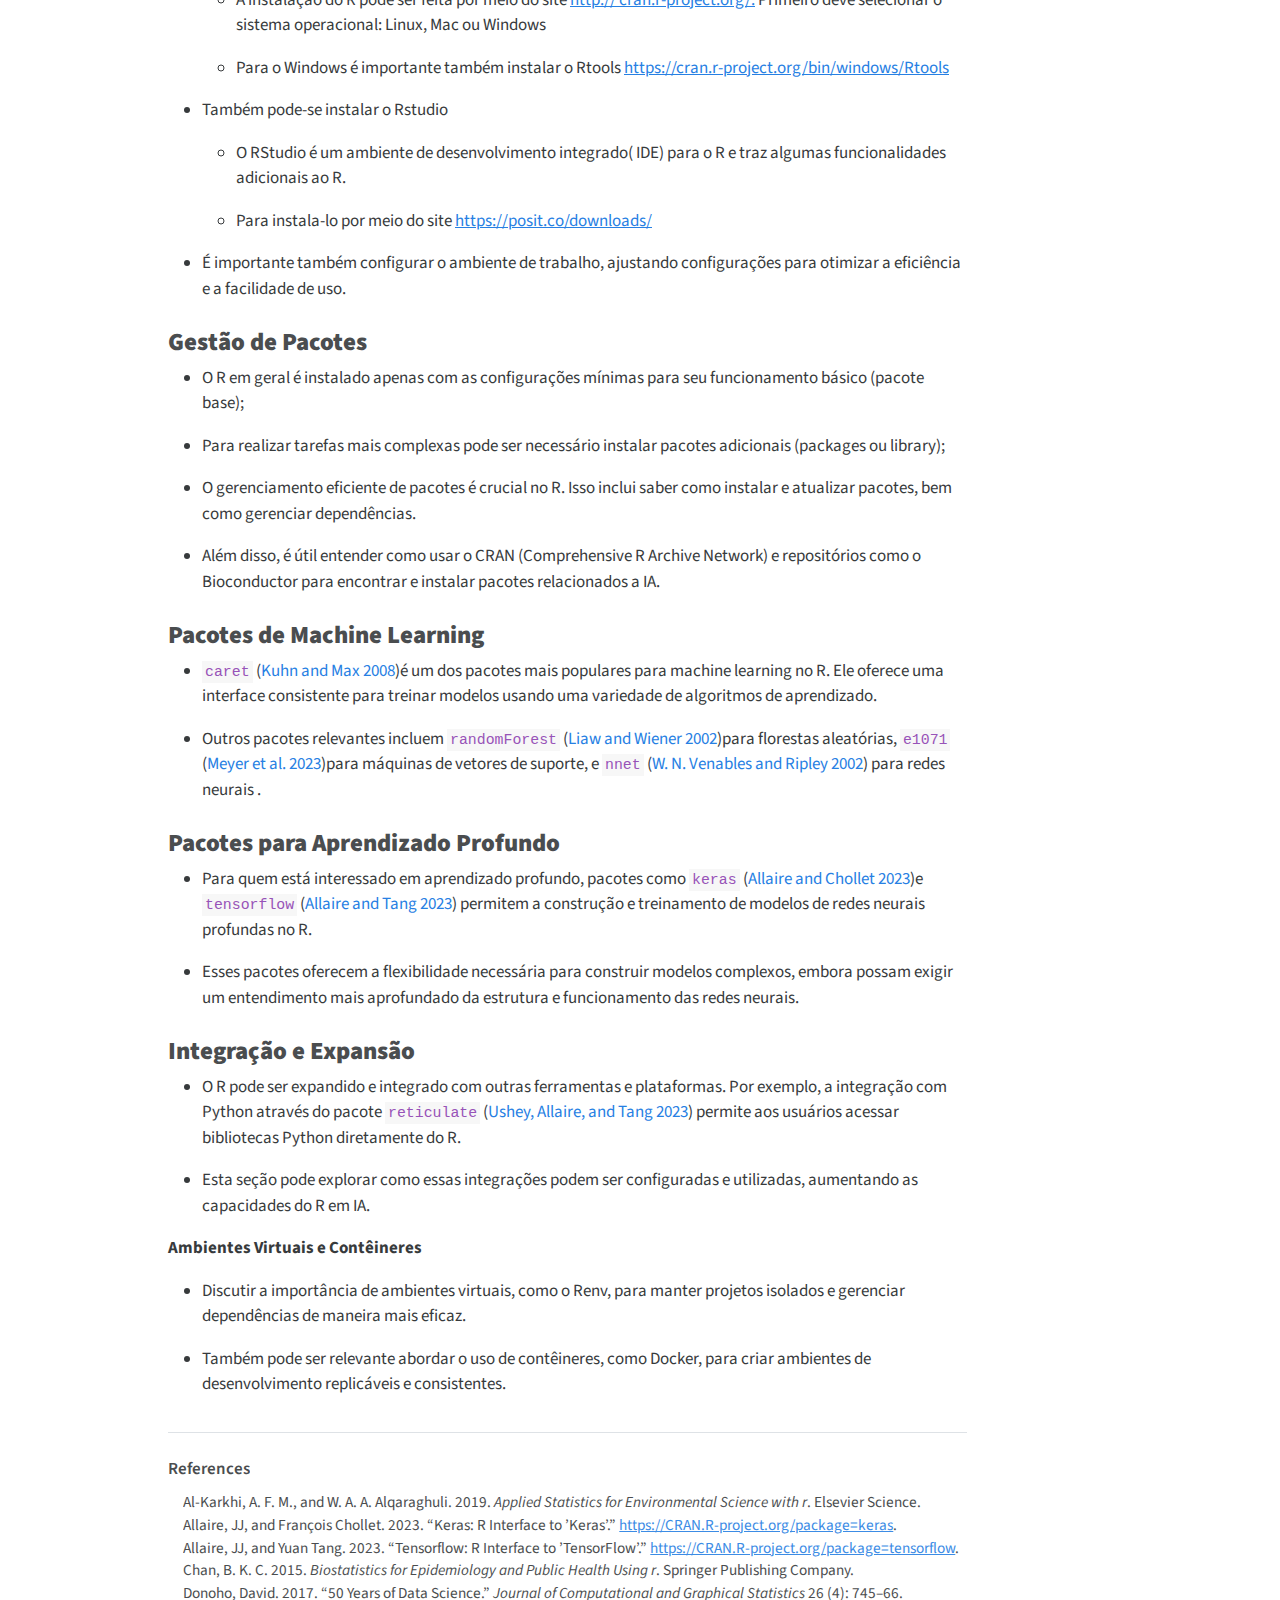
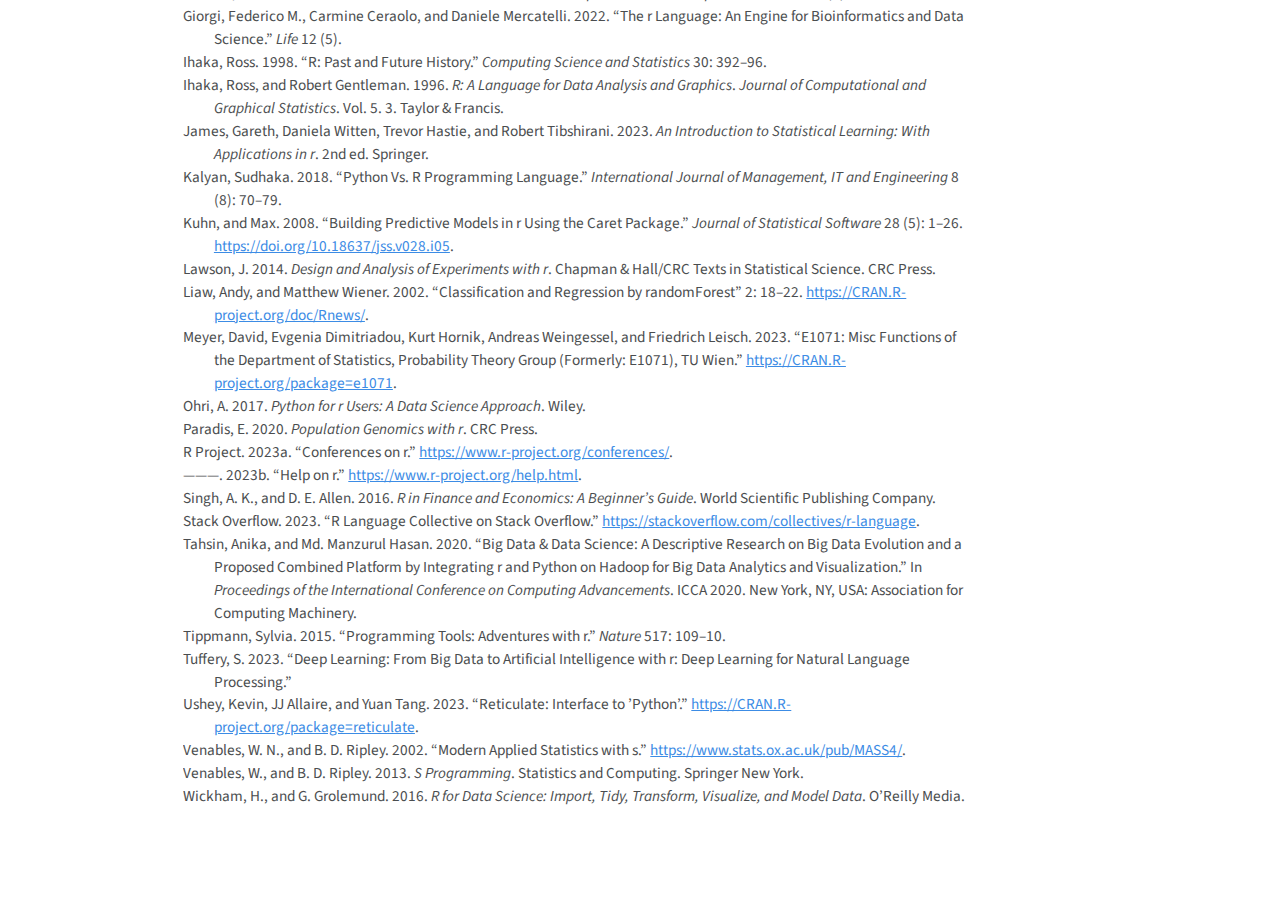
<file: docs/cap3.html>
<!DOCTYPE html>
<html xmlns="http://www.w3.org/1999/xhtml" lang="en" xml:lang="en"><head>

<meta charset="utf-8">
<meta name="generator" content="quarto-1.3.433">

<meta name="viewport" content="width=device-width, initial-scale=1.0, user-scalable=yes">


<title>Software R para aplicações em IA – cap3</title>
<style>
code{white-space: pre-wrap;}
span.smallcaps{font-variant: small-caps;}
div.columns{display: flex; gap: min(4vw, 1.5em);}
div.column{flex: auto; overflow-x: auto;}
div.hanging-indent{margin-left: 1.5em; text-indent: -1.5em;}
ul.task-list{list-style: none;}
ul.task-list li input[type="checkbox"] {
  width: 0.8em;
  margin: 0 0.8em 0.2em -1em; /* quarto-specific, see https://github.com/quarto-dev/quarto-cli/issues/4556 */ 
  vertical-align: middle;
}
/* CSS for citations */
div.csl-bib-body { }
div.csl-entry {
  clear: both;
}
.hanging-indent div.csl-entry {
  margin-left:2em;
  text-indent:-2em;
}
div.csl-left-margin {
  min-width:2em;
  float:left;
}
div.csl-right-inline {
  margin-left:2em;
  padding-left:1em;
}
div.csl-indent {
  margin-left: 2em;
}</style>


<script src="site_libs/quarto-nav/quarto-nav.js"></script>
<script src="site_libs/quarto-nav/headroom.min.js"></script>
<script src="site_libs/clipboard/clipboard.min.js"></script>
<script src="site_libs/quarto-search/autocomplete.umd.js"></script>
<script src="site_libs/quarto-search/fuse.min.js"></script>
<script src="site_libs/quarto-search/quarto-search.js"></script>
<meta name="quarto:offset" content="./">
<link href="./imagens/Eri-Logo.jpg" rel="icon" type="image/jpeg">
<script src="site_libs/quarto-html/quarto.js"></script>
<script src="site_libs/quarto-html/popper.min.js"></script>
<script src="site_libs/quarto-html/tippy.umd.min.js"></script>
<script src="site_libs/quarto-html/anchor.min.js"></script>
<link href="site_libs/quarto-html/tippy.css" rel="stylesheet">
<link href="site_libs/quarto-html/quarto-syntax-highlighting.css" rel="stylesheet" id="quarto-text-highlighting-styles">
<script src="site_libs/bootstrap/bootstrap.min.js"></script>
<link href="site_libs/bootstrap/bootstrap-icons.css" rel="stylesheet">
<link href="site_libs/bootstrap/bootstrap.min.css" rel="stylesheet" id="quarto-bootstrap" data-mode="light">
<script id="quarto-search-options" type="application/json">{
  "location": "navbar",
  "copy-button": false,
  "collapse-after": 3,
  "panel-placement": "end",
  "type": "overlay",
  "limit": 20,
  "language": {
    "search-no-results-text": "No results",
    "search-matching-documents-text": "matching documents",
    "search-copy-link-title": "Copy link to search",
    "search-hide-matches-text": "Hide additional matches",
    "search-more-match-text": "more match in this document",
    "search-more-matches-text": "more matches in this document",
    "search-clear-button-title": "Clear",
    "search-detached-cancel-button-title": "Cancel",
    "search-submit-button-title": "Submit",
    "search-label": "Search"
  }
}</script>


</head>

<body class="nav-fixed">

<div id="quarto-search-results"></div>
  <header id="quarto-header" class="headroom fixed-top">
    <nav class="navbar navbar-expand-lg navbar-dark ">
      <div class="navbar-container container-fluid">
      <div class="navbar-brand-container">
    <a class="navbar-brand" href="./index.html">
    <span class="navbar-title">Software R para aplicações em IA</span>
    </a>
  </div>
            <div id="quarto-search" class="" title="Search"></div>
          <button class="navbar-toggler" type="button" data-bs-toggle="collapse" data-bs-target="#navbarCollapse" aria-controls="navbarCollapse" aria-expanded="false" aria-label="Toggle navigation" onclick="if (window.quartoToggleHeadroom) { window.quartoToggleHeadroom(); }">
  <span class="navbar-toggler-icon"></span>
</button>
          <div class="collapse navbar-collapse" id="navbarCollapse">
            <ul class="navbar-nav navbar-nav-scroll me-auto">
  <li class="nav-item">
    <a class="nav-link" href="./index.html" rel="" target="">
 <span class="menu-text">Home</span></a>
  </li>  
  <li class="nav-item">
    <a class="nav-link" href="./cap1.html" rel="" target="">
 <span class="menu-text">Capítulo 1</span></a>
  </li>  
  <li class="nav-item">
    <a class="nav-link" href="./cap2.html" rel="" target="">
 <span class="menu-text">Capítulo 2</span></a>
  </li>  
  <li class="nav-item">
    <a class="nav-link active" href="./cap3.html" rel="" target="" aria-current="page">
 <span class="menu-text">Capítulo 3</span></a>
  </li>  
  <li class="nav-item">
    <a class="nav-link" href="./cap4.html" rel="" target="">
 <span class="menu-text">Capítulo 4</span></a>
  </li>  
  <li class="nav-item">
    <a class="nav-link" href="./cap5.html" rel="" target="">
 <span class="menu-text">Capítulo 5</span></a>
  </li>  
</ul>
            <div class="quarto-navbar-tools ms-auto">
</div>
          </div> <!-- /navcollapse -->
      </div> <!-- /container-fluid -->
    </nav>
</header>
<!-- content -->
<div id="quarto-content" class="quarto-container page-columns page-rows-contents page-layout-article page-navbar">
<!-- sidebar -->
<!-- margin-sidebar -->
    <div id="quarto-margin-sidebar" class="sidebar margin-sidebar">
        <nav id="TOC" role="doc-toc" class="toc-active">
    <h2 id="toc-title">On this page</h2>
   
  <ul>
  <li><a href="#r-breve-histórico-e-importância" id="toc-r-breve-histórico-e-importância" class="nav-link active" data-scroll-target="#r-breve-histórico-e-importância"><strong>R: Breve Histórico e Importância</strong></a>
  <ul class="collapse">
  <li><a href="#r-no-contexto-da-análise-estatística-e-ciência-de-dados" id="toc-r-no-contexto-da-análise-estatística-e-ciência-de-dados" class="nav-link" data-scroll-target="#r-no-contexto-da-análise-estatística-e-ciência-de-dados"><strong>R no Contexto da Análise Estatística e Ciência de Dados</strong></a>
  <ul class="collapse">
  <li><a href="#o-r-na-era-da-inteligência-artificial" id="toc-o-r-na-era-da-inteligência-artificial" class="nav-link" data-scroll-target="#o-r-na-era-da-inteligência-artificial"><strong>O R na Era da Inteligência Artificial</strong></a></li>
  <li><a href="#a-comunidade-e-o-ecossistema-do-r" id="toc-a-comunidade-e-o-ecossistema-do-r" class="nav-link" data-scroll-target="#a-comunidade-e-o-ecossistema-do-r"><strong>A Comunidade e o Ecossistema do R</strong></a></li>
  </ul></li>
  <li><a href="#popularidade-do-r-na-pesquisa-científica" id="toc-popularidade-do-r-na-pesquisa-científica" class="nav-link" data-scroll-target="#popularidade-do-r-na-pesquisa-científica"><strong>Popularidade do R na Pesquisa Científica</strong></a>
  <ul class="collapse">
  <li><a href="#estudos-de-caso-e-aplicações-em-diversos-campos" id="toc-estudos-de-caso-e-aplicações-em-diversos-campos" class="nav-link" data-scroll-target="#estudos-de-caso-e-aplicações-em-diversos-campos">Estudos de Caso e Aplicações em Diversos Campos</a></li>
  <li><a href="#contribuição-da-comunidade-científica-para-o-desenvolvimento-do-r" id="toc-contribuição-da-comunidade-científica-para-o-desenvolvimento-do-r" class="nav-link" data-scroll-target="#contribuição-da-comunidade-científica-para-o-desenvolvimento-do-r"><strong>Contribuição da Comunidade Científica para o Desenvolvimento do R</strong></a></li>
  <li><a href="#adaptação-às-necessidades-emergentes-em-ciência-de-dados-e-ia" id="toc-adaptação-às-necessidades-emergentes-em-ciência-de-dados-e-ia" class="nav-link" data-scroll-target="#adaptação-às-necessidades-emergentes-em-ciência-de-dados-e-ia"><strong>Adaptação às Necessidades Emergentes em Ciência de Dados e IA</strong></a></li>
  </ul></li>
  <li><a href="#vantagens-e-limitações-do-r-para-ia" id="toc-vantagens-e-limitações-do-r-para-ia" class="nav-link" data-scroll-target="#vantagens-e-limitações-do-r-para-ia"><strong>Vantagens e Limitações do R para IA</strong></a>
  <ul class="collapse">
  <li><a href="#vantagens-do-uso-do-r-em-ia" id="toc-vantagens-do-uso-do-r-em-ia" class="nav-link" data-scroll-target="#vantagens-do-uso-do-r-em-ia"><strong>Vantagens do Uso do R em IA</strong></a></li>
  <li><a href="#limitações-e-desafios" id="toc-limitações-e-desafios" class="nav-link" data-scroll-target="#limitações-e-desafios"><strong>Limitações e Desafios</strong></a></li>
  </ul></li>
  <li><a href="#configuração-e-ferramentas-essenciais" id="toc-configuração-e-ferramentas-essenciais" class="nav-link" data-scroll-target="#configuração-e-ferramentas-essenciais"><strong>Configuração e Ferramentas Essenciais</strong></a>
  <ul class="collapse">
  <li><a href="#instalação-e-configuração-básica" id="toc-instalação-e-configuração-básica" class="nav-link" data-scroll-target="#instalação-e-configuração-básica"><strong>Instalação e Configuração Básica</strong></a></li>
  <li><a href="#gestão-de-pacotes" id="toc-gestão-de-pacotes" class="nav-link" data-scroll-target="#gestão-de-pacotes"><strong>Gestão de Pacotes</strong></a></li>
  <li><a href="#pacotes-de-machine-learning" id="toc-pacotes-de-machine-learning" class="nav-link" data-scroll-target="#pacotes-de-machine-learning"><strong>Pacotes de Machine Learning</strong></a></li>
  <li><a href="#pacotes-para-aprendizado-profundo" id="toc-pacotes-para-aprendizado-profundo" class="nav-link" data-scroll-target="#pacotes-para-aprendizado-profundo"><strong>Pacotes para Aprendizado Profundo</strong></a></li>
  <li><a href="#integração-e-expansão" id="toc-integração-e-expansão" class="nav-link" data-scroll-target="#integração-e-expansão"><strong>Integração e Expansão</strong></a></li>
  </ul></li>
  </ul></li>
  </ul>
</nav>
    </div>
<!-- main -->
<main class="content" id="quarto-document-content">



<section id="r-breve-histórico-e-importância" class="level1">
<h1><strong>R: Breve Histórico e Importância</strong></h1>
<p>Neste capítulo, mergulhamos na evolução do R, uma linguagem e ambiente originalmente voltado para análise estatística e gráfica, que evoluiu para se tornar uma ferramenta essencial na ciência de dados e Inteligência Artificial (IA). Exploraremos como o R se desenvolveu de suas origens modestas para alcançar um papel de destaque no cenário tecnológico atual.</p>
<p><strong>O Início e Desenvolvimento do R</strong></p>
<p>Ross Ihaka e Robert Gentleman, da Universidade de Auckland, criaram o R em 1995, concebendo-o como uma alternativa mais acessível e flexível às ferramentas estatísticas da época, especialmente em comparação com o S-Plus. O S-Plus, uma implementação comercial da linguagem de programação S desenvolvida nos Bell Laboratories, era notável por sua capacidade analítica e gráfica, mas era restrito por limitações de licenciamento e acessibilidade <span class="citation" data-cites="Ihaka_Ross1996 Ihaka1998">(<a href="#ref-Ihaka_Ross1996" role="doc-biblioref">Ihaka and Gentleman 1996</a>; <a href="#ref-Ihaka1998" role="doc-biblioref">Ihaka 1998</a>)</span></p>
<p>Inspirado pela linguagem S, o R foi desenvolvido com o objetivo de oferecer uma solução de código aberto que pudesse ser livremente utilizada e modificada pela comunidade acadêmica e de pesquisa. Essa natureza de código aberto permitiu que o R rapidamente se destacasse no campo da análise estatística e gráfica, promovendo uma colaboração global intensa e levando ao desenvolvimento de uma plataforma robusta <span class="citation" data-cites="Giorgie_etal2022 Ihaka_Ross1996 venables2013s">(<a href="#ref-Giorgie_etal2022" role="doc-biblioref">Giorgi, Ceraolo, and Mercatelli 2022</a>; <a href="#ref-Ihaka_Ross1996" role="doc-biblioref">Ihaka and Gentleman 1996</a>; <a href="#ref-venables2013s" role="doc-biblioref">W. Venables and Ripley 2013</a>)</span>.</p>
<p>A influência do S-Plus é perceptível no R, particularmente na similaridade de várias funções e na filosofia de design. No entanto, o R expandiu e evoluiu além desses conceitos iniciais, especialmente em termos de colaboração comunitária e extensibilidade. Com o passar do tempo, o R se distanciou de suas raízes no S-Plus, desenvolvendo uma identidade própria e uma comunidade dedicada. Esta comunidade continua a impulsionar seu desenvolvimento e aplicação em diversas áreas da ciência de dados e IA, reforçando a importância e o impacto do R no mundo tecnológico moderno <span class="citation" data-cites="Giorgie_etal2022 Ihaka_Ross1996">(<a href="#ref-Giorgie_etal2022" role="doc-biblioref">Giorgi, Ceraolo, and Mercatelli 2022</a>; <a href="#ref-Ihaka_Ross1996" role="doc-biblioref">Ihaka and Gentleman 1996</a>)</span>.</p>
<section id="r-no-contexto-da-análise-estatística-e-ciência-de-dados" class="level2">
<h2 class="anchored" data-anchor-id="r-no-contexto-da-análise-estatística-e-ciência-de-dados"><strong>R no Contexto da Análise Estatística e Ciência de Dados</strong></h2>
<p>A importância do R no campo da análise estatística e ciência de dados é amplamente reconhecida. Com sua vasta coleção de pacotes estatísticos e gráficos, o R se adequa a uma gama diversa de análises, abrangendo desde tarefas básicas até procedimentos altamente complexos. O software é particularmente notável por sua habilidade em gerenciar grandes conjuntos de dados, executar operações complexas de manipulação de dados, e produzir visualizações gráficas de alta qualidade <span class="citation" data-cites="Giorgie_etal2022 Donoho2017">(<a href="#ref-Giorgie_etal2022" role="doc-biblioref">Giorgi, Ceraolo, and Mercatelli 2022</a>; <a href="#ref-Donoho2017" role="doc-biblioref">Donoho 2017</a>)</span></p>
<p>Além de sua funcionalidade estatística, o R desempenha um papel crucial no desenvolvimento da ciência de dados como uma área de pesquisa dinâmica. Sua comunidade ativa tem contribuído imensamente para o enriquecimento do R, desenvolvendo pacotes e bibliotecas que expandem suas capacidades para além da análise estatística tradicional. Hoje, o R é uma ferramenta indispensável em campos como análise preditiva, modelagem estatística, mineração de dados e, mais recentemente, em aplicações de aprendizado de máquina e IA <span class="citation" data-cites="Giorgie_etal2022 venables2013s wickham2016">(<a href="#ref-Giorgie_etal2022" role="doc-biblioref">Giorgi, Ceraolo, and Mercatelli 2022</a>; <a href="#ref-venables2013s" role="doc-biblioref">W. Venables and Ripley 2013</a>; <a href="#ref-wickham2016" role="doc-biblioref">Wickham and Grolemund 2016</a>)</span>.</p>
<section id="o-r-na-era-da-inteligência-artificial" class="level3">
<h3 class="anchored" data-anchor-id="o-r-na-era-da-inteligência-artificial"><strong>O R na Era da Inteligência Artificial</strong></h3>
<p>Com a ascensão da IA, o R tem se adaptado para atender às demandas deste campo em rápida evolução. Embora tradicionalmente não seja considerado a primeira escolha para aplicações de aprendizado de máquina e IA em comparação a outras linguagens, o R tem ganhado terreno significativo. Esta evolução é marcada pelo desenvolvimento de pacotes específicos para IA no R e pela sua crescente integração com plataformas e frameworks de ponta na área <span class="citation" data-cites="James2013 kalyan2018 tuffery2023">(<a href="#ref-James2013" role="doc-biblioref">James et al. 2023</a>; <a href="#ref-kalyan2018" role="doc-biblioref">Kalyan 2018</a>; <a href="#ref-tuffery2023" role="doc-biblioref">Tuffery 2023</a>)</span>.</p>
<p>Além desses pacotes, uma das evoluções mais notáveis é a integração do R com outras plataformas de IA, especialmente com o Python. Essa integração permite que os usuários do R aproveitem as bibliotecas de IA do Python, combinando o melhor dos dois mundos: a análise estatística e gráfica avançada do R com as robustas capacidades de IA disponíveis no Python. Isso reflete a crescente relevância do R como uma ferramenta versátil na era da IA, capaz de se adaptar e incorporar inovações de outras linguagens e tecnologias <span class="citation" data-cites="kalyan2018 ohri2017 Tahsin2020">(<a href="#ref-kalyan2018" role="doc-biblioref">Kalyan 2018</a>; <a href="#ref-ohri2017" role="doc-biblioref">Ohri 2017</a>; <a href="#ref-Tahsin2020" role="doc-biblioref">Tahsin and Hasan 2020</a>)</span>.</p>
</section>
<section id="a-comunidade-e-o-ecossistema-do-r" class="level3">
<h3 class="anchored" data-anchor-id="a-comunidade-e-o-ecossistema-do-r"><strong>A Comunidade e o Ecossistema do R</strong></h3>
<p>Um dos maiores trunfos do R é sua vibrante comunidade. Com usuários e desenvolvedores ao redor do mundo, o R beneficia-se de uma ampla gama de perspectivas e experiências, contribuindo para sua contínua inovação e aprimoramento. Conferências como o “useR!”, DSC, workshops, e fóruns online, como o R-help e Stack Overflow, são testemunhos da colaboração e do compartilhamento de conhecimento que impulsionam o crescimento do R. <span class="citation" data-cites="rprojectconferences rprojecthelp stackoverflowRlang">(<a href="#ref-rprojectconferences" role="doc-biblioref">R Project 2023a</a>, <a href="#ref-rprojecthelp" role="doc-biblioref">2023b</a>; <a href="#ref-stackoverflowRlang" role="doc-biblioref">Stack Overflow 2023</a>)</span></p>
</section>
</section>
<section id="popularidade-do-r-na-pesquisa-científica" class="level2">
<h2 class="anchored" data-anchor-id="popularidade-do-r-na-pesquisa-científica"><strong>Popularidade do R na Pesquisa Científica</strong></h2>
<p>O R, desde o início, estabeleceu-se como uma ferramenta de pesquisa essencial em uma variedade de campos científicos. Seu uso se estende desde a biologia e epidemiologia até a economia e psicologia, provendo uma plataforma para análise estatística e visualização de dados. Essa versatilidade é evidenciada pelo crescente número de publicações e estudos de pesquisa que fazem uso do R, abrangendo desde análises básicas de dados até modelagens complexas e simulações <span class="citation" data-cites="Giorgie_etal2022 Ihaka1998 tippmann2015">(<a href="#ref-Giorgie_etal2022" role="doc-biblioref">Giorgi, Ceraolo, and Mercatelli 2022</a>; <a href="#ref-Ihaka1998" role="doc-biblioref">Ihaka 1998</a>; <a href="#ref-tippmann2015" role="doc-biblioref">Tippmann 2015</a>)</span>.</p>
<section id="estudos-de-caso-e-aplicações-em-diversos-campos" class="level3">
<h3 class="anchored" data-anchor-id="estudos-de-caso-e-aplicações-em-diversos-campos">Estudos de Caso e Aplicações em Diversos Campos</h3>
<ol type="1">
<li><p>Bioestatística e Epidemiologia - o R é utilizado para analisar e interpretar dados relacionados à saúde. Por exemplo, é crucial no monitoramento e na modelagem da propagação de doenças infecciosas. Ferramentas de análise de sobrevivência e modelos estatísticos complexos no R ajudaram pesquisadores a entender padrões de doenças e a eficácia de intervenções médicas <span class="citation" data-cites="chan2015">(<a href="#ref-chan2015" role="doc-biblioref">Chan 2015</a>)</span>.</p></li>
<li><p>Genômica - O R tem desempenhado um papel significativo na genômica, especialmente na análise de dados de sequenciamento de alta performance. Pacotes como Bioconductor fornecem ferramentas para a análise de expressão gênica, ajudando na identificação de genes associados a diferentes condições de saúde e na compreensão de mecanismos genéticos <span class="citation" data-cites="paradis2020">(<a href="#ref-paradis2020" role="doc-biblioref">Paradis 2020</a>)</span>.</p></li>
<li><p>Análise de Experimentos - Em experimentos científicos e industriais, o R é frequentemente utilizado para desenho experimental e análise de dados. Sua capacidade de lidar com complexidades como fatores de confusão, interações e estruturas de erro heterogêneas torna-o ideal para esta área <span class="citation" data-cites="lawson2014">(<a href="#ref-lawson2014" role="doc-biblioref">Lawson 2014</a>)</span>.</p></li>
<li><p>Economia e Econometria -o R é empregado para análise de dados econômicos, previsão de tendências de mercado e avaliação de políticas. Ele oferece um conjunto diversificado de pacotes para modelagem econométrica, análise de séries temporais e testes de hipóteses, contribuindo para uma compreensão mais profunda de fenômenos econômicos <span class="citation" data-cites="singh2016r">(<a href="#ref-singh2016r" role="doc-biblioref">Singh and Allen 2016</a>)</span>.</p></li>
<li><p>Ciências Ambientais - O R é também uma ferramenta chave nas ciências ambientais, usada para modelar dados climáticos, avaliar biodiversidade e estudar ecologia. Ele auxilia cientistas a compreender padrões climáticos, impactos ambientais de ações humanas e a preservar ecossistemas <span class="citation" data-cites="al2019applied">(<a href="#ref-al2019applied" role="doc-biblioref">Al-Karkhi and Alqaraghuli 2019</a>)</span>.</p></li>
</ol>
</section>
<section id="contribuição-da-comunidade-científica-para-o-desenvolvimento-do-r" class="level3">
<h3 class="anchored" data-anchor-id="contribuição-da-comunidade-científica-para-o-desenvolvimento-do-r"><strong>Contribuição da Comunidade Científica para o Desenvolvimento do R</strong></h3>
<p>A comunidade de usuários do R, uma coligação diversificada de cientistas e pesquisadores de várias disciplinas, tem desempenhado um papel fundamental na evolução contínua deste software. A natureza de código aberto do R tem encorajado uma participação ativa, onde os usuários não se limitam apenas a aplicar a ferramenta em suas pesquisas, mas também contribuem significativamente para o seu desenvolvimento. Esta contribuição vai além do uso convencional; eles inovam, criando pacotes e extensões que atendem às necessidades específicas de suas respectivas áreas de estudo. O resultado é um enriquecimento constante do ecossistema do R, com novas funcionalidades e ferramentas que ampliam sua aplicabilidade e eficácia <span class="citation" data-cites="Giorgie_etal2022 Ihaka1998 rprojecthelp tippmann2015">(<a href="#ref-Giorgie_etal2022" role="doc-biblioref">Giorgi, Ceraolo, and Mercatelli 2022</a>; <a href="#ref-Ihaka1998" role="doc-biblioref">Ihaka 1998</a>; <a href="#ref-rprojecthelp" role="doc-biblioref">R Project 2023b</a>; <a href="#ref-tippmann2015" role="doc-biblioref">Tippmann 2015</a>)</span>.</p>
<p>Além do desenvolvimento de pacotes, a comunidade do R também desempenha um papel crucial na disseminação de conhecimento e na formação de uma base sólida de suporte. Este intercâmbio de conhecimentos e experiências não só fortalece a base de usuários do R, mas também impulsiona o avanço da ciência de dados como um todo, demonstrando o poder da colaboração e da comunidade na evolução tecnológica.</p>
</section>
<section id="adaptação-às-necessidades-emergentes-em-ciência-de-dados-e-ia" class="level3">
<h3 class="anchored" data-anchor-id="adaptação-às-necessidades-emergentes-em-ciência-de-dados-e-ia"><strong>Adaptação às Necessidades Emergentes em Ciência de Dados e IA</strong></h3>
<p>À medida que os campos de ciência de dados e Inteligência Artificial (IA) continuam a se expandir e evoluir, o R tem demonstrado uma notável capacidade de adaptação e inovação. A integração do R com ferramentas avançadas de aprendizado de máquina e IA é um exemplo claro dessa evolução. Esta integração não apenas expandiu o escopo de aplicabilidade do R, mas também permitiu que cientistas e analistas de dados realizassem análises mais complexas e sofisticadas. Com pacotes específicos para algoritmos de aprendizado de máquina e redes neurais, o R agora é capaz de lidar com tarefas de IA que antes eram consideradas fora de seu alcance <span class="citation" data-cites="James2013 kalyan2018 tuffery2023">(<a href="#ref-James2013" role="doc-biblioref">James et al. 2023</a>; <a href="#ref-kalyan2018" role="doc-biblioref">Kalyan 2018</a>; <a href="#ref-tuffery2023" role="doc-biblioref">Tuffery 2023</a>)</span>.</p>
<p>Além disso, a capacidade do R de se integrar com outras linguagens e plataformas, como Python e TensorFlow, destaca sua flexibilidade e relevância contínua na pesquisa científica. Esta interoperabilidade entre o R e outras tecnologias amplia as possibilidades de análise de dados, permitindo que os pesquisadores aproveitem as forças de várias ferramentas simultaneamente. Por exemplo, a integração do R com Python através de pacotes como reticulate possibilita a utilização conjunta das bibliotecas de IA do Python com as poderosas capacidades estatísticas do R, oferecendo uma abordagem mais holística e eficaz para a solução de problemas complexos de dados. Esta capacidade de adaptação contínua assegura que o R permaneça na vanguarda da tecnologia de análise de dados, atendendo às necessidades emergentes de cientistas e pesquisadores em um mundo cada vez mais orientado por dados <span class="citation" data-cites="James2013 kalyan2018 tuffery2023">(<a href="#ref-James2013" role="doc-biblioref">James et al. 2023</a>; <a href="#ref-kalyan2018" role="doc-biblioref">Kalyan 2018</a>; <a href="#ref-tuffery2023" role="doc-biblioref">Tuffery 2023</a>)</span>..</p>
</section>
</section>
<section id="vantagens-e-limitações-do-r-para-ia" class="level2">
<h2 class="anchored" data-anchor-id="vantagens-e-limitações-do-r-para-ia"><strong>Vantagens e Limitações do R para IA</strong></h2>
<section id="vantagens-do-uso-do-r-em-ia" class="level3">
<h3 class="anchored" data-anchor-id="vantagens-do-uso-do-r-em-ia"><strong>Vantagens do Uso do R em IA</strong></h3>
<p><strong>Flexibilidade e Facilidade de Uso</strong></p>
<ul>
<li><p>O R é conhecido por sua flexibilidade. Ele permite a realização de uma ampla gama de funções analíticas com relativa facilidade, desde a manipulação de dados até análises estatísticas avançadas.</p></li>
<li><p>A linguagem é particularmente forte na visualização de dados, uma habilidade crucial na análise exploratória de dados, uma etapa importante na construção de modelos de IA.</p></li>
</ul>
<p><strong>Rica Biblioteca de Pacotes</strong></p>
<ul>
<li><p>Uma das maiores vantagens do R é a sua vasta coleção de pacotes. Existem pacotes para quase todo tipo de análise estatística e modelo de machine learning, como <code>caret</code> <span class="citation" data-cites="caret">(<a href="#ref-caret" role="doc-biblioref">Kuhn and Max 2008</a>)</span>, <code>randomForest</code> <span class="citation" data-cites="randomForest">(<a href="#ref-randomForest" role="doc-biblioref">Liaw and Wiener 2002</a>)</span>, <code>e1071</code>, <span class="citation" data-cites="e1071">(<a href="#ref-e1071" role="doc-biblioref">Meyer et al. 2023</a>)</span> e muitos outros.</p></li>
<li><p>A comunidade do R é muito ativa, o que significa que esses pacotes são regularmente atualizados e novos pacotes estão sempre sendo desenvolvidos.</p></li>
</ul>
<p><strong>Comunidade Robusta e Suporte</strong></p>
<ul>
<li><p>A comunidade R é uma das mais colaborativas e ativas. Isso significa que é fácil encontrar suporte, seja por meio de fóruns, blogs, ou documentação detalhada.</p></li>
<li><p>Conferências e workshops frequentes contribuem para o contínuo desenvolvimento profissional e para a expansão da rede de contatos na área.</p></li>
</ul>
<p><strong>Integração com Outras Linguagens e Ferramentas</strong></p>
<ul>
<li>O R pode ser integrado com outras linguagens de programação, como Python, o que é uma vantagem considerável quando se trabalha em projetos de IA que podem requerer funcionalidades além das disponíveis diretamente no R.</li>
</ul>
</section>
<section id="limitações-e-desafios" class="level3">
<h3 class="anchored" data-anchor-id="limitações-e-desafios"><strong>Limitações e Desafios</strong></h3>
<p><strong>Desempenho e Escalabilidade</strong></p>
<ul>
<li><p>Uma das principais críticas ao R é relacionada ao seu desempenho com grandes conjuntos de dados. O R armazena dados na memória, o que pode limitar sua capacidade de lidar com grandes volumes de dados.</p></li>
<li><p>Soluções envolvem a otimização do código ou a utilização de ferramentas que permitem o processamento de dados fora da memória.</p></li>
</ul>
<p><strong>Curva de Aprendizado em Programação</strong></p>
<ul>
<li>Para usuários sem um forte background em programação, o R pode apresentar uma curva de aprendizado inicialmente desafiadora, especialmente quando se trata de escrever códigos mais complexos e eficientes.</li>
</ul>
</section>
</section>
<section id="configuração-e-ferramentas-essenciais" class="level2">
<h2 class="anchored" data-anchor-id="configuração-e-ferramentas-essenciais"><strong>Configuração e Ferramentas Essenciais</strong></h2>
<section id="instalação-e-configuração-básica" class="level3">
<h3 class="anchored" data-anchor-id="instalação-e-configuração-básica"><strong>Instalação e Configuração Básica</strong></h3>
<ul>
<li><p>Para começar a trabalhar com IA no R, o primeiro passo é a instalação do próprio R:</p>
<ul>
<li><p>A instalação do R pode ser feita por meio do site <a href="http://%20cran.r-project.org/.">http:// cran.r-project.org/.</a> Primeiro deve selecionar o sistema operacional: Linux, Mac ou Windows</p></li>
<li><p>Para o Windows é importante também instalar o Rtools <a href="https://cran.r-project.org/bin/windows/Rtools" class="uri">https://cran.r-project.org/bin/windows/Rtools</a></p></li>
</ul></li>
<li><p>Também pode-se instalar o Rstudio</p>
<ul>
<li><p>O RStudio é um ambiente de desenvolvimento integrado( IDE) para o R e traz algumas funcionalidades adicionais ao R.</p></li>
<li><p>Para instala-lo por meio do site <a href="https://posit.co/downloads/" class="uri">https://posit.co/downloads/</a></p></li>
</ul></li>
<li><p>É importante também configurar o ambiente de trabalho, ajustando configurações para otimizar a eficiência e a facilidade de uso.</p></li>
</ul>
</section>
<section id="gestão-de-pacotes" class="level3">
<h3 class="anchored" data-anchor-id="gestão-de-pacotes"><strong>Gestão de Pacotes</strong></h3>
<ul>
<li><p>O R em geral é instalado apenas com as configurações mínimas para seu funcionamento básico (pacote base);</p></li>
<li><p>Para realizar tarefas mais complexas pode ser necessário instalar pacotes adicionais (packages ou library);</p></li>
<li><p>O gerenciamento eficiente de pacotes é crucial no R. Isso inclui saber como instalar e atualizar pacotes, bem como gerenciar dependências.</p></li>
<li><p>Além disso, é útil entender como usar o CRAN (Comprehensive R Archive Network) e repositórios como o Bioconductor para encontrar e instalar pacotes relacionados a IA.</p></li>
</ul>
</section>
<section id="pacotes-de-machine-learning" class="level3">
<h3 class="anchored" data-anchor-id="pacotes-de-machine-learning"><strong>Pacotes de Machine Learning</strong></h3>
<ul>
<li><p><code>caret</code> <span class="citation" data-cites="caret">(<a href="#ref-caret" role="doc-biblioref">Kuhn and Max 2008</a>)</span>é um dos pacotes mais populares para machine learning no R. Ele oferece uma interface consistente para treinar modelos usando uma variedade de algoritmos de aprendizado.</p></li>
<li><p>Outros pacotes relevantes incluem <code>randomForest</code> <span class="citation" data-cites="randomForest">(<a href="#ref-randomForest" role="doc-biblioref">Liaw and Wiener 2002</a>)</span>para florestas aleatórias, <code>e1071</code> <span class="citation" data-cites="e1071">(<a href="#ref-e1071" role="doc-biblioref">Meyer et al. 2023</a>)</span>para máquinas de vetores de suporte, e <code>nnet</code> <span class="citation" data-cites="nnet">(<a href="#ref-nnet" role="doc-biblioref">W. N. Venables and Ripley 2002</a>)</span> para redes neurais .</p></li>
</ul>
</section>
<section id="pacotes-para-aprendizado-profundo" class="level3">
<h3 class="anchored" data-anchor-id="pacotes-para-aprendizado-profundo"><strong>Pacotes para Aprendizado Profundo</strong></h3>
<ul>
<li><p>Para quem está interessado em aprendizado profundo, pacotes como <code>keras</code> <span class="citation" data-cites="keras-2">(<a href="#ref-keras-2" role="doc-biblioref">Allaire and Chollet 2023</a>)</span>e <code>tensorflow</code> <span class="citation" data-cites="tensorflow">(<a href="#ref-tensorflow" role="doc-biblioref">Allaire and Tang 2023</a>)</span> permitem a construção e treinamento de modelos de redes neurais profundas no R.</p></li>
<li><p>Esses pacotes oferecem a flexibilidade necessária para construir modelos complexos, embora possam exigir um entendimento mais aprofundado da estrutura e funcionamento das redes neurais.</p></li>
</ul>
</section>
<section id="integração-e-expansão" class="level3">
<h3 class="anchored" data-anchor-id="integração-e-expansão"><strong>Integração e Expansão</strong></h3>
<ul>
<li><p>O R pode ser expandido e integrado com outras ferramentas e plataformas. Por exemplo, a integração com Python através do pacote <code>reticulate</code> <span class="citation" data-cites="reticulate">(<a href="#ref-reticulate" role="doc-biblioref">Ushey, Allaire, and Tang 2023</a>)</span> permite aos usuários acessar bibliotecas Python diretamente do R.</p></li>
<li><p>Esta seção pode explorar como essas integrações podem ser configuradas e utilizadas, aumentando as capacidades do R em IA.</p></li>
</ul>
<p><strong>Ambientes Virtuais e Contêineres</strong></p>
<ul>
<li><p>Discutir a importância de ambientes virtuais, como o Renv, para manter projetos isolados e gerenciar dependências de maneira mais eficaz.</p></li>
<li><p>Também pode ser relevante abordar o uso de contêineres, como Docker, para criar ambientes de desenvolvimento replicáveis e consistentes.</p></li>
</ul>



</section>
</section>
</section>

<div id="quarto-appendix" class="default"><section class="quarto-appendix-contents" role="doc-bibliography"><h2 class="anchored quarto-appendix-heading">References</h2><div id="refs" class="references csl-bib-body hanging-indent" role="list">
<div id="ref-al2019applied" class="csl-entry" role="listitem">
Al-Karkhi, A. F. M., and W. A. A. Alqaraghuli. 2019. <em>Applied Statistics for Environmental Science with r</em>. Elsevier Science.
</div>
<div id="ref-keras-2" class="csl-entry" role="listitem">
Allaire, JJ, and François Chollet. 2023. <span>“Keras: R Interface to ’Keras’.”</span> <a href="https://CRAN.R-project.org/package=keras">https://CRAN.R-project.org/package=keras</a>.
</div>
<div id="ref-tensorflow" class="csl-entry" role="listitem">
Allaire, JJ, and Yuan Tang. 2023. <span>“Tensorflow: R Interface to ’TensorFlow’.”</span> <a href="https://CRAN.R-project.org/package=tensorflow">https://CRAN.R-project.org/package=tensorflow</a>.
</div>
<div id="ref-chan2015" class="csl-entry" role="listitem">
Chan, B. K. C. 2015. <em>Biostatistics for Epidemiology and Public Health Using r</em>. Springer Publishing Company.
</div>
<div id="ref-Donoho2017" class="csl-entry" role="listitem">
Donoho, David. 2017. <span>“50 Years of Data Science.”</span> <em>Journal of Computational and Graphical Statistics</em> 26 (4): 745–66.
</div>
<div id="ref-Giorgie_etal2022" class="csl-entry" role="listitem">
Giorgi, Federico M., Carmine Ceraolo, and Daniele Mercatelli. 2022. <span>“The r Language: An Engine for Bioinformatics and Data Science.”</span> <em>Life</em> 12 (5).
</div>
<div id="ref-Ihaka1998" class="csl-entry" role="listitem">
Ihaka, Ross. 1998. <span>“R: Past and Future History.”</span> <em>Computing Science and Statistics</em> 30: 392–96.
</div>
<div id="ref-Ihaka_Ross1996" class="csl-entry" role="listitem">
Ihaka, Ross, and Robert Gentleman. 1996. <em>R: A Language for Data Analysis and Graphics</em>. <em>Journal of Computational and Graphical Statistics</em>. Vol. 5. 3. Taylor &amp; Francis.
</div>
<div id="ref-James2013" class="csl-entry" role="listitem">
James, Gareth, Daniela Witten, Trevor Hastie, and Robert Tibshirani. 2023. <em>An Introduction to Statistical Learning: With Applications in r</em>. 2nd ed. Springer.
</div>
<div id="ref-kalyan2018" class="csl-entry" role="listitem">
Kalyan, Sudhaka. 2018. <span>“Python Vs. R Programming Language.”</span> <em>International Journal of Management, IT and Engineering</em> 8 (8): 70–79.
</div>
<div id="ref-caret" class="csl-entry" role="listitem">
Kuhn, and Max. 2008. <span>“Building Predictive Models in r Using the Caret Package.”</span> <em>Journal of Statistical Software</em> 28 (5): 1–26. <a href="https://doi.org/10.18637/jss.v028.i05">https://doi.org/10.18637/jss.v028.i05</a>.
</div>
<div id="ref-lawson2014" class="csl-entry" role="listitem">
Lawson, J. 2014. <em>Design and Analysis of Experiments with r</em>. Chapman &amp; Hall/CRC Texts in Statistical Science. CRC Press.
</div>
<div id="ref-randomForest" class="csl-entry" role="listitem">
Liaw, Andy, and Matthew Wiener. 2002. <span>“Classification and Regression by randomForest”</span> 2: 18–22. <a href="https://CRAN.R-project.org/doc/Rnews/">https://CRAN.R-project.org/doc/Rnews/</a>.
</div>
<div id="ref-e1071" class="csl-entry" role="listitem">
Meyer, David, Evgenia Dimitriadou, Kurt Hornik, Andreas Weingessel, and Friedrich Leisch. 2023. <span>“E1071: Misc Functions of the Department of Statistics, Probability Theory Group (Formerly: E1071), TU Wien.”</span> <a href="https://CRAN.R-project.org/package=e1071">https://CRAN.R-project.org/package=e1071</a>.
</div>
<div id="ref-ohri2017" class="csl-entry" role="listitem">
Ohri, A. 2017. <em>Python for r Users: A Data Science Approach</em>. Wiley.
</div>
<div id="ref-paradis2020" class="csl-entry" role="listitem">
Paradis, E. 2020. <em>Population Genomics with r</em>. CRC Press.
</div>
<div id="ref-rprojectconferences" class="csl-entry" role="listitem">
R Project. 2023a. <span>“Conferences on r.”</span> <a href="https://www.r-project.org/conferences/" class="uri">https://www.r-project.org/conferences/</a>.
</div>
<div id="ref-rprojecthelp" class="csl-entry" role="listitem">
———. 2023b. <span>“Help on r.”</span> <a href="https://www.r-project.org/help.html" class="uri">https://www.r-project.org/help.html</a>.
</div>
<div id="ref-singh2016r" class="csl-entry" role="listitem">
Singh, A. K., and D. E. Allen. 2016. <em>R in Finance and Economics: A Beginner’s Guide</em>. World Scientific Publishing Company.
</div>
<div id="ref-stackoverflowRlang" class="csl-entry" role="listitem">
Stack Overflow. 2023. <span>“R Language Collective on Stack Overflow.”</span> <a href="https://stackoverflow.com/collectives/r-language" class="uri">https://stackoverflow.com/collectives/r-language</a>.
</div>
<div id="ref-Tahsin2020" class="csl-entry" role="listitem">
Tahsin, Anika, and Md. Manzurul Hasan. 2020. <span>“Big Data &amp; Data Science: A Descriptive Research on Big Data Evolution and a Proposed Combined Platform by Integrating r and Python on Hadoop for Big Data Analytics and Visualization.”</span> In <em>Proceedings of the International Conference on Computing Advancements</em>. ICCA 2020. New York, NY, USA: Association for Computing Machinery.
</div>
<div id="ref-tippmann2015" class="csl-entry" role="listitem">
Tippmann, Sylvia. 2015. <span>“Programming Tools: Adventures with r.”</span> <em>Nature</em> 517: 109–10.
</div>
<div id="ref-tuffery2023" class="csl-entry" role="listitem">
Tuffery, S. 2023. <span>“Deep Learning: From Big Data to Artificial Intelligence with r: Deep Learning for Natural Language Processing.”</span>
</div>
<div id="ref-reticulate" class="csl-entry" role="listitem">
Ushey, Kevin, JJ Allaire, and Yuan Tang. 2023. <span>“Reticulate: Interface to ’Python’.”</span> <a href="https://CRAN.R-project.org/package=reticulate">https://CRAN.R-project.org/package=reticulate</a>.
</div>
<div id="ref-nnet" class="csl-entry" role="listitem">
Venables, W. N., and B. D. Ripley. 2002. <span>“Modern Applied Statistics with s.”</span> <a href="https://www.stats.ox.ac.uk/pub/MASS4/">https://www.stats.ox.ac.uk/pub/MASS4/</a>.
</div>
<div id="ref-venables2013s" class="csl-entry" role="listitem">
Venables, W., and B. D. Ripley. 2013. <em>S Programming</em>. Statistics and Computing. Springer New York.
</div>
<div id="ref-wickham2016" class="csl-entry" role="listitem">
Wickham, H., and G. Grolemund. 2016. <em>R for Data Science: Import, Tidy, Transform, Visualize, and Model Data</em>. O’Reilly Media.
</div>
</div></section></div></main> <!-- /main -->
<script id="quarto-html-after-body" type="application/javascript">
window.document.addEventListener("DOMContentLoaded", function (event) {
  const toggleBodyColorMode = (bsSheetEl) => {
    const mode = bsSheetEl.getAttribute("data-mode");
    const bodyEl = window.document.querySelector("body");
    if (mode === "dark") {
      bodyEl.classList.add("quarto-dark");
      bodyEl.classList.remove("quarto-light");
    } else {
      bodyEl.classList.add("quarto-light");
      bodyEl.classList.remove("quarto-dark");
    }
  }
  const toggleBodyColorPrimary = () => {
    const bsSheetEl = window.document.querySelector("link#quarto-bootstrap");
    if (bsSheetEl) {
      toggleBodyColorMode(bsSheetEl);
    }
  }
  toggleBodyColorPrimary();  
  const icon = "";
  const anchorJS = new window.AnchorJS();
  anchorJS.options = {
    placement: 'right',
    icon: icon
  };
  anchorJS.add('.anchored');
  const isCodeAnnotation = (el) => {
    for (const clz of el.classList) {
      if (clz.startsWith('code-annotation-')) {                     
        return true;
      }
    }
    return false;
  }
  const clipboard = new window.ClipboardJS('.code-copy-button', {
    text: function(trigger) {
      const codeEl = trigger.previousElementSibling.cloneNode(true);
      for (const childEl of codeEl.children) {
        if (isCodeAnnotation(childEl)) {
          childEl.remove();
        }
      }
      return codeEl.innerText;
    }
  });
  clipboard.on('success', function(e) {
    // button target
    const button = e.trigger;
    // don't keep focus
    button.blur();
    // flash "checked"
    button.classList.add('code-copy-button-checked');
    var currentTitle = button.getAttribute("title");
    button.setAttribute("title", "Copied!");
    let tooltip;
    if (window.bootstrap) {
      button.setAttribute("data-bs-toggle", "tooltip");
      button.setAttribute("data-bs-placement", "left");
      button.setAttribute("data-bs-title", "Copied!");
      tooltip = new bootstrap.Tooltip(button, 
        { trigger: "manual", 
          customClass: "code-copy-button-tooltip",
          offset: [0, -8]});
      tooltip.show();    
    }
    setTimeout(function() {
      if (tooltip) {
        tooltip.hide();
        button.removeAttribute("data-bs-title");
        button.removeAttribute("data-bs-toggle");
        button.removeAttribute("data-bs-placement");
      }
      button.setAttribute("title", currentTitle);
      button.classList.remove('code-copy-button-checked');
    }, 1000);
    // clear code selection
    e.clearSelection();
  });
  function tippyHover(el, contentFn) {
    const config = {
      allowHTML: true,
      content: contentFn,
      maxWidth: 500,
      delay: 100,
      arrow: false,
      appendTo: function(el) {
          return el.parentElement;
      },
      interactive: true,
      interactiveBorder: 10,
      theme: 'quarto',
      placement: 'bottom-start'
    };
    window.tippy(el, config); 
  }
  const noterefs = window.document.querySelectorAll('a[role="doc-noteref"]');
  for (var i=0; i<noterefs.length; i++) {
    const ref = noterefs[i];
    tippyHover(ref, function() {
      // use id or data attribute instead here
      let href = ref.getAttribute('data-footnote-href') || ref.getAttribute('href');
      try { href = new URL(href).hash; } catch {}
      const id = href.replace(/^#\/?/, "");
      const note = window.document.getElementById(id);
      return note.innerHTML;
    });
  }
      let selectedAnnoteEl;
      const selectorForAnnotation = ( cell, annotation) => {
        let cellAttr = 'data-code-cell="' + cell + '"';
        let lineAttr = 'data-code-annotation="' +  annotation + '"';
        const selector = 'span[' + cellAttr + '][' + lineAttr + ']';
        return selector;
      }
      const selectCodeLines = (annoteEl) => {
        const doc = window.document;
        const targetCell = annoteEl.getAttribute("data-target-cell");
        const targetAnnotation = annoteEl.getAttribute("data-target-annotation");
        const annoteSpan = window.document.querySelector(selectorForAnnotation(targetCell, targetAnnotation));
        const lines = annoteSpan.getAttribute("data-code-lines").split(",");
        const lineIds = lines.map((line) => {
          return targetCell + "-" + line;
        })
        let top = null;
        let height = null;
        let parent = null;
        if (lineIds.length > 0) {
            //compute the position of the single el (top and bottom and make a div)
            const el = window.document.getElementById(lineIds[0]);
            top = el.offsetTop;
            height = el.offsetHeight;
            parent = el.parentElement.parentElement;
          if (lineIds.length > 1) {
            const lastEl = window.document.getElementById(lineIds[lineIds.length - 1]);
            const bottom = lastEl.offsetTop + lastEl.offsetHeight;
            height = bottom - top;
          }
          if (top !== null && height !== null && parent !== null) {
            // cook up a div (if necessary) and position it 
            let div = window.document.getElementById("code-annotation-line-highlight");
            if (div === null) {
              div = window.document.createElement("div");
              div.setAttribute("id", "code-annotation-line-highlight");
              div.style.position = 'absolute';
              parent.appendChild(div);
            }
            div.style.top = top - 2 + "px";
            div.style.height = height + 4 + "px";
            let gutterDiv = window.document.getElementById("code-annotation-line-highlight-gutter");
            if (gutterDiv === null) {
              gutterDiv = window.document.createElement("div");
              gutterDiv.setAttribute("id", "code-annotation-line-highlight-gutter");
              gutterDiv.style.position = 'absolute';
              const codeCell = window.document.getElementById(targetCell);
              const gutter = codeCell.querySelector('.code-annotation-gutter');
              gutter.appendChild(gutterDiv);
            }
            gutterDiv.style.top = top - 2 + "px";
            gutterDiv.style.height = height + 4 + "px";
          }
          selectedAnnoteEl = annoteEl;
        }
      };
      const unselectCodeLines = () => {
        const elementsIds = ["code-annotation-line-highlight", "code-annotation-line-highlight-gutter"];
        elementsIds.forEach((elId) => {
          const div = window.document.getElementById(elId);
          if (div) {
            div.remove();
          }
        });
        selectedAnnoteEl = undefined;
      };
      // Attach click handler to the DT
      const annoteDls = window.document.querySelectorAll('dt[data-target-cell]');
      for (const annoteDlNode of annoteDls) {
        annoteDlNode.addEventListener('click', (event) => {
          const clickedEl = event.target;
          if (clickedEl !== selectedAnnoteEl) {
            unselectCodeLines();
            const activeEl = window.document.querySelector('dt[data-target-cell].code-annotation-active');
            if (activeEl) {
              activeEl.classList.remove('code-annotation-active');
            }
            selectCodeLines(clickedEl);
            clickedEl.classList.add('code-annotation-active');
          } else {
            // Unselect the line
            unselectCodeLines();
            clickedEl.classList.remove('code-annotation-active');
          }
        });
      }
  const findCites = (el) => {
    const parentEl = el.parentElement;
    if (parentEl) {
      const cites = parentEl.dataset.cites;
      if (cites) {
        return {
          el,
          cites: cites.split(' ')
        };
      } else {
        return findCites(el.parentElement)
      }
    } else {
      return undefined;
    }
  };
  var bibliorefs = window.document.querySelectorAll('a[role="doc-biblioref"]');
  for (var i=0; i<bibliorefs.length; i++) {
    const ref = bibliorefs[i];
    const citeInfo = findCites(ref);
    if (citeInfo) {
      tippyHover(citeInfo.el, function() {
        var popup = window.document.createElement('div');
        citeInfo.cites.forEach(function(cite) {
          var citeDiv = window.document.createElement('div');
          citeDiv.classList.add('hanging-indent');
          citeDiv.classList.add('csl-entry');
          var biblioDiv = window.document.getElementById('ref-' + cite);
          if (biblioDiv) {
            citeDiv.innerHTML = biblioDiv.innerHTML;
          }
          popup.appendChild(citeDiv);
        });
        return popup.innerHTML;
      });
    }
  }
});
</script>
</div> <!-- /content -->



</body></html>
</file>
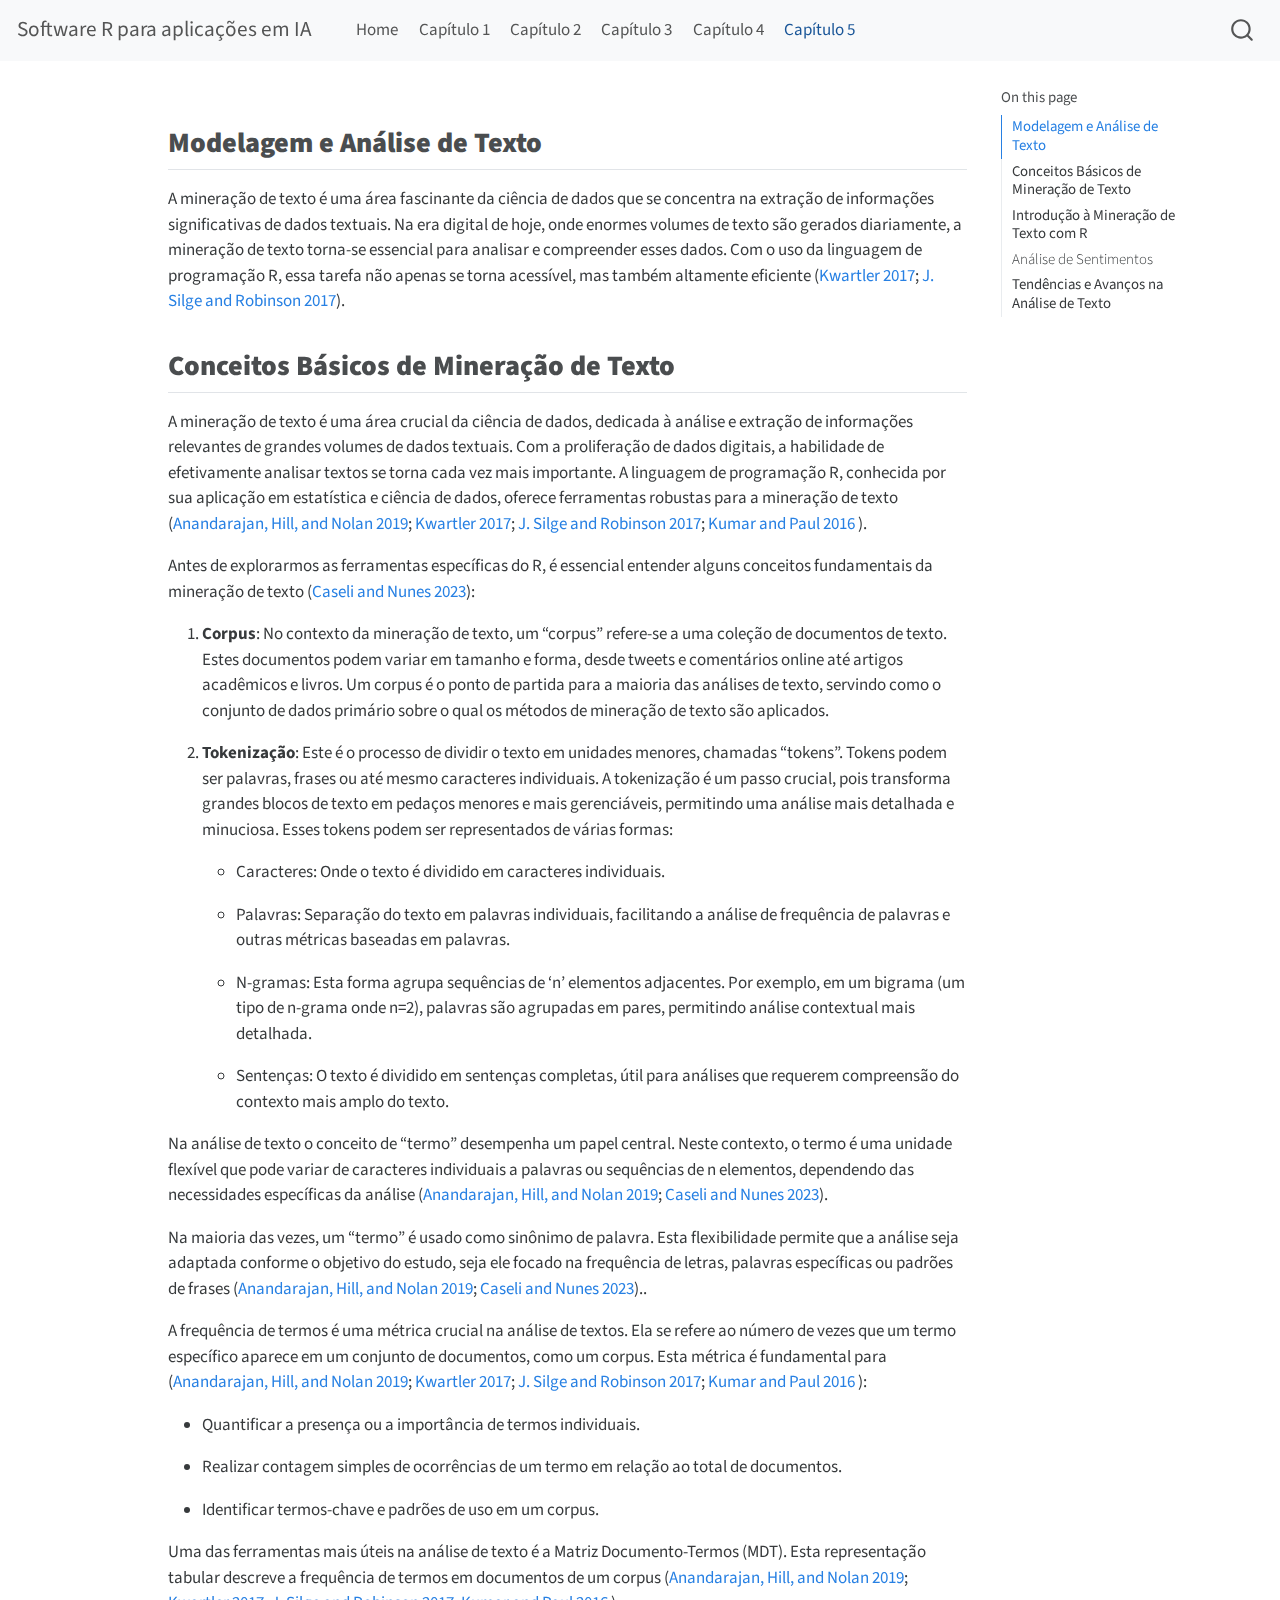
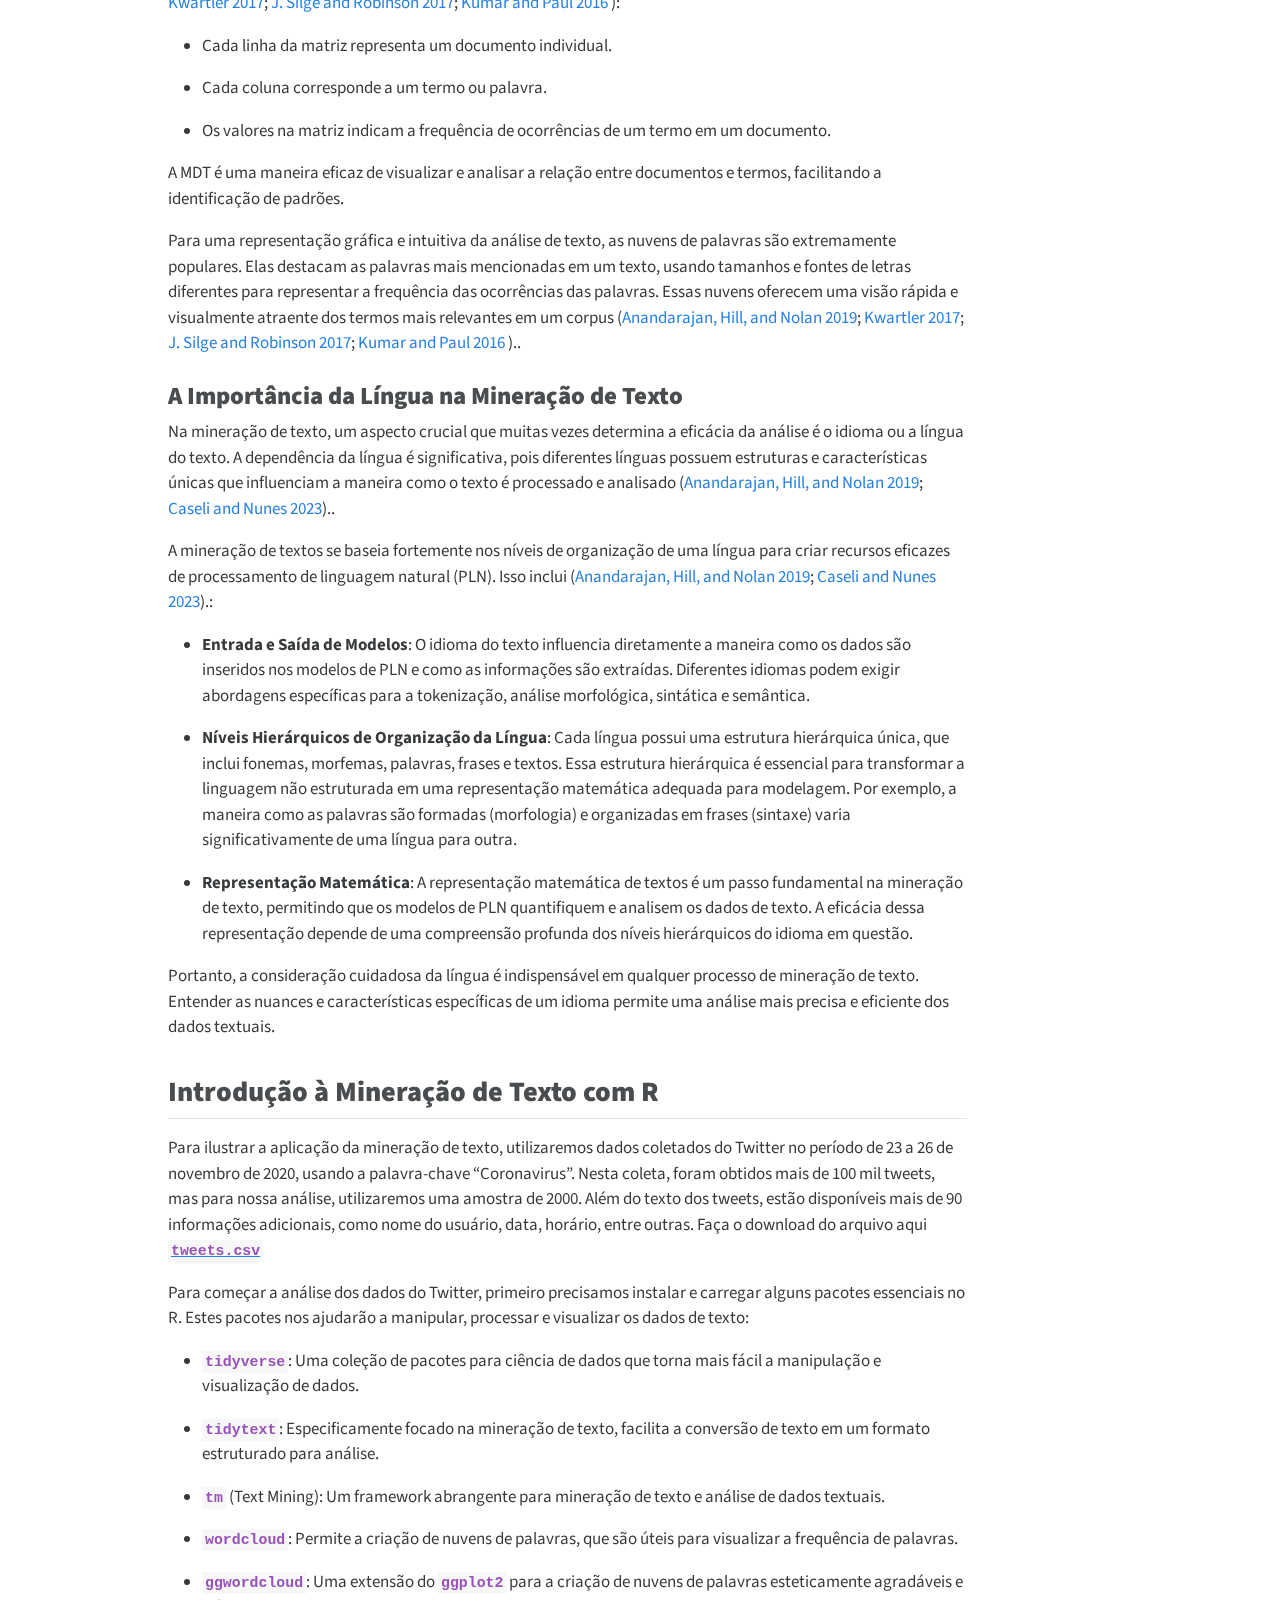
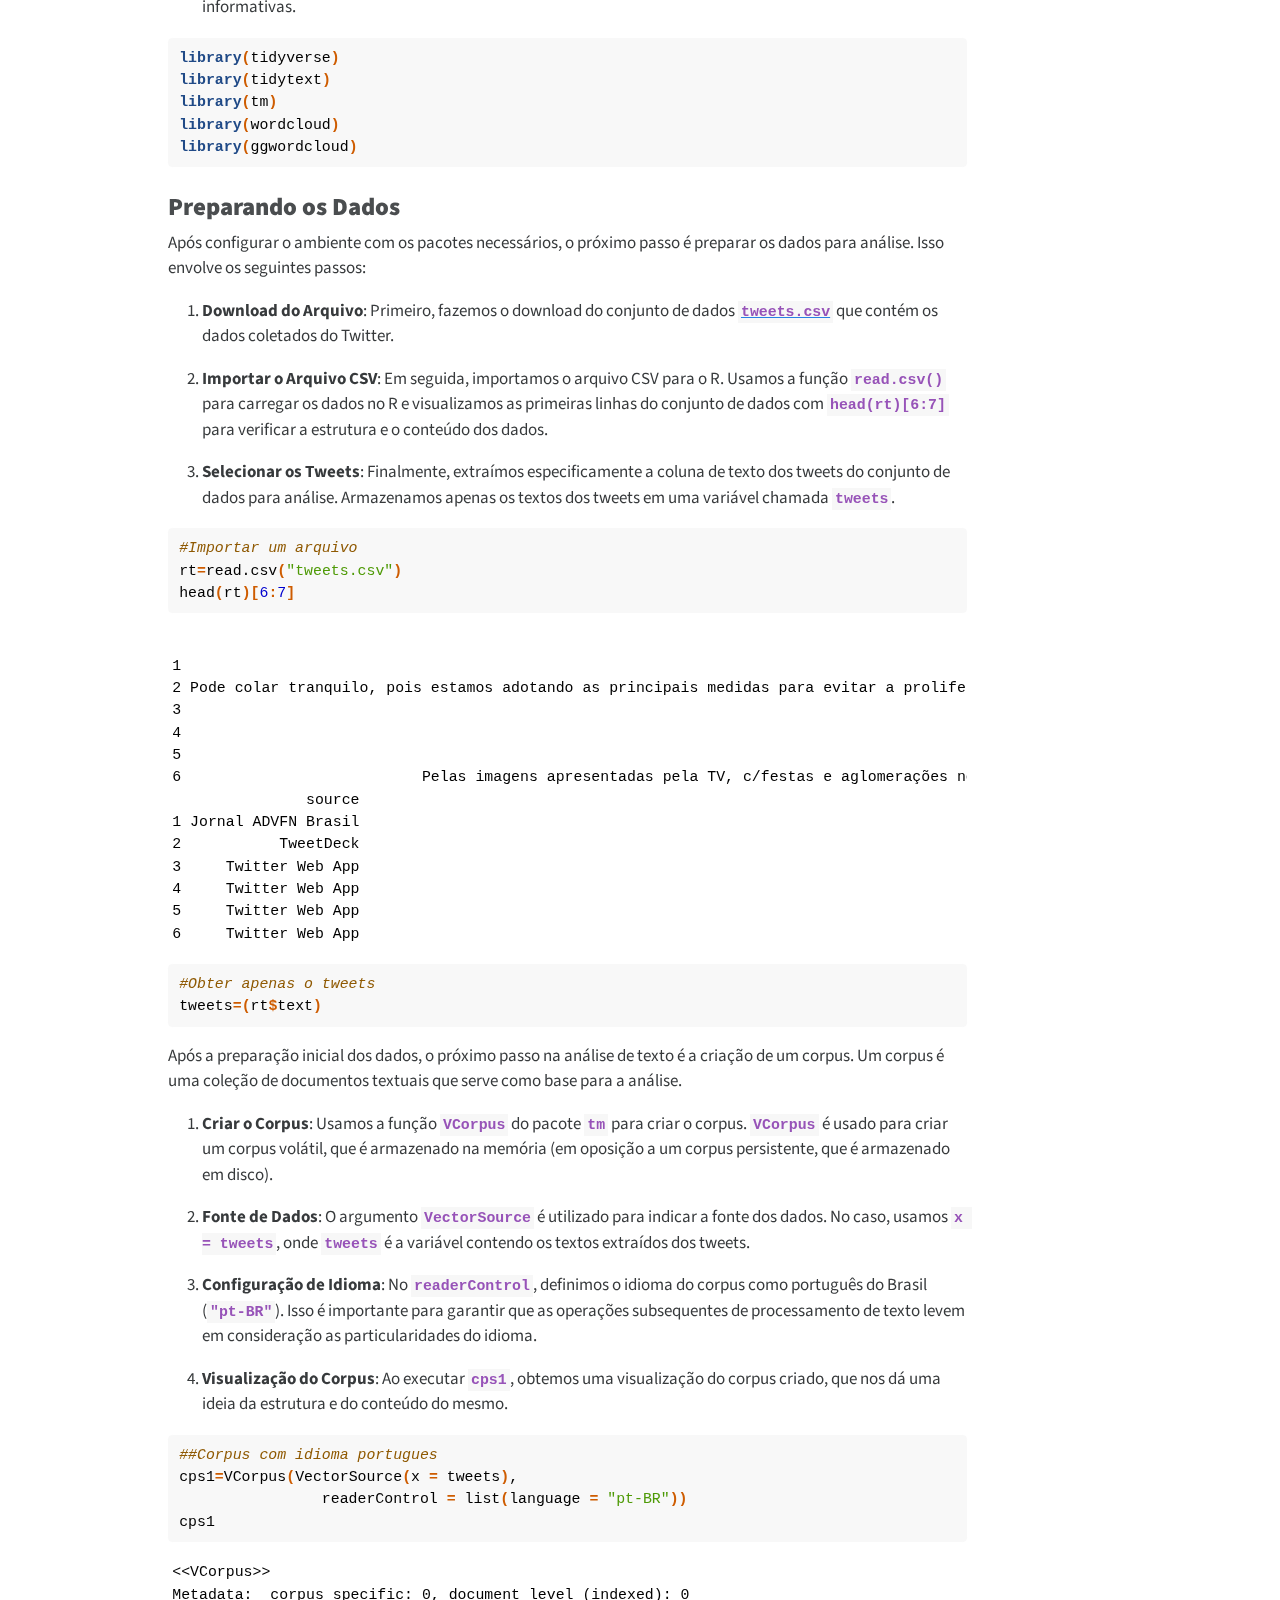
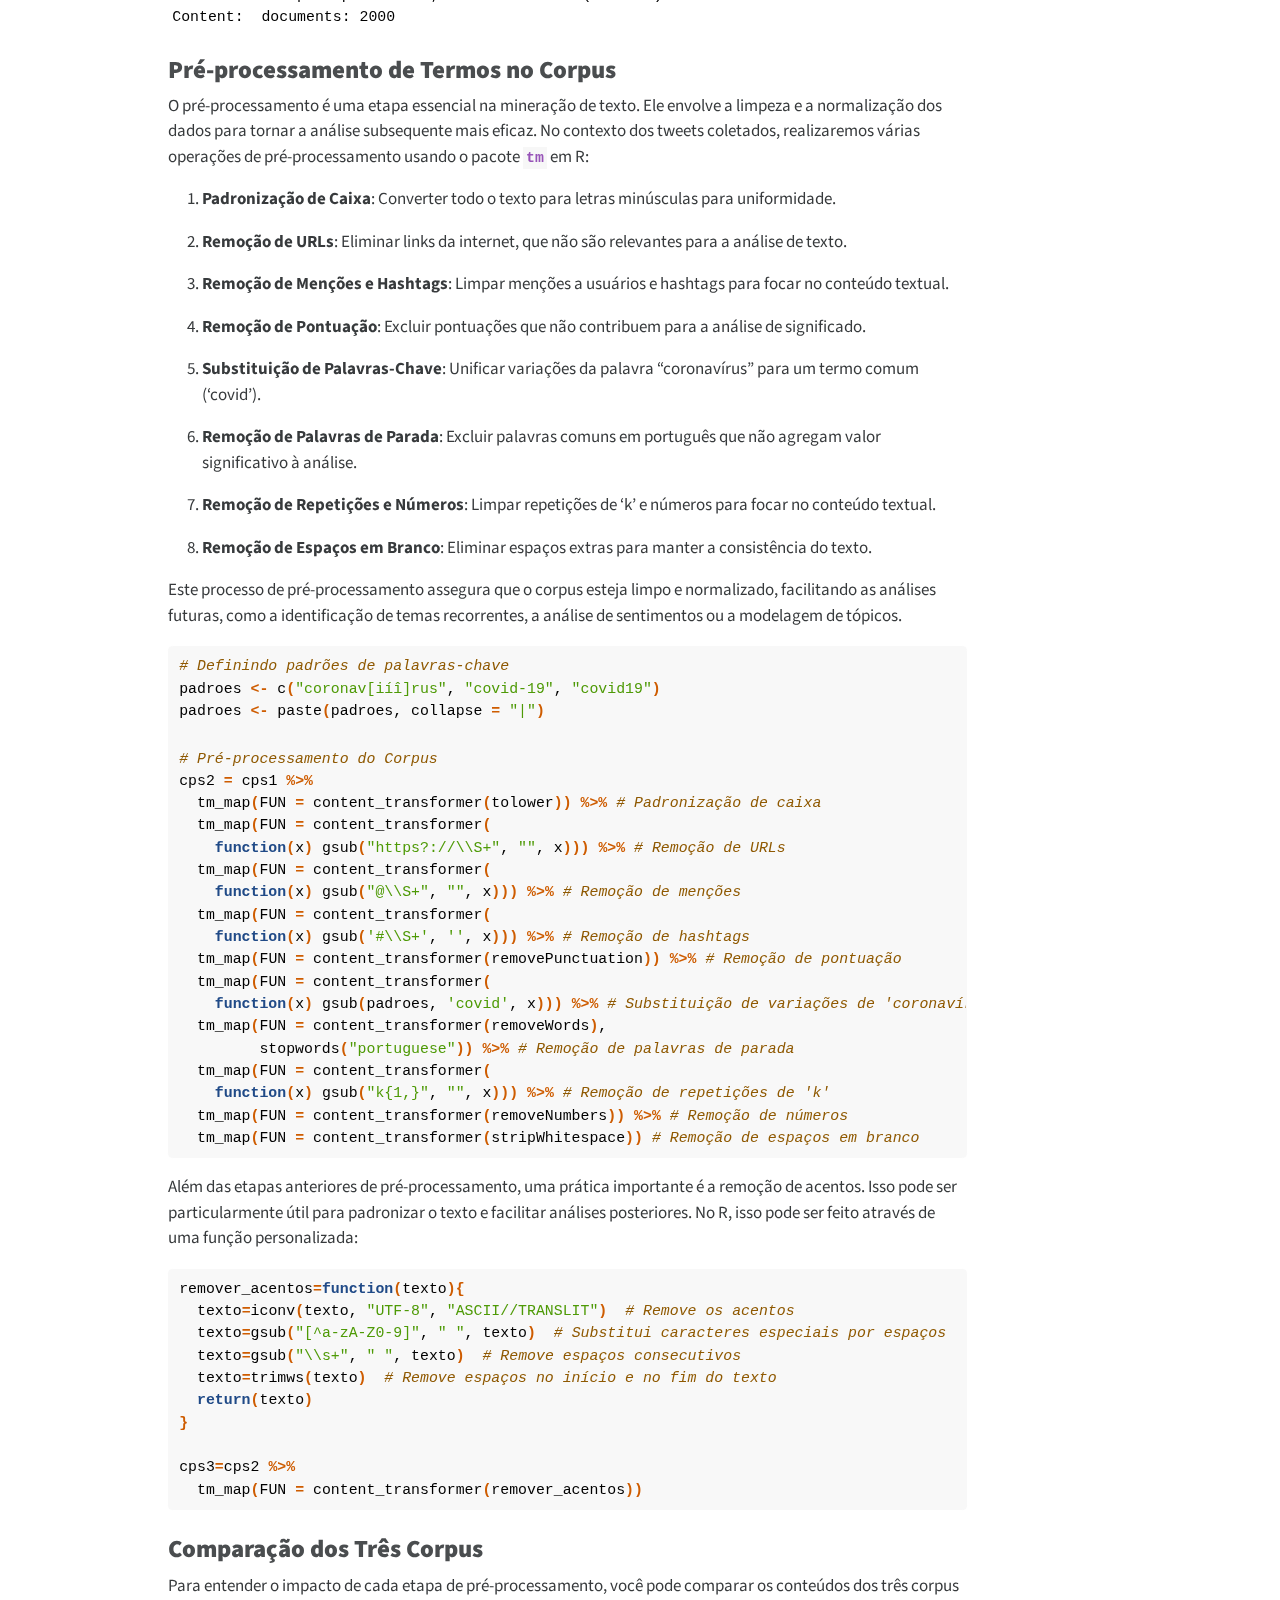
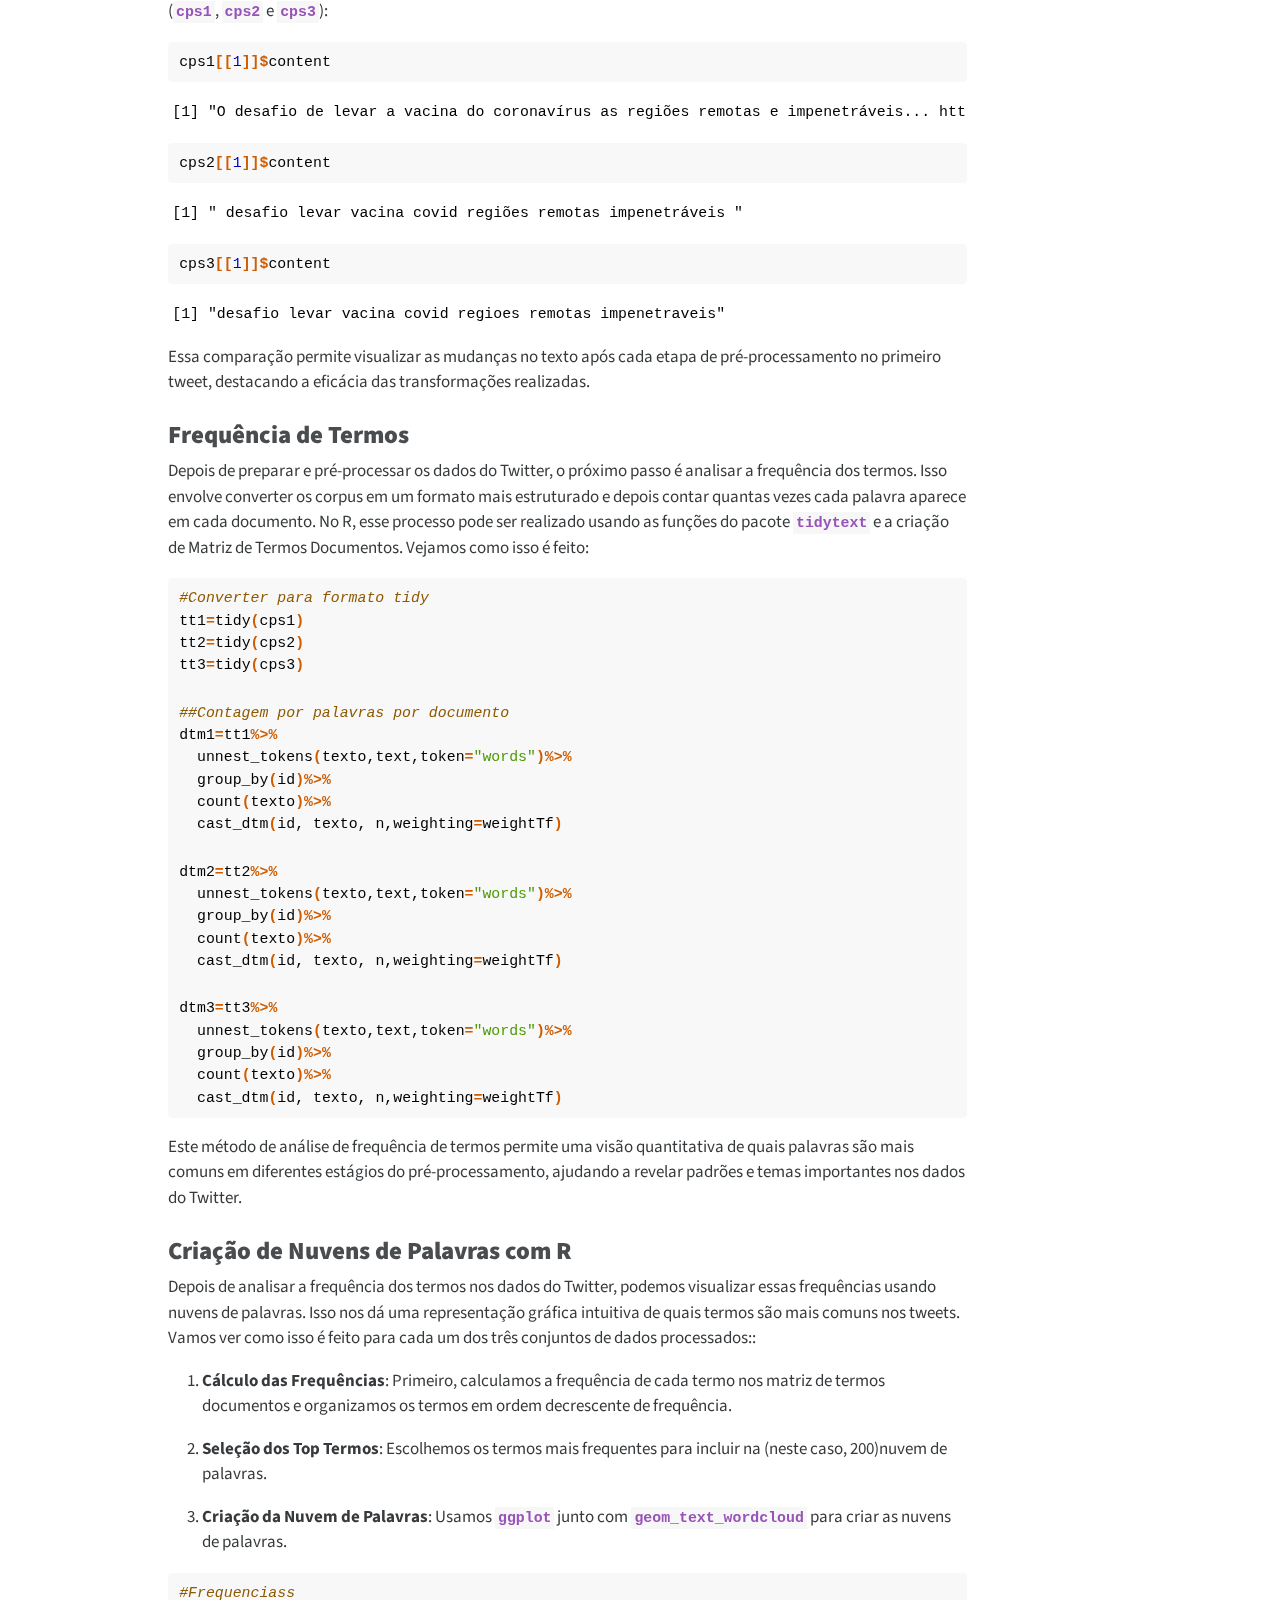
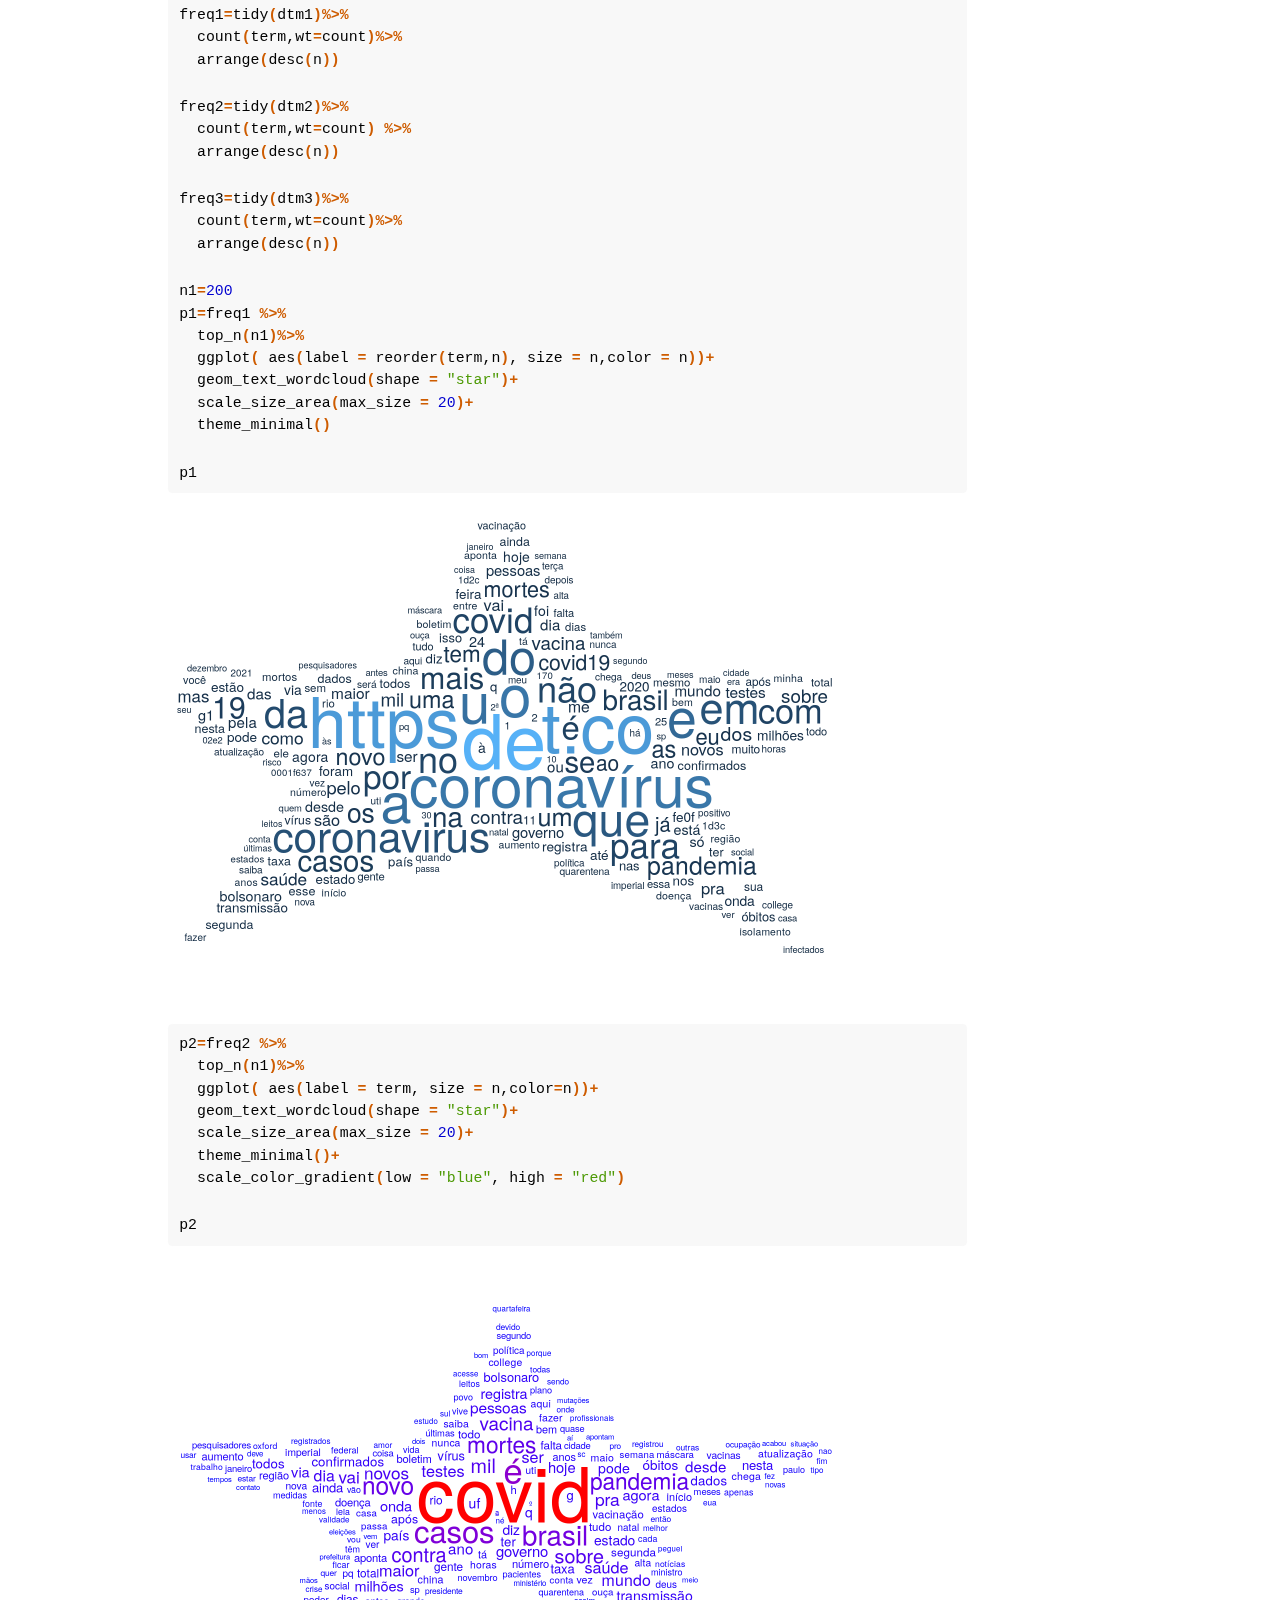
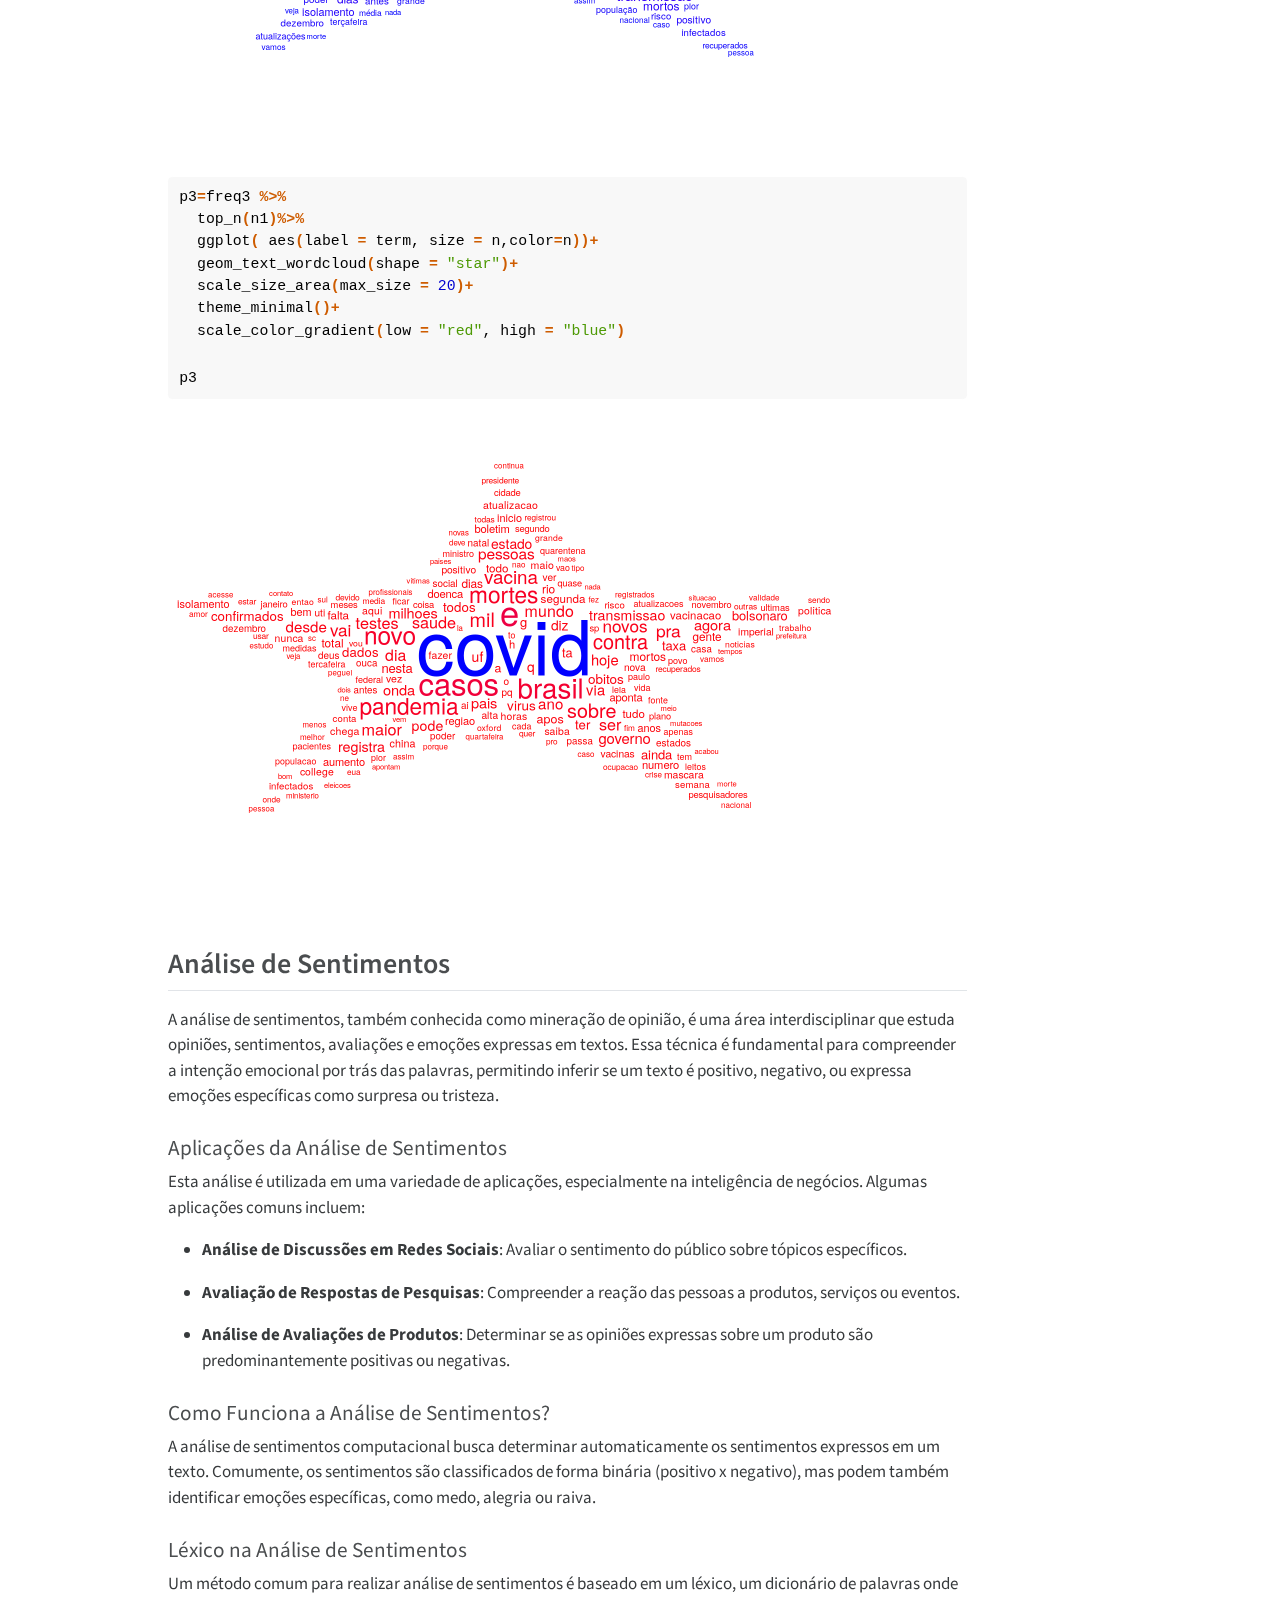
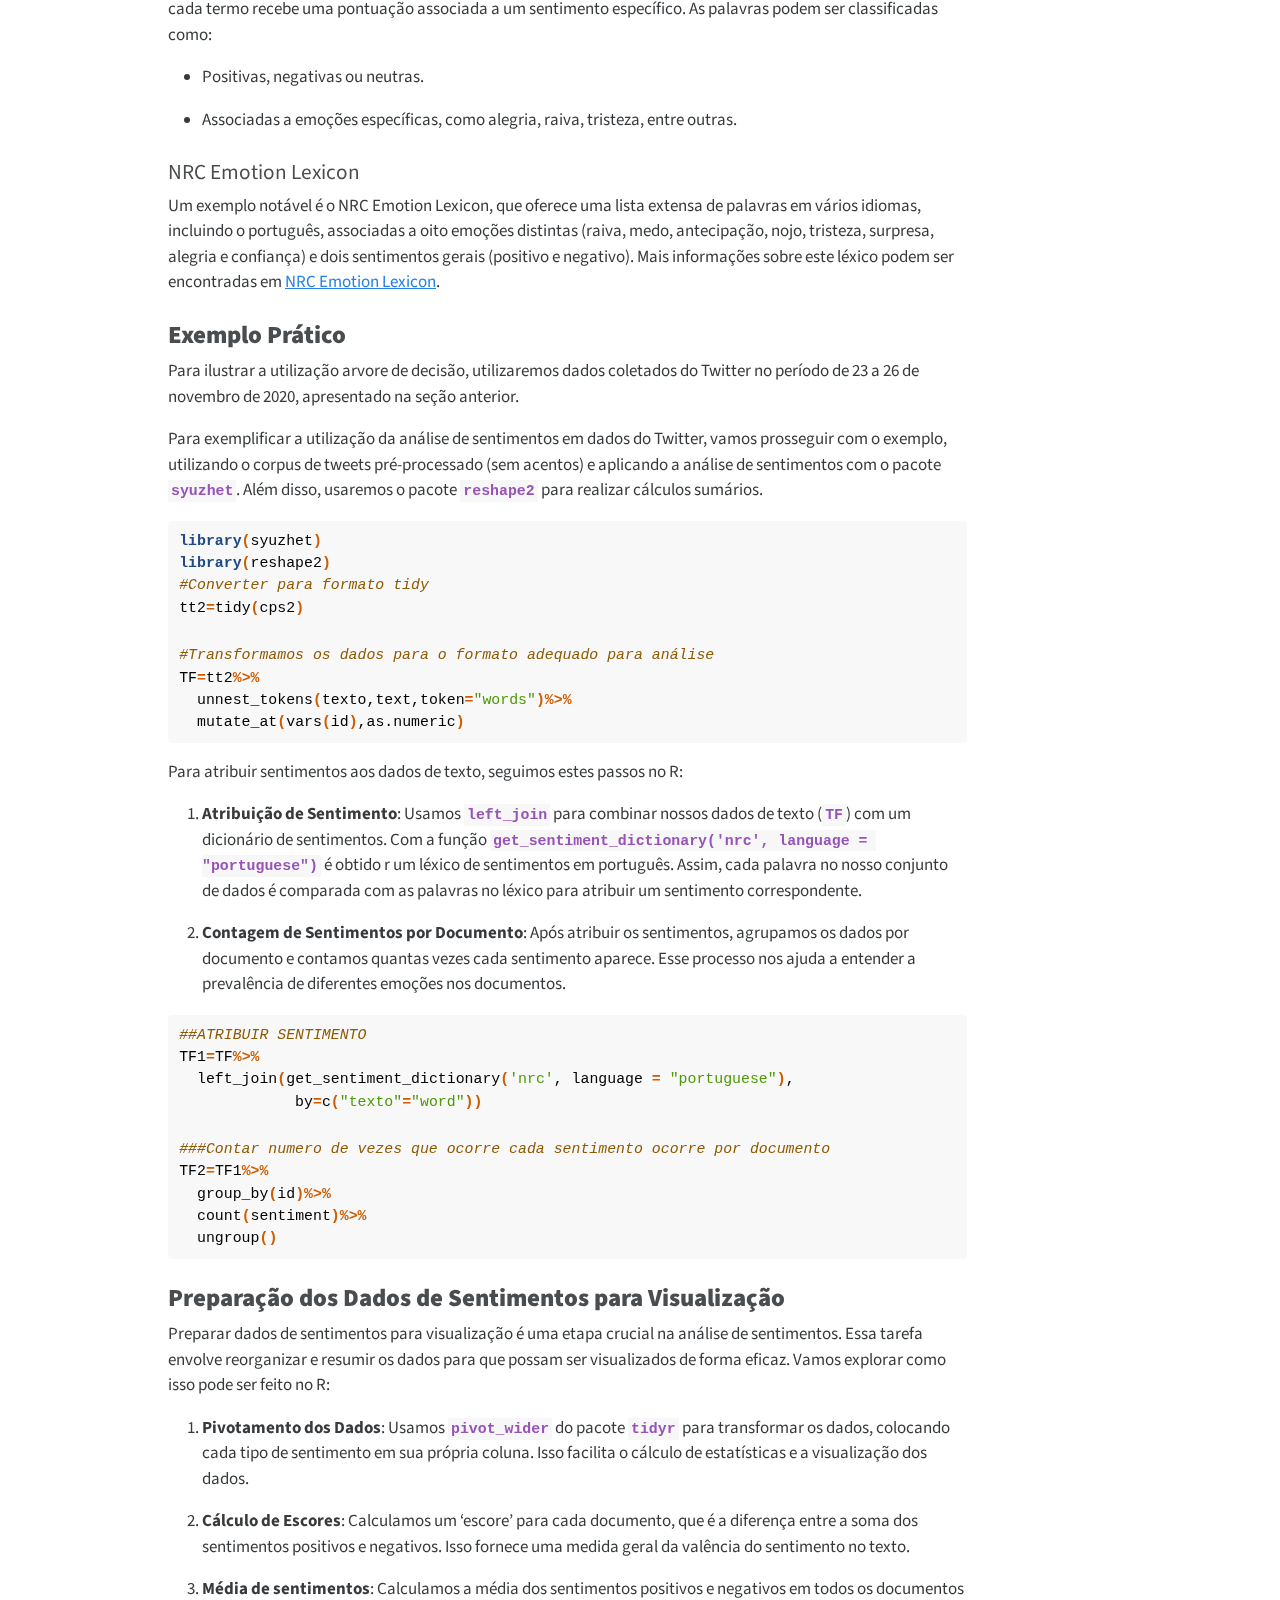
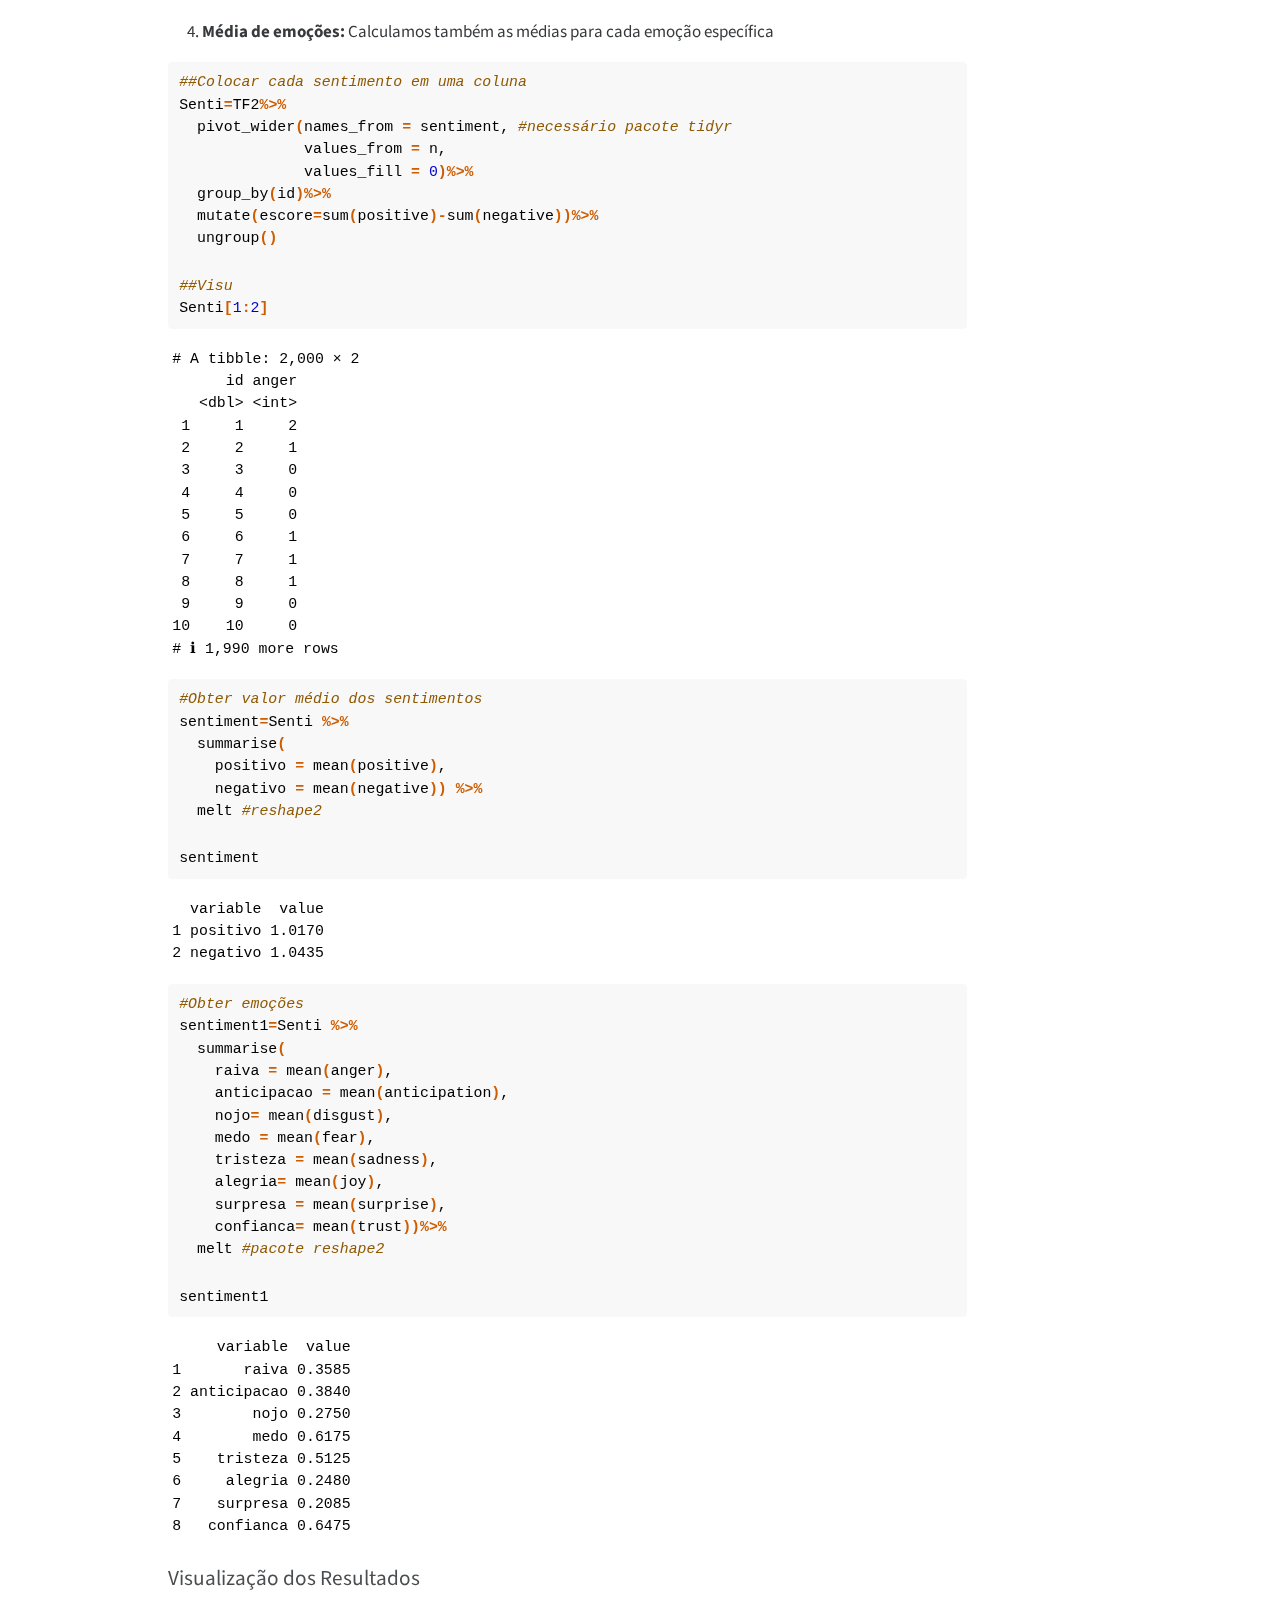
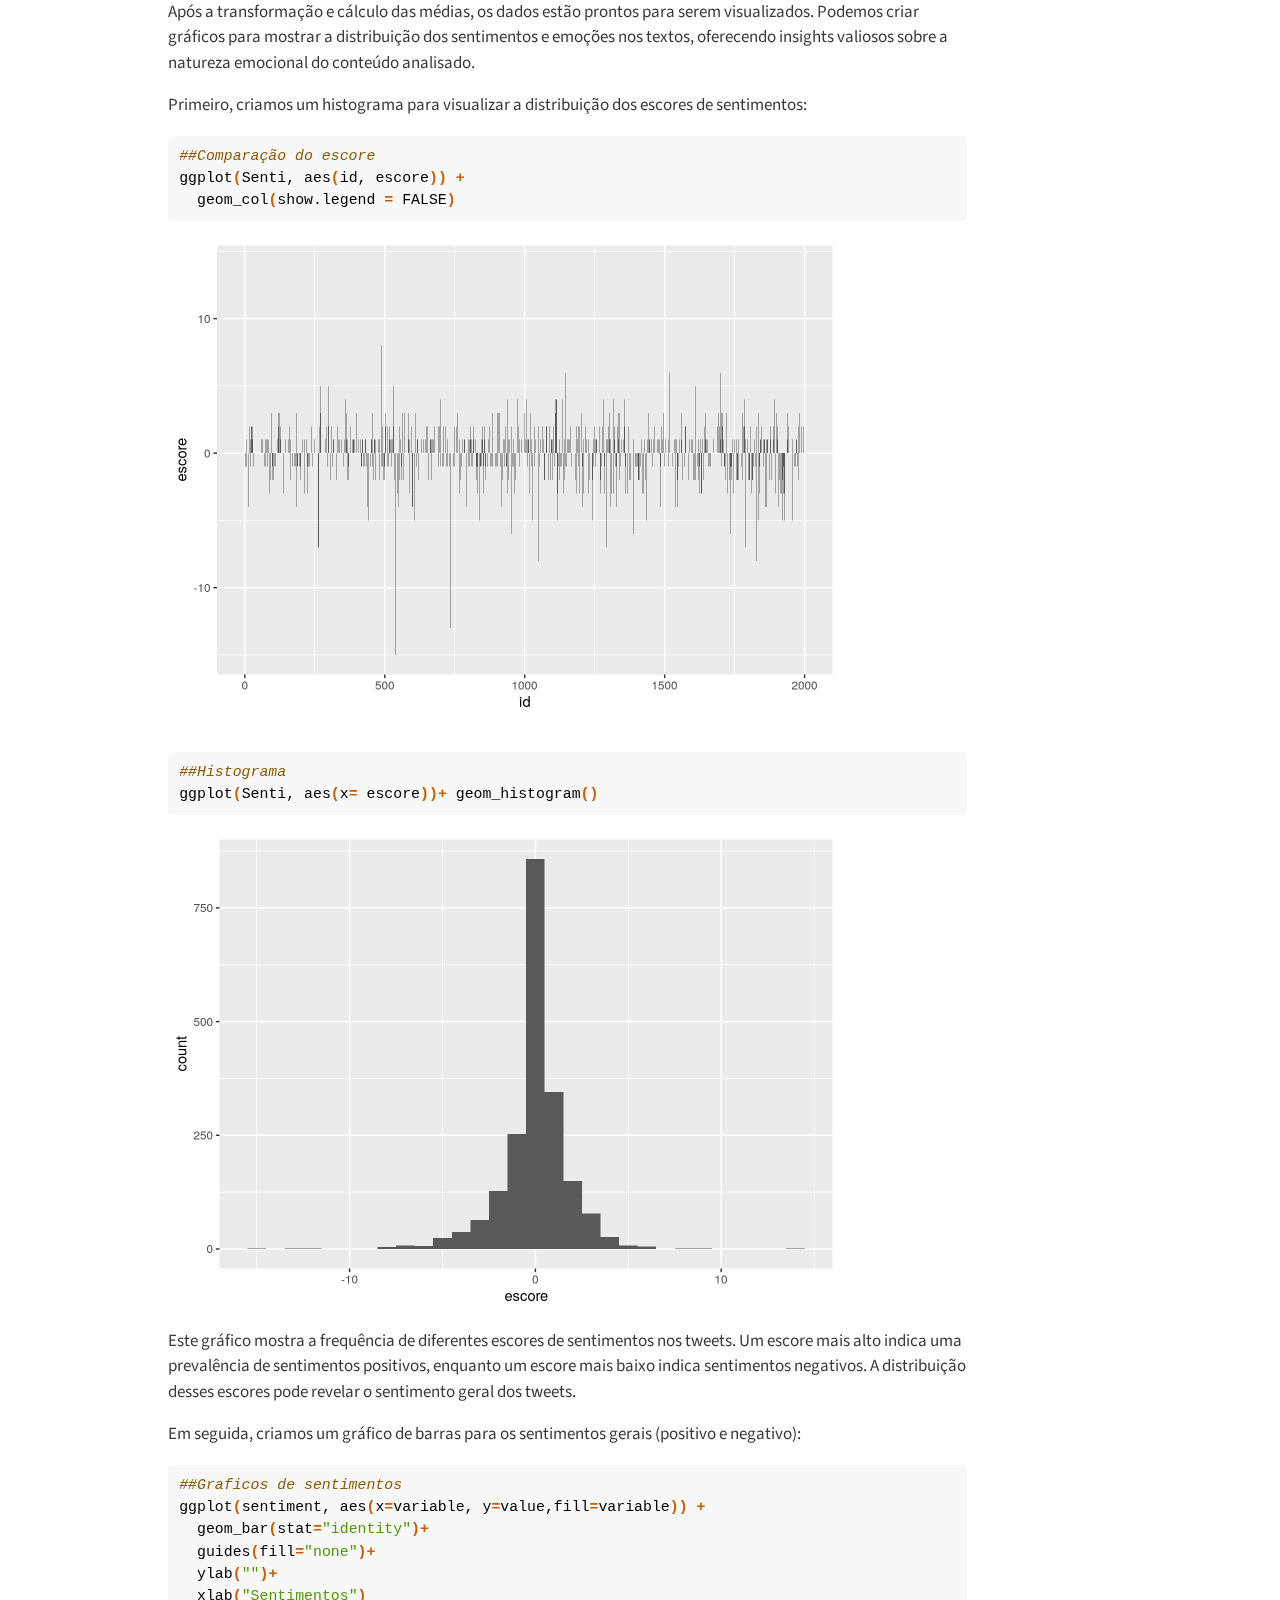
<file: docs/cap5.html>
<!DOCTYPE html>
<html xmlns="http://www.w3.org/1999/xhtml" lang="en" xml:lang="en"><head>
<meta http-equiv="Content-Type" content="text/html; charset=UTF-8">
<meta charset="utf-8">
<meta name="generator" content="quarto-1.3.433">
<meta name="viewport" content="width=device-width, initial-scale=1.0, user-scalable=yes">
<title>Software R para aplicações em IA – cap5</title>
<style>
code{white-space: pre-wrap;}
span.smallcaps{font-variant: small-caps;}
div.columns{display: flex; gap: min(4vw, 1.5em);}
div.column{flex: auto; overflow-x: auto;}
div.hanging-indent{margin-left: 1.5em; text-indent: -1.5em;}
ul.task-list{list-style: none;}
ul.task-list li input[type="checkbox"] {
  width: 0.8em;
  margin: 0 0.8em 0.2em -1em; /* quarto-specific, see https://github.com/quarto-dev/quarto-cli/issues/4556 */ 
  vertical-align: middle;
}
/* CSS for syntax highlighting */
pre > code.sourceCode { white-space: pre; position: relative; }
pre > code.sourceCode > span { display: inline-block; line-height: 1.25; }
pre > code.sourceCode > span:empty { height: 1.2em; }
.sourceCode { overflow: visible; }
code.sourceCode > span { color: inherit; text-decoration: inherit; }
div.sourceCode { margin: 1em 0; }
pre.sourceCode { margin: 0; }
@media screen {
div.sourceCode { overflow: auto; }
}
@media print {
pre > code.sourceCode { white-space: pre-wrap; }
pre > code.sourceCode > span { text-indent: -5em; padding-left: 5em; }
}
pre.numberSource code
  { counter-reset: source-line 0; }
pre.numberSource code > span
  { position: relative; left: -4em; counter-increment: source-line; }
pre.numberSource code > span > a:first-child::before
  { content: counter(source-line);
    position: relative; left: -1em; text-align: right; vertical-align: baseline;
    border: none; display: inline-block;
    -webkit-touch-callout: none; -webkit-user-select: none;
    -khtml-user-select: none; -moz-user-select: none;
    -ms-user-select: none; user-select: none;
    padding: 0 4px; width: 4em;
  }
pre.numberSource { margin-left: 3em;  padding-left: 4px; }
div.sourceCode
  {   }
@media screen {
pre > code.sourceCode > span > a:first-child::before { text-decoration: underline; }
}
/* CSS for citations */
div.csl-bib-body { }
div.csl-entry {
  clear: both;
}
.hanging-indent div.csl-entry {
  margin-left:2em;
  text-indent:-2em;
}
div.csl-left-margin {
  min-width:2em;
  float:left;
}
div.csl-right-inline {
  margin-left:2em;
  padding-left:1em;
}
div.csl-indent {
  margin-left: 2em;
}</style>

<script src="site_libs/quarto-nav/quarto-nav.js"></script>
<script src="site_libs/quarto-nav/headroom.min.js"></script>
<script src="site_libs/clipboard/clipboard.min.js"></script>
<script src="site_libs/quarto-search/autocomplete.umd.js"></script>
<script src="site_libs/quarto-search/fuse.min.js"></script>
<script src="site_libs/quarto-search/quarto-search.js"></script>
<meta name="quarto:offset" content="./">
<link href="./imagens/Eri-Logo.jpg" rel="icon" type="image/jpeg">
<script src="site_libs/quarto-html/quarto.js"></script>
<script src="site_libs/quarto-html/popper.min.js"></script>
<script src="site_libs/quarto-html/tippy.umd.min.js"></script>
<script src="site_libs/quarto-html/anchor.min.js"></script>
<link href="site_libs/quarto-html/tippy.css" rel="stylesheet">
<link href="site_libs/quarto-html/quarto-syntax-highlighting.css" rel="stylesheet" id="quarto-text-highlighting-styles">
<script src="site_libs/bootstrap/bootstrap.min.js"></script>
<link href="site_libs/bootstrap/bootstrap-icons.css" rel="stylesheet">
<link href="site_libs/bootstrap/bootstrap.min.css" rel="stylesheet" id="quarto-bootstrap" data-mode="light"><script id="quarto-search-options" type="application/json">{
  "location": "navbar",
  "copy-button": false,
  "collapse-after": 3,
  "panel-placement": "end",
  "type": "overlay",
  "limit": 20,
  "language": {
    "search-no-results-text": "No results",
    "search-matching-documents-text": "matching documents",
    "search-copy-link-title": "Copy link to search",
    "search-hide-matches-text": "Hide additional matches",
    "search-more-match-text": "more match in this document",
    "search-more-matches-text": "more matches in this document",
    "search-clear-button-title": "Clear",
    "search-detached-cancel-button-title": "Cancel",
    "search-submit-button-title": "Submit",
    "search-label": "Search"
  }
}</script>
</head>
<body class="nav-fixed">

<div id="quarto-search-results"></div>
  <header id="quarto-header" class="headroom fixed-top"><nav class="navbar navbar-expand-lg navbar-dark "><div class="navbar-container container-fluid">
      <div class="navbar-brand-container">
    <a class="navbar-brand" href="./index.html">
    <span class="navbar-title">Software R para aplicações em IA</span>
    </a>
  </div>
            <div id="quarto-search" class="" title="Search"></div>
          <button class="navbar-toggler" type="button" data-bs-toggle="collapse" data-bs-target="#navbarCollapse" aria-controls="navbarCollapse" aria-expanded="false" aria-label="Toggle navigation" onclick="if (window.quartoToggleHeadroom) { window.quartoToggleHeadroom(); }">
  <span class="navbar-toggler-icon"></span>
</button>
          <div class="collapse navbar-collapse" id="navbarCollapse">
            <ul class="navbar-nav navbar-nav-scroll me-auto">
<li class="nav-item">
    <a class="nav-link" href="./index.html" rel="" target="">
 <span class="menu-text">Home</span></a>
  </li>  
  <li class="nav-item">
    <a class="nav-link" href="./cap1.html" rel="" target="">
 <span class="menu-text">Capítulo 1</span></a>
  </li>  
  <li class="nav-item">
    <a class="nav-link" href="./cap2.html" rel="" target="">
 <span class="menu-text">Capítulo 2</span></a>
  </li>  
  <li class="nav-item">
    <a class="nav-link" href="./cap3.html" rel="" target="">
 <span class="menu-text">Capítulo 3</span></a>
  </li>  
  <li class="nav-item">
    <a class="nav-link" href="./cap4.html" rel="" target="">
 <span class="menu-text">Capítulo 4</span></a>
  </li>  
  <li class="nav-item">
    <a class="nav-link active" href="./cap5.html" rel="" target="" aria-current="page">
 <span class="menu-text">Capítulo 5</span></a>
  </li>  
</ul>
<div class="quarto-navbar-tools ms-auto">
</div>
          </div> <!-- /navcollapse -->
      </div> <!-- /container-fluid -->
    </nav></header><!-- content --><div id="quarto-content" class="quarto-container page-columns page-rows-contents page-layout-article page-navbar">
<!-- sidebar -->
<!-- margin-sidebar -->
    <div id="quarto-margin-sidebar" class="sidebar margin-sidebar">
        <nav id="TOC" role="doc-toc" class="toc-active"><h2 id="toc-title">On this page</h2>
   
  <ul>
<li><a href="#modelagem-e-an%C3%A1lise-de-texto" id="toc-modelagem-e-análise-de-texto" class="nav-link active" data-scroll-target="#modelagem-e-an%C3%A1lise-de-texto"><strong>Modelagem e Análise de Texto</strong></a></li>
  <li>
<a href="#conceitos-b%C3%A1sicos-de-minera%C3%A7%C3%A3o-de-texto" id="toc-conceitos-básicos-de-mineração-de-texto" class="nav-link" data-scroll-target="#conceitos-b%C3%A1sicos-de-minera%C3%A7%C3%A3o-de-texto"><strong>Conceitos Básicos de Mineração de Texto</strong></a>
  <ul class="collapse">
<li><a href="#a-import%C3%A2ncia-da-l%C3%ADngua-na-minera%C3%A7%C3%A3o-de-texto" id="toc-a-importância-da-língua-na-mineração-de-texto" class="nav-link" data-scroll-target="#a-import%C3%A2ncia-da-l%C3%ADngua-na-minera%C3%A7%C3%A3o-de-texto"><strong>A Importância da Língua na Mineração de Texto</strong></a></li>
  </ul>
</li>
  <li>
<a href="#introdu%C3%A7%C3%A3o-%C3%A0-minera%C3%A7%C3%A3o-de-texto-com-r" id="toc-introdução-à-mineração-de-texto-com-r" class="nav-link" data-scroll-target="#introdu%C3%A7%C3%A3o-%C3%A0-minera%C3%A7%C3%A3o-de-texto-com-r"><strong>Introdução à Mineração de Texto com R</strong></a>
  <ul class="collapse">
<li><a href="#preparando-os-dados" id="toc-preparando-os-dados" class="nav-link" data-scroll-target="#preparando-os-dados"><strong>Preparando os Dados</strong></a></li>
  <li><a href="#pr%C3%A9-processamento-de-termos-no-corpus" id="toc-pré-processamento-de-termos-no-corpus" class="nav-link" data-scroll-target="#pr%C3%A9-processamento-de-termos-no-corpus"><strong>Pré-processamento de Termos no Corpus</strong></a></li>
  <li><a href="#compara%C3%A7%C3%A3o-dos-tr%C3%AAs-corpus" id="toc-comparação-dos-três-corpus" class="nav-link" data-scroll-target="#compara%C3%A7%C3%A3o-dos-tr%C3%AAs-corpus"><strong>Comparação dos Três Corpus</strong></a></li>
  <li><a href="#frequ%C3%AAncia-de-termos" id="toc-frequência-de-termos" class="nav-link" data-scroll-target="#frequ%C3%AAncia-de-termos"><strong>Frequência de Termos</strong></a></li>
  <li><a href="#cria%C3%A7%C3%A3o-de-nuvens-de-palavras-com-r" id="toc-criação-de-nuvens-de-palavras-com-r" class="nav-link" data-scroll-target="#cria%C3%A7%C3%A3o-de-nuvens-de-palavras-com-r"><strong>Criação de Nuvens de Palavras com R</strong></a></li>
  </ul>
</li>
  <li>
<a href="#an%C3%A1lise-de-sentimentos" id="toc-análise-de-sentimentos" class="nav-link" data-scroll-target="#an%C3%A1lise-de-sentimentos">Análise de Sentimentos</a>
  <ul class="collapse">
<li><a href="#exemplo-pr%C3%A1tico" id="toc-exemplo-prático" class="nav-link" data-scroll-target="#exemplo-pr%C3%A1tico"><strong>Exemplo Prático</strong></a></li>
  <li><a href="#prepara%C3%A7%C3%A3o-dos-dados-de-sentimentos-para-visualiza%C3%A7%C3%A3o" id="toc-preparação-dos-dados-de-sentimentos-para-visualização" class="nav-link" data-scroll-target="#prepara%C3%A7%C3%A3o-dos-dados-de-sentimentos-para-visualiza%C3%A7%C3%A3o"><strong>Preparação dos Dados de Sentimentos para Visualização</strong></a></li>
  <li><a href="#outras-an%C3%A1lises-de-texto-no-r" id="toc-outras-análises-de-texto-no-r" class="nav-link" data-scroll-target="#outras-an%C3%A1lises-de-texto-no-r"><strong>Outras Análises de Texto no R</strong></a></li>
  </ul>
</li>
  <li><a href="#tend%C3%AAncias-e-avan%C3%A7os-na-an%C3%A1lise-de-texto" id="toc-tendências-e-avanços-na-análise-de-texto" class="nav-link" data-scroll-target="#tend%C3%AAncias-e-avan%C3%A7os-na-an%C3%A1lise-de-texto"><strong>Tendências e Avanços na Análise de Texto</strong></a></li>
  </ul></nav>
    </div>
<!-- main -->
<main class="content" id="quarto-document-content"><section id="modelagem-e-análise-de-texto" class="level2"><h2 class="anchored" data-anchor-id="modelagem-e-análise-de-texto"><strong>Modelagem e Análise de Texto</strong></h2>
<p>A mineração de texto é uma área fascinante da ciência de dados que se concentra na extração de informações significativas de dados textuais. Na era digital de hoje, onde enormes volumes de texto são gerados diariamente, a mineração de texto torna-se essencial para analisar e compreender esses dados. Com o uso da linguagem de programação R, essa tarefa não apenas se torna acessível, mas também altamente eficiente <span class="citation" data-cites="kwartler2017 silge2017">(<a href="#ref-kwartler2017" role="doc-biblioref">Kwartler 2017</a>; <a href="#ref-silge2017" role="doc-biblioref">J. Silge and Robinson 2017</a>)</span>.</p>
</section><section id="conceitos-básicos-de-mineração-de-texto" class="level2"><h2 class="anchored" data-anchor-id="conceitos-básicos-de-mineração-de-texto"><strong>Conceitos Básicos de Mineração de Texto</strong></h2>
<p>A mineração de texto é uma área crucial da ciência de dados, dedicada à análise e extração de informações relevantes de grandes volumes de dados textuais. Com a proliferação de dados digitais, a habilidade de efetivamente analisar textos se torna cada vez mais importante. A linguagem de programação R, conhecida por sua aplicação em estatística e ciência de dados, oferece ferramentas robustas para a mineração de texto <span class="citation" data-cites="anandarajan2019 kwartler2017 silge2017 kumar2016">(<a href="#ref-anandarajan2019" role="doc-biblioref">Anandarajan, Hill, and Nolan 2019</a>; <a href="#ref-kwartler2017" role="doc-biblioref">Kwartler 2017</a>; <a href="#ref-silge2017" role="doc-biblioref">J. Silge and Robinson 2017</a>; <a href="#ref-kumar2016" role="doc-biblioref">Kumar and Paul 2016</a> )</span>.</p>
<p>Antes de explorarmos as ferramentas específicas do R, é essencial entender alguns conceitos fundamentais da mineração de texto <span class="citation" data-cites="BPLN2023">(<a href="#ref-BPLN2023" role="doc-biblioref">Caseli and Nunes 2023</a>)</span>:</p>
<ol type="1">
<li><p><strong>Corpus</strong>: No contexto da mineração de texto, um “corpus” refere-se a uma coleção de documentos de texto. Estes documentos podem variar em tamanho e forma, desde tweets e comentários online até artigos acadêmicos e livros. Um corpus é o ponto de partida para a maioria das análises de texto, servindo como o conjunto de dados primário sobre o qual os métodos de mineração de texto são aplicados.</p></li>
<li>
<p><strong>Tokenização</strong>: Este é o processo de dividir o texto em unidades menores, chamadas “tokens”. Tokens podem ser palavras, frases ou até mesmo caracteres individuais. A tokenização é um passo crucial, pois transforma grandes blocos de texto em pedaços menores e mais gerenciáveis, permitindo uma análise mais detalhada e minuciosa. Esses tokens podem ser representados de várias formas:</p>
<ul>
<li><p>Caracteres: Onde o texto é dividido em caracteres individuais.</p></li>
<li><p>Palavras: Separação do texto em palavras individuais, facilitando a análise de frequência de palavras e outras métricas baseadas em palavras.</p></li>
<li><p>N-gramas: Esta forma agrupa sequências de ‘n’ elementos adjacentes. Por exemplo, em um bigrama (um tipo de n-grama onde n=2), palavras são agrupadas em pares, permitindo análise contextual mais detalhada.</p></li>
<li><p>Sentenças: O texto é dividido em sentenças completas, útil para análises que requerem compreensão do contexto mais amplo do texto.</p></li>
</ul>
</li>
</ol>
<p>Na análise de texto o conceito de “termo” desempenha um papel central. Neste contexto, o termo é uma unidade flexível que pode variar de caracteres individuais a palavras ou sequências de n elementos, dependendo das necessidades específicas da análise <span class="citation" data-cites="anandarajan2019 BPLN2023">(<a href="#ref-anandarajan2019" role="doc-biblioref">Anandarajan, Hill, and Nolan 2019</a>; <a href="#ref-BPLN2023" role="doc-biblioref">Caseli and Nunes 2023</a>)</span>.</p>
<p>Na maioria das vezes, um “termo” é usado como sinônimo de palavra. Esta flexibilidade permite que a análise seja adaptada conforme o objetivo do estudo, seja ele focado na frequência de letras, palavras específicas ou padrões de frases <span class="citation" data-cites="anandarajan2019 BPLN2023">(<a href="#ref-anandarajan2019" role="doc-biblioref">Anandarajan, Hill, and Nolan 2019</a>; <a href="#ref-BPLN2023" role="doc-biblioref">Caseli and Nunes 2023</a>)</span>..</p>
<p>A frequência de termos é uma métrica crucial na análise de textos. Ela se refere ao número de vezes que um termo específico aparece em um conjunto de documentos, como um corpus. Esta métrica é fundamental para <span class="citation" data-cites="anandarajan2019 kwartler2017 silge2017 kumar2016">(<a href="#ref-anandarajan2019" role="doc-biblioref">Anandarajan, Hill, and Nolan 2019</a>; <a href="#ref-kwartler2017" role="doc-biblioref">Kwartler 2017</a>; <a href="#ref-silge2017" role="doc-biblioref">J. Silge and Robinson 2017</a>; <a href="#ref-kumar2016" role="doc-biblioref">Kumar and Paul 2016</a> )</span>:</p>
<ul>
<li><p>Quantificar a presença ou a importância de termos individuais.</p></li>
<li><p>Realizar contagem simples de ocorrências de um termo em relação ao total de documentos.</p></li>
<li><p>Identificar termos-chave e padrões de uso em um corpus.</p></li>
</ul>
<p>Uma das ferramentas mais úteis na análise de texto é a Matriz Documento-Termos (MDT). Esta representação tabular descreve a frequência de termos em documentos de um corpus <span class="citation" data-cites="anandarajan2019 kwartler2017 silge2017 kumar2016">(<a href="#ref-anandarajan2019" role="doc-biblioref">Anandarajan, Hill, and Nolan 2019</a>; <a href="#ref-kwartler2017" role="doc-biblioref">Kwartler 2017</a>; <a href="#ref-silge2017" role="doc-biblioref">J. Silge and Robinson 2017</a>; <a href="#ref-kumar2016" role="doc-biblioref">Kumar and Paul 2016</a> )</span>:</p>
<ul>
<li><p>Cada linha da matriz representa um documento individual.</p></li>
<li><p>Cada coluna corresponde a um termo ou palavra.</p></li>
<li><p>Os valores na matriz indicam a frequência de ocorrências de um termo em um documento.</p></li>
</ul>
<p>A MDT é uma maneira eficaz de visualizar e analisar a relação entre documentos e termos, facilitando a identificação de padrões.</p>
<p>Para uma representação gráfica e intuitiva da análise de texto, as nuvens de palavras são extremamente populares. Elas destacam as palavras mais mencionadas em um texto, usando tamanhos e fontes de letras diferentes para representar a frequência das ocorrências das palavras. Essas nuvens oferecem uma visão rápida e visualmente atraente dos termos mais relevantes em um corpus <span class="citation" data-cites="anandarajan2019 kwartler2017 silge2017 kumar2016">(<a href="#ref-anandarajan2019" role="doc-biblioref">Anandarajan, Hill, and Nolan 2019</a>; <a href="#ref-kwartler2017" role="doc-biblioref">Kwartler 2017</a>; <a href="#ref-silge2017" role="doc-biblioref">J. Silge and Robinson 2017</a>; <a href="#ref-kumar2016" role="doc-biblioref">Kumar and Paul 2016</a> )</span>..</p>
<section id="a-importância-da-língua-na-mineração-de-texto" class="level3"><h3 class="anchored" data-anchor-id="a-importância-da-língua-na-mineração-de-texto"><strong>A Importância da Língua na Mineração de Texto</strong></h3>
<p>Na mineração de texto, um aspecto crucial que muitas vezes determina a eficácia da análise é o idioma ou a língua do texto. A dependência da língua é significativa, pois diferentes línguas possuem estruturas e características únicas que influenciam a maneira como o texto é processado e analisado <span class="citation" data-cites="anandarajan2019 BPLN2023">(<a href="#ref-anandarajan2019" role="doc-biblioref">Anandarajan, Hill, and Nolan 2019</a>; <a href="#ref-BPLN2023" role="doc-biblioref">Caseli and Nunes 2023</a>)</span>..</p>
<p>A mineração de textos se baseia fortemente nos níveis de organização de uma língua para criar recursos eficazes de processamento de linguagem natural (PLN). Isso inclui <span class="citation" data-cites="anandarajan2019 BPLN2023">(<a href="#ref-anandarajan2019" role="doc-biblioref">Anandarajan, Hill, and Nolan 2019</a>; <a href="#ref-BPLN2023" role="doc-biblioref">Caseli and Nunes 2023</a>)</span>.:</p>
<ul>
<li><p><strong>Entrada e Saída de Modelos</strong>: O idioma do texto influencia diretamente a maneira como os dados são inseridos nos modelos de PLN e como as informações são extraídas. Diferentes idiomas podem exigir abordagens específicas para a tokenização, análise morfológica, sintática e semântica.</p></li>
<li><p><strong>Níveis Hierárquicos de Organização da Língua</strong>: Cada língua possui uma estrutura hierárquica única, que inclui fonemas, morfemas, palavras, frases e textos. Essa estrutura hierárquica é essencial para transformar a linguagem não estruturada em uma representação matemática adequada para modelagem. Por exemplo, a maneira como as palavras são formadas (morfologia) e organizadas em frases (sintaxe) varia significativamente de uma língua para outra.</p></li>
<li><p><strong>Representação Matemática</strong>: A representação matemática de textos é um passo fundamental na mineração de texto, permitindo que os modelos de PLN quantifiquem e analisem os dados de texto. A eficácia dessa representação depende de uma compreensão profunda dos níveis hierárquicos do idioma em questão.</p></li>
</ul>
<p>Portanto, a consideração cuidadosa da língua é indispensável em qualquer processo de mineração de texto. Entender as nuances e características específicas de um idioma permite uma análise mais precisa e eficiente dos dados textuais.</p>
</section></section><section id="introdução-à-mineração-de-texto-com-r" class="level2"><h2 class="anchored" data-anchor-id="introdução-à-mineração-de-texto-com-r"><strong>Introdução à Mineração de Texto com R</strong></h2>
<p>Para ilustrar a aplicação da mineração de texto, utilizaremos dados coletados do Twitter no período de 23 a 26 de novembro de 2020, usando a palavra-chave “Coronavirus”. Nesta coleta, foram obtidos mais de 100 mil tweets, mas para nossa análise, utilizaremos uma amostra de 2000. Além do texto dos tweets, estão disponíveis mais de 90 informações adicionais, como nome do usuário, data, horário, entre outras. Faça o download do arquivo aqui <a href="https://1drv.ms/u/s!Aor9-bUoAkLxsWpGi1ijYPpom8d_?e=fn2NFI"><strong><code>tweets.csv</code></strong></a></p>
<p>Para começar a análise dos dados do Twitter, primeiro precisamos instalar e carregar alguns pacotes essenciais no R. Estes pacotes nos ajudarão a manipular, processar e visualizar os dados de texto:</p>
<ul>
<li><p><strong><code>tidyverse</code></strong>: Uma coleção de pacotes para ciência de dados que torna mais fácil a manipulação e visualização de dados.</p></li>
<li><p><strong><code>tidytext</code></strong>: Especificamente focado na mineração de texto, facilita a conversão de texto em um formato estruturado para análise.</p></li>
<li><p><strong><code>tm</code></strong> (Text Mining): Um framework abrangente para mineração de texto e análise de dados textuais.</p></li>
<li><p><strong><code>wordcloud</code></strong>: Permite a criação de nuvens de palavras, que são úteis para visualizar a frequência de palavras.</p></li>
<li><p><strong><code>ggwordcloud</code></strong>: Uma extensão do <strong><code>ggplot2</code></strong> para a criação de nuvens de palavras esteticamente agradáveis e informativas.</p></li>
</ul>
<div class="cell">
<div class="sourceCode" id="cb1"><pre class="downlit sourceCode r code-with-copy"><code class="sourceCode R"><span><span class="kw"><a href="https://rdrr.io/r/base/library.html">library</a></span><span class="op">(</span><span class="va"><a href="https://tidyverse.tidyverse.org">tidyverse</a></span><span class="op">)</span></span>
<span><span class="kw"><a href="https://rdrr.io/r/base/library.html">library</a></span><span class="op">(</span><span class="va"><a href="https://github.com/juliasilge/tidytext">tidytext</a></span><span class="op">)</span></span>
<span><span class="kw"><a href="https://rdrr.io/r/base/library.html">library</a></span><span class="op">(</span><span class="va"><a href="https://tm.r-forge.r-project.org/">tm</a></span><span class="op">)</span></span>
<span><span class="kw"><a href="https://rdrr.io/r/base/library.html">library</a></span><span class="op">(</span><span class="va"><a href="http://blog.fellstat.com/?cat=11">wordcloud</a></span><span class="op">)</span></span>
<span><span class="kw"><a href="https://rdrr.io/r/base/library.html">library</a></span><span class="op">(</span><span class="va"><a href="https://github.com/lepennec/ggwordcloud">ggwordcloud</a></span><span class="op">)</span></span></code><button title="Copy to Clipboard" class="code-copy-button"><i class="bi"></i></button></pre></div>
</div>
<section id="preparando-os-dados" class="level3"><h3 class="anchored" data-anchor-id="preparando-os-dados"><strong>Preparando os Dados</strong></h3>
<p>Após configurar o ambiente com os pacotes necessários, o próximo passo é preparar os dados para análise. Isso envolve os seguintes passos:</p>
<ol type="1">
<li><p><strong>Download do Arquivo</strong>: Primeiro, fazemos o download do conjunto de dados <a href="https://1drv.ms/u/s!Aor9-bUoAkLxsWpGi1ijYPpom8d_?e=fn2NFI"><strong><code>tweets.csv</code></strong></a> que contém os dados coletados do Twitter.</p></li>
<li><p><strong>Importar o Arquivo CSV</strong>: Em seguida, importamos o arquivo CSV para o R. Usamos a função <strong><code><a href="https://rdrr.io/r/utils/read.table.html">read.csv()</a></code></strong> para carregar os dados no R e visualizamos as primeiras linhas do conjunto de dados com <strong><code>head(rt)[6:7]</code></strong> para verificar a estrutura e o conteúdo dos dados.</p></li>
<li><p><strong>Selecionar os Tweets</strong>: Finalmente, extraímos especificamente a coluna de texto dos tweets do conjunto de dados para análise. Armazenamos apenas os textos dos tweets em uma variável chamada <strong><code>tweets</code></strong>.</p></li>
</ol>
<div class="cell">
<div class="sourceCode" id="cb2"><pre class="downlit sourceCode r code-with-copy"><code class="sourceCode R"><span><span class="co">#Importar um arquivo</span></span>
<span><span class="va">rt</span><span class="op">=</span><span class="fu"><a href="https://rdrr.io/r/utils/read.table.html">read.csv</a></span><span class="op">(</span><span class="st">"tweets.csv"</span><span class="op">)</span></span>
<span><span class="fu"><a href="https://rdrr.io/r/utils/head.html">head</a></span><span class="op">(</span><span class="va">rt</span><span class="op">)</span><span class="op">[</span><span class="fl">6</span><span class="op">:</span><span class="fl">7</span><span class="op">]</span></span></code><button title="Copy to Clipboard" class="code-copy-button"><i class="bi"></i></button></pre></div>
<div class="cell-output cell-output-stdout">
<pre><code>                                                                                                                                                                                                                                                                                                              text
1                                                                                                                                                                                                         O desafio de levar a vacina do coronavírus as regiões remotas e impenetráveis... https://t.co/pZlpObzBcv
2 Pode colar tranquilo, pois estamos adotando as principais medidas para evitar a proliferação do novo coronavírus: distanciamento de 1,5m entre as mesas, cardápido por QR code, pagamento sem contato, álcool gel e medição de temperatura de todos os clientes na entrada.&lt;U+2063&gt;&lt;U+2063&gt;&lt;U+2063&gt; &lt;U+0001F637&gt;
3                                                                                                           Minha vizinha morreu semana passada de covid-19 e o marido está internado. O Hospital Municipal da Lapa está lotado de pacientes com coronavírus ao lado de idosos e crianças. https://t.co/7UyKj9FS9m
4                                                                                                                                                                                                          Estado atualiza dados sobre o coronavírus em SC - Notícias - Tudo Sobre Xanxerê https://t.co/fss46lULkJ
5                                                                                                                                                                                                      Governo atualiza os dados sobre o coronavírus em SC - Notícias - Tudo Sobre Xanxerê https://t.co/S1dTqfQIev
6                           Pelas imagens apresentadas pela TV, c/festas e aglomerações no Rio e em S. Paulo, os jovens trocaram a senha "vou pegar uma onda", qd iam para o mar, por "vou desafiar a 2ª onda". E as contaminações por coronavírus entre 18 a 29 anos continuam crescendo. https://t.co/5XdMx2bc98
               source
1 Jornal ADVFN Brasil
2           TweetDeck
3     Twitter Web App
4     Twitter Web App
5     Twitter Web App
6     Twitter Web App</code></pre>
</div>
<div class="sourceCode" id="cb4"><pre class="downlit sourceCode r code-with-copy"><code class="sourceCode R"><span><span class="co">#Obter apenas o tweets</span></span>
<span><span class="va">tweets</span><span class="op">=</span><span class="op">(</span><span class="va">rt</span><span class="op">$</span><span class="va">text</span><span class="op">)</span></span></code><button title="Copy to Clipboard" class="code-copy-button"><i class="bi"></i></button></pre></div>
</div>
<p>Após a preparação inicial dos dados, o próximo passo na análise de texto é a criação de um corpus. Um corpus é uma coleção de documentos textuais que serve como base para a análise.</p>
<ol type="1">
<li><p><strong>Criar o Corpus</strong>: Usamos a função <strong><code>VCorpus</code></strong> do pacote <strong><code>tm</code></strong> para criar o corpus. <strong><code>VCorpus</code></strong> é usado para criar um corpus volátil, que é armazenado na memória (em oposição a um corpus persistente, que é armazenado em disco).</p></li>
<li><p><strong>Fonte de Dados</strong>: O argumento <strong><code>VectorSource</code></strong> é utilizado para indicar a fonte dos dados. No caso, usamos <strong><code>x = tweets</code></strong>, onde <strong><code>tweets</code></strong> é a variável contendo os textos extraídos dos tweets.</p></li>
<li><p><strong>Configuração de Idioma</strong>: No <strong><code>readerControl</code></strong>, definimos o idioma do corpus como português do Brasil (<strong><code>"pt-BR"</code></strong>). Isso é importante para garantir que as operações subsequentes de processamento de texto levem em consideração as particularidades do idioma.</p></li>
<li><p><strong>Visualização do Corpus</strong>: Ao executar <strong><code>cps1</code></strong>, obtemos uma visualização do corpus criado, que nos dá uma ideia da estrutura e do conteúdo do mesmo.</p></li>
</ol>
<div class="cell">
<div class="sourceCode" id="cb5"><pre class="downlit sourceCode r code-with-copy"><code class="sourceCode R"><span><span class="co">##Corpus com idioma portugues </span></span>
<span><span class="va">cps1</span><span class="op">=</span><span class="fu"><a href="https://rdrr.io/pkg/tm/man/VCorpus.html">VCorpus</a></span><span class="op">(</span><span class="fu"><a href="https://rdrr.io/pkg/tm/man/VectorSource.html">VectorSource</a></span><span class="op">(</span>x <span class="op">=</span> <span class="va">tweets</span><span class="op">)</span>,</span>
<span>                readerControl <span class="op">=</span> <span class="fu"><a href="https://rdrr.io/r/base/list.html">list</a></span><span class="op">(</span>language <span class="op">=</span> <span class="st">"pt-BR"</span><span class="op">)</span><span class="op">)</span></span>
<span><span class="va">cps1</span></span></code><button title="Copy to Clipboard" class="code-copy-button"><i class="bi"></i></button></pre></div>
<div class="cell-output cell-output-stdout">
<pre><code>&lt;&lt;VCorpus&gt;&gt;
Metadata:  corpus specific: 0, document level (indexed): 0
Content:  documents: 2000</code></pre>
</div>
</div>
</section><section id="pré-processamento-de-termos-no-corpus" class="level3"><h3 class="anchored" data-anchor-id="pré-processamento-de-termos-no-corpus"><strong>Pré-processamento de Termos no Corpus</strong></h3>
<p>O pré-processamento é uma etapa essencial na mineração de texto. Ele envolve a limpeza e a normalização dos dados para tornar a análise subsequente mais eficaz. No contexto dos tweets coletados, realizaremos várias operações de pré-processamento usando o pacote <strong><code>tm</code></strong> em R:</p>
<ol type="1">
<li><p><strong>Padronização de Caixa</strong>: Converter todo o texto para letras minúsculas para uniformidade.</p></li>
<li><p><strong>Remoção de URLs</strong>: Eliminar links da internet, que não são relevantes para a análise de texto.</p></li>
<li><p><strong>Remoção de Menções e Hashtags</strong>: Limpar menções a usuários e hashtags para focar no conteúdo textual.</p></li>
<li><p><strong>Remoção de Pontuação</strong>: Excluir pontuações que não contribuem para a análise de significado.</p></li>
<li><p><strong>Substituição de Palavras-Chave</strong>: Unificar variações da palavra “coronavírus” para um termo comum (‘covid’).</p></li>
<li><p><strong>Remoção de Palavras de Parada</strong>: Excluir palavras comuns em português que não agregam valor significativo à análise.</p></li>
<li><p><strong>Remoção de Repetições e Números</strong>: Limpar repetições de ‘k’ e números para focar no conteúdo textual.</p></li>
<li><p><strong>Remoção de Espaços em Branco</strong>: Eliminar espaços extras para manter a consistência do texto.</p></li>
</ol>
<p>Este processo de pré-processamento assegura que o corpus esteja limpo e normalizado, facilitando as análises futuras, como a identificação de temas recorrentes, a análise de sentimentos ou a modelagem de tópicos.</p>
<div class="cell">
<div class="sourceCode" id="cb7"><pre class="downlit sourceCode r code-with-copy"><code class="sourceCode R"><span><span class="co"># Definindo padrões de palavras-chave</span></span>
<span><span class="va">padroes</span> <span class="op">&lt;-</span> <span class="fu"><a href="https://rdrr.io/r/base/c.html">c</a></span><span class="op">(</span><span class="st">"coronav[iíî]rus"</span>, <span class="st">"covid-19"</span>, <span class="st">"covid19"</span><span class="op">)</span></span>
<span><span class="va">padroes</span> <span class="op">&lt;-</span> <span class="fu"><a href="https://rdrr.io/r/base/paste.html">paste</a></span><span class="op">(</span><span class="va">padroes</span>, collapse <span class="op">=</span> <span class="st">"|"</span><span class="op">)</span></span>
<span></span>
<span><span class="co"># Pré-processamento do Corpus</span></span>
<span><span class="va">cps2</span> <span class="op">=</span> <span class="va">cps1</span> <span class="op"><a href="https://magrittr.tidyverse.org/reference/pipe.html">%&gt;%</a></span> </span>
<span>  <span class="fu"><a href="https://rdrr.io/pkg/tm/man/tm_map.html">tm_map</a></span><span class="op">(</span>FUN <span class="op">=</span> <span class="fu"><a href="https://rdrr.io/pkg/tm/man/content_transformer.html">content_transformer</a></span><span class="op">(</span><span class="va">tolower</span><span class="op">)</span><span class="op">)</span> <span class="op"><a href="https://magrittr.tidyverse.org/reference/pipe.html">%&gt;%</a></span> <span class="co"># Padronização de caixa</span></span>
<span>  <span class="fu"><a href="https://rdrr.io/pkg/tm/man/tm_map.html">tm_map</a></span><span class="op">(</span>FUN <span class="op">=</span> <span class="fu"><a href="https://rdrr.io/pkg/tm/man/content_transformer.html">content_transformer</a></span><span class="op">(</span></span>
<span>    <span class="kw">function</span><span class="op">(</span><span class="va">x</span><span class="op">)</span> <span class="fu"><a href="https://rdrr.io/r/base/grep.html">gsub</a></span><span class="op">(</span><span class="st">"https?://\\S+"</span>, <span class="st">""</span>, <span class="va">x</span><span class="op">)</span><span class="op">)</span><span class="op">)</span> <span class="op"><a href="https://magrittr.tidyverse.org/reference/pipe.html">%&gt;%</a></span> <span class="co"># Remoção de URLs</span></span>
<span>  <span class="fu"><a href="https://rdrr.io/pkg/tm/man/tm_map.html">tm_map</a></span><span class="op">(</span>FUN <span class="op">=</span> <span class="fu"><a href="https://rdrr.io/pkg/tm/man/content_transformer.html">content_transformer</a></span><span class="op">(</span></span>
<span>    <span class="kw">function</span><span class="op">(</span><span class="va">x</span><span class="op">)</span> <span class="fu"><a href="https://rdrr.io/r/base/grep.html">gsub</a></span><span class="op">(</span><span class="st">"@\\S+"</span>, <span class="st">""</span>, <span class="va">x</span><span class="op">)</span><span class="op">)</span><span class="op">)</span> <span class="op"><a href="https://magrittr.tidyverse.org/reference/pipe.html">%&gt;%</a></span> <span class="co"># Remoção de menções</span></span>
<span>  <span class="fu"><a href="https://rdrr.io/pkg/tm/man/tm_map.html">tm_map</a></span><span class="op">(</span>FUN <span class="op">=</span> <span class="fu"><a href="https://rdrr.io/pkg/tm/man/content_transformer.html">content_transformer</a></span><span class="op">(</span></span>
<span>    <span class="kw">function</span><span class="op">(</span><span class="va">x</span><span class="op">)</span> <span class="fu"><a href="https://rdrr.io/r/base/grep.html">gsub</a></span><span class="op">(</span><span class="st">'#\\S+'</span>, <span class="st">''</span>, <span class="va">x</span><span class="op">)</span><span class="op">)</span><span class="op">)</span> <span class="op"><a href="https://magrittr.tidyverse.org/reference/pipe.html">%&gt;%</a></span> <span class="co"># Remoção de hashtags</span></span>
<span>  <span class="fu"><a href="https://rdrr.io/pkg/tm/man/tm_map.html">tm_map</a></span><span class="op">(</span>FUN <span class="op">=</span> <span class="fu"><a href="https://rdrr.io/pkg/tm/man/content_transformer.html">content_transformer</a></span><span class="op">(</span><span class="va">removePunctuation</span><span class="op">)</span><span class="op">)</span> <span class="op"><a href="https://magrittr.tidyverse.org/reference/pipe.html">%&gt;%</a></span> <span class="co"># Remoção de pontuação</span></span>
<span>  <span class="fu"><a href="https://rdrr.io/pkg/tm/man/tm_map.html">tm_map</a></span><span class="op">(</span>FUN <span class="op">=</span> <span class="fu"><a href="https://rdrr.io/pkg/tm/man/content_transformer.html">content_transformer</a></span><span class="op">(</span></span>
<span>    <span class="kw">function</span><span class="op">(</span><span class="va">x</span><span class="op">)</span> <span class="fu"><a href="https://rdrr.io/r/base/grep.html">gsub</a></span><span class="op">(</span><span class="va">padroes</span>, <span class="st">'covid'</span>, <span class="va">x</span><span class="op">)</span><span class="op">)</span><span class="op">)</span> <span class="op"><a href="https://magrittr.tidyverse.org/reference/pipe.html">%&gt;%</a></span> <span class="co"># Substituição de variações de 'coronavírus' por 'covid'</span></span>
<span>  <span class="fu"><a href="https://rdrr.io/pkg/tm/man/tm_map.html">tm_map</a></span><span class="op">(</span>FUN <span class="op">=</span> <span class="fu"><a href="https://rdrr.io/pkg/tm/man/content_transformer.html">content_transformer</a></span><span class="op">(</span><span class="va">removeWords</span><span class="op">)</span>, </span>
<span>         <span class="fu"><a href="https://rdrr.io/pkg/tm/man/stopwords.html">stopwords</a></span><span class="op">(</span><span class="st">"portuguese"</span><span class="op">)</span><span class="op">)</span> <span class="op"><a href="https://magrittr.tidyverse.org/reference/pipe.html">%&gt;%</a></span> <span class="co"># Remoção de palavras de parada</span></span>
<span>  <span class="fu"><a href="https://rdrr.io/pkg/tm/man/tm_map.html">tm_map</a></span><span class="op">(</span>FUN <span class="op">=</span> <span class="fu"><a href="https://rdrr.io/pkg/tm/man/content_transformer.html">content_transformer</a></span><span class="op">(</span></span>
<span>    <span class="kw">function</span><span class="op">(</span><span class="va">x</span><span class="op">)</span> <span class="fu"><a href="https://rdrr.io/r/base/grep.html">gsub</a></span><span class="op">(</span><span class="st">"k{1,}"</span>, <span class="st">""</span>, <span class="va">x</span><span class="op">)</span><span class="op">)</span><span class="op">)</span> <span class="op"><a href="https://magrittr.tidyverse.org/reference/pipe.html">%&gt;%</a></span> <span class="co"># Remoção de repetições de 'k'</span></span>
<span>  <span class="fu"><a href="https://rdrr.io/pkg/tm/man/tm_map.html">tm_map</a></span><span class="op">(</span>FUN <span class="op">=</span> <span class="fu"><a href="https://rdrr.io/pkg/tm/man/content_transformer.html">content_transformer</a></span><span class="op">(</span><span class="va">removeNumbers</span><span class="op">)</span><span class="op">)</span> <span class="op"><a href="https://magrittr.tidyverse.org/reference/pipe.html">%&gt;%</a></span> <span class="co"># Remoção de números</span></span>
<span>  <span class="fu"><a href="https://rdrr.io/pkg/tm/man/tm_map.html">tm_map</a></span><span class="op">(</span>FUN <span class="op">=</span> <span class="fu"><a href="https://rdrr.io/pkg/tm/man/content_transformer.html">content_transformer</a></span><span class="op">(</span><span class="va">stripWhitespace</span><span class="op">)</span><span class="op">)</span> <span class="co"># Remoção de espaços em branco</span></span></code><button title="Copy to Clipboard" class="code-copy-button"><i class="bi"></i></button></pre></div>
</div>
<p>Além das etapas anteriores de pré-processamento, uma prática importante é a remoção de acentos. Isso pode ser particularmente útil para padronizar o texto e facilitar análises posteriores. No R, isso pode ser feito através de uma função personalizada:</p>
<div class="cell">
<div class="sourceCode" id="cb8"><pre class="downlit sourceCode r code-with-copy"><code class="sourceCode R"><span><span class="va">remover_acentos</span><span class="op">=</span><span class="kw">function</span><span class="op">(</span><span class="va">texto</span><span class="op">)</span><span class="op">{</span></span>
<span>  <span class="va">texto</span><span class="op">=</span><span class="fu"><a href="https://rdrr.io/r/base/iconv.html">iconv</a></span><span class="op">(</span><span class="va">texto</span>, <span class="st">"UTF-8"</span>, <span class="st">"ASCII//TRANSLIT"</span><span class="op">)</span>  <span class="co"># Remove os acentos</span></span>
<span>  <span class="va">texto</span><span class="op">=</span><span class="fu"><a href="https://rdrr.io/r/base/grep.html">gsub</a></span><span class="op">(</span><span class="st">"[^a-zA-Z0-9]"</span>, <span class="st">" "</span>, <span class="va">texto</span><span class="op">)</span>  <span class="co"># Substitui caracteres especiais por espaços</span></span>
<span>  <span class="va">texto</span><span class="op">=</span><span class="fu"><a href="https://rdrr.io/r/base/grep.html">gsub</a></span><span class="op">(</span><span class="st">"\\s+"</span>, <span class="st">" "</span>, <span class="va">texto</span><span class="op">)</span>  <span class="co"># Remove espaços consecutivos</span></span>
<span>  <span class="va">texto</span><span class="op">=</span><span class="fu"><a href="https://rdrr.io/r/base/trimws.html">trimws</a></span><span class="op">(</span><span class="va">texto</span><span class="op">)</span>  <span class="co"># Remove espaços no início e no fim do texto</span></span>
<span>  <span class="kw"><a href="https://rdrr.io/r/base/function.html">return</a></span><span class="op">(</span><span class="va">texto</span><span class="op">)</span></span>
<span><span class="op">}</span></span>
<span>    </span>
<span><span class="va">cps3</span><span class="op">=</span><span class="va">cps2</span> <span class="op"><a href="https://magrittr.tidyverse.org/reference/pipe.html">%&gt;%</a></span> </span>
<span>  <span class="fu"><a href="https://rdrr.io/pkg/tm/man/tm_map.html">tm_map</a></span><span class="op">(</span>FUN <span class="op">=</span> <span class="fu"><a href="https://rdrr.io/pkg/tm/man/content_transformer.html">content_transformer</a></span><span class="op">(</span><span class="va">remover_acentos</span><span class="op">)</span><span class="op">)</span></span></code><button title="Copy to Clipboard" class="code-copy-button"><i class="bi"></i></button></pre></div>
</div>
</section><section id="comparação-dos-três-corpus" class="level3"><h3 class="anchored" data-anchor-id="comparação-dos-três-corpus"><strong>Comparação dos Três Corpus</strong></h3>
<p>Para entender o impacto de cada etapa de pré-processamento, você pode comparar os conteúdos dos três corpus (<strong><code>cps1</code></strong>, <strong><code>cps2</code></strong> e <strong><code>cps3</code></strong>):</p>
<div class="cell">
<div class="sourceCode" id="cb9"><pre class="downlit sourceCode r code-with-copy"><code class="sourceCode R"><span><span class="va">cps1</span><span class="op">[[</span><span class="fl">1</span><span class="op">]</span><span class="op">]</span><span class="op">$</span><span class="va">content</span></span></code><button title="Copy to Clipboard" class="code-copy-button"><i class="bi"></i></button></pre></div>
<div class="cell-output cell-output-stdout">
<pre><code>[1] "O desafio de levar a vacina do coronavírus as regiões remotas e impenetráveis... https://t.co/pZlpObzBcv"</code></pre>
</div>
<div class="sourceCode" id="cb11"><pre class="downlit sourceCode r code-with-copy"><code class="sourceCode R"><span><span class="va">cps2</span><span class="op">[[</span><span class="fl">1</span><span class="op">]</span><span class="op">]</span><span class="op">$</span><span class="va">content</span></span></code><button title="Copy to Clipboard" class="code-copy-button"><i class="bi"></i></button></pre></div>
<div class="cell-output cell-output-stdout">
<pre><code>[1] " desafio levar vacina covid regiões remotas impenetráveis "</code></pre>
</div>
<div class="sourceCode" id="cb13"><pre class="downlit sourceCode r code-with-copy"><code class="sourceCode R"><span><span class="va">cps3</span><span class="op">[[</span><span class="fl">1</span><span class="op">]</span><span class="op">]</span><span class="op">$</span><span class="va">content</span></span></code><button title="Copy to Clipboard" class="code-copy-button"><i class="bi"></i></button></pre></div>
<div class="cell-output cell-output-stdout">
<pre><code>[1] "desafio levar vacina covid regioes remotas impenetraveis"</code></pre>
</div>
</div>
<p>Essa comparação permite visualizar as mudanças no texto após cada etapa de pré-processamento no primeiro tweet, destacando a eficácia das transformações realizadas.</p>
</section><section id="frequência-de-termos" class="level3"><h3 class="anchored" data-anchor-id="frequência-de-termos"><strong>Frequência de Termos</strong></h3>
<p>Depois de preparar e pré-processar os dados do Twitter, o próximo passo é analisar a frequência dos termos. Isso envolve converter os corpus em um formato mais estruturado e depois contar quantas vezes cada palavra aparece em cada documento. No R, esse processo pode ser realizado usando as funções do pacote <strong><code>tidytext</code></strong> e a criação de Matriz de Termos Documentos. Vejamos como isso é feito:</p>
<div class="cell">
<div class="sourceCode" id="cb15"><pre class="downlit sourceCode r code-with-copy"><code class="sourceCode R"><span><span class="co">#Converter para formato tidy</span></span>
<span><span class="va">tt1</span><span class="op">=</span><span class="fu"><a href="https://generics.r-lib.org/reference/tidy.html">tidy</a></span><span class="op">(</span><span class="va">cps1</span><span class="op">)</span></span>
<span><span class="va">tt2</span><span class="op">=</span><span class="fu"><a href="https://generics.r-lib.org/reference/tidy.html">tidy</a></span><span class="op">(</span><span class="va">cps2</span><span class="op">)</span></span>
<span><span class="va">tt3</span><span class="op">=</span><span class="fu"><a href="https://generics.r-lib.org/reference/tidy.html">tidy</a></span><span class="op">(</span><span class="va">cps3</span><span class="op">)</span></span>
<span></span>
<span><span class="co">##Contagem por palavras por documento</span></span>
<span><span class="va">dtm1</span><span class="op">=</span><span class="va">tt1</span><span class="op"><a href="https://magrittr.tidyverse.org/reference/pipe.html">%&gt;%</a></span></span>
<span>  <span class="fu"><a href="https://rdrr.io/pkg/tidytext/man/unnest_tokens.html">unnest_tokens</a></span><span class="op">(</span><span class="va">texto</span>,<span class="va">text</span>,token<span class="op">=</span><span class="st">"words"</span><span class="op">)</span><span class="op"><a href="https://magrittr.tidyverse.org/reference/pipe.html">%&gt;%</a></span> </span>
<span>  <span class="fu"><a href="https://dplyr.tidyverse.org/reference/group_by.html">group_by</a></span><span class="op">(</span><span class="va">id</span><span class="op">)</span><span class="op"><a href="https://magrittr.tidyverse.org/reference/pipe.html">%&gt;%</a></span></span>
<span>  <span class="fu"><a href="https://dplyr.tidyverse.org/reference/count.html">count</a></span><span class="op">(</span><span class="va">texto</span><span class="op">)</span><span class="op"><a href="https://magrittr.tidyverse.org/reference/pipe.html">%&gt;%</a></span></span>
<span>  <span class="fu"><a href="https://rdrr.io/pkg/tidytext/man/document_term_casters.html">cast_dtm</a></span><span class="op">(</span><span class="va">id</span>, <span class="va">texto</span>, <span class="va">n</span>,weighting<span class="op">=</span><span class="va">weightTf</span><span class="op">)</span></span>
<span></span>
<span><span class="va">dtm2</span><span class="op">=</span><span class="va">tt2</span><span class="op"><a href="https://magrittr.tidyverse.org/reference/pipe.html">%&gt;%</a></span></span>
<span>  <span class="fu"><a href="https://rdrr.io/pkg/tidytext/man/unnest_tokens.html">unnest_tokens</a></span><span class="op">(</span><span class="va">texto</span>,<span class="va">text</span>,token<span class="op">=</span><span class="st">"words"</span><span class="op">)</span><span class="op"><a href="https://magrittr.tidyverse.org/reference/pipe.html">%&gt;%</a></span> </span>
<span>  <span class="fu"><a href="https://dplyr.tidyverse.org/reference/group_by.html">group_by</a></span><span class="op">(</span><span class="va">id</span><span class="op">)</span><span class="op"><a href="https://magrittr.tidyverse.org/reference/pipe.html">%&gt;%</a></span></span>
<span>  <span class="fu"><a href="https://dplyr.tidyverse.org/reference/count.html">count</a></span><span class="op">(</span><span class="va">texto</span><span class="op">)</span><span class="op"><a href="https://magrittr.tidyverse.org/reference/pipe.html">%&gt;%</a></span></span>
<span>  <span class="fu"><a href="https://rdrr.io/pkg/tidytext/man/document_term_casters.html">cast_dtm</a></span><span class="op">(</span><span class="va">id</span>, <span class="va">texto</span>, <span class="va">n</span>,weighting<span class="op">=</span><span class="va">weightTf</span><span class="op">)</span></span>
<span></span>
<span><span class="va">dtm3</span><span class="op">=</span><span class="va">tt3</span><span class="op"><a href="https://magrittr.tidyverse.org/reference/pipe.html">%&gt;%</a></span></span>
<span>  <span class="fu"><a href="https://rdrr.io/pkg/tidytext/man/unnest_tokens.html">unnest_tokens</a></span><span class="op">(</span><span class="va">texto</span>,<span class="va">text</span>,token<span class="op">=</span><span class="st">"words"</span><span class="op">)</span><span class="op"><a href="https://magrittr.tidyverse.org/reference/pipe.html">%&gt;%</a></span> </span>
<span>  <span class="fu"><a href="https://dplyr.tidyverse.org/reference/group_by.html">group_by</a></span><span class="op">(</span><span class="va">id</span><span class="op">)</span><span class="op"><a href="https://magrittr.tidyverse.org/reference/pipe.html">%&gt;%</a></span></span>
<span>  <span class="fu"><a href="https://dplyr.tidyverse.org/reference/count.html">count</a></span><span class="op">(</span><span class="va">texto</span><span class="op">)</span><span class="op"><a href="https://magrittr.tidyverse.org/reference/pipe.html">%&gt;%</a></span></span>
<span>  <span class="fu"><a href="https://rdrr.io/pkg/tidytext/man/document_term_casters.html">cast_dtm</a></span><span class="op">(</span><span class="va">id</span>, <span class="va">texto</span>, <span class="va">n</span>,weighting<span class="op">=</span><span class="va">weightTf</span><span class="op">)</span></span></code><button title="Copy to Clipboard" class="code-copy-button"><i class="bi"></i></button></pre></div>
</div>
<p>Este método de análise de frequência de termos permite uma visão quantitativa de quais palavras são mais comuns em diferentes estágios do pré-processamento, ajudando a revelar padrões e temas importantes nos dados do Twitter.</p>
</section><section id="criação-de-nuvens-de-palavras-com-r" class="level3"><h3 class="anchored" data-anchor-id="criação-de-nuvens-de-palavras-com-r"><strong>Criação de Nuvens de Palavras com R</strong></h3>
<p>Depois de analisar a frequência dos termos nos dados do Twitter, podemos visualizar essas frequências usando nuvens de palavras. Isso nos dá uma representação gráfica intuitiva de quais termos são mais comuns nos tweets. Vamos ver como isso é feito para cada um dos três conjuntos de dados processados::</p>
<ol type="1">
<li><p><strong>Cálculo das Frequências</strong>: Primeiro, calculamos a frequência de cada termo nos matriz de termos documentos e organizamos os termos em ordem decrescente de frequência.</p></li>
<li><p><strong>Seleção dos Top Termos</strong>: Escolhemos os termos mais frequentes para incluir na (neste caso, 200)nuvem de palavras.</p></li>
<li><p><strong>Criação da Nuvem de Palavras</strong>: Usamos <strong><code>ggplot</code></strong> junto com <strong><code>geom_text_wordcloud</code></strong> para criar as nuvens de palavras.</p></li>
</ol>
<div class="cell">
<div class="sourceCode" id="cb16"><pre class="downlit sourceCode r code-with-copy"><code class="sourceCode R"><span><span class="co">#Frequenciass</span></span>
<span><span class="va">freq1</span><span class="op">=</span><span class="fu"><a href="https://generics.r-lib.org/reference/tidy.html">tidy</a></span><span class="op">(</span><span class="va">dtm1</span><span class="op">)</span><span class="op"><a href="https://magrittr.tidyverse.org/reference/pipe.html">%&gt;%</a></span></span>
<span>  <span class="fu"><a href="https://dplyr.tidyverse.org/reference/count.html">count</a></span><span class="op">(</span><span class="va">term</span>,wt<span class="op">=</span><span class="va">count</span><span class="op">)</span><span class="op"><a href="https://magrittr.tidyverse.org/reference/pipe.html">%&gt;%</a></span></span>
<span>  <span class="fu"><a href="https://dplyr.tidyverse.org/reference/arrange.html">arrange</a></span><span class="op">(</span><span class="fu"><a href="https://dplyr.tidyverse.org/reference/desc.html">desc</a></span><span class="op">(</span><span class="va">n</span><span class="op">)</span><span class="op">)</span></span>
<span></span>
<span><span class="va">freq2</span><span class="op">=</span><span class="fu"><a href="https://generics.r-lib.org/reference/tidy.html">tidy</a></span><span class="op">(</span><span class="va">dtm2</span><span class="op">)</span><span class="op"><a href="https://magrittr.tidyverse.org/reference/pipe.html">%&gt;%</a></span></span>
<span>  <span class="fu"><a href="https://dplyr.tidyverse.org/reference/count.html">count</a></span><span class="op">(</span><span class="va">term</span>,wt<span class="op">=</span><span class="va">count</span><span class="op">)</span> <span class="op"><a href="https://magrittr.tidyverse.org/reference/pipe.html">%&gt;%</a></span></span>
<span>  <span class="fu"><a href="https://dplyr.tidyverse.org/reference/arrange.html">arrange</a></span><span class="op">(</span><span class="fu"><a href="https://dplyr.tidyverse.org/reference/desc.html">desc</a></span><span class="op">(</span><span class="va">n</span><span class="op">)</span><span class="op">)</span></span>
<span></span>
<span><span class="va">freq3</span><span class="op">=</span><span class="fu"><a href="https://generics.r-lib.org/reference/tidy.html">tidy</a></span><span class="op">(</span><span class="va">dtm3</span><span class="op">)</span><span class="op"><a href="https://magrittr.tidyverse.org/reference/pipe.html">%&gt;%</a></span></span>
<span>  <span class="fu"><a href="https://dplyr.tidyverse.org/reference/count.html">count</a></span><span class="op">(</span><span class="va">term</span>,wt<span class="op">=</span><span class="va">count</span><span class="op">)</span><span class="op"><a href="https://magrittr.tidyverse.org/reference/pipe.html">%&gt;%</a></span></span>
<span>  <span class="fu"><a href="https://dplyr.tidyverse.org/reference/arrange.html">arrange</a></span><span class="op">(</span><span class="fu"><a href="https://dplyr.tidyverse.org/reference/desc.html">desc</a></span><span class="op">(</span><span class="va">n</span><span class="op">)</span><span class="op">)</span> </span>
<span></span>
<span><span class="va">n1</span><span class="op">=</span><span class="fl">200</span></span>
<span><span class="va">p1</span><span class="op">=</span><span class="va">freq1</span> <span class="op"><a href="https://magrittr.tidyverse.org/reference/pipe.html">%&gt;%</a></span> </span>
<span>  <span class="fu"><a href="https://dplyr.tidyverse.org/reference/top_n.html">top_n</a></span><span class="op">(</span><span class="va">n1</span><span class="op">)</span><span class="op"><a href="https://magrittr.tidyverse.org/reference/pipe.html">%&gt;%</a></span></span>
<span>  <span class="fu"><a href="https://ggplot2.tidyverse.org/reference/ggplot.html">ggplot</a></span><span class="op">(</span> <span class="fu"><a href="https://ggplot2.tidyverse.org/reference/aes.html">aes</a></span><span class="op">(</span>label <span class="op">=</span> <span class="fu"><a href="https://rdrr.io/r/stats/reorder.factor.html">reorder</a></span><span class="op">(</span><span class="va">term</span>,<span class="va">n</span><span class="op">)</span>, size <span class="op">=</span> <span class="va">n</span>,color <span class="op">=</span> <span class="va">n</span><span class="op">)</span><span class="op">)</span><span class="op">+</span></span>
<span>  <span class="fu"><a href="https://lepennec.github.io/ggwordcloud/reference/geom_text_wordcloud.html">geom_text_wordcloud</a></span><span class="op">(</span>shape <span class="op">=</span> <span class="st">"star"</span><span class="op">)</span><span class="op">+</span></span>
<span>  <span class="fu"><a href="https://ggplot2.tidyverse.org/reference/scale_size.html">scale_size_area</a></span><span class="op">(</span>max_size <span class="op">=</span> <span class="fl">20</span><span class="op">)</span><span class="op">+</span></span>
<span>  <span class="fu"><a href="https://ggplot2.tidyverse.org/reference/ggtheme.html">theme_minimal</a></span><span class="op">(</span><span class="op">)</span></span>
<span></span>
<span><span class="va">p1</span></span></code><button title="Copy to Clipboard" class="code-copy-button"><i class="bi"></i></button></pre></div>
<div class="cell-output-display">
<p><img src="cap5_files/figure-html/unnamed-chunk-8-1.png" class="img-fluid" width="672"></p>
</div>
<div class="sourceCode" id="cb17"><pre class="downlit sourceCode r code-with-copy"><code class="sourceCode R"><span><span class="va">p2</span><span class="op">=</span><span class="va">freq2</span> <span class="op"><a href="https://magrittr.tidyverse.org/reference/pipe.html">%&gt;%</a></span> </span>
<span>  <span class="fu"><a href="https://dplyr.tidyverse.org/reference/top_n.html">top_n</a></span><span class="op">(</span><span class="va">n1</span><span class="op">)</span><span class="op"><a href="https://magrittr.tidyverse.org/reference/pipe.html">%&gt;%</a></span></span>
<span>  <span class="fu"><a href="https://ggplot2.tidyverse.org/reference/ggplot.html">ggplot</a></span><span class="op">(</span> <span class="fu"><a href="https://ggplot2.tidyverse.org/reference/aes.html">aes</a></span><span class="op">(</span>label <span class="op">=</span> <span class="va">term</span>, size <span class="op">=</span> <span class="va">n</span>,color<span class="op">=</span><span class="va">n</span><span class="op">)</span><span class="op">)</span><span class="op">+</span></span>
<span>  <span class="fu"><a href="https://lepennec.github.io/ggwordcloud/reference/geom_text_wordcloud.html">geom_text_wordcloud</a></span><span class="op">(</span>shape <span class="op">=</span> <span class="st">"star"</span><span class="op">)</span><span class="op">+</span></span>
<span>  <span class="fu"><a href="https://ggplot2.tidyverse.org/reference/scale_size.html">scale_size_area</a></span><span class="op">(</span>max_size <span class="op">=</span> <span class="fl">20</span><span class="op">)</span><span class="op">+</span></span>
<span>  <span class="fu"><a href="https://ggplot2.tidyverse.org/reference/ggtheme.html">theme_minimal</a></span><span class="op">(</span><span class="op">)</span><span class="op">+</span></span>
<span>  <span class="fu"><a href="https://ggplot2.tidyverse.org/reference/scale_gradient.html">scale_color_gradient</a></span><span class="op">(</span>low <span class="op">=</span> <span class="st">"blue"</span>, high <span class="op">=</span> <span class="st">"red"</span><span class="op">)</span></span>
<span></span>
<span><span class="va">p2</span></span></code><button title="Copy to Clipboard" class="code-copy-button"><i class="bi"></i></button></pre></div>
<div class="cell-output-display">
<p><img src="cap5_files/figure-html/unnamed-chunk-8-2.png" class="img-fluid" width="672"></p>
</div>
<div class="sourceCode" id="cb18"><pre class="downlit sourceCode r code-with-copy"><code class="sourceCode R"><span><span class="va">p3</span><span class="op">=</span><span class="va">freq3</span> <span class="op"><a href="https://magrittr.tidyverse.org/reference/pipe.html">%&gt;%</a></span> </span>
<span>  <span class="fu"><a href="https://dplyr.tidyverse.org/reference/top_n.html">top_n</a></span><span class="op">(</span><span class="va">n1</span><span class="op">)</span><span class="op"><a href="https://magrittr.tidyverse.org/reference/pipe.html">%&gt;%</a></span></span>
<span>  <span class="fu"><a href="https://ggplot2.tidyverse.org/reference/ggplot.html">ggplot</a></span><span class="op">(</span> <span class="fu"><a href="https://ggplot2.tidyverse.org/reference/aes.html">aes</a></span><span class="op">(</span>label <span class="op">=</span> <span class="va">term</span>, size <span class="op">=</span> <span class="va">n</span>,color<span class="op">=</span><span class="va">n</span><span class="op">)</span><span class="op">)</span><span class="op">+</span></span>
<span>  <span class="fu"><a href="https://lepennec.github.io/ggwordcloud/reference/geom_text_wordcloud.html">geom_text_wordcloud</a></span><span class="op">(</span>shape <span class="op">=</span> <span class="st">"star"</span><span class="op">)</span><span class="op">+</span></span>
<span>  <span class="fu"><a href="https://ggplot2.tidyverse.org/reference/scale_size.html">scale_size_area</a></span><span class="op">(</span>max_size <span class="op">=</span> <span class="fl">20</span><span class="op">)</span><span class="op">+</span></span>
<span>  <span class="fu"><a href="https://ggplot2.tidyverse.org/reference/ggtheme.html">theme_minimal</a></span><span class="op">(</span><span class="op">)</span><span class="op">+</span></span>
<span>  <span class="fu"><a href="https://ggplot2.tidyverse.org/reference/scale_gradient.html">scale_color_gradient</a></span><span class="op">(</span>low <span class="op">=</span> <span class="st">"red"</span>, high <span class="op">=</span> <span class="st">"blue"</span><span class="op">)</span></span>
<span></span>
<span><span class="va">p3</span></span></code><button title="Copy to Clipboard" class="code-copy-button"><i class="bi"></i></button></pre></div>
<div class="cell-output-display">
<p><img src="cap5_files/figure-html/unnamed-chunk-8-3.png" class="img-fluid" width="672"></p>
</div>
</div>
</section></section><section id="análise-de-sentimentos" class="level2"><h2 class="anchored" data-anchor-id="análise-de-sentimentos">Análise de Sentimentos</h2>
<p>A análise de sentimentos, também conhecida como mineração de opinião, é uma área interdisciplinar que estuda opiniões, sentimentos, avaliações e emoções expressas em textos. Essa técnica é fundamental para compreender a intenção emocional por trás das palavras, permitindo inferir se um texto é positivo, negativo, ou expressa emoções específicas como surpresa ou tristeza.</p>
<section id="aplicações-da-análise-de-sentimentos" class="level4"><h4 class="anchored" data-anchor-id="aplicações-da-análise-de-sentimentos">Aplicações da Análise de Sentimentos</h4>
<p>Esta análise é utilizada em uma variedade de aplicações, especialmente na inteligência de negócios. Algumas aplicações comuns incluem:</p>
<ul>
<li><p><strong>Análise de Discussões em Redes Sociais</strong>: Avaliar o sentimento do público sobre tópicos específicos.</p></li>
<li><p><strong>Avaliação de Respostas de Pesquisas</strong>: Compreender a reação das pessoas a produtos, serviços ou eventos.</p></li>
<li><p><strong>Análise de Avaliações de Produtos</strong>: Determinar se as opiniões expressas sobre um produto são predominantemente positivas ou negativas.</p></li>
</ul></section><section id="como-funciona-a-análise-de-sentimentos" class="level4"><h4 class="anchored" data-anchor-id="como-funciona-a-análise-de-sentimentos">Como Funciona a Análise de Sentimentos?</h4>
<p>A análise de sentimentos computacional busca determinar automaticamente os sentimentos expressos em um texto. Comumente, os sentimentos são classificados de forma binária (positivo x negativo), mas podem também identificar emoções específicas, como medo, alegria ou raiva.</p>
</section><section id="léxico-na-análise-de-sentimentos" class="level4"><h4 class="anchored" data-anchor-id="léxico-na-análise-de-sentimentos">Léxico na Análise de Sentimentos</h4>
<p>Um método comum para realizar análise de sentimentos é baseado em um léxico, um dicionário de palavras onde cada termo recebe uma pontuação associada a um sentimento específico. As palavras podem ser classificadas como:</p>
<ul>
<li><p>Positivas, negativas ou neutras.</p></li>
<li><p>Associadas a emoções específicas, como alegria, raiva, tristeza, entre outras.</p></li>
</ul></section><section id="nrc-emotion-lexicon" class="level4"><h4 class="anchored" data-anchor-id="nrc-emotion-lexicon">NRC Emotion Lexicon</h4>
<p>Um exemplo notável é o NRC Emotion Lexicon, que oferece uma lista extensa de palavras em vários idiomas, incluindo o português, associadas a oito emoções distintas (raiva, medo, antecipação, nojo, tristeza, surpresa, alegria e confiança) e dois sentimentos gerais (positivo e negativo). Mais informações sobre este léxico podem ser encontradas em <a href="https://saifmohammad.com/WebPages/NRC-Emotion-Lexicon.htm">NRC Emotion Lexicon</a>.</p>
</section><section id="exemplo-prático" class="level3"><h3 class="anchored" data-anchor-id="exemplo-prático"><strong>Exemplo Prático</strong></h3>
<p>Para ilustrar a utilização arvore de decisão, utilizaremos dados coletados do Twitter no período de 23 a 26 de novembro de 2020, apresentado na seção anterior.</p>
<p>Para exemplificar a utilização da análise de sentimentos em dados do Twitter, vamos prosseguir com o exemplo, utilizando o corpus de tweets pré-processado (sem acentos) e aplicando a análise de sentimentos com o pacote <strong><code>syuzhet</code></strong>. Além disso, usaremos o pacote <strong><code>reshape2</code></strong> para realizar cálculos sumários.</p>
<div class="cell">
<div class="sourceCode" id="cb19"><pre class="downlit sourceCode r code-with-copy"><code class="sourceCode R"><span><span class="kw"><a href="https://rdrr.io/r/base/library.html">library</a></span><span class="op">(</span><span class="va"><a href="https://github.com/mjockers/syuzhet">syuzhet</a></span><span class="op">)</span></span>
<span><span class="kw"><a href="https://rdrr.io/r/base/library.html">library</a></span><span class="op">(</span><span class="va"><a href="https://github.com/hadley/reshape">reshape2</a></span><span class="op">)</span></span>
<span><span class="co">#Converter para formato tidy</span></span>
<span><span class="va">tt2</span><span class="op">=</span><span class="fu"><a href="https://generics.r-lib.org/reference/tidy.html">tidy</a></span><span class="op">(</span><span class="va">cps2</span><span class="op">)</span></span>
<span></span>
<span><span class="co">#Transformamos os dados para o formato adequado para análise</span></span>
<span><span class="va">TF</span><span class="op">=</span><span class="va">tt2</span><span class="op"><a href="https://magrittr.tidyverse.org/reference/pipe.html">%&gt;%</a></span></span>
<span>  <span class="fu"><a href="https://rdrr.io/pkg/tidytext/man/unnest_tokens.html">unnest_tokens</a></span><span class="op">(</span><span class="va">texto</span>,<span class="va">text</span>,token<span class="op">=</span><span class="st">"words"</span><span class="op">)</span><span class="op"><a href="https://magrittr.tidyverse.org/reference/pipe.html">%&gt;%</a></span></span>
<span>  <span class="fu"><a href="https://dplyr.tidyverse.org/reference/mutate_all.html">mutate_at</a></span><span class="op">(</span><span class="fu"><a href="https://ggplot2.tidyverse.org/reference/vars.html">vars</a></span><span class="op">(</span><span class="va">id</span><span class="op">)</span>,<span class="va">as.numeric</span><span class="op">)</span></span></code><button title="Copy to Clipboard" class="code-copy-button"><i class="bi"></i></button></pre></div>
</div>
<p>Para atribuir sentimentos aos dados de texto, seguimos estes passos no R:</p>
<ol type="1">
<li><p><strong>Atribuição de Sentimento</strong>: Usamos <strong><code>left_join</code></strong> para combinar nossos dados de texto (<strong><code>TF</code></strong>) com um dicionário de sentimentos. Com a função <strong><code>get_sentiment_dictionary('nrc', language = "portuguese")</code></strong> é obtido r um léxico de sentimentos em português. Assim, cada palavra no nosso conjunto de dados é comparada com as palavras no léxico para atribuir um sentimento correspondente.</p></li>
<li><p><strong>Contagem de Sentimentos por Documento</strong>: Após atribuir os sentimentos, agrupamos os dados por documento e contamos quantas vezes cada sentimento aparece. Esse processo nos ajuda a entender a prevalência de diferentes emoções nos documentos.</p></li>
</ol>
<div class="cell">
<div class="sourceCode" id="cb20"><pre class="downlit sourceCode r code-with-copy"><code class="sourceCode R"><span><span class="co">##ATRIBUIR SENTIMENTO</span></span>
<span><span class="va">TF1</span><span class="op">=</span><span class="va">TF</span><span class="op"><a href="https://magrittr.tidyverse.org/reference/pipe.html">%&gt;%</a></span> </span>
<span>  <span class="fu"><a href="https://dplyr.tidyverse.org/reference/mutate-joins.html">left_join</a></span><span class="op">(</span><span class="fu"><a href="https://rdrr.io/pkg/syuzhet/man/get_sentiment_dictionary.html">get_sentiment_dictionary</a></span><span class="op">(</span><span class="st">'nrc'</span>, language <span class="op">=</span> <span class="st">"portuguese"</span><span class="op">)</span>,</span>
<span>             by<span class="op">=</span><span class="fu"><a href="https://rdrr.io/r/base/c.html">c</a></span><span class="op">(</span><span class="st">"texto"</span><span class="op">=</span><span class="st">"word"</span><span class="op">)</span><span class="op">)</span></span>
<span></span>
<span><span class="co">###Contar numero de vezes que ocorre cada sentimento ocorre por documento</span></span>
<span><span class="va">TF2</span><span class="op">=</span><span class="va">TF1</span><span class="op"><a href="https://magrittr.tidyverse.org/reference/pipe.html">%&gt;%</a></span></span>
<span>  <span class="fu"><a href="https://dplyr.tidyverse.org/reference/group_by.html">group_by</a></span><span class="op">(</span><span class="va">id</span><span class="op">)</span><span class="op"><a href="https://magrittr.tidyverse.org/reference/pipe.html">%&gt;%</a></span></span>
<span>  <span class="fu"><a href="https://dplyr.tidyverse.org/reference/count.html">count</a></span><span class="op">(</span><span class="va">sentiment</span><span class="op">)</span><span class="op"><a href="https://magrittr.tidyverse.org/reference/pipe.html">%&gt;%</a></span> </span>
<span>  <span class="fu"><a href="https://dplyr.tidyverse.org/reference/group_by.html">ungroup</a></span><span class="op">(</span><span class="op">)</span></span></code><button title="Copy to Clipboard" class="code-copy-button"><i class="bi"></i></button></pre></div>
</div>
</section><section id="preparação-dos-dados-de-sentimentos-para-visualização" class="level3"><h3 class="anchored" data-anchor-id="preparação-dos-dados-de-sentimentos-para-visualização"><strong>Preparação dos Dados de Sentimentos para Visualização</strong></h3>
<p>Preparar dados de sentimentos para visualização é uma etapa crucial na análise de sentimentos. Essa tarefa envolve reorganizar e resumir os dados para que possam ser visualizados de forma eficaz. Vamos explorar como isso pode ser feito no R:</p>
<ol type="1">
<li><p><strong>Pivotamento dos Dados</strong>: Usamos <strong><code>pivot_wider</code></strong> do pacote <strong><code>tidyr</code></strong> para transformar os dados, colocando cada tipo de sentimento em sua própria coluna. Isso facilita o cálculo de estatísticas e a visualização dos dados.</p></li>
<li><p><strong>Cálculo de Escores</strong>: Calculamos um ‘escore’ para cada documento, que é a diferença entre a soma dos sentimentos positivos e negativos. Isso fornece uma medida geral da valência do sentimento no texto.</p></li>
<li><p><strong>Média de sentimentos</strong>: Calculamos a média dos sentimentos positivos e negativos em todos os documentos</p></li>
<li><p><strong>Média de emoções:</strong> Calculamos também as médias para cada emoção específica<br></p></li>
</ol>
<div class="cell">
<div class="sourceCode" id="cb21"><pre class="downlit sourceCode r code-with-copy"><code class="sourceCode R"><span><span class="co">##Colocar cada sentimento em uma coluna</span></span>
<span><span class="va">Senti</span><span class="op">=</span><span class="va">TF2</span><span class="op"><a href="https://magrittr.tidyverse.org/reference/pipe.html">%&gt;%</a></span></span>
<span>  <span class="fu"><a href="https://tidyr.tidyverse.org/reference/pivot_wider.html">pivot_wider</a></span><span class="op">(</span>names_from <span class="op">=</span> <span class="va">sentiment</span>, <span class="co">#necessário pacote tidyr</span></span>
<span>              values_from <span class="op">=</span> <span class="va">n</span>,</span>
<span>              values_fill <span class="op">=</span> <span class="fl">0</span><span class="op">)</span><span class="op"><a href="https://magrittr.tidyverse.org/reference/pipe.html">%&gt;%</a></span></span>
<span>  <span class="fu"><a href="https://dplyr.tidyverse.org/reference/group_by.html">group_by</a></span><span class="op">(</span><span class="va">id</span><span class="op">)</span><span class="op"><a href="https://magrittr.tidyverse.org/reference/pipe.html">%&gt;%</a></span></span>
<span>  <span class="fu"><a href="https://dplyr.tidyverse.org/reference/mutate.html">mutate</a></span><span class="op">(</span>escore<span class="op">=</span><span class="fu"><a href="https://rdrr.io/r/base/sum.html">sum</a></span><span class="op">(</span><span class="va">positive</span><span class="op">)</span><span class="op">-</span><span class="fu"><a href="https://rdrr.io/r/base/sum.html">sum</a></span><span class="op">(</span><span class="va">negative</span><span class="op">)</span><span class="op">)</span><span class="op"><a href="https://magrittr.tidyverse.org/reference/pipe.html">%&gt;%</a></span></span>
<span>  <span class="fu"><a href="https://dplyr.tidyverse.org/reference/group_by.html">ungroup</a></span><span class="op">(</span><span class="op">)</span></span>
<span></span>
<span><span class="co">##Visu</span></span>
<span><span class="va">Senti</span><span class="op">[</span><span class="fl">1</span><span class="op">:</span><span class="fl">2</span><span class="op">]</span></span></code><button title="Copy to Clipboard" class="code-copy-button"><i class="bi"></i></button></pre></div>
<div class="cell-output cell-output-stdout">
<pre><code># A tibble: 2,000 × 2
      id anger
   &lt;dbl&gt; &lt;int&gt;
 1     1     2
 2     2     1
 3     3     0
 4     4     0
 5     5     0
 6     6     1
 7     7     1
 8     8     1
 9     9     0
10    10     0
# ℹ 1,990 more rows</code></pre>
</div>
<div class="sourceCode" id="cb23"><pre class="downlit sourceCode r code-with-copy"><code class="sourceCode R"><span><span class="co">#Obter valor médio dos sentimentos</span></span>
<span><span class="va">sentiment</span><span class="op">=</span><span class="va">Senti</span> <span class="op"><a href="https://magrittr.tidyverse.org/reference/pipe.html">%&gt;%</a></span> </span>
<span>  <span class="fu"><a href="https://dplyr.tidyverse.org/reference/summarise.html">summarise</a></span><span class="op">(</span></span>
<span>    positivo <span class="op">=</span> <span class="fu"><a href="https://rdrr.io/r/base/mean.html">mean</a></span><span class="op">(</span><span class="va">positive</span><span class="op">)</span>, </span>
<span>    negativo <span class="op">=</span> <span class="fu"><a href="https://rdrr.io/r/base/mean.html">mean</a></span><span class="op">(</span><span class="va">negative</span><span class="op">)</span><span class="op">)</span> <span class="op"><a href="https://magrittr.tidyverse.org/reference/pipe.html">%&gt;%</a></span></span>
<span>  <span class="va">melt</span> <span class="co">#reshape2</span></span>
<span></span>
<span><span class="va">sentiment</span></span></code><button title="Copy to Clipboard" class="code-copy-button"><i class="bi"></i></button></pre></div>
<div class="cell-output cell-output-stdout">
<pre><code>  variable  value
1 positivo 1.0170
2 negativo 1.0435</code></pre>
</div>
<div class="sourceCode" id="cb25"><pre class="downlit sourceCode r code-with-copy"><code class="sourceCode R"><span><span class="co">#Obter emoções</span></span>
<span><span class="va">sentiment1</span><span class="op">=</span><span class="va">Senti</span> <span class="op"><a href="https://magrittr.tidyverse.org/reference/pipe.html">%&gt;%</a></span> </span>
<span>  <span class="fu"><a href="https://dplyr.tidyverse.org/reference/summarise.html">summarise</a></span><span class="op">(</span></span>
<span>    raiva <span class="op">=</span> <span class="fu"><a href="https://rdrr.io/r/base/mean.html">mean</a></span><span class="op">(</span><span class="va">anger</span><span class="op">)</span>, </span>
<span>    anticipacao <span class="op">=</span> <span class="fu"><a href="https://rdrr.io/r/base/mean.html">mean</a></span><span class="op">(</span><span class="va">anticipation</span><span class="op">)</span>, </span>
<span>    nojo<span class="op">=</span> <span class="fu"><a href="https://rdrr.io/r/base/mean.html">mean</a></span><span class="op">(</span><span class="va">disgust</span><span class="op">)</span>, </span>
<span>    medo <span class="op">=</span> <span class="fu"><a href="https://rdrr.io/r/base/mean.html">mean</a></span><span class="op">(</span><span class="va">fear</span><span class="op">)</span>, </span>
<span>    tristeza <span class="op">=</span> <span class="fu"><a href="https://rdrr.io/r/base/mean.html">mean</a></span><span class="op">(</span><span class="va">sadness</span><span class="op">)</span>, </span>
<span>    alegria<span class="op">=</span> <span class="fu"><a href="https://rdrr.io/r/base/mean.html">mean</a></span><span class="op">(</span><span class="va">joy</span><span class="op">)</span>, </span>
<span>    surpresa <span class="op">=</span> <span class="fu"><a href="https://rdrr.io/r/base/mean.html">mean</a></span><span class="op">(</span><span class="va">surprise</span><span class="op">)</span>, </span>
<span>    confianca<span class="op">=</span> <span class="fu"><a href="https://rdrr.io/r/base/mean.html">mean</a></span><span class="op">(</span><span class="va">trust</span><span class="op">)</span><span class="op">)</span><span class="op"><a href="https://magrittr.tidyverse.org/reference/pipe.html">%&gt;%</a></span></span>
<span>  <span class="va">melt</span> <span class="co">#pacote reshape2</span></span>
<span></span>
<span><span class="va">sentiment1</span></span></code><button title="Copy to Clipboard" class="code-copy-button"><i class="bi"></i></button></pre></div>
<div class="cell-output cell-output-stdout">
<pre><code>     variable  value
1       raiva 0.3585
2 anticipacao 0.3840
3        nojo 0.2750
4        medo 0.6175
5    tristeza 0.5125
6     alegria 0.2480
7    surpresa 0.2085
8   confianca 0.6475</code></pre>
</div>
</div>
<section id="visualização-dos-resultados" class="level4"><h4 class="anchored" data-anchor-id="visualização-dos-resultados">Visualização dos Resultados</h4>
<p>Após a transformação e cálculo das médias, os dados estão prontos para serem visualizados. Podemos criar gráficos para mostrar a distribuição dos sentimentos e emoções nos textos, oferecendo insights valiosos sobre a natureza emocional do conteúdo analisado.</p>
<p>Primeiro, criamos um histograma para visualizar a distribuição dos escores de sentimentos:</p>
<div class="cell">
<div class="sourceCode" id="cb27"><pre class="downlit sourceCode r code-with-copy"><code class="sourceCode R"><span><span class="co">##Comparação do escore</span></span>
<span><span class="fu"><a href="https://ggplot2.tidyverse.org/reference/ggplot.html">ggplot</a></span><span class="op">(</span><span class="va">Senti</span>, <span class="fu"><a href="https://ggplot2.tidyverse.org/reference/aes.html">aes</a></span><span class="op">(</span><span class="va">id</span>, <span class="va">escore</span><span class="op">)</span><span class="op">)</span> <span class="op">+</span></span>
<span>  <span class="fu"><a href="https://ggplot2.tidyverse.org/reference/geom_bar.html">geom_col</a></span><span class="op">(</span>show.legend <span class="op">=</span> <span class="cn">FALSE</span><span class="op">)</span> </span></code><button title="Copy to Clipboard" class="code-copy-button"><i class="bi"></i></button></pre></div>
<div class="cell-output-display">
<p><img src="cap5_files/figure-html/unnamed-chunk-12-1.png" class="img-fluid" width="672"></p>
</div>
<div class="sourceCode" id="cb28"><pre class="downlit sourceCode r code-with-copy"><code class="sourceCode R"><span><span class="co">##Histograma</span></span>
<span><span class="fu"><a href="https://ggplot2.tidyverse.org/reference/ggplot.html">ggplot</a></span><span class="op">(</span><span class="va">Senti</span>, <span class="fu"><a href="https://ggplot2.tidyverse.org/reference/aes.html">aes</a></span><span class="op">(</span>x<span class="op">=</span> <span class="va">escore</span><span class="op">)</span><span class="op">)</span><span class="op">+</span> <span class="fu"><a href="https://ggplot2.tidyverse.org/reference/geom_histogram.html">geom_histogram</a></span><span class="op">(</span><span class="op">)</span></span></code><button title="Copy to Clipboard" class="code-copy-button"><i class="bi"></i></button></pre></div>
<div class="cell-output-display">
<p><img src="cap5_files/figure-html/unnamed-chunk-12-2.png" class="img-fluid" width="672"></p>
</div>
</div>
<p>Este gráfico mostra a frequência de diferentes escores de sentimentos nos tweets. Um escore mais alto indica uma prevalência de sentimentos positivos, enquanto um escore mais baixo indica sentimentos negativos. A distribuição desses escores pode revelar o sentimento geral dos tweets.</p>
<p>Em seguida, criamos um gráfico de barras para os sentimentos gerais (positivo e negativo):</p>
<div class="cell">
<div class="sourceCode" id="cb29"><pre class="downlit sourceCode r code-with-copy"><code class="sourceCode R"><span><span class="co">##Graficos de sentimentos</span></span>
<span><span class="fu"><a href="https://ggplot2.tidyverse.org/reference/ggplot.html">ggplot</a></span><span class="op">(</span><span class="va">sentiment</span>, <span class="fu"><a href="https://ggplot2.tidyverse.org/reference/aes.html">aes</a></span><span class="op">(</span>x<span class="op">=</span><span class="va">variable</span>, y<span class="op">=</span><span class="va">value</span>,fill<span class="op">=</span><span class="va">variable</span><span class="op">)</span><span class="op">)</span> <span class="op">+</span></span>
<span>  <span class="fu"><a href="https://ggplot2.tidyverse.org/reference/geom_bar.html">geom_bar</a></span><span class="op">(</span>stat<span class="op">=</span><span class="st">"identity"</span><span class="op">)</span><span class="op">+</span></span>
<span>  <span class="fu"><a href="https://ggplot2.tidyverse.org/reference/guides.html">guides</a></span><span class="op">(</span>fill<span class="op">=</span><span class="st">"none"</span><span class="op">)</span><span class="op">+</span></span>
<span>  <span class="fu"><a href="https://ggplot2.tidyverse.org/reference/labs.html">ylab</a></span><span class="op">(</span><span class="st">""</span><span class="op">)</span><span class="op">+</span></span>
<span>  <span class="fu"><a href="https://ggplot2.tidyverse.org/reference/labs.html">xlab</a></span><span class="op">(</span><span class="st">"Sentimentos"</span><span class="op">)</span></span></code><button title="Copy to Clipboard" class="code-copy-button"><i class="bi"></i></button></pre></div>
<div class="cell-output-display">
<p><img src="cap5_files/figure-html/unnamed-chunk-13-1.png" class="img-fluid" width="672"></p>
</div>
</div>
<p>Este gráfico mostra a média dos sentimentos positivos e negativos. Ele ajuda a entender qual sentimento é mais predominante no conjunto de dados.</p>
<p>Por fim, visualizamos as emoções específicas com outro gráfico de barras:</p>
<div class="cell">
<div class="sourceCode" id="cb30"><pre class="downlit sourceCode r code-with-copy"><code class="sourceCode R"><span><span class="co">##Graficos de emoções</span></span>
<span><span class="fu"><a href="https://ggplot2.tidyverse.org/reference/ggplot.html">ggplot</a></span><span class="op">(</span>data<span class="op">=</span><span class="va">sentiment1</span>, <span class="fu"><a href="https://ggplot2.tidyverse.org/reference/aes.html">aes</a></span><span class="op">(</span>x<span class="op">=</span><span class="va">variable</span>, y<span class="op">=</span><span class="va">value</span>,fill<span class="op">=</span><span class="va">variable</span><span class="op">)</span><span class="op">)</span> <span class="op">+</span></span>
<span>  <span class="fu"><a href="https://ggplot2.tidyverse.org/reference/geom_bar.html">geom_bar</a></span><span class="op">(</span>stat<span class="op">=</span><span class="st">"identity"</span><span class="op">)</span><span class="op">+</span></span>
<span>  <span class="fu"><a href="https://ggplot2.tidyverse.org/reference/guides.html">guides</a></span><span class="op">(</span>fill<span class="op">=</span><span class="st">"none"</span><span class="op">)</span><span class="op">+</span></span>
<span>  <span class="fu"><a href="https://ggplot2.tidyverse.org/reference/labs.html">ylab</a></span><span class="op">(</span><span class="st">""</span><span class="op">)</span><span class="op">+</span></span>
<span>  <span class="fu"><a href="https://ggplot2.tidyverse.org/reference/labs.html">xlab</a></span><span class="op">(</span><span class="st">"Emoções"</span><span class="op">)</span></span></code><button title="Copy to Clipboard" class="code-copy-button"><i class="bi"></i></button></pre></div>
<div class="cell-output-display">
<p><img src="cap5_files/figure-html/unnamed-chunk-14-1.png" class="img-fluid" width="672"></p>
</div>
</div>
<p>Este gráfico apresenta a média de cada emoção específica (como raiva, alegria, surpresa, etc.) nos tweets. Ele fornece uma visão detalhada de quais emoções são mais expressas no conteúdo analisado.</p>
</section></section><section id="outras-análises-de-texto-no-r" class="level3"><h3 class="anchored" data-anchor-id="outras-análises-de-texto-no-r"><strong>Outras Análises de Texto no R</strong></h3>
<p>O R oferece uma variedade de pacotes e métodos para realizar análises de texto avançadas, além da mineração de sentimentos. Aqui estão algumas dessas análises <span class="citation" data-cites="anandarajan2019 kwartler2017 silge2017 kumar2016">(<a href="#ref-anandarajan2019" role="doc-biblioref">Anandarajan, Hill, and Nolan 2019</a>; <a href="#ref-kwartler2017" role="doc-biblioref">Kwartler 2017</a>; <a href="#ref-silge2017" role="doc-biblioref">J. Silge and Robinson 2017</a>; <a href="#ref-kumar2016" role="doc-biblioref">Kumar and Paul 2016</a> )</span>:</p>
<section id="análise-de-n-gramas-e-redes-textuais" class="level4"><h4 class="anchored" data-anchor-id="análise-de-n-gramas-e-redes-textuais">1. Análise de N-gramas e Redes Textuais</h4>
<ul>
<li><p><strong>N-gramas</strong>: São combinações de n itens (palavras, caracteres) usados para explorar padrões de linguagem e contextos em textos. A análise de n-gramas é útil para entender a estrutura e o uso da linguagem em um corpus. No R, pacotes como <strong><code>tm</code></strong> <span class="citation" data-cites="tm">(<a href="#ref-tm" role="doc-biblioref">Feinerer and Hornik 2023</a>)</span> e <strong><code>tidytext</code></strong> <span class="citation" data-cites="tidytext">(<a href="#ref-tidytext" role="doc-biblioref">Julia Silge and Robinson 2016</a>)</span> podem ser usados para gerar e analisar n-gramas.</p></li>
<li><p><strong>Redes Textuais</strong>: Essas redes representam as relações entre palavras ou frases em um texto, visualizando como os termos estão conectados. Isso pode ser feito com pacotes como <strong><code>igraph</code></strong> <span class="citation" data-cites="igraph">(<a href="#ref-igraph" role="doc-biblioref">Csardi and Nepusz 2006</a>)</span> e <strong><code>ggraph</code></strong> <span class="citation" data-cites="ggraph">(<a href="#ref-ggraph" role="doc-biblioref">Pedersen 2022</a>)</span>, que permitem a construção e visualização de redes complexas de palavras ou frases.</p></li>
</ul></section><section id="modelos-de-classificação-de-texto" class="level4"><h4 class="anchored" data-anchor-id="modelos-de-classificação-de-texto">2. Modelos de Classificação de Texto</h4>
<ul>
<li>Modelos de classificação de texto são utilizados para categorizar textos em diferentes grupos ou classes. Essa análise é fundamental em aplicações como filtragem de spam e categorização de conteúdo. Pacotes como <strong><code>caret</code></strong> <span class="citation" data-cites="caret">(<a href="#ref-caret" role="doc-biblioref">Kuhn and Max 2008</a>)</span>, <strong><code>e1071</code></strong> <span class="citation" data-cites="e1071">(<a href="#ref-e1071" role="doc-biblioref">Meyer et al. 2023</a>)</span> oferecem ferramentas para treinar e aplicar modelos de classificação, como máquinas de vetores de suporte (SVM) e modelos bayesianos.</li>
</ul></section><section id="agrupamento-ou-clusterização-de-texto" class="level4"><h4 class="anchored" data-anchor-id="agrupamento-ou-clusterização-de-texto">3. Agrupamento ou Clusterização de Texto</h4>
<ul>
<li>O agrupamento de texto envolve a organização de textos em grupos baseados em sua similaridade. É uma forma de análise não supervisionada que pode revelar padrões e temas ocultos em grandes conjuntos de dados. Pacotes como <strong><code>cluster</code></strong> <span class="citation" data-cites="cluster">(<a href="#ref-cluster" role="doc-biblioref">Maechler et al. 2022</a>)</span>e <strong><code>factoextra</code></strong> <span class="citation" data-cites="factoextra">(<a href="#ref-factoextra" role="doc-biblioref">Kassambara and Mundt 2020</a>)</span> fornecem métodos para realizar clusterização, como K-means e análise hierárquica.</li>
</ul></section><section id="modelagem-de-tópicos" class="level4"><h4 class="anchored" data-anchor-id="modelagem-de-tópicos">4. Modelagem de Tópicos</h4>
<ul>
<li>A modelagem de tópicos é uma técnica que identifica tópicos ou temas em um conjunto de documentos. É amplamente utilizada para descobrir estruturas latentes em coleções de texto. O pacote <strong><code>topicmodels</code></strong> <span class="citation" data-cites="topicmodels">(<a href="#ref-topicmodels" role="doc-biblioref">Grün and Hornik 2023</a>)</span>é um dos mais populares no R para esta finalidade, oferecendo implementações de algoritmos como Latent Dirichlet Allocation (LDA).</li>
</ul></section></section></section><section id="tendências-e-avanços-na-análise-de-texto" class="level2"><h2 class="anchored" data-anchor-id="tendências-e-avanços-na-análise-de-texto"><strong>Tendências e Avanços na Análise de Texto</strong></h2>
<p>As tendências e avanços na análise de texto estão constantemente evoluindo, com novas técnicas e metodologias emergindo regularmente. Vamos explorar essas tendências:</p>
<ul>
<li><p><strong>word2vec</strong>: Esta técnica revolucionária, desenvolvida por pesquisadores do Google, transforma palavras em vetores numéricos, capturando seu contexto e relações semânticas. O word2vec é amplamente utilizado para tarefas como agrupamento de palavras semelhantes e analogias de palavras. No R, pacotes como <strong><code>text2vec</code></strong> <span class="citation" data-cites="text2vec">(<a href="#ref-text2vec" role="doc-biblioref">Selivanov, Bickel, and Wang 2023</a>)</span> e <strong><code>word2vec</code></strong> <span class="citation" data-cites="word2vec">(<a href="#ref-word2vec" role="doc-biblioref">Wijffels and Watanabe 2023</a>)</span> facilitam a aplicação do word2vec.</p></li>
<li><p><strong>doc2vec</strong>: Uma extensão do word2vec, o doc2vec é capaz de representar documentos inteiros, não apenas palavras isoladas, em espaços vetoriais. Essa técnica é útil para compreender a semântica em um nível de documento e para tarefas como a comparação de documentos. No R esta técnica pode ser aplicada pelo pacote <code>doc2vec</code> <span class="citation" data-cites="doc2vec">(<a href="#ref-doc2vec" role="doc-biblioref">Wijffels 2021</a>)</span></p></li>
<li><p><strong>BERT e Transformadores</strong>: O BERT (Bidirectional Encoder Representations from Transformers) e modelos baseados em transformadores têm revolucionado o campo do processamento de linguagem natural (PLN). Esses modelos capturam contextos complexos e nuances linguísticas, sendo altamente eficientes em tarefas como compreensão de texto e tradução automática.</p></li>
<li><p><strong>Aprendizado Profundo em PLN</strong>: O uso de redes neurais profundas em PLN abriu caminho para avanços significativos em análise de sentimentos, geração de texto, e muito mais.</p></li>
<li><p><strong>Análise de Texto Multilíngue</strong>: Com a globalização, cresce a necessidade de ferramentas capazes de analisar textos em múltiplos idiomas. Isso inclui não apenas a tradução, mas também a compreensão e análise de nuances culturais e linguísticas.</p></li>
<li><p><strong>Detecção Automática de Fake News</strong>: A identificação de informações falsas ou enganosas é uma área emergente, com a aplicação de técnicas de PLN para detectar e sinalizar conteúdos potencialmente falsos.</p></li>
<li><p><strong>Visualização de Dados de Texto</strong>: Avanços em visualização, como nuvens de palavras interativas e mapeamento de tópicos, estão ajudando a tornar a análise de grandes conjuntos de dados textuais mais acessível e compreensível.</p></li>
</ul>



</section><div id="quarto-appendix" class="default"><section class="quarto-appendix-contents" role="doc-bibliography"><h2 class="anchored quarto-appendix-heading">References</h2><div id="refs" class="references csl-bib-body hanging-indent" role="list">
<div id="ref-anandarajan2019" class="csl-entry" role="listitem">
Anandarajan, M., C. Hill, and T. Nolan. 2019. <em>Practical Text Analytics: Maximizing the Value of Text Data</em>. Advances in Analytics and Data Science. Springer International Publishing.
</div>
<div id="ref-BPLN2023" class="csl-entry" role="listitem">
Caseli, H. M., and M. G. V. Nunes, eds. 2023. <em>Processamento de Linguagem Natural: Conceitos, Técnicas e Aplicações Em Português</em>. BPLN.
</div>
<div id="ref-igraph" class="csl-entry" role="listitem">
Csardi, Gabor, and Tamas Nepusz. 2006. <span>“The Igraph Software Package for Complex Network Research”</span> Complex Systems: 1695. <a href="https://igraph.org">https://igraph.org</a>.
</div>
<div id="ref-tm" class="csl-entry" role="listitem">
Feinerer, Ingo, and Kurt Hornik. 2023. <span>“Tm: Text Mining Package.”</span> <a href="https://CRAN.R-project.org/package=tm">https://CRAN.R-project.org/package=tm</a>.
</div>
<div id="ref-topicmodels" class="csl-entry" role="listitem">
Grün, Bettina, and Kurt Hornik. 2023. <span>“Topicmodels: Topic Models.”</span> <a href="https://CRAN.R-project.org/package=topicmodels">https://CRAN.R-project.org/package=topicmodels</a>.
</div>
<div id="ref-factoextra" class="csl-entry" role="listitem">
Kassambara, Alboukadel, and Fabian Mundt. 2020. <span>“Factoextra: Extract and Visualize the Results of Multivariate Data Analyses.”</span> <a href="https://CRAN.R-project.org/package=factoextra">https://CRAN.R-project.org/package=factoextra</a>.
</div>
<div id="ref-caret" class="csl-entry" role="listitem">
Kuhn, and Max. 2008. <span>“Building Predictive Models in r Using the Caret Package.”</span> <em>Journal of Statistical Software</em> 28 (5): 1–26. <a href="https://doi.org/10.18637/jss.v028.i05">https://doi.org/10.18637/jss.v028.i05</a>.
</div>
<div id="ref-kumar2016" class="csl-entry" role="listitem">
Kumar, A., and A. Paul. 2016. <em>Mastering Text Mining with r</em>. Packt Publishing.
</div>
<div id="ref-kwartler2017" class="csl-entry" role="listitem">
Kwartler, T. 2017. <em>Text Mining in Practice with r</em>. Wiley.
</div>
<div id="ref-cluster" class="csl-entry" role="listitem">
Maechler, Martin, Peter Rousseeuw, Anja Struyf, Mia Hubert, and Kurt Hornik. 2022. <span>“Cluster: Cluster Analysis Basics and Extensions.”</span> <a href="https://CRAN.R-project.org/package=cluster">https://CRAN.R-project.org/package=cluster</a>.
</div>
<div id="ref-e1071" class="csl-entry" role="listitem">
Meyer, David, Evgenia Dimitriadou, Kurt Hornik, Andreas Weingessel, and Friedrich Leisch. 2023. <span>“E1071: Misc Functions of the Department of Statistics, Probability Theory Group (Formerly: E1071), TU Wien.”</span> <a href="https://CRAN.R-project.org/package=e1071">https://CRAN.R-project.org/package=e1071</a>.
</div>
<div id="ref-ggraph" class="csl-entry" role="listitem">
Pedersen, Thomas Lin. 2022. <span>“Ggraph: An Implementation of Grammar of Graphics for Graphs and Networks.”</span> <a href="https://CRAN.R-project.org/package=ggraph">https://CRAN.R-project.org/package=ggraph</a>.
</div>
<div id="ref-text2vec" class="csl-entry" role="listitem">
Selivanov, Dmitriy, Manuel Bickel, and Qing Wang. 2023. <span>“Text2vec: Modern Text Mining Framework for r.”</span> <a href="https://CRAN.R-project.org/package=text2vec">https://CRAN.R-project.org/package=text2vec</a>.
</div>
<div id="ref-silge2017" class="csl-entry" role="listitem">
Silge, J., and D. Robinson. 2017. <em>Text Mining with r: A Tidy Approach</em>. O’Reilly Media.
</div>
<div id="ref-tidytext" class="csl-entry" role="listitem">
Silge, Julia, and David Robinson. 2016. <span>“Tidytext: Text Mining and Analysis Using Tidy Data Principles in r”</span> 1. <a href="https://doi.org/10.21105/joss.00037">https://doi.org/10.21105/joss.00037</a>.
</div>
<div id="ref-doc2vec" class="csl-entry" role="listitem">
Wijffels, Jan. 2021. <span>“Doc2vec: Distributed Representations of Sentences, Documents and Topics.”</span> <a href="https://CRAN.R-project.org/package=doc2vec">https://CRAN.R-project.org/package=doc2vec</a>.
</div>
<div id="ref-word2vec" class="csl-entry" role="listitem">
Wijffels, Jan, and Kohei Watanabe. 2023. <span>“Word2vec: Distributed Representations of Words.”</span> <a href="https://CRAN.R-project.org/package=word2vec">https://CRAN.R-project.org/package=word2vec</a>.
</div>
</div></section></div></main><!-- /main --><script id="quarto-html-after-body" type="application/javascript">
window.document.addEventListener("DOMContentLoaded", function (event) {
  const toggleBodyColorMode = (bsSheetEl) => {
    const mode = bsSheetEl.getAttribute("data-mode");
    const bodyEl = window.document.querySelector("body");
    if (mode === "dark") {
      bodyEl.classList.add("quarto-dark");
      bodyEl.classList.remove("quarto-light");
    } else {
      bodyEl.classList.add("quarto-light");
      bodyEl.classList.remove("quarto-dark");
    }
  }
  const toggleBodyColorPrimary = () => {
    const bsSheetEl = window.document.querySelector("link#quarto-bootstrap");
    if (bsSheetEl) {
      toggleBodyColorMode(bsSheetEl);
    }
  }
  toggleBodyColorPrimary();  
  const icon = "";
  const anchorJS = new window.AnchorJS();
  anchorJS.options = {
    placement: 'right',
    icon: icon
  };
  anchorJS.add('.anchored');
  const isCodeAnnotation = (el) => {
    for (const clz of el.classList) {
      if (clz.startsWith('code-annotation-')) {                     
        return true;
      }
    }
    return false;
  }
  const clipboard = new window.ClipboardJS('.code-copy-button', {
    text: function(trigger) {
      const codeEl = trigger.previousElementSibling.cloneNode(true);
      for (const childEl of codeEl.children) {
        if (isCodeAnnotation(childEl)) {
          childEl.remove();
        }
      }
      return codeEl.innerText;
    }
  });
  clipboard.on('success', function(e) {
    // button target
    const button = e.trigger;
    // don't keep focus
    button.blur();
    // flash "checked"
    button.classList.add('code-copy-button-checked');
    var currentTitle = button.getAttribute("title");
    button.setAttribute("title", "Copied!");
    let tooltip;
    if (window.bootstrap) {
      button.setAttribute("data-bs-toggle", "tooltip");
      button.setAttribute("data-bs-placement", "left");
      button.setAttribute("data-bs-title", "Copied!");
      tooltip = new bootstrap.Tooltip(button, 
        { trigger: "manual", 
          customClass: "code-copy-button-tooltip",
          offset: [0, -8]});
      tooltip.show();    
    }
    setTimeout(function() {
      if (tooltip) {
        tooltip.hide();
        button.removeAttribute("data-bs-title");
        button.removeAttribute("data-bs-toggle");
        button.removeAttribute("data-bs-placement");
      }
      button.setAttribute("title", currentTitle);
      button.classList.remove('code-copy-button-checked');
    }, 1000);
    // clear code selection
    e.clearSelection();
  });
  function tippyHover(el, contentFn) {
    const config = {
      allowHTML: true,
      content: contentFn,
      maxWidth: 500,
      delay: 100,
      arrow: false,
      appendTo: function(el) {
          return el.parentElement;
      },
      interactive: true,
      interactiveBorder: 10,
      theme: 'quarto',
      placement: 'bottom-start'
    };
    window.tippy(el, config); 
  }
  const noterefs = window.document.querySelectorAll('a[role="doc-noteref"]');
  for (var i=0; i<noterefs.length; i++) {
    const ref = noterefs[i];
    tippyHover(ref, function() {
      // use id or data attribute instead here
      let href = ref.getAttribute('data-footnote-href') || ref.getAttribute('href');
      try { href = new URL(href).hash; } catch {}
      const id = href.replace(/^#\/?/, "");
      const note = window.document.getElementById(id);
      return note.innerHTML;
    });
  }
      let selectedAnnoteEl;
      const selectorForAnnotation = ( cell, annotation) => {
        let cellAttr = 'data-code-cell="' + cell + '"';
        let lineAttr = 'data-code-annotation="' +  annotation + '"';
        const selector = 'span[' + cellAttr + '][' + lineAttr + ']';
        return selector;
      }
      const selectCodeLines = (annoteEl) => {
        const doc = window.document;
        const targetCell = annoteEl.getAttribute("data-target-cell");
        const targetAnnotation = annoteEl.getAttribute("data-target-annotation");
        const annoteSpan = window.document.querySelector(selectorForAnnotation(targetCell, targetAnnotation));
        const lines = annoteSpan.getAttribute("data-code-lines").split(",");
        const lineIds = lines.map((line) => {
          return targetCell + "-" + line;
        })
        let top = null;
        let height = null;
        let parent = null;
        if (lineIds.length > 0) {
            //compute the position of the single el (top and bottom and make a div)
            const el = window.document.getElementById(lineIds[0]);
            top = el.offsetTop;
            height = el.offsetHeight;
            parent = el.parentElement.parentElement;
          if (lineIds.length > 1) {
            const lastEl = window.document.getElementById(lineIds[lineIds.length - 1]);
            const bottom = lastEl.offsetTop + lastEl.offsetHeight;
            height = bottom - top;
          }
          if (top !== null && height !== null && parent !== null) {
            // cook up a div (if necessary) and position it 
            let div = window.document.getElementById("code-annotation-line-highlight");
            if (div === null) {
              div = window.document.createElement("div");
              div.setAttribute("id", "code-annotation-line-highlight");
              div.style.position = 'absolute';
              parent.appendChild(div);
            }
            div.style.top = top - 2 + "px";
            div.style.height = height + 4 + "px";
            let gutterDiv = window.document.getElementById("code-annotation-line-highlight-gutter");
            if (gutterDiv === null) {
              gutterDiv = window.document.createElement("div");
              gutterDiv.setAttribute("id", "code-annotation-line-highlight-gutter");
              gutterDiv.style.position = 'absolute';
              const codeCell = window.document.getElementById(targetCell);
              const gutter = codeCell.querySelector('.code-annotation-gutter');
              gutter.appendChild(gutterDiv);
            }
            gutterDiv.style.top = top - 2 + "px";
            gutterDiv.style.height = height + 4 + "px";
          }
          selectedAnnoteEl = annoteEl;
        }
      };
      const unselectCodeLines = () => {
        const elementsIds = ["code-annotation-line-highlight", "code-annotation-line-highlight-gutter"];
        elementsIds.forEach((elId) => {
          const div = window.document.getElementById(elId);
          if (div) {
            div.remove();
          }
        });
        selectedAnnoteEl = undefined;
      };
      // Attach click handler to the DT
      const annoteDls = window.document.querySelectorAll('dt[data-target-cell]');
      for (const annoteDlNode of annoteDls) {
        annoteDlNode.addEventListener('click', (event) => {
          const clickedEl = event.target;
          if (clickedEl !== selectedAnnoteEl) {
            unselectCodeLines();
            const activeEl = window.document.querySelector('dt[data-target-cell].code-annotation-active');
            if (activeEl) {
              activeEl.classList.remove('code-annotation-active');
            }
            selectCodeLines(clickedEl);
            clickedEl.classList.add('code-annotation-active');
          } else {
            // Unselect the line
            unselectCodeLines();
            clickedEl.classList.remove('code-annotation-active');
          }
        });
      }
  const findCites = (el) => {
    const parentEl = el.parentElement;
    if (parentEl) {
      const cites = parentEl.dataset.cites;
      if (cites) {
        return {
          el,
          cites: cites.split(' ')
        };
      } else {
        return findCites(el.parentElement)
      }
    } else {
      return undefined;
    }
  };
  var bibliorefs = window.document.querySelectorAll('a[role="doc-biblioref"]');
  for (var i=0; i<bibliorefs.length; i++) {
    const ref = bibliorefs[i];
    const citeInfo = findCites(ref);
    if (citeInfo) {
      tippyHover(citeInfo.el, function() {
        var popup = window.document.createElement('div');
        citeInfo.cites.forEach(function(cite) {
          var citeDiv = window.document.createElement('div');
          citeDiv.classList.add('hanging-indent');
          citeDiv.classList.add('csl-entry');
          var biblioDiv = window.document.getElementById('ref-' + cite);
          if (biblioDiv) {
            citeDiv.innerHTML = biblioDiv.innerHTML;
          }
          popup.appendChild(citeDiv);
        });
        return popup.innerHTML;
      });
    }
  }
});
</script>
</div> <!-- /content -->



</body></html>
</file>
<file: _book/site_libs/quarto-html/tippy.css>
.tippy-box[data-animation=fade][data-state=hidden]{opacity:0}[data-tippy-root]{max-width:calc(100vw - 10px)}.tippy-box{position:relative;background-color:#333;color:#fff;border-radius:4px;font-size:14px;line-height:1.4;white-space:normal;outline:0;transition-property:transform,visibility,opacity}.tippy-box[data-placement^=top]>.tippy-arrow{bottom:0}.tippy-box[data-placement^=top]>.tippy-arrow:before{bottom:-7px;left:0;border-width:8px 8px 0;border-top-color:initial;transform-origin:center top}.tippy-box[data-placement^=bottom]>.tippy-arrow{top:0}.tippy-box[data-placement^=bottom]>.tippy-arrow:before{top:-7px;left:0;border-width:0 8px 8px;border-bottom-color:initial;transform-origin:center bottom}.tippy-box[data-placement^=left]>.tippy-arrow{right:0}.tippy-box[data-placement^=left]>.tippy-arrow:before{border-width:8px 0 8px 8px;border-left-color:initial;right:-7px;transform-origin:center left}.tippy-box[data-placement^=right]>.tippy-arrow{left:0}.tippy-box[data-placement^=right]>.tippy-arrow:before{left:-7px;border-width:8px 8px 8px 0;border-right-color:initial;transform-origin:center right}.tippy-box[data-inertia][data-state=visible]{transition-timing-function:cubic-bezier(.54,1.5,.38,1.11)}.tippy-arrow{width:16px;height:16px;color:#333}.tippy-arrow:before{content:"";position:absolute;border-color:transparent;border-style:solid}.tippy-content{position:relative;padding:5px 9px;z-index:1}
</file>
<file: _book/site_libs/quarto-html/quarto-syntax-highlighting.css>
/* quarto syntax highlight colors */
:root {
  --quarto-hl-ot-color: #003B4F;
  --quarto-hl-at-color: #657422;
  --quarto-hl-ss-color: #20794D;
  --quarto-hl-an-color: #5E5E5E;
  --quarto-hl-fu-color: #4758AB;
  --quarto-hl-st-color: #20794D;
  --quarto-hl-cf-color: #003B4F;
  --quarto-hl-op-color: #5E5E5E;
  --quarto-hl-er-color: #AD0000;
  --quarto-hl-bn-color: #AD0000;
  --quarto-hl-al-color: #AD0000;
  --quarto-hl-va-color: #111111;
  --quarto-hl-bu-color: inherit;
  --quarto-hl-ex-color: inherit;
  --quarto-hl-pp-color: #AD0000;
  --quarto-hl-in-color: #5E5E5E;
  --quarto-hl-vs-color: #20794D;
  --quarto-hl-wa-color: #5E5E5E;
  --quarto-hl-do-color: #5E5E5E;
  --quarto-hl-im-color: #00769E;
  --quarto-hl-ch-color: #20794D;
  --quarto-hl-dt-color: #AD0000;
  --quarto-hl-fl-color: #AD0000;
  --quarto-hl-co-color: #5E5E5E;
  --quarto-hl-cv-color: #5E5E5E;
  --quarto-hl-cn-color: #8f5902;
  --quarto-hl-sc-color: #5E5E5E;
  --quarto-hl-dv-color: #AD0000;
  --quarto-hl-kw-color: #003B4F;
}

/* other quarto variables */
:root {
  --quarto-font-monospace: SFMono-Regular, Menlo, Monaco, Consolas, "Liberation Mono", "Courier New", monospace;
}

pre > code.sourceCode > span {
  color: #003B4F;
}

code span {
  color: #003B4F;
}

code.sourceCode > span {
  color: #003B4F;
}

div.sourceCode,
div.sourceCode pre.sourceCode {
  color: #003B4F;
}

code span.ot {
  color: #003B4F;
  font-style: inherit;
}

code span.at {
  color: #657422;
  font-style: inherit;
}

code span.ss {
  color: #20794D;
  font-style: inherit;
}

code span.an {
  color: #5E5E5E;
  font-style: inherit;
}

code span.fu {
  color: #4758AB;
  font-style: inherit;
}

code span.st {
  color: #20794D;
  font-style: inherit;
}

code span.cf {
  color: #003B4F;
  font-style: inherit;
}

code span.op {
  color: #5E5E5E;
  font-style: inherit;
}

code span.er {
  color: #AD0000;
  font-style: inherit;
}

code span.bn {
  color: #AD0000;
  font-style: inherit;
}

code span.al {
  color: #AD0000;
  font-style: inherit;
}

code span.va {
  color: #111111;
  font-style: inherit;
}

code span.bu {
  font-style: inherit;
}

code span.ex {
  font-style: inherit;
}

code span.pp {
  color: #AD0000;
  font-style: inherit;
}

code span.in {
  color: #5E5E5E;
  font-style: inherit;
}

code span.vs {
  color: #20794D;
  font-style: inherit;
}

code span.wa {
  color: #5E5E5E;
  font-style: italic;
}

code span.do {
  color: #5E5E5E;
  font-style: italic;
}

code span.im {
  color: #00769E;
  font-style: inherit;
}

code span.ch {
  color: #20794D;
  font-style: inherit;
}

code span.dt {
  color: #AD0000;
  font-style: inherit;
}

code span.fl {
  color: #AD0000;
  font-style: inherit;
}

code span.co {
  color: #5E5E5E;
  font-style: inherit;
}

code span.cv {
  color: #5E5E5E;
  font-style: italic;
}

code span.cn {
  color: #8f5902;
  font-style: inherit;
}

code span.sc {
  color: #5E5E5E;
  font-style: inherit;
}

code span.dv {
  color: #AD0000;
  font-style: inherit;
}

code span.kw {
  color: #003B4F;
  font-style: inherit;
}

.prevent-inlining {
  content: "</";
}

/*# sourceMappingURL=debc5d5d77c3f9108843748ff7464032.css.map */
</file>
<file: docs/site_libs/quarto-html/tippy.css>
.tippy-box[data-animation=fade][data-state=hidden]{opacity:0}[data-tippy-root]{max-width:calc(100vw - 10px)}.tippy-box{position:relative;background-color:#333;color:#fff;border-radius:4px;font-size:14px;line-height:1.4;white-space:normal;outline:0;transition-property:transform,visibility,opacity}.tippy-box[data-placement^=top]>.tippy-arrow{bottom:0}.tippy-box[data-placement^=top]>.tippy-arrow:before{bottom:-7px;left:0;border-width:8px 8px 0;border-top-color:initial;transform-origin:center top}.tippy-box[data-placement^=bottom]>.tippy-arrow{top:0}.tippy-box[data-placement^=bottom]>.tippy-arrow:before{top:-7px;left:0;border-width:0 8px 8px;border-bottom-color:initial;transform-origin:center bottom}.tippy-box[data-placement^=left]>.tippy-arrow{right:0}.tippy-box[data-placement^=left]>.tippy-arrow:before{border-width:8px 0 8px 8px;border-left-color:initial;right:-7px;transform-origin:center left}.tippy-box[data-placement^=right]>.tippy-arrow{left:0}.tippy-box[data-placement^=right]>.tippy-arrow:before{left:-7px;border-width:8px 8px 8px 0;border-right-color:initial;transform-origin:center right}.tippy-box[data-inertia][data-state=visible]{transition-timing-function:cubic-bezier(.54,1.5,.38,1.11)}.tippy-arrow{width:16px;height:16px;color:#333}.tippy-arrow:before{content:"";position:absolute;border-color:transparent;border-style:solid}.tippy-content{position:relative;padding:5px 9px;z-index:1}
</file>
<file: docs/site_libs/quarto-html/quarto-syntax-highlighting.css>
/* quarto syntax highlight colors */
:root {
  --quarto-hl-ot-color: #8f5902;
  --quarto-hl-at-color: #c4a000;
  --quarto-hl-ss-color: #4e9a06;
  --quarto-hl-an-color: #8f5902;
  --quarto-hl-fu-color: #000000;
  --quarto-hl-st-color: #4e9a06;
  --quarto-hl-cf-color: #204a87;
  --quarto-hl-op-color: #ce5c00;
  --quarto-hl-er-color: #a40000;
  --quarto-hl-bn-color: #0000cf;
  --quarto-hl-al-color: #ef2929;
  --quarto-hl-va-color: #000000;
  --quarto-hl-ex-color: inherit;
  --quarto-hl-pp-color: #8f5902;
  --quarto-hl-in-color: #8f5902;
  --quarto-hl-vs-color: #4e9a06;
  --quarto-hl-wa-color: #8f5902;
  --quarto-hl-do-color: #8f5902;
  --quarto-hl-im-color: inherit;
  --quarto-hl-ch-color: #4e9a06;
  --quarto-hl-dt-color: #204a87;
  --quarto-hl-fl-color: #0000cf;
  --quarto-hl-co-color: #8f5902;
  --quarto-hl-cv-color: #8f5902;
  --quarto-hl-cn-color: #000000;
  --quarto-hl-sc-color: #000000;
  --quarto-hl-dv-color: #0000cf;
  --quarto-hl-kw-color: #204a87;
}

/* other quarto variables */
:root {
  --quarto-font-monospace: SFMono-Regular, Menlo, Monaco, Consolas, "Liberation Mono", "Courier New", monospace;
}

pre > code.sourceCode > span {
  color: #000000;
  font-style: inherit;
}

code span {
  color: #000000;
  font-style: inherit;
}

code.sourceCode > span {
  color: #000000;
  font-style: inherit;
}

div.sourceCode,
div.sourceCode pre.sourceCode {
  color: #000000;
  font-style: inherit;
}

code span.ot {
  color: #8f5902;
  font-style: inherit;
}

code span.at {
  color: #c4a000;
  font-style: inherit;
}

code span.ss {
  color: #4e9a06;
  font-style: inherit;
}

code span.an {
  color: #8f5902;
  font-weight: bold;
  font-style: italic;
}

code span.fu {
  color: #000000;
  font-style: inherit;
}

code span.st {
  color: #4e9a06;
  font-style: inherit;
}

code span.cf {
  color: #204a87;
  font-weight: bold;
  font-style: inherit;
}

code span.op {
  color: #ce5c00;
  font-weight: bold;
  font-style: inherit;
}

code span.er {
  color: #a40000;
  font-weight: bold;
  font-style: inherit;
}

code span.bn {
  color: #0000cf;
  font-style: inherit;
}

code span.al {
  color: #ef2929;
  font-style: inherit;
}

code span.va {
  color: #000000;
  font-style: inherit;
}

code span.ex {
  font-style: inherit;
}

code span.pp {
  color: #8f5902;
  font-style: italic;
}

code span.in {
  color: #8f5902;
  font-weight: bold;
  font-style: italic;
}

code span.vs {
  color: #4e9a06;
  font-style: inherit;
}

code span.wa {
  color: #8f5902;
  font-weight: bold;
  font-style: italic;
}

code span.do {
  color: #8f5902;
  font-weight: bold;
  font-style: italic;
}

code span.im {
  font-style: inherit;
}

code span.ch {
  color: #4e9a06;
  font-style: inherit;
}

code span.dt {
  color: #204a87;
  font-style: inherit;
}

code span.fl {
  color: #0000cf;
  font-style: inherit;
}

code span.co {
  color: #8f5902;
  font-style: italic;
}

code span.cv {
  color: #8f5902;
  font-weight: bold;
  font-style: italic;
}

code span.cn {
  color: #000000;
  font-style: inherit;
}

code span.sc {
  color: #000000;
  font-style: inherit;
}

code span.dv {
  color: #0000cf;
  font-style: inherit;
}

code span.kw {
  color: #204a87;
  font-weight: bold;
  font-style: inherit;
}

.prevent-inlining {
  content: "</";
}

/*# sourceMappingURL=debc5d5d77c3f9108843748ff7464032.css.map */
</file>
<file: README_files/libs/quarto-html/tippy.css>
.tippy-box[data-animation=fade][data-state=hidden]{opacity:0}[data-tippy-root]{max-width:calc(100vw - 10px)}.tippy-box{position:relative;background-color:#333;color:#fff;border-radius:4px;font-size:14px;line-height:1.4;white-space:normal;outline:0;transition-property:transform,visibility,opacity}.tippy-box[data-placement^=top]>.tippy-arrow{bottom:0}.tippy-box[data-placement^=top]>.tippy-arrow:before{bottom:-7px;left:0;border-width:8px 8px 0;border-top-color:initial;transform-origin:center top}.tippy-box[data-placement^=bottom]>.tippy-arrow{top:0}.tippy-box[data-placement^=bottom]>.tippy-arrow:before{top:-7px;left:0;border-width:0 8px 8px;border-bottom-color:initial;transform-origin:center bottom}.tippy-box[data-placement^=left]>.tippy-arrow{right:0}.tippy-box[data-placement^=left]>.tippy-arrow:before{border-width:8px 0 8px 8px;border-left-color:initial;right:-7px;transform-origin:center left}.tippy-box[data-placement^=right]>.tippy-arrow{left:0}.tippy-box[data-placement^=right]>.tippy-arrow:before{left:-7px;border-width:8px 8px 8px 0;border-right-color:initial;transform-origin:center right}.tippy-box[data-inertia][data-state=visible]{transition-timing-function:cubic-bezier(.54,1.5,.38,1.11)}.tippy-arrow{width:16px;height:16px;color:#333}.tippy-arrow:before{content:"";position:absolute;border-color:transparent;border-style:solid}.tippy-content{position:relative;padding:5px 9px;z-index:1}
</file>
<file: README_files/libs/quarto-html/quarto-syntax-highlighting.css>
/* quarto syntax highlight colors */
:root {
  --quarto-hl-ot-color: #003B4F;
  --quarto-hl-at-color: #657422;
  --quarto-hl-ss-color: #20794D;
  --quarto-hl-an-color: #5E5E5E;
  --quarto-hl-fu-color: #4758AB;
  --quarto-hl-st-color: #20794D;
  --quarto-hl-cf-color: #003B4F;
  --quarto-hl-op-color: #5E5E5E;
  --quarto-hl-er-color: #AD0000;
  --quarto-hl-bn-color: #AD0000;
  --quarto-hl-al-color: #AD0000;
  --quarto-hl-va-color: #111111;
  --quarto-hl-bu-color: inherit;
  --quarto-hl-ex-color: inherit;
  --quarto-hl-pp-color: #AD0000;
  --quarto-hl-in-color: #5E5E5E;
  --quarto-hl-vs-color: #20794D;
  --quarto-hl-wa-color: #5E5E5E;
  --quarto-hl-do-color: #5E5E5E;
  --quarto-hl-im-color: #00769E;
  --quarto-hl-ch-color: #20794D;
  --quarto-hl-dt-color: #AD0000;
  --quarto-hl-fl-color: #AD0000;
  --quarto-hl-co-color: #5E5E5E;
  --quarto-hl-cv-color: #5E5E5E;
  --quarto-hl-cn-color: #8f5902;
  --quarto-hl-sc-color: #5E5E5E;
  --quarto-hl-dv-color: #AD0000;
  --quarto-hl-kw-color: #003B4F;
}

/* other quarto variables */
:root {
  --quarto-font-monospace: SFMono-Regular, Menlo, Monaco, Consolas, "Liberation Mono", "Courier New", monospace;
}

pre > code.sourceCode > span {
  color: #003B4F;
}

code span {
  color: #003B4F;
}

code.sourceCode > span {
  color: #003B4F;
}

div.sourceCode,
div.sourceCode pre.sourceCode {
  color: #003B4F;
}

code span.ot {
  color: #003B4F;
  font-style: inherit;
}

code span.at {
  color: #657422;
  font-style: inherit;
}

code span.ss {
  color: #20794D;
  font-style: inherit;
}

code span.an {
  color: #5E5E5E;
  font-style: inherit;
}

code span.fu {
  color: #4758AB;
  font-style: inherit;
}

code span.st {
  color: #20794D;
  font-style: inherit;
}

code span.cf {
  color: #003B4F;
  font-style: inherit;
}

code span.op {
  color: #5E5E5E;
  font-style: inherit;
}

code span.er {
  color: #AD0000;
  font-style: inherit;
}

code span.bn {
  color: #AD0000;
  font-style: inherit;
}

code span.al {
  color: #AD0000;
  font-style: inherit;
}

code span.va {
  color: #111111;
  font-style: inherit;
}

code span.bu {
  font-style: inherit;
}

code span.ex {
  font-style: inherit;
}

code span.pp {
  color: #AD0000;
  font-style: inherit;
}

code span.in {
  color: #5E5E5E;
  font-style: inherit;
}

code span.vs {
  color: #20794D;
  font-style: inherit;
}

code span.wa {
  color: #5E5E5E;
  font-style: italic;
}

code span.do {
  color: #5E5E5E;
  font-style: italic;
}

code span.im {
  color: #00769E;
  font-style: inherit;
}

code span.ch {
  color: #20794D;
  font-style: inherit;
}

code span.dt {
  color: #AD0000;
  font-style: inherit;
}

code span.fl {
  color: #AD0000;
  font-style: inherit;
}

code span.co {
  color: #5E5E5E;
  font-style: inherit;
}

code span.cv {
  color: #5E5E5E;
  font-style: italic;
}

code span.cn {
  color: #8f5902;
  font-style: inherit;
}

code span.sc {
  color: #5E5E5E;
  font-style: inherit;
}

code span.dv {
  color: #AD0000;
  font-style: inherit;
}

code span.kw {
  color: #003B4F;
  font-style: inherit;
}

.prevent-inlining {
  content: "</";
}

/*# sourceMappingURL=debc5d5d77c3f9108843748ff7464032.css.map */
</file>
